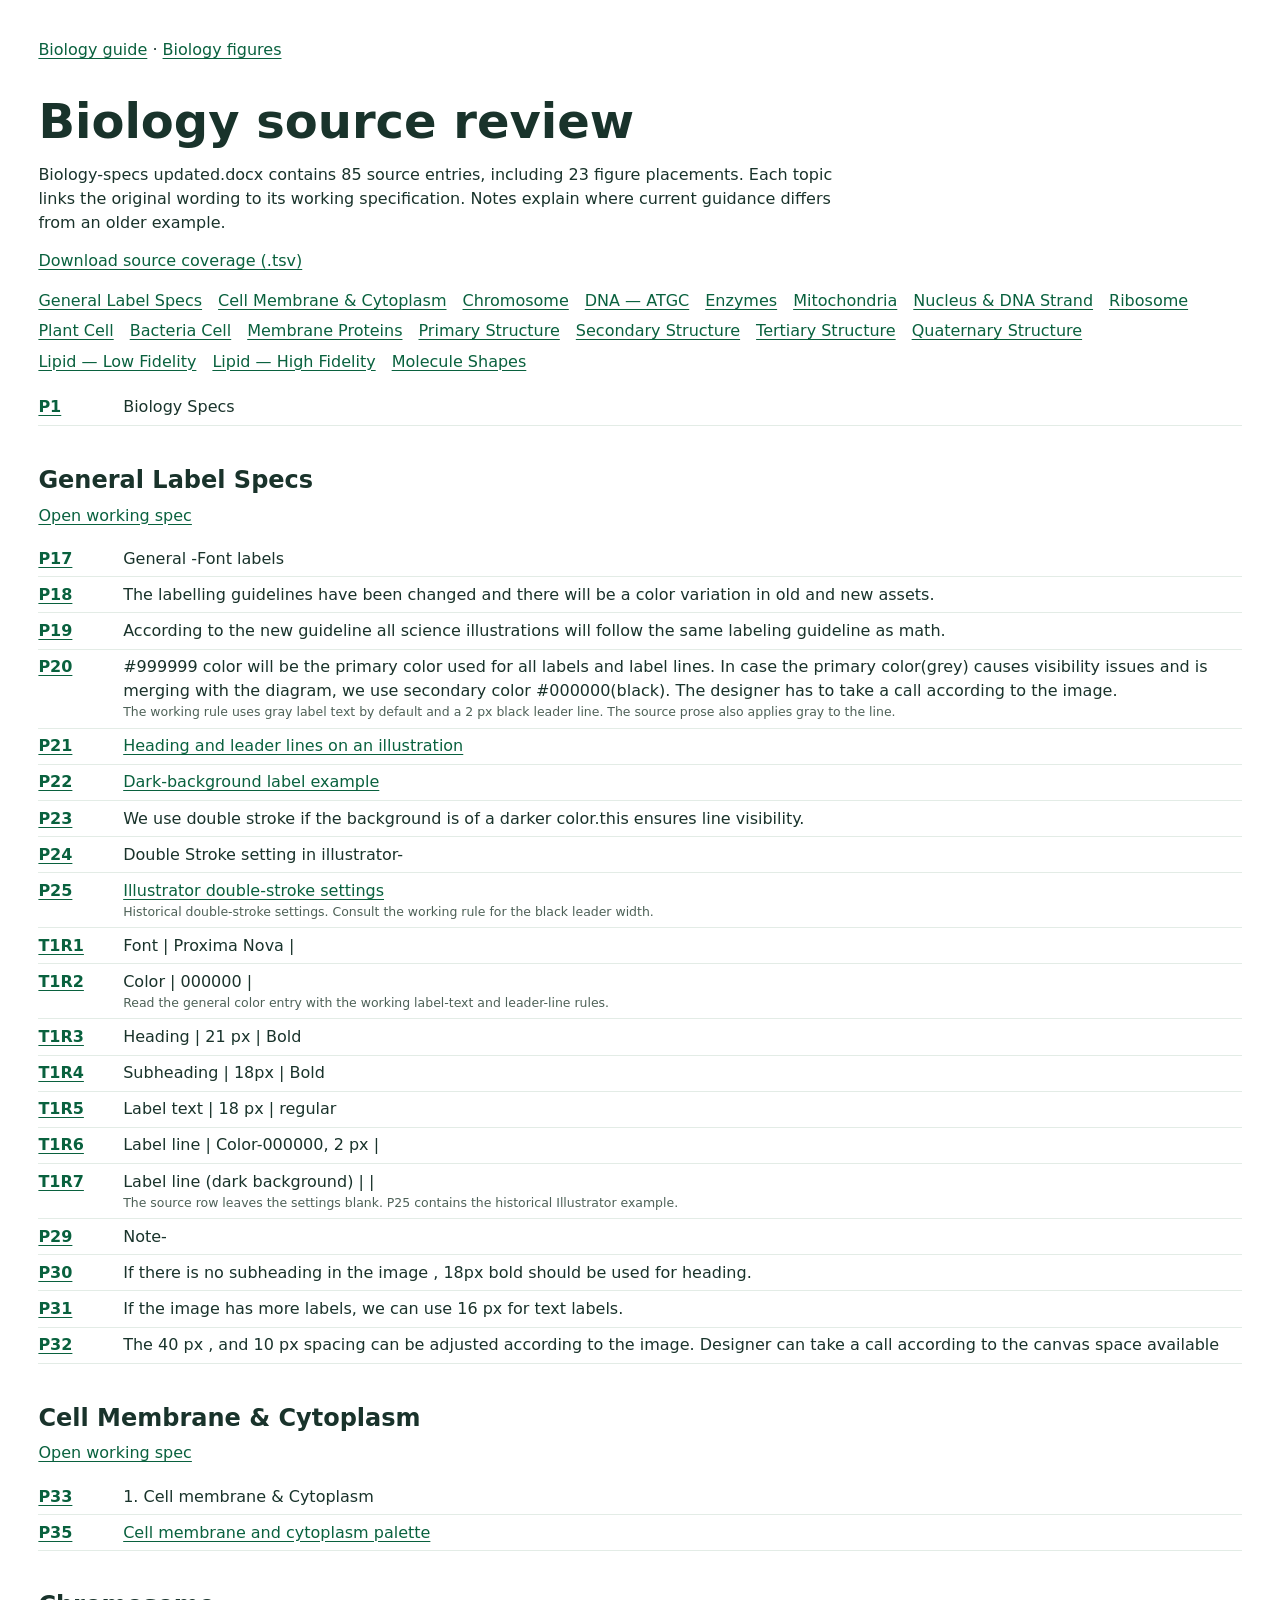
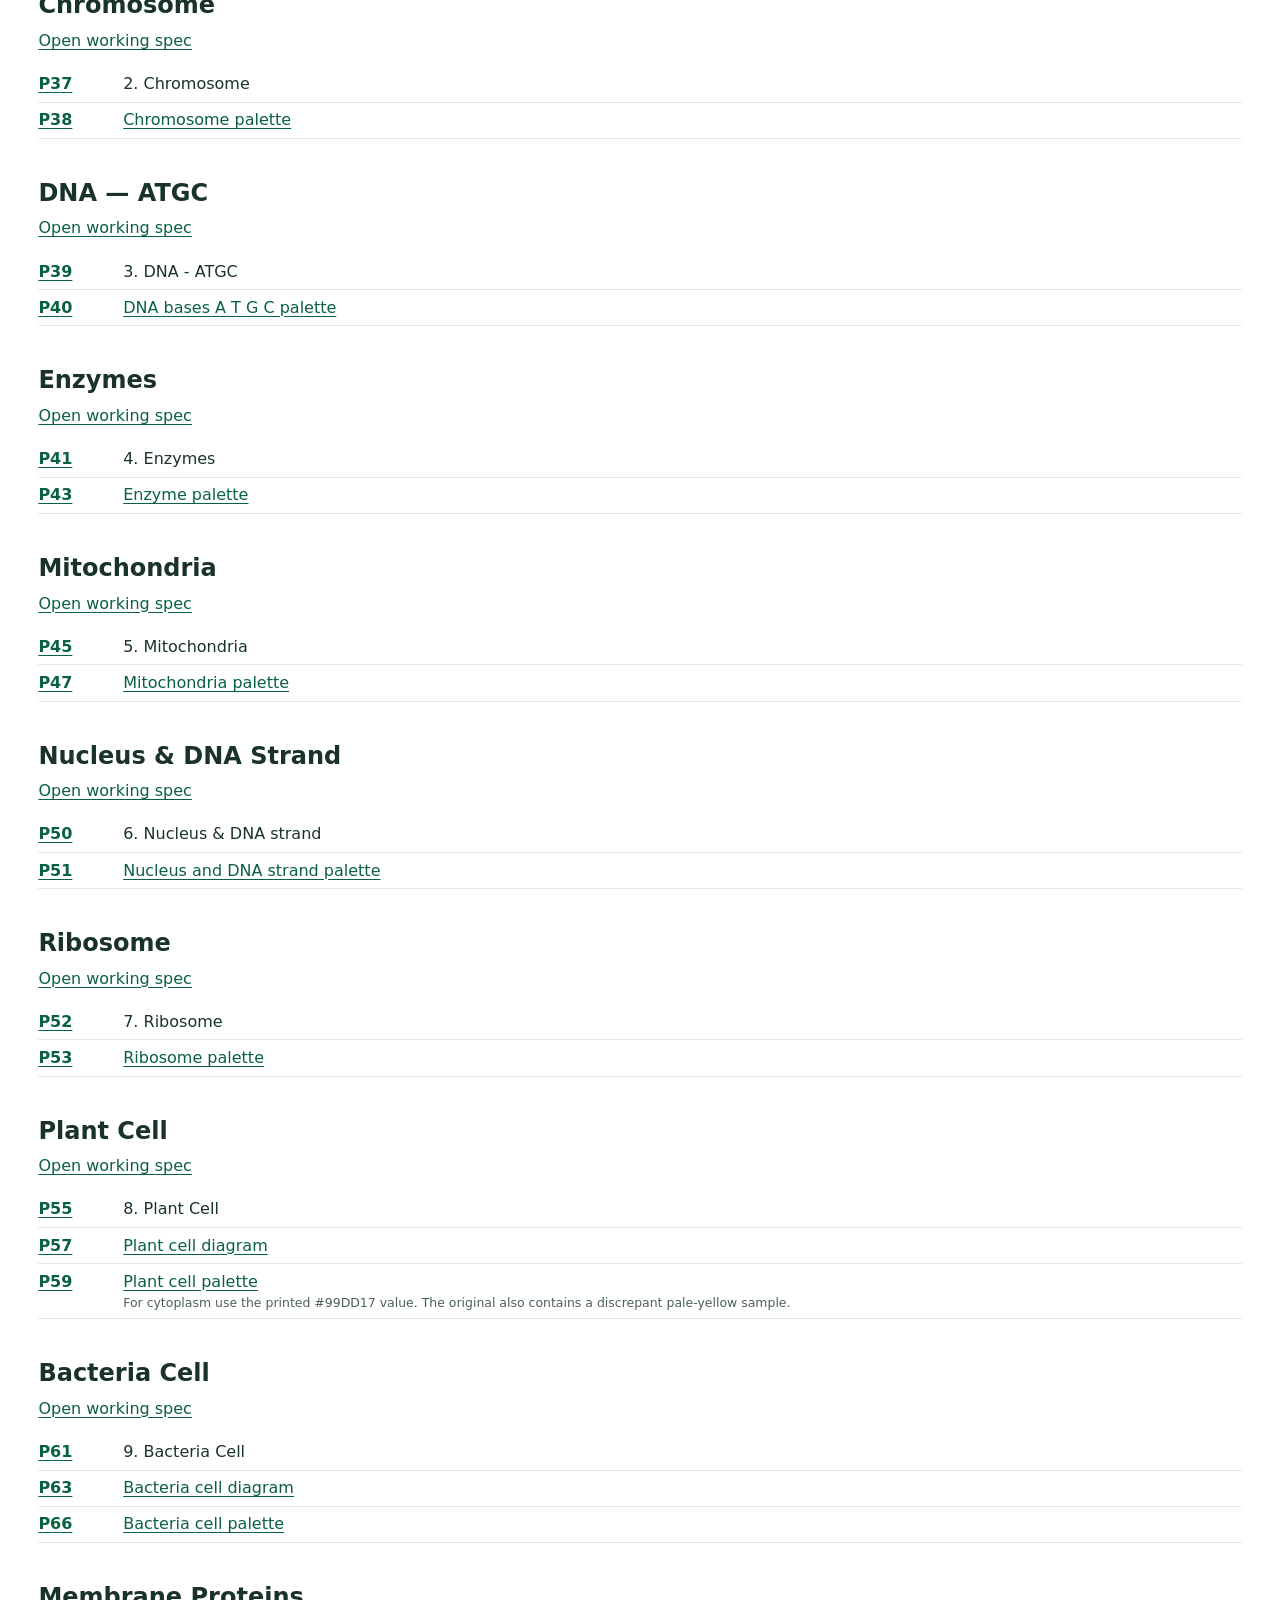
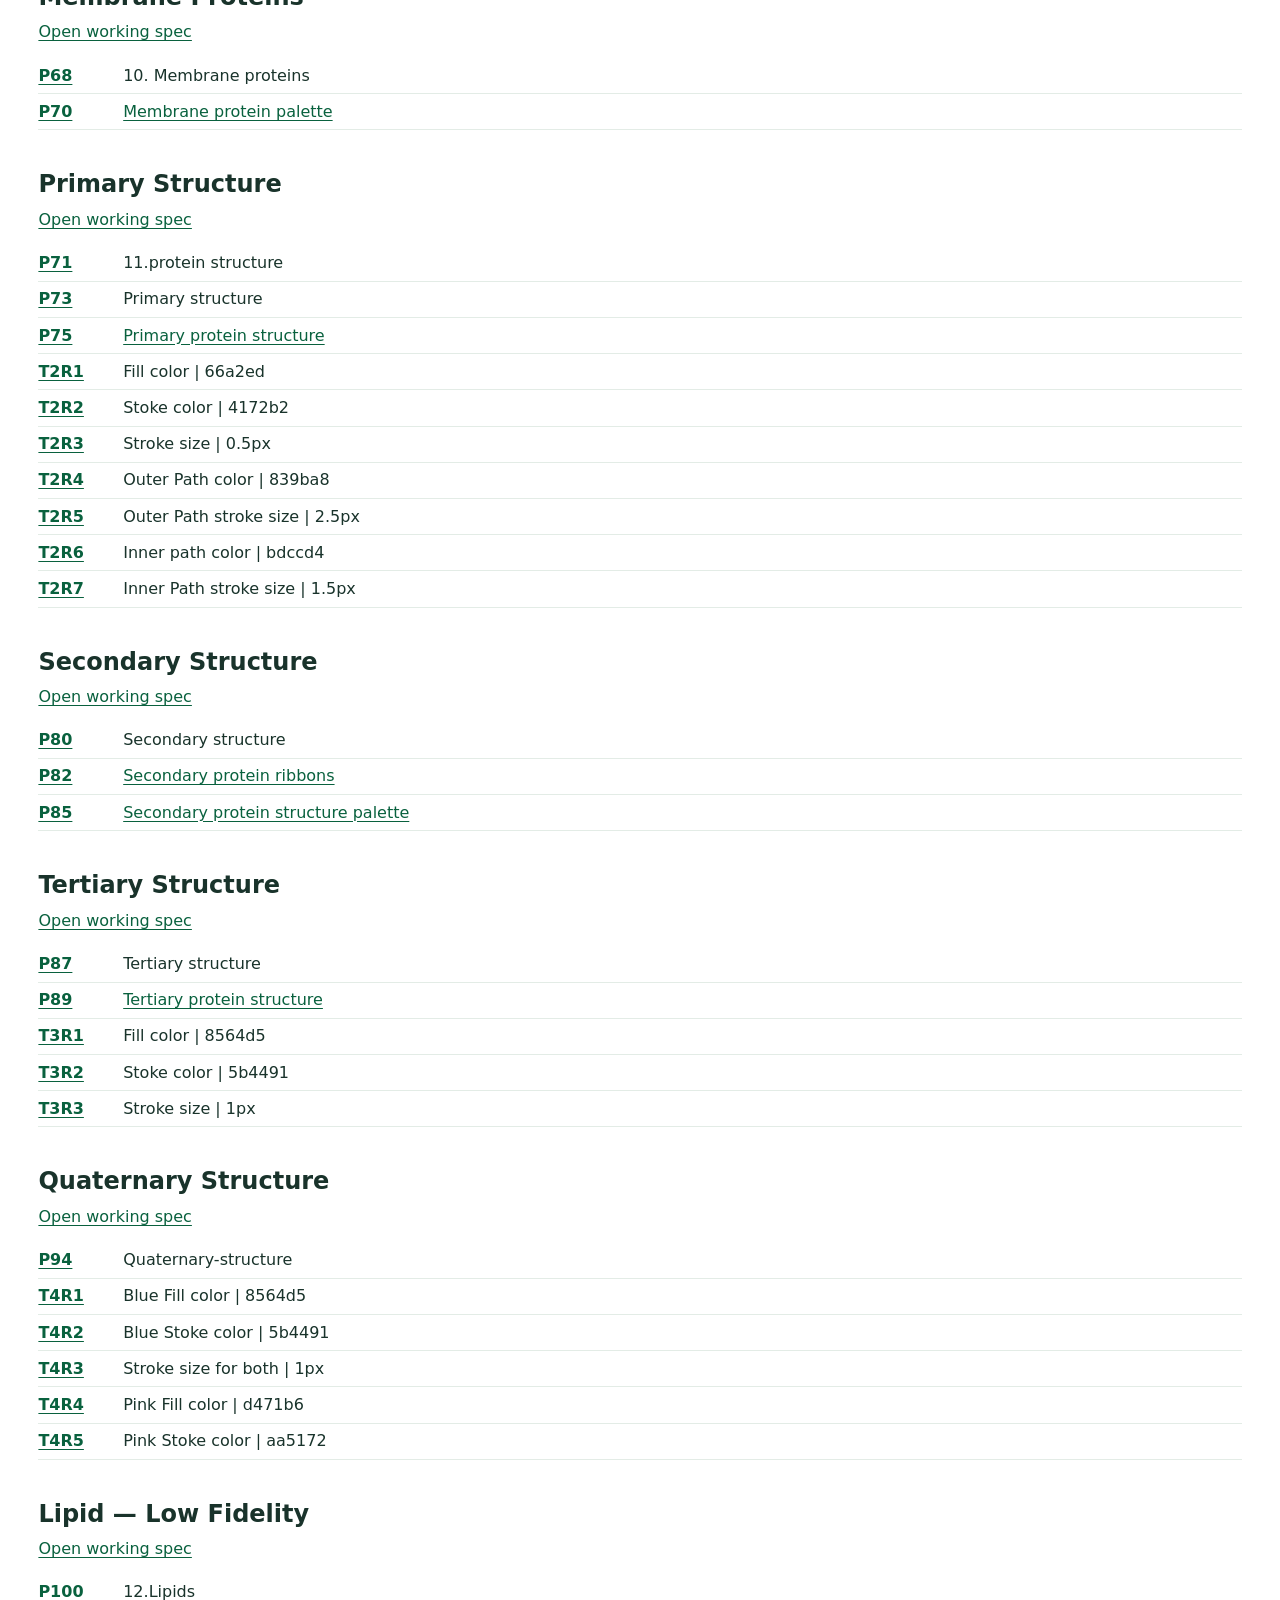
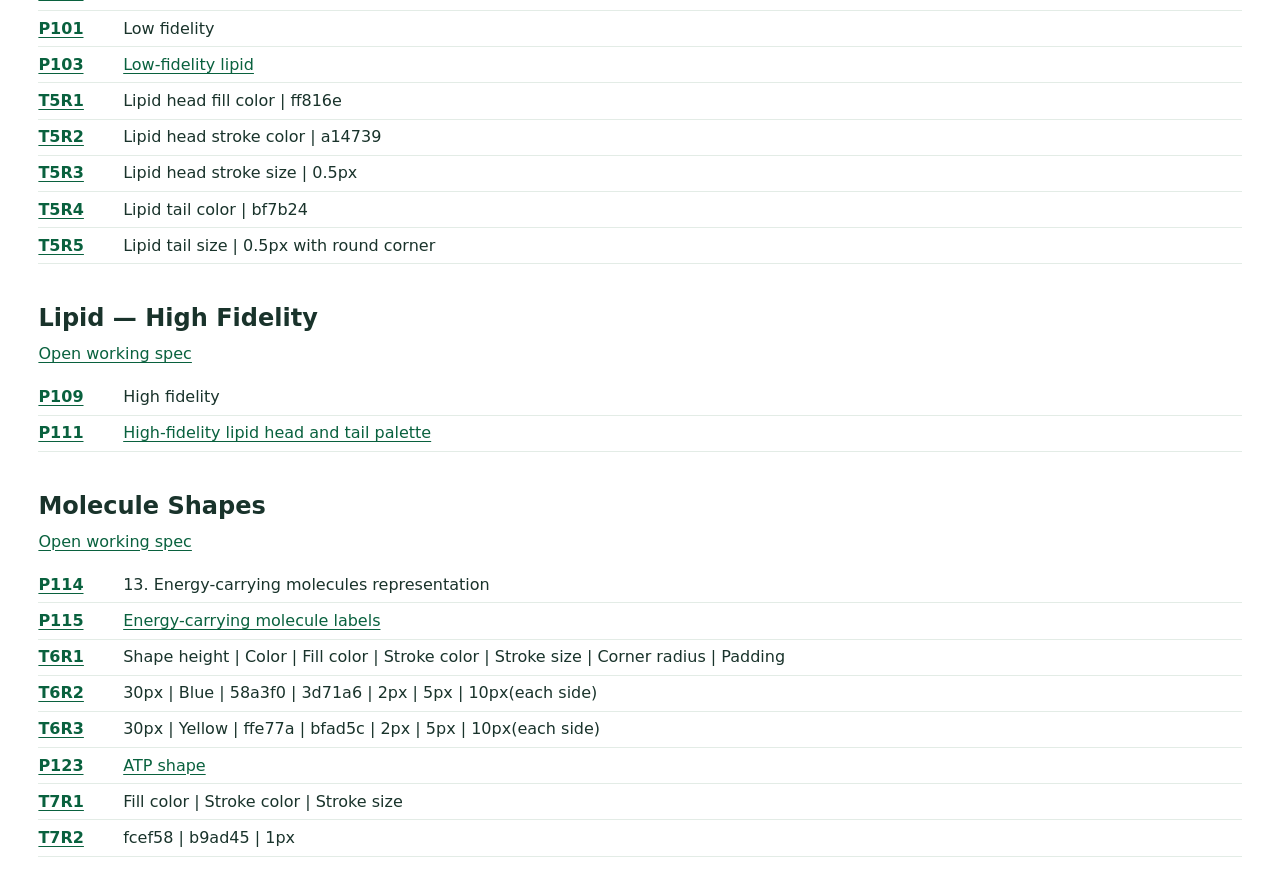
<file: biology-review/index.html>
<!doctype html>
<html lang="en"><head><meta charset="utf-8"><meta name="viewport" content="width=device-width, initial-scale=1"><title>Biology source review · CK-12</title><link rel="stylesheet" href="../math-review/review.css"></head><body><main>
<nav><a href="../?spec=bio-general-labels">Biology guide</a> · <a href="../source-images/?subject=Biology">Biology figures</a></nav>
<h1>Biology source review</h1>
<p>Biology-specs updated.docx contains 85 source entries, including 23 figure placements. Each topic links the original wording to its working specification. Notes explain where current guidance differs from an older example.</p>
<p><a href="source-coverage.tsv" download>Download source coverage (.tsv)</a></p>
<nav class="contents" aria-label="Biology topics"><a href="#topic-bio-general-labels">General Label Specs</a><a href="#topic-cell-membrane">Cell Membrane &amp; Cytoplasm</a><a href="#topic-chromosome">Chromosome</a><a href="#topic-dna-atgc">DNA — ATGC</a><a href="#topic-enzymes">Enzymes</a><a href="#topic-mitochondria">Mitochondria</a><a href="#topic-nucleus-dna">Nucleus &amp; DNA Strand</a><a href="#topic-ribosome">Ribosome</a><a href="#topic-plant-cell">Plant Cell</a><a href="#topic-bacteria-cell">Bacteria Cell</a><a href="#topic-membrane-proteins">Membrane Proteins</a><a href="#topic-protein-primary">Primary Structure</a><a href="#topic-protein-secondary">Secondary Structure</a><a href="#topic-protein-tertiary">Tertiary Structure</a><a href="#topic-protein-quaternary">Quaternary Structure</a><a href="#topic-lipid-low">Lipid — Low Fidelity</a><a href="#topic-lipid-high">Lipid — High Fidelity</a><a href="#topic-energy-molecule">Molecule Shapes</a></nav>
<div class="passage" id="source-P1"><b><a href="#source-P1">P1</a></b><div>Biology Specs</div></div>
<h2 id="topic-bio-general-labels">General Label Specs</h2><p><a href="../?spec=bio-general-labels">Open working spec</a></p>
<div class="passage" id="source-P17"><b><a href="#source-P17">P17</a></b><div>General -Font labels</div></div>
<div class="passage" id="source-P18"><b><a href="#source-P18">P18</a></b><div>The labelling guidelines have been changed and there will be a color variation in old and new assets.</div></div>
<div class="passage" id="source-P19"><b><a href="#source-P19">P19</a></b><div>According to the new guideline all science illustrations will follow the same labeling guideline as math.</div></div>
<div class="passage" id="source-P20"><b><a href="#source-P20">P20</a></b><div>#999999 color will be the primary color used for all labels and label lines. In case the primary color(grey) causes visibility issues and is merging with the diagram, we use secondary color #000000(black). The designer has to take a call according to the image.<small>The working rule uses gray label text by default and a 2 px black leader line. The source prose also applies gray to the line.</small></div></div>
<div class="passage" id="source-P21"><b><a href="#source-P21">P21</a></b><div><a href="../source-images/#biology-updated-p21">Heading and leader lines on an illustration</a></div></div>
<div class="passage" id="source-P22"><b><a href="#source-P22">P22</a></b><div><a href="../source-images/#biology-updated-p22">Dark-background label example</a></div></div>
<div class="passage" id="source-P23"><b><a href="#source-P23">P23</a></b><div>We use double stroke if the background is of a darker color.this ensures line visibility.</div></div>
<div class="passage" id="source-P24"><b><a href="#source-P24">P24</a></b><div>Double Stroke setting in illustrator-</div></div>
<div class="passage" id="source-P25"><b><a href="#source-P25">P25</a></b><div><a href="../source-images/#biology-updated-p25">Illustrator double-stroke settings</a><small>Historical double-stroke settings. Consult the working rule for the black leader width.</small></div></div>
<div class="passage" id="source-T1R1"><b><a href="#source-T1R1">T1R1</a></b><div>Font | Proxima Nova | </div></div>
<div class="passage" id="source-T1R2"><b><a href="#source-T1R2">T1R2</a></b><div>Color | 000000 | <small>Read the general color entry with the working label-text and leader-line rules.</small></div></div>
<div class="passage" id="source-T1R3"><b><a href="#source-T1R3">T1R3</a></b><div>Heading | 21 px | Bold</div></div>
<div class="passage" id="source-T1R4"><b><a href="#source-T1R4">T1R4</a></b><div>Subheading | 18px | Bold</div></div>
<div class="passage" id="source-T1R5"><b><a href="#source-T1R5">T1R5</a></b><div>Label text | 18 px | regular</div></div>
<div class="passage" id="source-T1R6"><b><a href="#source-T1R6">T1R6</a></b><div>Label line | Color-000000,  2 px | </div></div>
<div class="passage" id="source-T1R7"><b><a href="#source-T1R7">T1R7</a></b><div>Label line (dark background) |  | <small>The source row leaves the settings blank. P25 contains the historical Illustrator example.</small></div></div>
<div class="passage" id="source-P29"><b><a href="#source-P29">P29</a></b><div>Note-</div></div>
<div class="passage" id="source-P30"><b><a href="#source-P30">P30</a></b><div>If there is no subheading in the image , 18px bold should be used for heading.</div></div>
<div class="passage" id="source-P31"><b><a href="#source-P31">P31</a></b><div>If the image has more labels, we can use 16 px for text labels.</div></div>
<div class="passage" id="source-P32"><b><a href="#source-P32">P32</a></b><div>The 40 px , and 10 px spacing can be adjusted according to the image. Designer can take a call according to the canvas space available</div></div>
<h2 id="topic-cell-membrane">Cell Membrane &amp; Cytoplasm</h2><p><a href="../?spec=cell-membrane">Open working spec</a></p>
<div class="passage" id="source-P33"><b><a href="#source-P33">P33</a></b><div>1. Cell membrane &amp; Cytoplasm</div></div>
<div class="passage" id="source-P35"><b><a href="#source-P35">P35</a></b><div><a href="../source-images/#biology-updated-p35">Cell membrane and cytoplasm palette</a></div></div>
<h2 id="topic-chromosome">Chromosome</h2><p><a href="../?spec=chromosome">Open working spec</a></p>
<div class="passage" id="source-P37"><b><a href="#source-P37">P37</a></b><div>2. Chromosome</div></div>
<div class="passage" id="source-P38"><b><a href="#source-P38">P38</a></b><div><a href="../source-images/#biology-updated-p38">Chromosome palette</a></div></div>
<h2 id="topic-dna-atgc">DNA — ATGC</h2><p><a href="../?spec=dna-atgc">Open working spec</a></p>
<div class="passage" id="source-P39"><b><a href="#source-P39">P39</a></b><div>3. DNA - ATGC</div></div>
<div class="passage" id="source-P40"><b><a href="#source-P40">P40</a></b><div><a href="../source-images/#biology-updated-p40">DNA bases A T G C palette</a></div></div>
<h2 id="topic-enzymes">Enzymes</h2><p><a href="../?spec=enzymes">Open working spec</a></p>
<div class="passage" id="source-P41"><b><a href="#source-P41">P41</a></b><div>4. Enzymes</div></div>
<div class="passage" id="source-P43"><b><a href="#source-P43">P43</a></b><div><a href="../source-images/#biology-updated-p43">Enzyme palette</a></div></div>
<h2 id="topic-mitochondria">Mitochondria</h2><p><a href="../?spec=mitochondria">Open working spec</a></p>
<div class="passage" id="source-P45"><b><a href="#source-P45">P45</a></b><div>5. Mitochondria</div></div>
<div class="passage" id="source-P47"><b><a href="#source-P47">P47</a></b><div><a href="../source-images/#biology-updated-p47">Mitochondria palette</a></div></div>
<h2 id="topic-nucleus-dna">Nucleus &amp; DNA Strand</h2><p><a href="../?spec=nucleus-dna">Open working spec</a></p>
<div class="passage" id="source-P50"><b><a href="#source-P50">P50</a></b><div>6. Nucleus &amp; DNA strand</div></div>
<div class="passage" id="source-P51"><b><a href="#source-P51">P51</a></b><div><a href="../source-images/#biology-updated-p51">Nucleus and DNA strand palette</a></div></div>
<h2 id="topic-ribosome">Ribosome</h2><p><a href="../?spec=ribosome">Open working spec</a></p>
<div class="passage" id="source-P52"><b><a href="#source-P52">P52</a></b><div>7. Ribosome</div></div>
<div class="passage" id="source-P53"><b><a href="#source-P53">P53</a></b><div><a href="../source-images/#biology-updated-p53">Ribosome palette</a></div></div>
<h2 id="topic-plant-cell">Plant Cell</h2><p><a href="../?spec=plant-cell">Open working spec</a></p>
<div class="passage" id="source-P55"><b><a href="#source-P55">P55</a></b><div>8. Plant Cell</div></div>
<div class="passage" id="source-P57"><b><a href="#source-P57">P57</a></b><div><a href="../source-images/#biology-updated-p57">Plant cell diagram</a></div></div>
<div class="passage" id="source-P59"><b><a href="#source-P59">P59</a></b><div><a href="../source-images/#biology-updated-p59">Plant cell palette</a><small>For cytoplasm use the printed #99DD17 value. The original also contains a discrepant pale-yellow sample.</small></div></div>
<h2 id="topic-bacteria-cell">Bacteria Cell</h2><p><a href="../?spec=bacteria-cell">Open working spec</a></p>
<div class="passage" id="source-P61"><b><a href="#source-P61">P61</a></b><div>9. Bacteria Cell</div></div>
<div class="passage" id="source-P63"><b><a href="#source-P63">P63</a></b><div><a href="../source-images/#biology-updated-p63">Bacteria cell diagram</a></div></div>
<div class="passage" id="source-P66"><b><a href="#source-P66">P66</a></b><div><a href="../source-images/#biology-updated-p66">Bacteria cell palette</a></div></div>
<h2 id="topic-membrane-proteins">Membrane Proteins</h2><p><a href="../?spec=membrane-proteins">Open working spec</a></p>
<div class="passage" id="source-P68"><b><a href="#source-P68">P68</a></b><div>10. Membrane proteins</div></div>
<div class="passage" id="source-P70"><b><a href="#source-P70">P70</a></b><div><a href="../source-images/#biology-updated-p70">Membrane protein palette</a></div></div>
<h2 id="topic-protein-primary">Primary Structure</h2><p><a href="../?spec=protein-primary">Open working spec</a></p>
<div class="passage" id="source-P71"><b><a href="#source-P71">P71</a></b><div>11.protein structure</div></div>
<div class="passage" id="source-P73"><b><a href="#source-P73">P73</a></b><div>Primary structure</div></div>
<div class="passage" id="source-P75"><b><a href="#source-P75">P75</a></b><div><a href="../source-images/#biology-updated-p75">Primary protein structure</a></div></div>
<div class="passage" id="source-T2R1"><b><a href="#source-T2R1">T2R1</a></b><div>Fill color | 66a2ed</div></div>
<div class="passage" id="source-T2R2"><b><a href="#source-T2R2">T2R2</a></b><div>Stoke color | 4172b2</div></div>
<div class="passage" id="source-T2R3"><b><a href="#source-T2R3">T2R3</a></b><div>Stroke size | 0.5px</div></div>
<div class="passage" id="source-T2R4"><b><a href="#source-T2R4">T2R4</a></b><div>Outer Path color | 839ba8</div></div>
<div class="passage" id="source-T2R5"><b><a href="#source-T2R5">T2R5</a></b><div>Outer Path stroke size | 2.5px</div></div>
<div class="passage" id="source-T2R6"><b><a href="#source-T2R6">T2R6</a></b><div>Inner path color | bdccd4</div></div>
<div class="passage" id="source-T2R7"><b><a href="#source-T2R7">T2R7</a></b><div>Inner Path stroke size | 1.5px</div></div>
<h2 id="topic-protein-secondary">Secondary Structure</h2><p><a href="../?spec=protein-secondary">Open working spec</a></p>
<div class="passage" id="source-P80"><b><a href="#source-P80">P80</a></b><div>Secondary structure</div></div>
<div class="passage" id="source-P82"><b><a href="#source-P82">P82</a></b><div><a href="../source-images/#biology-updated-p82">Secondary protein ribbons</a></div></div>
<div class="passage" id="source-P85"><b><a href="#source-P85">P85</a></b><div><a href="../source-images/#biology-updated-p85">Secondary protein structure palette</a></div></div>
<h2 id="topic-protein-tertiary">Tertiary Structure</h2><p><a href="../?spec=protein-tertiary">Open working spec</a></p>
<div class="passage" id="source-P87"><b><a href="#source-P87">P87</a></b><div>Tertiary structure</div></div>
<div class="passage" id="source-P89"><b><a href="#source-P89">P89</a></b><div><a href="../source-images/#biology-updated-p89">Tertiary protein structure</a></div></div>
<div class="passage" id="source-T3R1"><b><a href="#source-T3R1">T3R1</a></b><div>Fill color | 8564d5</div></div>
<div class="passage" id="source-T3R2"><b><a href="#source-T3R2">T3R2</a></b><div>Stoke color | 5b4491</div></div>
<div class="passage" id="source-T3R3"><b><a href="#source-T3R3">T3R3</a></b><div>Stroke size | 1px</div></div>
<h2 id="topic-protein-quaternary">Quaternary Structure</h2><p><a href="../?spec=protein-quaternary">Open working spec</a></p>
<div class="passage" id="source-P94"><b><a href="#source-P94">P94</a></b><div>Quaternary-structure</div></div>
<div class="passage" id="source-T4R1"><b><a href="#source-T4R1">T4R1</a></b><div>Blue Fill color | 8564d5</div></div>
<div class="passage" id="source-T4R2"><b><a href="#source-T4R2">T4R2</a></b><div>Blue Stoke color | 5b4491</div></div>
<div class="passage" id="source-T4R3"><b><a href="#source-T4R3">T4R3</a></b><div>Stroke size for both | 1px</div></div>
<div class="passage" id="source-T4R4"><b><a href="#source-T4R4">T4R4</a></b><div>Pink Fill color | d471b6</div></div>
<div class="passage" id="source-T4R5"><b><a href="#source-T4R5">T4R5</a></b><div>Pink Stoke color | aa5172</div></div>
<h2 id="topic-lipid-low">Lipid — Low Fidelity</h2><p><a href="../?spec=lipid-low">Open working spec</a></p>
<div class="passage" id="source-P100"><b><a href="#source-P100">P100</a></b><div>12.Lipids</div></div>
<div class="passage" id="source-P101"><b><a href="#source-P101">P101</a></b><div>Low fidelity</div></div>
<div class="passage" id="source-P103"><b><a href="#source-P103">P103</a></b><div><a href="../source-images/#biology-updated-p103">Low-fidelity lipid</a></div></div>
<div class="passage" id="source-T5R1"><b><a href="#source-T5R1">T5R1</a></b><div>Lipid head fill color | ff816e</div></div>
<div class="passage" id="source-T5R2"><b><a href="#source-T5R2">T5R2</a></b><div>Lipid head stroke color | a14739</div></div>
<div class="passage" id="source-T5R3"><b><a href="#source-T5R3">T5R3</a></b><div>Lipid head stroke size | 0.5px</div></div>
<div class="passage" id="source-T5R4"><b><a href="#source-T5R4">T5R4</a></b><div>Lipid tail color | bf7b24</div></div>
<div class="passage" id="source-T5R5"><b><a href="#source-T5R5">T5R5</a></b><div>Lipid tail size | 0.5px with round corner</div></div>
<h2 id="topic-lipid-high">Lipid — High Fidelity</h2><p><a href="../?spec=lipid-high">Open working spec</a></p>
<div class="passage" id="source-P109"><b><a href="#source-P109">P109</a></b><div>High fidelity</div></div>
<div class="passage" id="source-P111"><b><a href="#source-P111">P111</a></b><div><a href="../source-images/#biology-updated-p111">High-fidelity lipid head and tail palette</a></div></div>
<h2 id="topic-energy-molecule">Molecule Shapes</h2><p><a href="../?spec=energy-molecule">Open working spec</a></p>
<div class="passage" id="source-P114"><b><a href="#source-P114">P114</a></b><div>13. Energy-carrying molecules representation</div></div>
<div class="passage" id="source-P115"><b><a href="#source-P115">P115</a></b><div><a href="../source-images/#biology-updated-p115">Energy-carrying molecule labels</a></div></div>
<div class="passage" id="source-T6R1"><b><a href="#source-T6R1">T6R1</a></b><div>Shape height | Color | Fill color | Stroke color | Stroke size | Corner radius | Padding</div></div>
<div class="passage" id="source-T6R2"><b><a href="#source-T6R2">T6R2</a></b><div>30px | Blue | 58a3f0 | 3d71a6 | 2px | 5px | 10px(each side)</div></div>
<div class="passage" id="source-T6R3"><b><a href="#source-T6R3">T6R3</a></b><div>30px | Yellow | ffe77a | bfad5c | 2px | 5px | 10px(each side)</div></div>
<div class="passage" id="source-P123"><b><a href="#source-P123">P123</a></b><div><a href="../source-images/#biology-updated-p123">ATP shape</a></div></div>
<div class="passage" id="source-T7R1"><b><a href="#source-T7R1">T7R1</a></b><div>Fill color | Stroke color | Stroke size</div></div>
<div class="passage" id="source-T7R2"><b><a href="#source-T7R2">T7R2</a></b><div>fcef58 | b9ad45 | 1px</div></div>
</main></body></html>
</file>
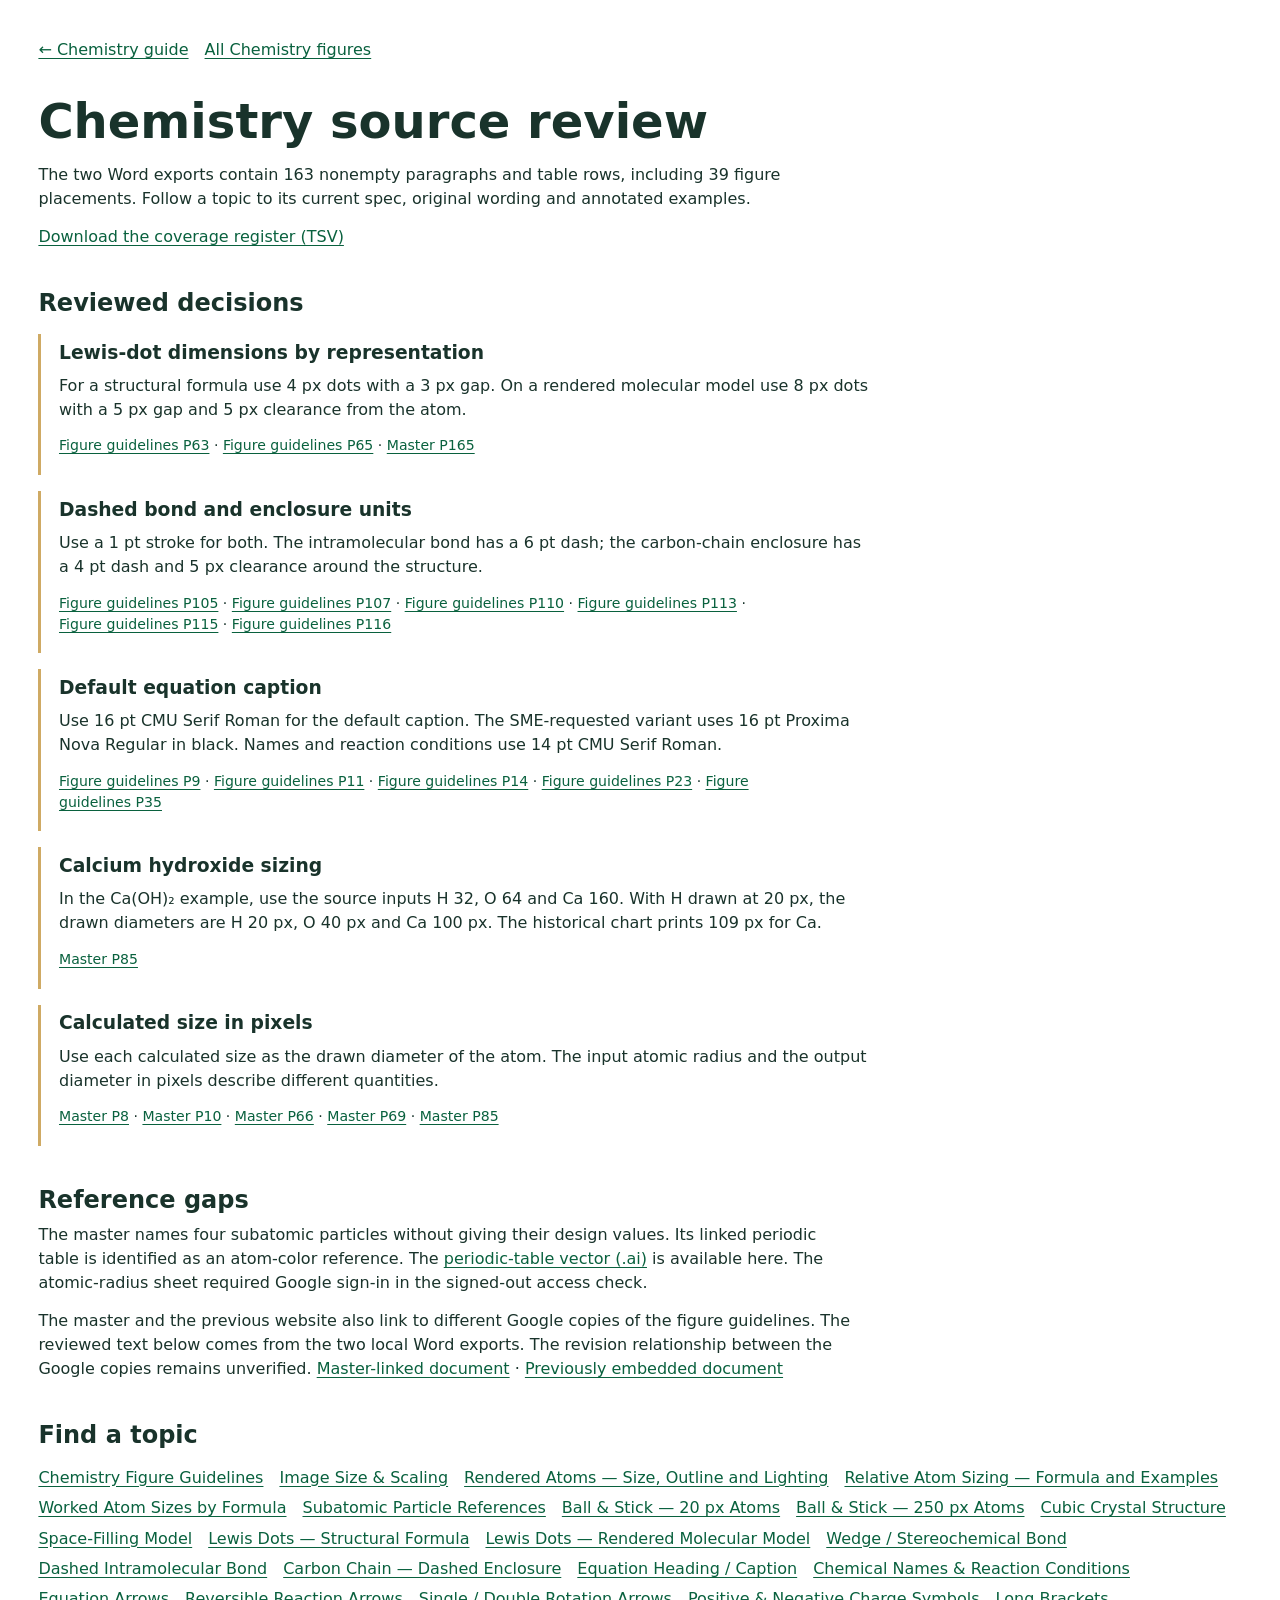
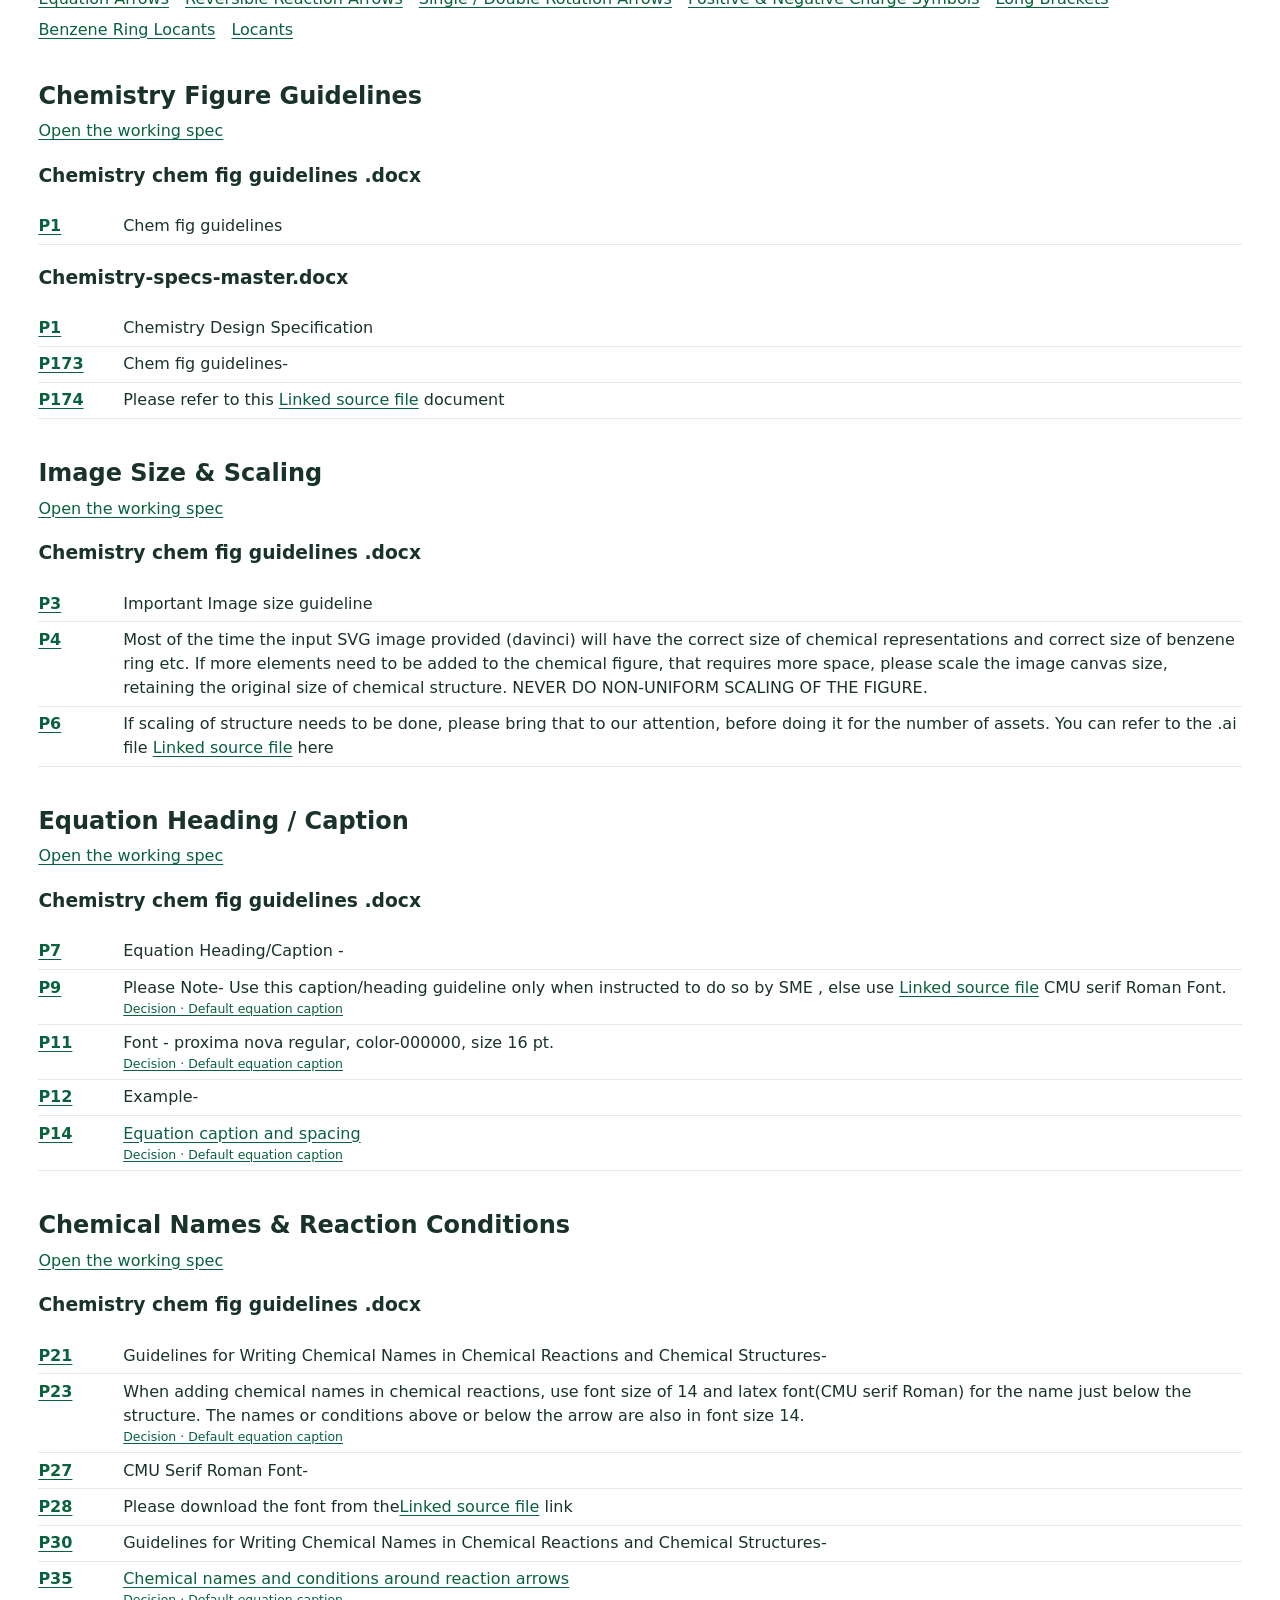
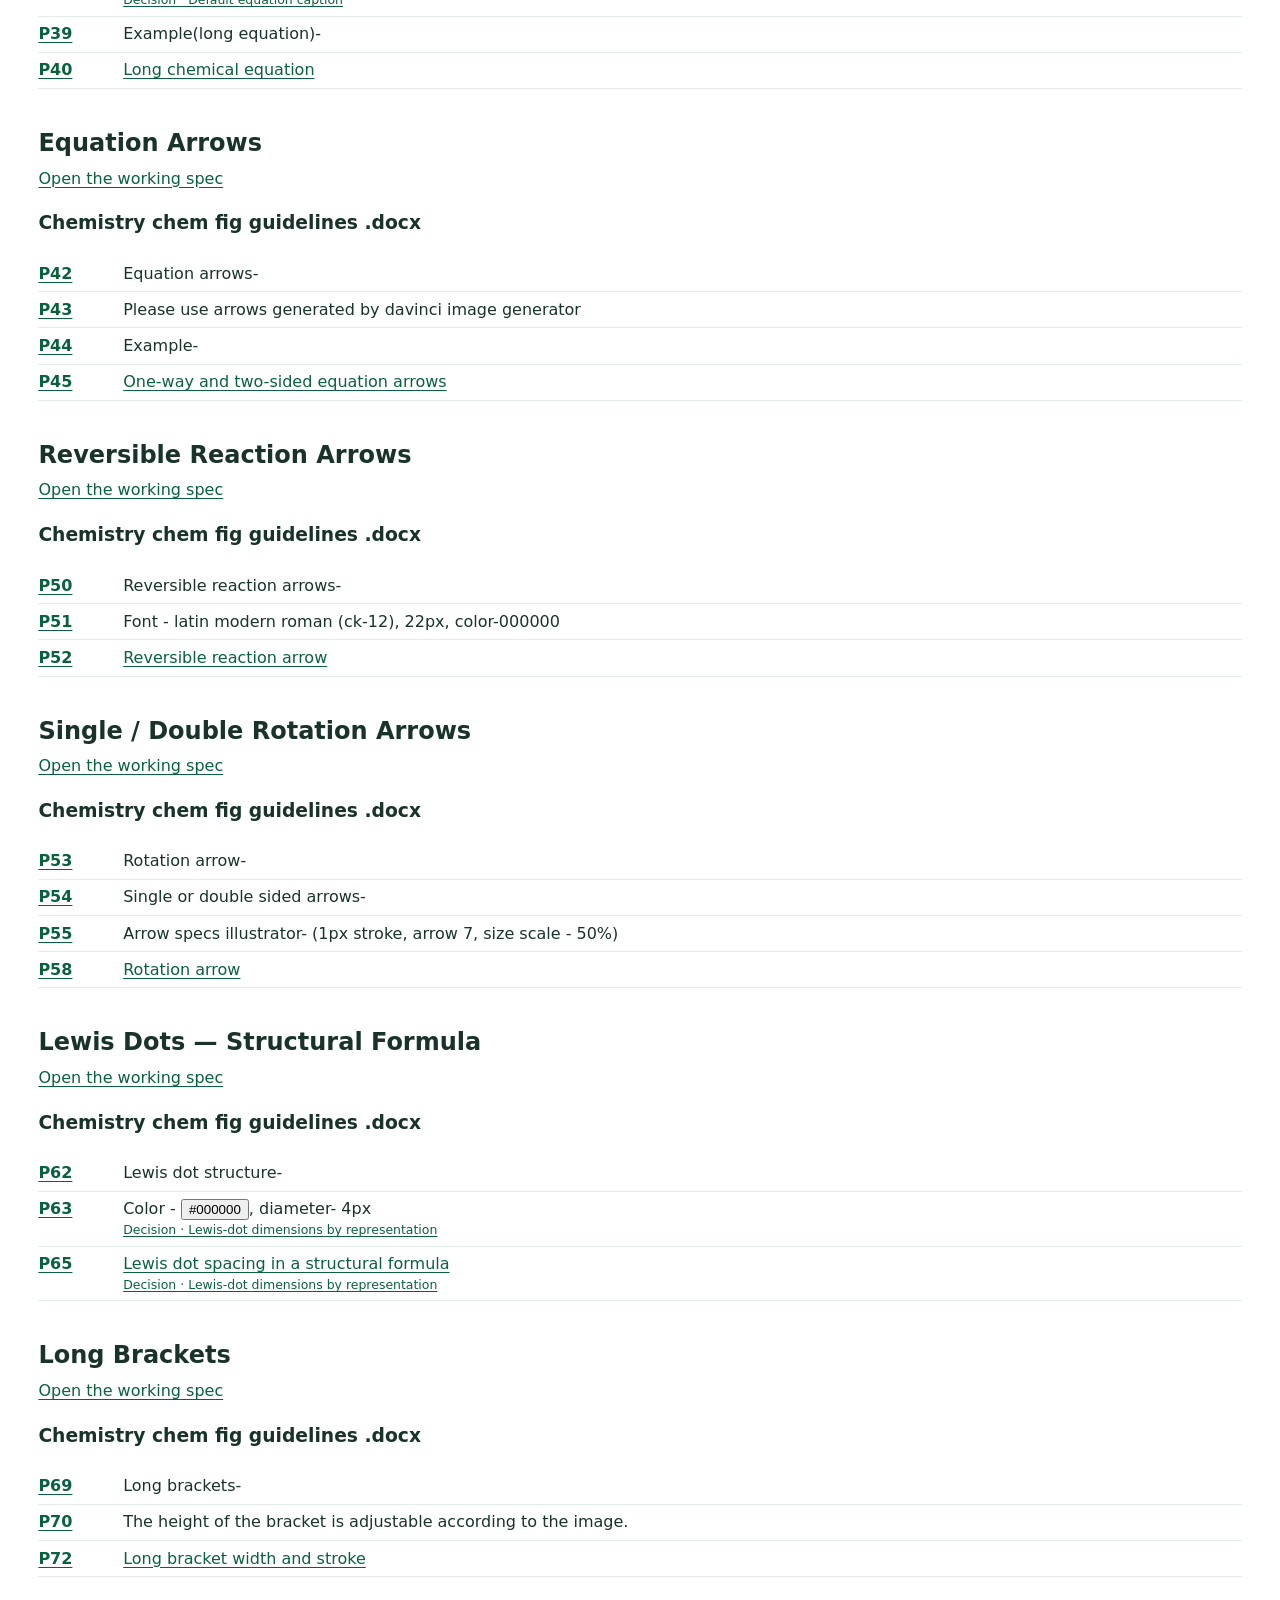
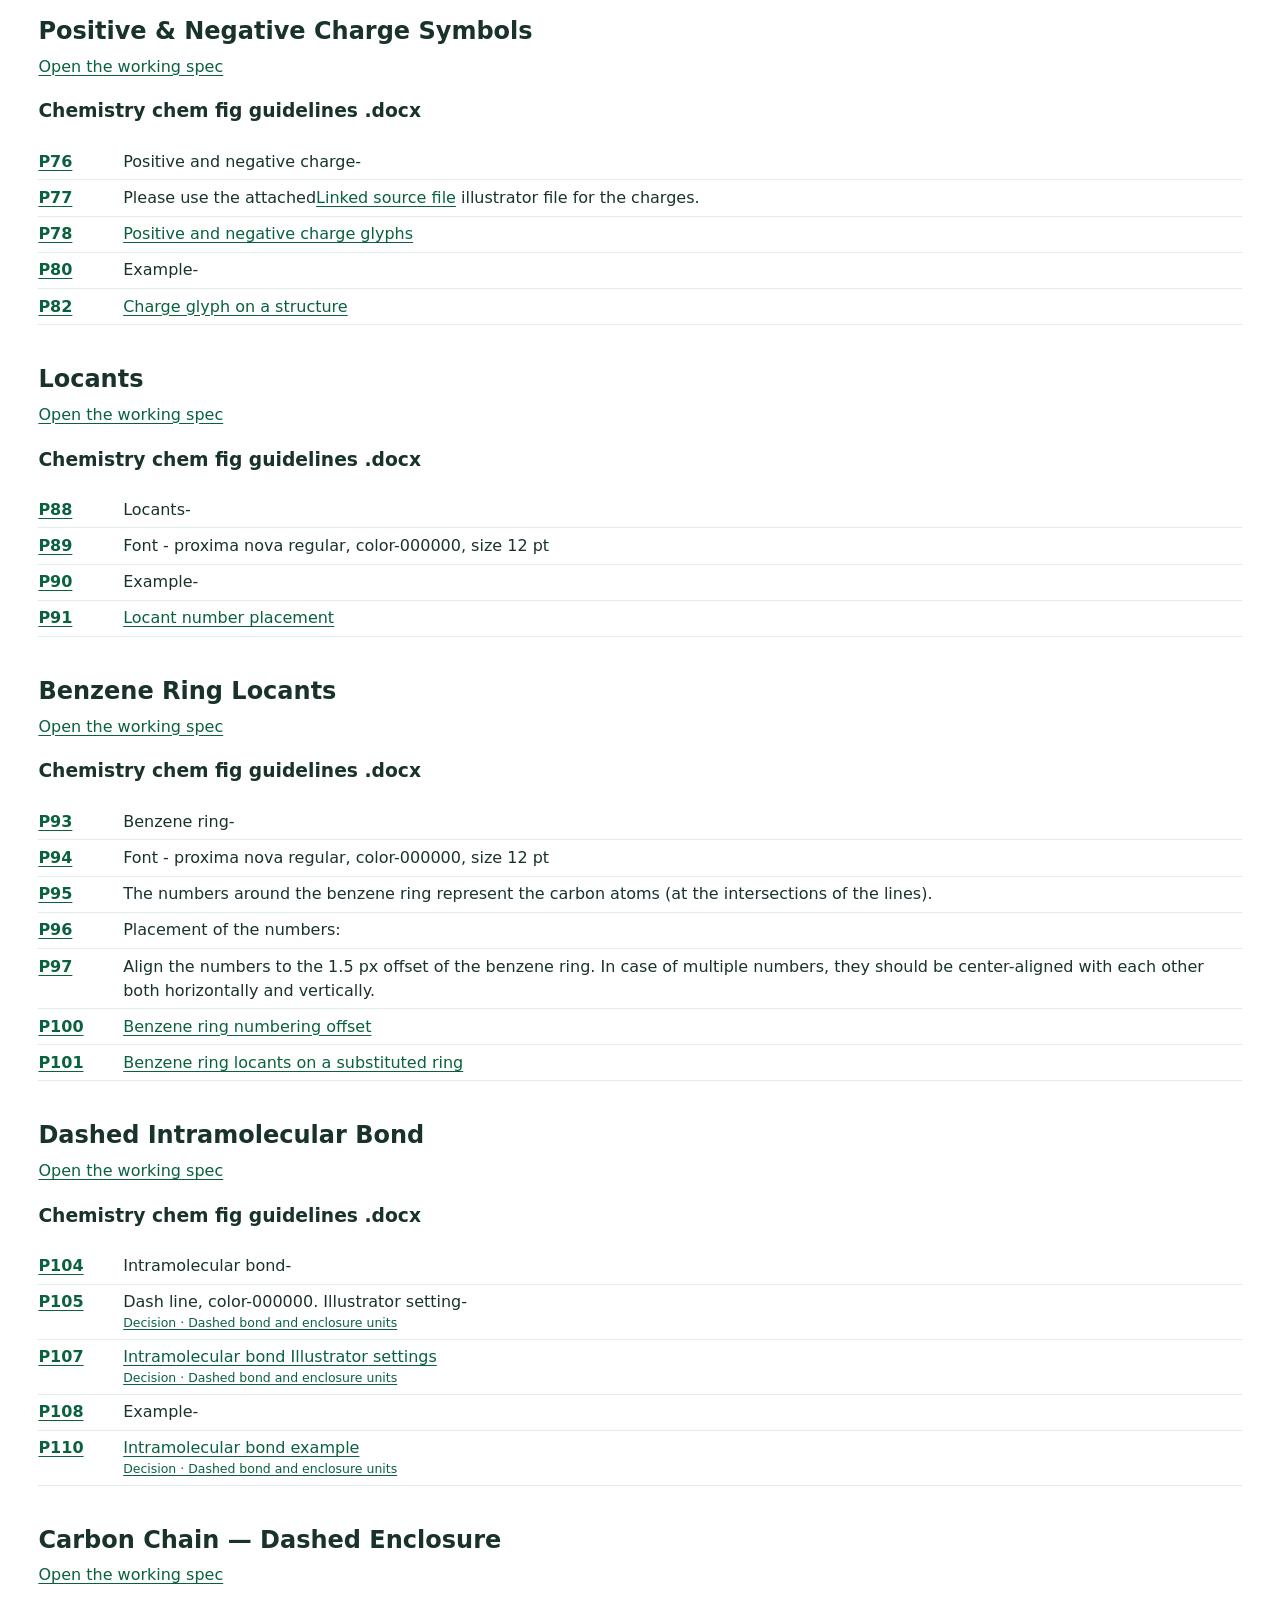
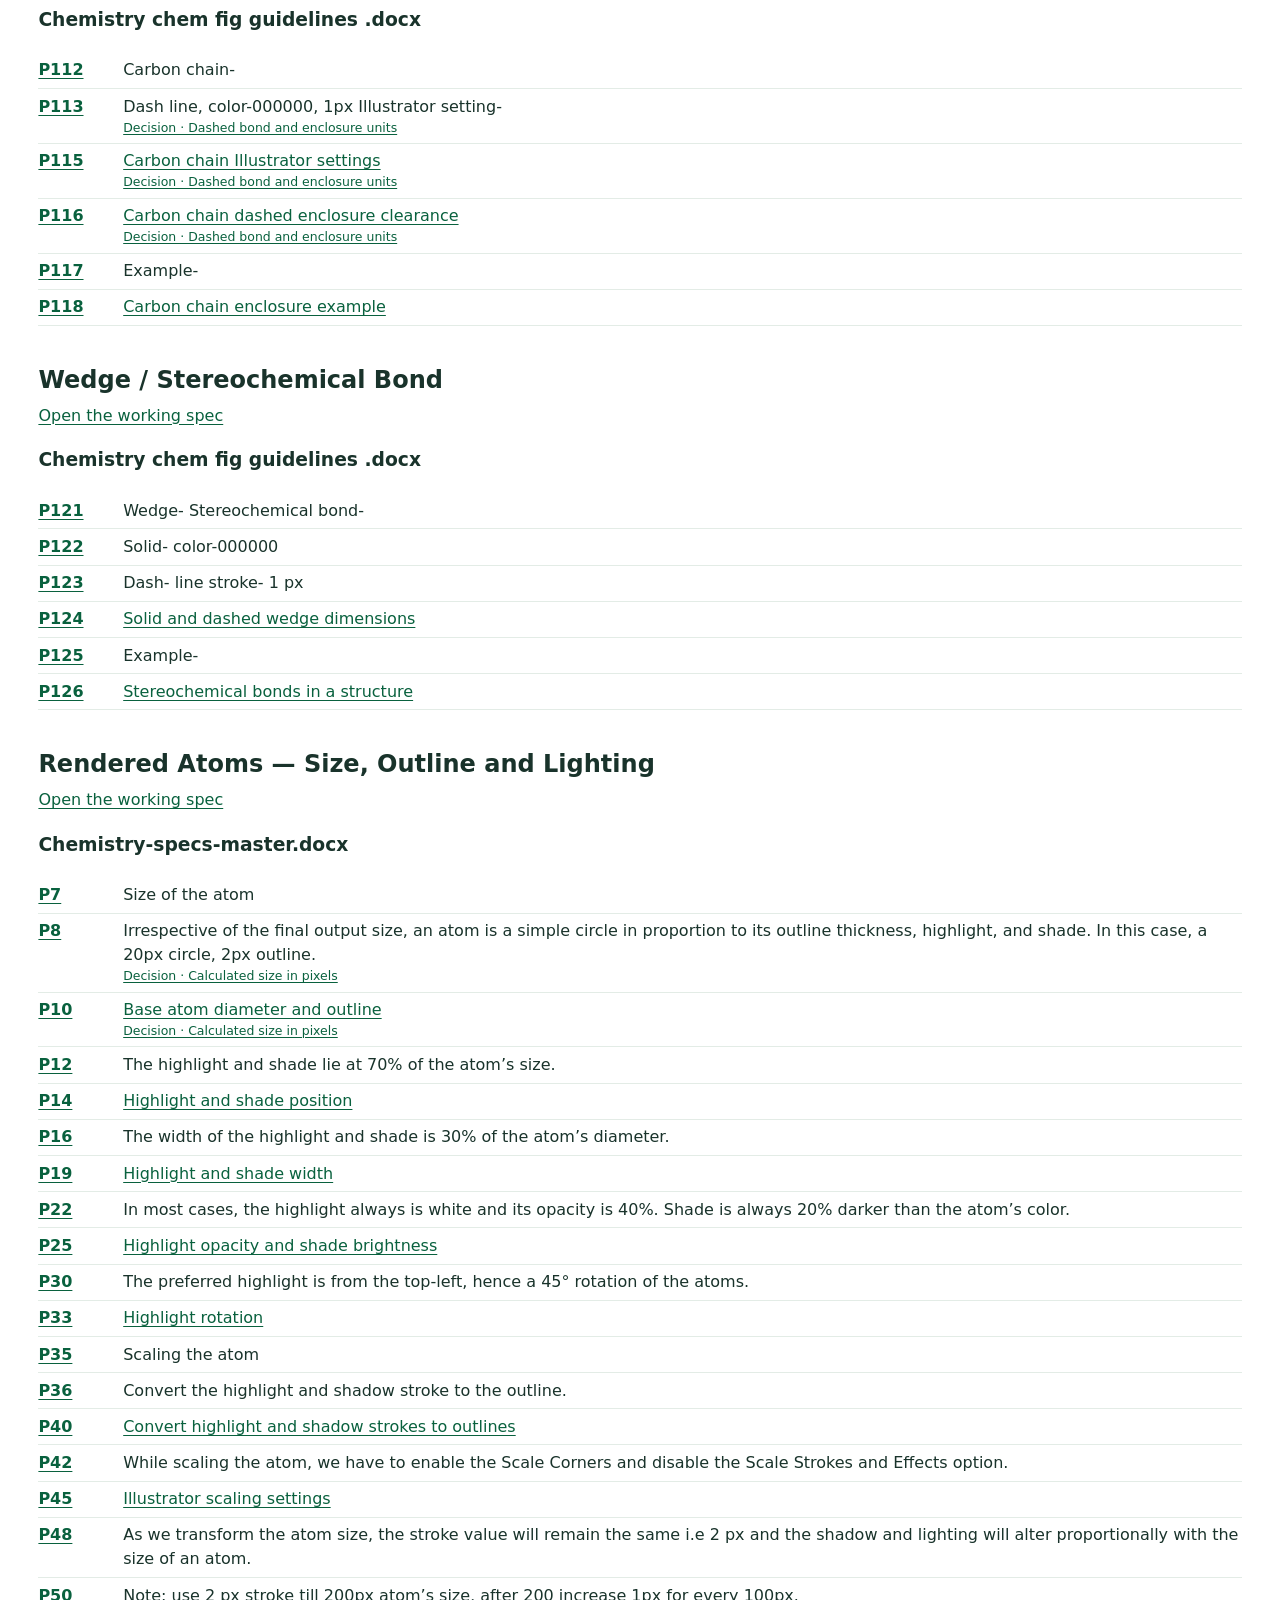
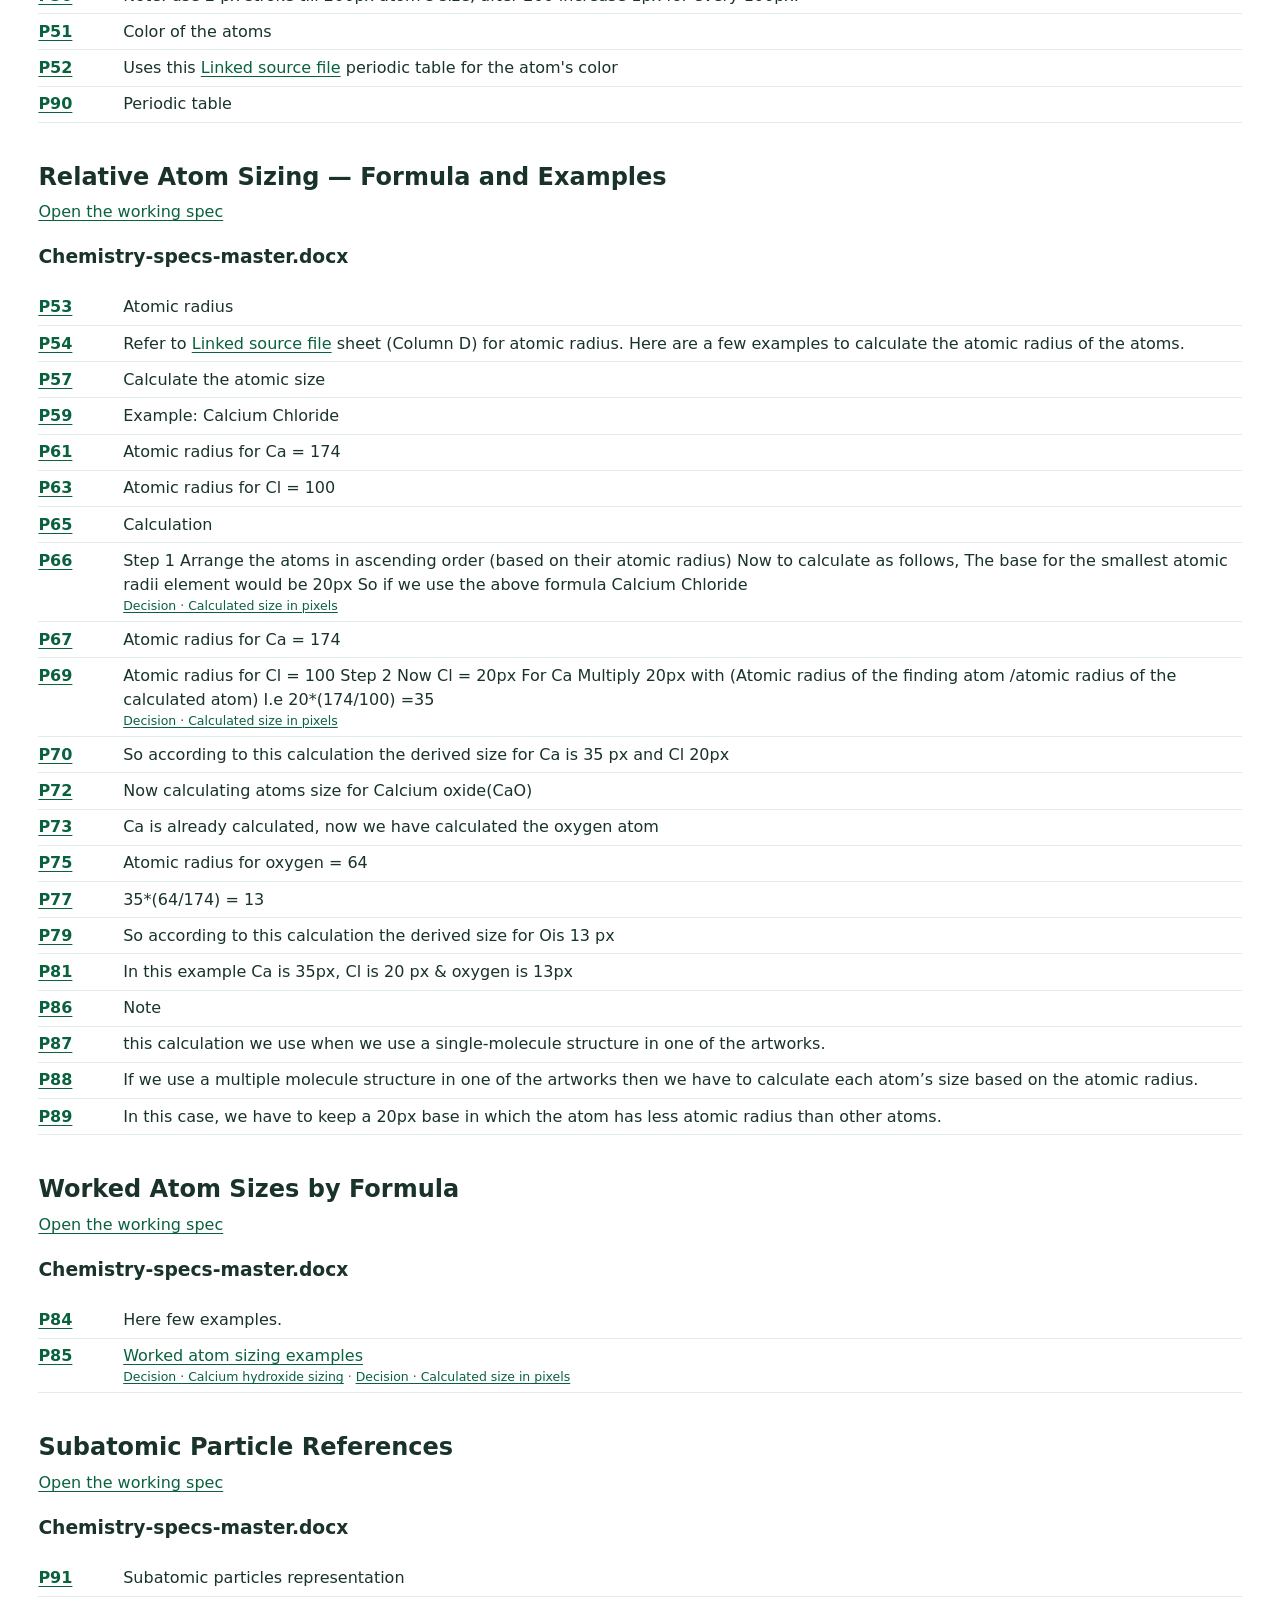
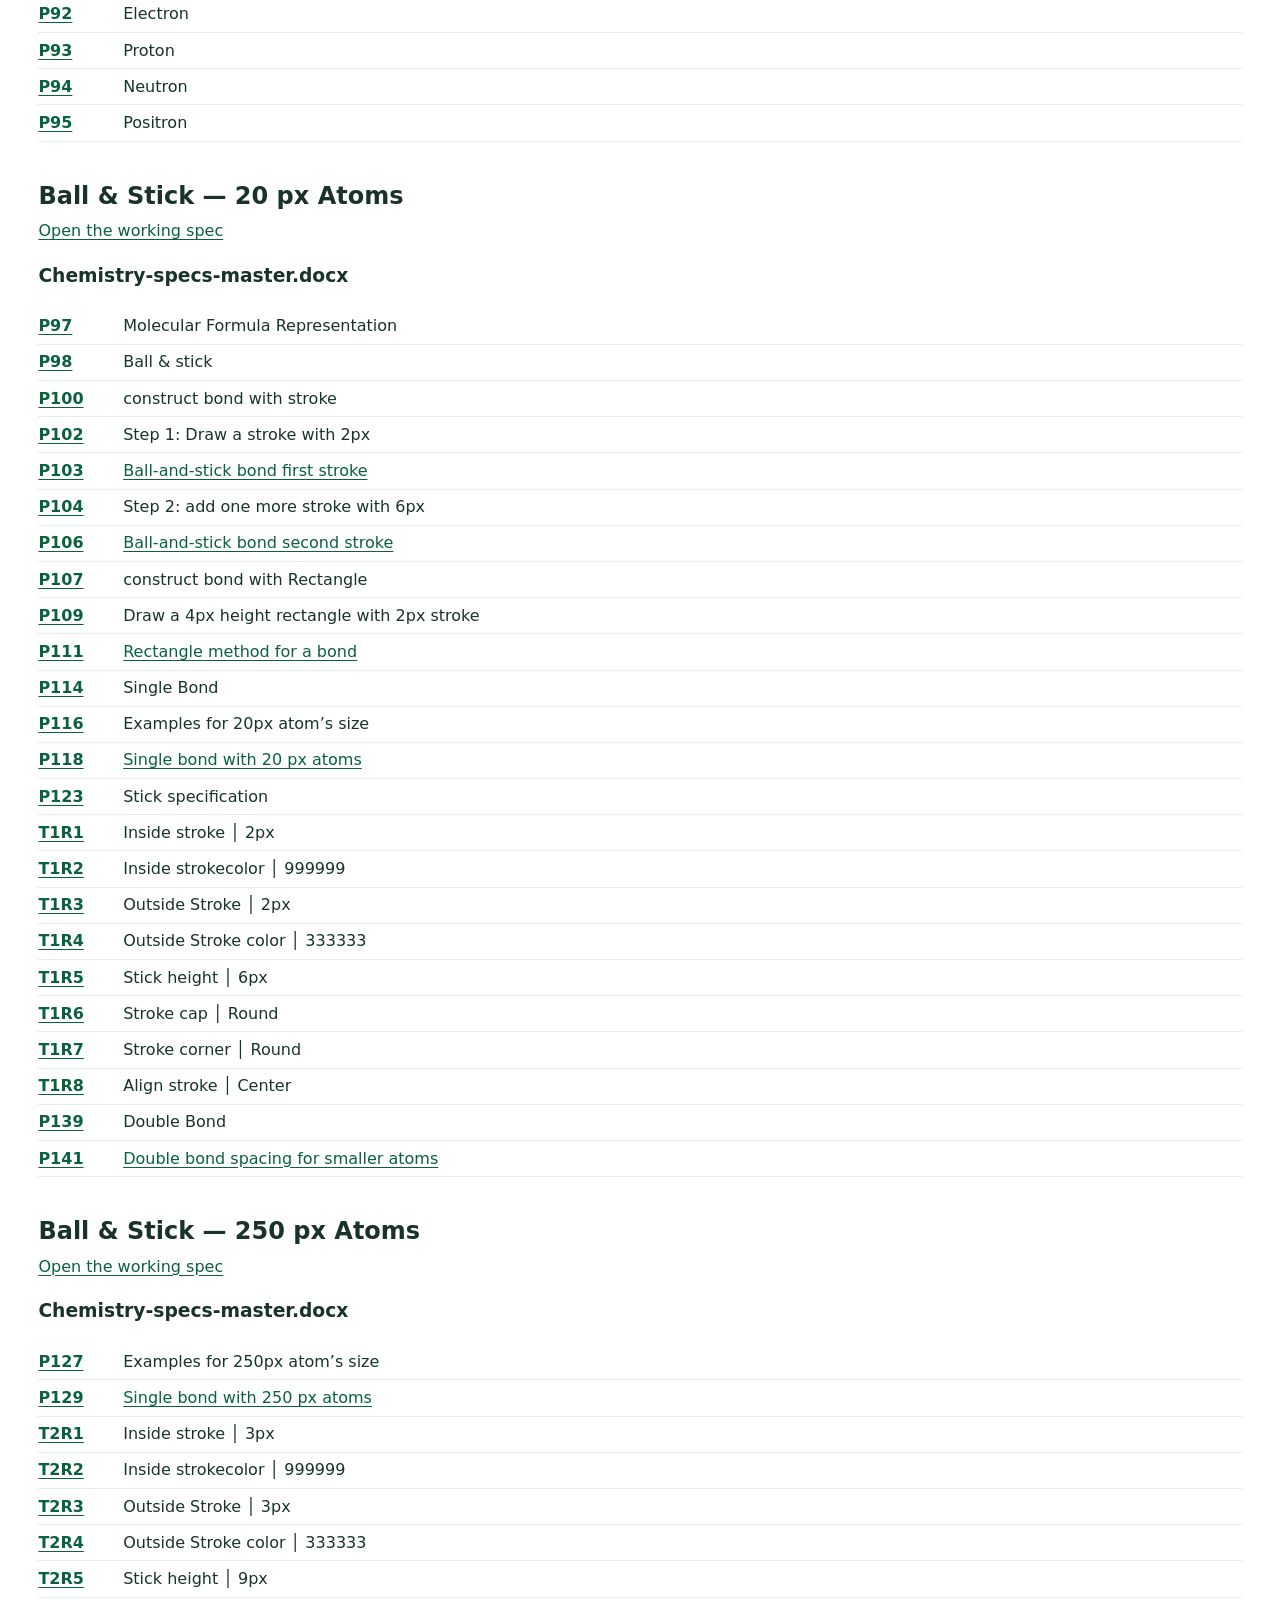
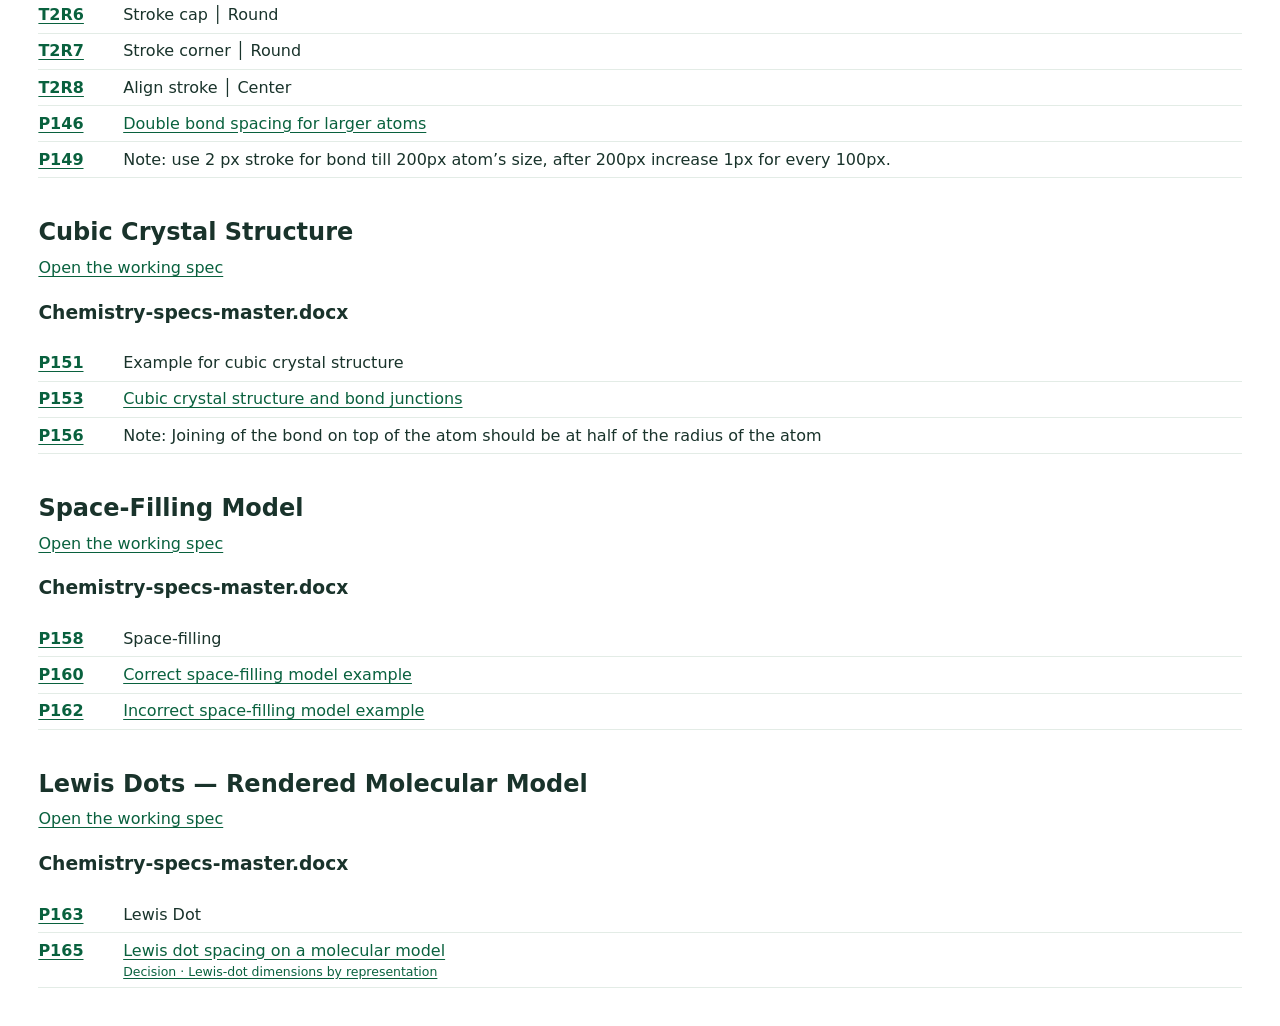
<file: chemistry-review/index.html>
<!doctype html><html lang="en"><meta charset="utf-8"><meta name="viewport" content="width=device-width,initial-scale=1"><title>Chemistry source review · CK-12</title><link rel="stylesheet" href="../math-review/review.css"><script defer src="../contribute/copy.js"></script><main>
<nav><a href="../?spec=chem-fig-doc">← Chemistry guide</a>　<a href="../source-images/?subject=Chemistry">All Chemistry figures</a></nav>
<h1>Chemistry source review</h1><p>The two Word exports contain 163 nonempty paragraphs and table rows, including 39 figure placements. Follow a topic to its current spec, original wording and annotated examples.</p>
<p><a href="source-coverage.tsv">Download the coverage register (TSV)</a></p>
<h2 id="decisions">Reviewed decisions</h2>
<article id="decision-lewis"><h3>Lewis-dot dimensions by representation</h3><p>For a structural formula use 4 px dots with a 3 px gap. On a rendered molecular model use 8 px dots with a 5 px gap and 5 px clearance from the atom.</p><p class="refs"><a href="#FP63">Figure guidelines P63</a> · <a href="#FP65">Figure guidelines P65</a> · <a href="#MP165">Master P165</a></p></article>
<article id="decision-strokes"><h3>Dashed bond and enclosure units</h3><p>Use a 1 pt stroke for both. The intramolecular bond has a 6 pt dash; the carbon-chain enclosure has a 4 pt dash and 5 px clearance around the structure.</p><p class="refs"><a href="#FP105">Figure guidelines P105</a> · <a href="#FP107">Figure guidelines P107</a> · <a href="#FP110">Figure guidelines P110</a> · <a href="#FP113">Figure guidelines P113</a> · <a href="#FP115">Figure guidelines P115</a> · <a href="#FP116">Figure guidelines P116</a></p></article>
<article id="decision-caption"><h3>Default equation caption</h3><p>Use 16 pt CMU Serif Roman for the default caption. The SME-requested variant uses 16 pt Proxima Nova Regular in black. Names and reaction conditions use 14 pt CMU Serif Roman.</p><p class="refs"><a href="#FP9">Figure guidelines P9</a> · <a href="#FP11">Figure guidelines P11</a> · <a href="#FP14">Figure guidelines P14</a> · <a href="#FP23">Figure guidelines P23</a> · <a href="#FP35">Figure guidelines P35</a></p></article>
<article id="decision-calcium"><h3>Calcium hydroxide sizing</h3><p>In the Ca(OH)₂ example, use the source inputs H 32, O 64 and Ca 160. With H drawn at 20 px, the drawn diameters are H 20 px, O 40 px and Ca 100 px. The historical chart prints 109 px for Ca.</p><p class="refs"><a href="#MP85">Master P85</a></p></article>
<article id="decision-diameter"><h3>Calculated size in pixels</h3><p>Use each calculated size as the drawn diameter of the atom. The input atomic radius and the output diameter in pixels describe different quantities.</p><p class="refs"><a href="#MP8">Master P8</a> · <a href="#MP10">Master P10</a> · <a href="#MP66">Master P66</a> · <a href="#MP69">Master P69</a> · <a href="#MP85">Master P85</a></p></article>
<h2>Reference gaps</h2><p>The master names four subatomic particles without giving their design values. Its linked periodic table is identified as an atom-color reference. The <a href="../assets/chemistry/periodic-table-simplified.ai" download>periodic-table vector (.ai)</a> is available here. The atomic-radius sheet required Google sign-in in the signed-out access check.</p><p>The master and the previous website also link to different Google copies of the figure guidelines. The reviewed text below comes from the two local Word exports. The revision relationship between the Google copies remains unverified. <a href="https://docs.google.com/document/d/1Hb41vVrLem7t7xaDJa_wzyF-lQygRajLfeIqIqdm0hU?usp=drive_fs">Master-linked document</a> · <a href="https://docs.google.com/document/d/14FD8QgNC7PnpQK_DXEW1kOVtYjal9ZN9/preview">Previously embedded document</a></p>
<h2>Find a topic</h2><nav class="contents"><a href="#topic-chem-fig-doc">Chemistry Figure Guidelines</a><a href="#topic-chem-image-size">Image Size &amp; Scaling</a><a href="#topic-atom-base">Rendered Atoms — Size, Outline and Lighting</a><a href="#topic-atom-scaling">Relative Atom Sizing — Formula and Examples</a><a href="#topic-atom-size-examples">Worked Atom Sizes by Formula</a><a href="#topic-subatomic">Subatomic Particle References</a><a href="#topic-ball-stick-small">Ball &amp; Stick — 20 px Atoms</a><a href="#topic-ball-stick-large">Ball &amp; Stick — 250 px Atoms</a><a href="#topic-cubic-crystal">Cubic Crystal Structure</a><a href="#topic-space-filling">Space-Filling Model</a><a href="#topic-lewis-dot-chem">Lewis Dots — Structural Formula</a><a href="#topic-lewis-dot-model">Lewis Dots — Rendered Molecular Model</a><a href="#topic-wedge-bond">Wedge / Stereochemical Bond</a><a href="#topic-intramolecular">Dashed Intramolecular Bond</a><a href="#topic-carbon-chain">Carbon Chain — Dashed Enclosure</a><a href="#topic-chem-equation-font">Equation Heading / Caption</a><a href="#topic-chem-names">Chemical Names &amp; Reaction Conditions</a><a href="#topic-equation-arrows">Equation Arrows</a><a href="#topic-reversible-reaction">Reversible Reaction Arrows</a><a href="#topic-rotation-arrows">Single / Double Rotation Arrows</a><a href="#topic-chem-charge">Positive &amp; Negative Charge Symbols</a><a href="#topic-long-brackets">Long Brackets</a><a href="#topic-benzene-ring">Benzene Ring Locants</a><a href="#topic-locants">Locants</a></nav>
<section id="topic-chem-fig-doc"><h2>Chemistry Figure Guidelines</h2><p><a href="../?spec=chem-fig-doc">Open the working spec</a></p>
<h3>Chemistry chem fig guidelines .docx</h3>
<div class="passage" id="FP1"><b><a href="#FP1">P1</a></b><div>Chem fig guidelines</div></div>
<h3>Chemistry-specs-master.docx</h3>
<div class="passage" id="MP1"><b><a href="#MP1">P1</a></b><div>Chemistry Design Specification</div></div>
<div class="passage" id="MP173"><b><a href="#MP173">P173</a></b><div>Chem fig guidelines-</div></div>
<div class="passage" id="MP174"><b><a href="#MP174">P174</a></b><div>Please refer to this <a href="https://docs.google.com/document/d/1Hb41vVrLem7t7xaDJa_wzyF-lQygRajLfeIqIqdm0hU?usp=drive_fs">Linked source file</a> document</div></div>
</section>
<section id="topic-chem-image-size"><h2>Image Size &amp; Scaling</h2><p><a href="../?spec=chem-image-size">Open the working spec</a></p>
<h3>Chemistry chem fig guidelines .docx</h3>
<div class="passage" id="FP3"><b><a href="#FP3">P3</a></b><div>Important Image size guideline</div></div>
<div class="passage" id="FP4"><b><a href="#FP4">P4</a></b><div>Most of the time the input SVG image provided (davinci) will have the correct size of chemical representations and correct size of benzene ring etc. If more elements need to be added to the chemical figure, that requires more space, please scale the image canvas size, retaining the original size of chemical structure.  NEVER DO NON-UNIFORM SCALING OF THE FIGURE.</div></div>
<div class="passage" id="FP6"><b><a href="#FP6">P6</a></b><div>If scaling of structure needs to be done, please bring that to our attention, before doing it for the number of assets.  You can refer to the .ai file <a href="https://drive.google.com/open?id=1TbVfYxc1cIMVSrS2a3U2ZzQ8_Q62gzma&amp;usp=drive_fs">Linked source file</a> here</div></div>
</section>
<section id="topic-chem-equation-font"><h2>Equation Heading / Caption</h2><p><a href="../?spec=chem-equation-font">Open the working spec</a></p>
<h3>Chemistry chem fig guidelines .docx</h3>
<div class="passage" id="FP7"><b><a href="#FP7">P7</a></b><div>Equation Heading/Caption -</div></div>
<div class="passage" id="FP9"><b><a href="#FP9">P9</a></b><div>Please Note- Use this caption/heading guideline only when instructed to do so by SME , else use <a href="https://drive.google.com/open?id=1wM5EEnnxLuiuwTp-aik9oHhLZNIDapLj&amp;usp=drive_fs">Linked source file</a> CMU serif Roman Font. <small><a href="#decision-caption">Decision · Default equation caption</a></small></div></div>
<div class="passage" id="FP11"><b><a href="#FP11">P11</a></b><div>Font - proxima nova regular, color-000000, size 16 pt. <small><a href="#decision-caption">Decision · Default equation caption</a></small></div></div>
<div class="passage" id="FP12"><b><a href="#FP12">P12</a></b><div>Example-</div></div>
<div class="passage" id="FP14"><b><a href="#FP14">P14</a></b><div><a href="../source-images/#chemistry-figures-p14">Equation caption and spacing</a> <small><a href="#decision-caption">Decision · Default equation caption</a></small></div></div>
</section>
<section id="topic-chem-names"><h2>Chemical Names &amp; Reaction Conditions</h2><p><a href="../?spec=chem-names">Open the working spec</a></p>
<h3>Chemistry chem fig guidelines .docx</h3>
<div class="passage" id="FP21"><b><a href="#FP21">P21</a></b><div>Guidelines for Writing Chemical Names in Chemical Reactions and Chemical Structures-</div></div>
<div class="passage" id="FP23"><b><a href="#FP23">P23</a></b><div>When adding chemical names in chemical reactions, use font size of 14 and latex font(CMU serif Roman) for the name just below the structure. The names or conditions above or below the arrow are also in font size 14. <small><a href="#decision-caption">Decision · Default equation caption</a></small></div></div>
<div class="passage" id="FP27"><b><a href="#FP27">P27</a></b><div>CMU Serif Roman Font-</div></div>
<div class="passage" id="FP28"><b><a href="#FP28">P28</a></b><div>Please download the font from the<a href="https://drive.google.com/open?id=1wM5EEnnxLuiuwTp-aik9oHhLZNIDapLj&amp;usp=drive_fs">Linked source file</a>  link</div></div>
<div class="passage" id="FP30"><b><a href="#FP30">P30</a></b><div>Guidelines for Writing Chemical Names in Chemical Reactions and Chemical Structures-</div></div>
<div class="passage" id="FP35"><b><a href="#FP35">P35</a></b><div><a href="../source-images/#chemistry-figures-p35">Chemical names and conditions around reaction arrows</a> <small><a href="#decision-caption">Decision · Default equation caption</a></small></div></div>
<div class="passage" id="FP39"><b><a href="#FP39">P39</a></b><div>Example(long equation)-</div></div>
<div class="passage" id="FP40"><b><a href="#FP40">P40</a></b><div><a href="../source-images/#chemistry-figures-p40">Long chemical equation</a></div></div>
</section>
<section id="topic-equation-arrows"><h2>Equation Arrows</h2><p><a href="../?spec=equation-arrows">Open the working spec</a></p>
<h3>Chemistry chem fig guidelines .docx</h3>
<div class="passage" id="FP42"><b><a href="#FP42">P42</a></b><div>Equation arrows-</div></div>
<div class="passage" id="FP43"><b><a href="#FP43">P43</a></b><div>Please use arrows generated by davinci image generator</div></div>
<div class="passage" id="FP44"><b><a href="#FP44">P44</a></b><div>Example-</div></div>
<div class="passage" id="FP45"><b><a href="#FP45">P45</a></b><div><a href="../source-images/#chemistry-figures-p45">One-way and two-sided equation arrows</a></div></div>
</section>
<section id="topic-reversible-reaction"><h2>Reversible Reaction Arrows</h2><p><a href="../?spec=reversible-reaction">Open the working spec</a></p>
<h3>Chemistry chem fig guidelines .docx</h3>
<div class="passage" id="FP50"><b><a href="#FP50">P50</a></b><div>Reversible reaction arrows-</div></div>
<div class="passage" id="FP51"><b><a href="#FP51">P51</a></b><div>Font - latin modern roman (ck-12), 22px, color-000000</div></div>
<div class="passage" id="FP52"><b><a href="#FP52">P52</a></b><div><a href="../source-images/#chemistry-figures-p52">Reversible reaction arrow</a></div></div>
</section>
<section id="topic-rotation-arrows"><h2>Single / Double Rotation Arrows</h2><p><a href="../?spec=rotation-arrows">Open the working spec</a></p>
<h3>Chemistry chem fig guidelines .docx</h3>
<div class="passage" id="FP53"><b><a href="#FP53">P53</a></b><div>Rotation arrow-</div></div>
<div class="passage" id="FP54"><b><a href="#FP54">P54</a></b><div>Single or double sided arrows-</div></div>
<div class="passage" id="FP55"><b><a href="#FP55">P55</a></b><div>Arrow specs illustrator-  (1px stroke, arrow 7, size scale - 50%)</div></div>
<div class="passage" id="FP58"><b><a href="#FP58">P58</a></b><div><a href="../source-images/#chemistry-figures-p58">Rotation arrow</a></div></div>
</section>
<section id="topic-lewis-dot-chem"><h2>Lewis Dots — Structural Formula</h2><p><a href="../?spec=lewis-dot-chem">Open the working spec</a></p>
<h3>Chemistry chem fig guidelines .docx</h3>
<div class="passage" id="FP62"><b><a href="#FP62">P62</a></b><div>Lewis dot structure-</div></div>
<div class="passage" id="FP63"><b><a href="#FP63">P63</a></b><div>Color - #000000, diameter- 4px <small><a href="#decision-lewis">Decision · Lewis-dot dimensions by representation</a></small></div></div>
<div class="passage" id="FP65"><b><a href="#FP65">P65</a></b><div><a href="../source-images/#chemistry-figures-p65">Lewis dot spacing in a structural formula</a> <small><a href="#decision-lewis">Decision · Lewis-dot dimensions by representation</a></small></div></div>
</section>
<section id="topic-long-brackets"><h2>Long Brackets</h2><p><a href="../?spec=long-brackets">Open the working spec</a></p>
<h3>Chemistry chem fig guidelines .docx</h3>
<div class="passage" id="FP69"><b><a href="#FP69">P69</a></b><div>Long brackets-</div></div>
<div class="passage" id="FP70"><b><a href="#FP70">P70</a></b><div>The height of the bracket is adjustable according to the image.</div></div>
<div class="passage" id="FP72"><b><a href="#FP72">P72</a></b><div><a href="../source-images/#chemistry-figures-p72">Long bracket width and stroke</a></div></div>
</section>
<section id="topic-chem-charge"><h2>Positive &amp; Negative Charge Symbols</h2><p><a href="../?spec=chem-charge">Open the working spec</a></p>
<h3>Chemistry chem fig guidelines .docx</h3>
<div class="passage" id="FP76"><b><a href="#FP76">P76</a></b><div>Positive and negative charge-</div></div>
<div class="passage" id="FP77"><b><a href="#FP77">P77</a></b><div>Please use the attached<a href="https://drive.google.com/open?id=1Tyeq4raCrkF3P73czzVtoRyAx2ngJpm0&amp;usp=drive_fs">Linked source file</a>  illustrator file for the charges.</div></div>
<div class="passage" id="FP78"><b><a href="#FP78">P78</a></b><div><a href="../source-images/#chemistry-figures-p78">Positive and negative charge glyphs</a></div></div>
<div class="passage" id="FP80"><b><a href="#FP80">P80</a></b><div>Example-</div></div>
<div class="passage" id="FP82"><b><a href="#FP82">P82</a></b><div><a href="../source-images/#chemistry-figures-p82">Charge glyph on a structure</a></div></div>
</section>
<section id="topic-locants"><h2>Locants</h2><p><a href="../?spec=locants">Open the working spec</a></p>
<h3>Chemistry chem fig guidelines .docx</h3>
<div class="passage" id="FP88"><b><a href="#FP88">P88</a></b><div>Locants-</div></div>
<div class="passage" id="FP89"><b><a href="#FP89">P89</a></b><div>Font - proxima nova regular, color-000000, size 12 pt</div></div>
<div class="passage" id="FP90"><b><a href="#FP90">P90</a></b><div>Example-</div></div>
<div class="passage" id="FP91"><b><a href="#FP91">P91</a></b><div><a href="../source-images/#chemistry-figures-p91">Locant number placement</a></div></div>
</section>
<section id="topic-benzene-ring"><h2>Benzene Ring Locants</h2><p><a href="../?spec=benzene-ring">Open the working spec</a></p>
<h3>Chemistry chem fig guidelines .docx</h3>
<div class="passage" id="FP93"><b><a href="#FP93">P93</a></b><div>Benzene ring-</div></div>
<div class="passage" id="FP94"><b><a href="#FP94">P94</a></b><div>Font - proxima nova regular, color-000000, size 12 pt</div></div>
<div class="passage" id="FP95"><b><a href="#FP95">P95</a></b><div>The numbers around the benzene ring represent the carbon atoms (at the intersections of the lines).</div></div>
<div class="passage" id="FP96"><b><a href="#FP96">P96</a></b><div>Placement of the numbers:</div></div>
<div class="passage" id="FP97"><b><a href="#FP97">P97</a></b><div>Align the numbers to the 1.5 px offset of the benzene ring. In case of multiple numbers, they should be center-aligned with each other both horizontally and vertically.</div></div>
<div class="passage" id="FP100"><b><a href="#FP100">P100</a></b><div><a href="../source-images/#chemistry-figures-p100">Benzene ring numbering offset</a></div></div>
<div class="passage" id="FP101"><b><a href="#FP101">P101</a></b><div><a href="../source-images/#chemistry-figures-p101">Benzene ring locants on a substituted ring</a></div></div>
</section>
<section id="topic-intramolecular"><h2>Dashed Intramolecular Bond</h2><p><a href="../?spec=intramolecular">Open the working spec</a></p>
<h3>Chemistry chem fig guidelines .docx</h3>
<div class="passage" id="FP104"><b><a href="#FP104">P104</a></b><div>Intramolecular bond-</div></div>
<div class="passage" id="FP105"><b><a href="#FP105">P105</a></b><div>Dash line, color-000000. Illustrator setting- <small><a href="#decision-strokes">Decision · Dashed bond and enclosure units</a></small></div></div>
<div class="passage" id="FP107"><b><a href="#FP107">P107</a></b><div><a href="../source-images/#chemistry-figures-p107">Intramolecular bond Illustrator settings</a> <small><a href="#decision-strokes">Decision · Dashed bond and enclosure units</a></small></div></div>
<div class="passage" id="FP108"><b><a href="#FP108">P108</a></b><div>Example-</div></div>
<div class="passage" id="FP110"><b><a href="#FP110">P110</a></b><div><a href="../source-images/#chemistry-figures-p110">Intramolecular bond example</a> <small><a href="#decision-strokes">Decision · Dashed bond and enclosure units</a></small></div></div>
</section>
<section id="topic-carbon-chain"><h2>Carbon Chain — Dashed Enclosure</h2><p><a href="../?spec=carbon-chain">Open the working spec</a></p>
<h3>Chemistry chem fig guidelines .docx</h3>
<div class="passage" id="FP112"><b><a href="#FP112">P112</a></b><div>Carbon chain-</div></div>
<div class="passage" id="FP113"><b><a href="#FP113">P113</a></b><div>Dash line, color-000000, 1px Illustrator setting- <small><a href="#decision-strokes">Decision · Dashed bond and enclosure units</a></small></div></div>
<div class="passage" id="FP115"><b><a href="#FP115">P115</a></b><div><a href="../source-images/#chemistry-figures-p115">Carbon chain Illustrator settings</a> <small><a href="#decision-strokes">Decision · Dashed bond and enclosure units</a></small></div></div>
<div class="passage" id="FP116"><b><a href="#FP116">P116</a></b><div><a href="../source-images/#chemistry-figures-p116">Carbon chain dashed enclosure clearance</a> <small><a href="#decision-strokes">Decision · Dashed bond and enclosure units</a></small></div></div>
<div class="passage" id="FP117"><b><a href="#FP117">P117</a></b><div>Example-</div></div>
<div class="passage" id="FP118"><b><a href="#FP118">P118</a></b><div><a href="../source-images/#chemistry-figures-p118">Carbon chain enclosure example</a></div></div>
</section>
<section id="topic-wedge-bond"><h2>Wedge / Stereochemical Bond</h2><p><a href="../?spec=wedge-bond">Open the working spec</a></p>
<h3>Chemistry chem fig guidelines .docx</h3>
<div class="passage" id="FP121"><b><a href="#FP121">P121</a></b><div>Wedge- Stereochemical bond-</div></div>
<div class="passage" id="FP122"><b><a href="#FP122">P122</a></b><div>Solid- color-000000</div></div>
<div class="passage" id="FP123"><b><a href="#FP123">P123</a></b><div>Dash- line stroke- 1 px</div></div>
<div class="passage" id="FP124"><b><a href="#FP124">P124</a></b><div><a href="../source-images/#chemistry-figures-p124">Solid and dashed wedge dimensions</a></div></div>
<div class="passage" id="FP125"><b><a href="#FP125">P125</a></b><div>Example-</div></div>
<div class="passage" id="FP126"><b><a href="#FP126">P126</a></b><div><a href="../source-images/#chemistry-figures-p126">Stereochemical bonds in a structure</a></div></div>
</section>
<section id="topic-atom-base"><h2>Rendered Atoms — Size, Outline and Lighting</h2><p><a href="../?spec=atom-base">Open the working spec</a></p>
<h3>Chemistry-specs-master.docx</h3>
<div class="passage" id="MP7"><b><a href="#MP7">P7</a></b><div>Size of the atom</div></div>
<div class="passage" id="MP8"><b><a href="#MP8">P8</a></b><div>Irrespective of the final output size, an atom is a simple circle in proportion to its outline thickness, highlight, and shade. In this case, a 20px circle, 2px outline. <small><a href="#decision-diameter">Decision · Calculated size in pixels</a></small></div></div>
<div class="passage" id="MP10"><b><a href="#MP10">P10</a></b><div><a href="../source-images/#chemistry-master-p10">Base atom diameter and outline</a> <small><a href="#decision-diameter">Decision · Calculated size in pixels</a></small></div></div>
<div class="passage" id="MP12"><b><a href="#MP12">P12</a></b><div>The highlight and shade lie at 70% of the atom’s size.</div></div>
<div class="passage" id="MP14"><b><a href="#MP14">P14</a></b><div><a href="../source-images/#chemistry-master-p14">Highlight and shade position</a></div></div>
<div class="passage" id="MP16"><b><a href="#MP16">P16</a></b><div>The width of the highlight and shade is 30% of the atom’s diameter.</div></div>
<div class="passage" id="MP19"><b><a href="#MP19">P19</a></b><div><a href="../source-images/#chemistry-master-p19">Highlight and shade width</a></div></div>
<div class="passage" id="MP22"><b><a href="#MP22">P22</a></b><div>In most cases, the highlight always is white and its opacity is 40%. Shade is always 20% darker than the atom’s color.</div></div>
<div class="passage" id="MP25"><b><a href="#MP25">P25</a></b><div><a href="../source-images/#chemistry-master-p25">Highlight opacity and shade brightness</a></div></div>
<div class="passage" id="MP30"><b><a href="#MP30">P30</a></b><div>The preferred highlight is from the top-left, hence a 45° rotation of the atoms.</div></div>
<div class="passage" id="MP33"><b><a href="#MP33">P33</a></b><div><a href="../source-images/#chemistry-master-p33">Highlight rotation</a></div></div>
<div class="passage" id="MP35"><b><a href="#MP35">P35</a></b><div>Scaling the atom</div></div>
<div class="passage" id="MP36"><b><a href="#MP36">P36</a></b><div>Convert the highlight and shadow stroke to the outline.</div></div>
<div class="passage" id="MP40"><b><a href="#MP40">P40</a></b><div><a href="../source-images/#chemistry-master-p40">Convert highlight and shadow strokes to outlines</a></div></div>
<div class="passage" id="MP42"><b><a href="#MP42">P42</a></b><div>While scaling the atom, we have to enable the Scale Corners and disable the Scale Strokes and Effects option.</div></div>
<div class="passage" id="MP45"><b><a href="#MP45">P45</a></b><div><a href="../source-images/#chemistry-master-p45">Illustrator scaling settings</a></div></div>
<div class="passage" id="MP48"><b><a href="#MP48">P48</a></b><div>As we transform the atom size, the stroke value will remain the same i.e 2 px and the shadow and lighting will alter proportionally with the size of an atom.</div></div>
<div class="passage" id="MP50"><b><a href="#MP50">P50</a></b><div>Note: use 2 px stroke till 200px atom’s size, after 200 increase 1px for every 100px.</div></div>
<div class="passage" id="MP51"><b><a href="#MP51">P51</a></b><div>Color of the atoms</div></div>
<div class="passage" id="MP52"><b><a href="#MP52">P52</a></b><div>Uses this <a href="https://drive.google.com/file/d/1ZoRgkow3tB25WzwhcrE6uHS11qoYgg-r/view?usp=drive_link">Linked source file</a> periodic table for the atom&#x27;s color</div></div>
<div class="passage" id="MP90"><b><a href="#MP90">P90</a></b><div>Periodic table</div></div>
</section>
<section id="topic-atom-scaling"><h2>Relative Atom Sizing — Formula and Examples</h2><p><a href="../?spec=atom-scaling">Open the working spec</a></p>
<h3>Chemistry-specs-master.docx</h3>
<div class="passage" id="MP53"><b><a href="#MP53">P53</a></b><div>Atomic radius</div></div>
<div class="passage" id="MP54"><b><a href="#MP54">P54</a></b><div>Refer to <a href="https://docs.google.com/spreadsheets/d/1vQTlV8xBBgzu4fv803PwACB1vCMWLclgEmOw7k0VeiY/edit#gid=0">Linked source file</a> sheet (Column D) for atomic radius. Here are a few examples to calculate the atomic radius of the atoms.</div></div>
<div class="passage" id="MP57"><b><a href="#MP57">P57</a></b><div>Calculate the atomic size</div></div>
<div class="passage" id="MP59"><b><a href="#MP59">P59</a></b><div>Example: Calcium Chloride</div></div>
<div class="passage" id="MP61"><b><a href="#MP61">P61</a></b><div>Atomic radius for Ca = 174</div></div>
<div class="passage" id="MP63"><b><a href="#MP63">P63</a></b><div>Atomic radius for Cl = 100</div></div>
<div class="passage" id="MP65"><b><a href="#MP65">P65</a></b><div>Calculation</div></div>
<div class="passage" id="MP66"><b><a href="#MP66">P66</a></b><div>Step 1 Arrange the atoms in ascending order (based on their atomic radius) Now to calculate as follows,   The base for the smallest atomic radii element would be 20px So if we use the above formula Calcium Chloride <small><a href="#decision-diameter">Decision · Calculated size in pixels</a></small></div></div>
<div class="passage" id="MP67"><b><a href="#MP67">P67</a></b><div>Atomic radius for Ca = 174</div></div>
<div class="passage" id="MP69"><b><a href="#MP69">P69</a></b><div>Atomic radius for Cl = 100  Step 2 Now Cl = 20px  For Ca  Multiply 20px with (Atomic radius of the finding atom /atomic radius of the calculated atom) I.e 20*(174/100) =35 <small><a href="#decision-diameter">Decision · Calculated size in pixels</a></small></div></div>
<div class="passage" id="MP70"><b><a href="#MP70">P70</a></b><div>So according to this calculation the derived size for Ca is 35 px and Cl 20px</div></div>
<div class="passage" id="MP72"><b><a href="#MP72">P72</a></b><div>Now calculating atoms size for Calcium oxide(CaO)</div></div>
<div class="passage" id="MP73"><b><a href="#MP73">P73</a></b><div>Ca is already calculated, now we have calculated the oxygen atom</div></div>
<div class="passage" id="MP75"><b><a href="#MP75">P75</a></b><div>Atomic radius for oxygen = 64</div></div>
<div class="passage" id="MP77"><b><a href="#MP77">P77</a></b><div>35*(64/174) = 13</div></div>
<div class="passage" id="MP79"><b><a href="#MP79">P79</a></b><div>So according to this calculation the derived size for Ois 13 px</div></div>
<div class="passage" id="MP81"><b><a href="#MP81">P81</a></b><div>In this example Ca is 35px, Cl is 20 px &amp; oxygen is 13px</div></div>
<div class="passage" id="MP86"><b><a href="#MP86">P86</a></b><div>Note</div></div>
<div class="passage" id="MP87"><b><a href="#MP87">P87</a></b><div>this calculation we use when we use a single-molecule structure in one of the artworks.</div></div>
<div class="passage" id="MP88"><b><a href="#MP88">P88</a></b><div>If we use a multiple molecule structure in one of the artworks then we have to calculate each atom’s size based on the atomic radius.</div></div>
<div class="passage" id="MP89"><b><a href="#MP89">P89</a></b><div>In this case, we have to keep a 20px base in which the atom has less atomic radius than other atoms.</div></div>
</section>
<section id="topic-atom-size-examples"><h2>Worked Atom Sizes by Formula</h2><p><a href="../?spec=atom-size-examples">Open the working spec</a></p>
<h3>Chemistry-specs-master.docx</h3>
<div class="passage" id="MP84"><b><a href="#MP84">P84</a></b><div>Here few examples.</div></div>
<div class="passage" id="MP85"><b><a href="#MP85">P85</a></b><div><a href="../source-images/#chemistry-master-p85">Worked atom sizing examples</a> <small><a href="#decision-calcium">Decision · Calcium hydroxide sizing</a> · <a href="#decision-diameter">Decision · Calculated size in pixels</a></small></div></div>
</section>
<section id="topic-subatomic"><h2>Subatomic Particle References</h2><p><a href="../?spec=subatomic">Open the working spec</a></p>
<h3>Chemistry-specs-master.docx</h3>
<div class="passage" id="MP91"><b><a href="#MP91">P91</a></b><div>Subatomic particles representation</div></div>
<div class="passage" id="MP92"><b><a href="#MP92">P92</a></b><div>Electron</div></div>
<div class="passage" id="MP93"><b><a href="#MP93">P93</a></b><div>Proton</div></div>
<div class="passage" id="MP94"><b><a href="#MP94">P94</a></b><div>Neutron</div></div>
<div class="passage" id="MP95"><b><a href="#MP95">P95</a></b><div>Positron</div></div>
</section>
<section id="topic-ball-stick-small"><h2>Ball &amp; Stick — 20 px Atoms</h2><p><a href="../?spec=ball-stick-small">Open the working spec</a></p>
<h3>Chemistry-specs-master.docx</h3>
<div class="passage" id="MP97"><b><a href="#MP97">P97</a></b><div>Molecular Formula Representation</div></div>
<div class="passage" id="MP98"><b><a href="#MP98">P98</a></b><div>Ball &amp; stick</div></div>
<div class="passage" id="MP100"><b><a href="#MP100">P100</a></b><div>construct bond with stroke</div></div>
<div class="passage" id="MP102"><b><a href="#MP102">P102</a></b><div>Step 1: Draw a stroke with 2px</div></div>
<div class="passage" id="MP103"><b><a href="#MP103">P103</a></b><div><a href="../source-images/#chemistry-master-p103">Ball-and-stick bond first stroke</a></div></div>
<div class="passage" id="MP104"><b><a href="#MP104">P104</a></b><div>Step 2: add one more stroke with 6px</div></div>
<div class="passage" id="MP106"><b><a href="#MP106">P106</a></b><div><a href="../source-images/#chemistry-master-p106">Ball-and-stick bond second stroke</a></div></div>
<div class="passage" id="MP107"><b><a href="#MP107">P107</a></b><div>construct bond with Rectangle</div></div>
<div class="passage" id="MP109"><b><a href="#MP109">P109</a></b><div>Draw a 4px height rectangle with 2px stroke</div></div>
<div class="passage" id="MP111"><b><a href="#MP111">P111</a></b><div><a href="../source-images/#chemistry-master-p111">Rectangle method for a bond</a></div></div>
<div class="passage" id="MP114"><b><a href="#MP114">P114</a></b><div>Single Bond</div></div>
<div class="passage" id="MP116"><b><a href="#MP116">P116</a></b><div>Examples for 20px atom’s size</div></div>
<div class="passage" id="MP118"><b><a href="#MP118">P118</a></b><div><a href="../source-images/#chemistry-master-p118">Single bond with 20 px atoms</a></div></div>
<div class="passage" id="MP123"><b><a href="#MP123">P123</a></b><div>Stick specification</div></div>
<div class="passage" id="MT1R1"><b><a href="#MT1R1">T1R1</a></b><div>Inside stroke │ 2px</div></div>
<div class="passage" id="MT1R2"><b><a href="#MT1R2">T1R2</a></b><div>Inside strokecolor │ 999999</div></div>
<div class="passage" id="MT1R3"><b><a href="#MT1R3">T1R3</a></b><div>Outside Stroke │ 2px</div></div>
<div class="passage" id="MT1R4"><b><a href="#MT1R4">T1R4</a></b><div>Outside Stroke color │ 333333</div></div>
<div class="passage" id="MT1R5"><b><a href="#MT1R5">T1R5</a></b><div>Stick height │ 6px</div></div>
<div class="passage" id="MT1R6"><b><a href="#MT1R6">T1R6</a></b><div>Stroke cap │ Round</div></div>
<div class="passage" id="MT1R7"><b><a href="#MT1R7">T1R7</a></b><div>Stroke corner │ Round</div></div>
<div class="passage" id="MT1R8"><b><a href="#MT1R8">T1R8</a></b><div>Align stroke │ Center</div></div>
<div class="passage" id="MP139"><b><a href="#MP139">P139</a></b><div>Double Bond</div></div>
<div class="passage" id="MP141"><b><a href="#MP141">P141</a></b><div><a href="../source-images/#chemistry-master-p141">Double bond spacing for smaller atoms</a></div></div>
</section>
<section id="topic-ball-stick-large"><h2>Ball &amp; Stick — 250 px Atoms</h2><p><a href="../?spec=ball-stick-large">Open the working spec</a></p>
<h3>Chemistry-specs-master.docx</h3>
<div class="passage" id="MP127"><b><a href="#MP127">P127</a></b><div>Examples for 250px atom’s size</div></div>
<div class="passage" id="MP129"><b><a href="#MP129">P129</a></b><div><a href="../source-images/#chemistry-master-p129">Single bond with 250 px atoms</a></div></div>
<div class="passage" id="MT2R1"><b><a href="#MT2R1">T2R1</a></b><div>Inside stroke │ 3px</div></div>
<div class="passage" id="MT2R2"><b><a href="#MT2R2">T2R2</a></b><div>Inside strokecolor │ 999999</div></div>
<div class="passage" id="MT2R3"><b><a href="#MT2R3">T2R3</a></b><div>Outside Stroke │ 3px</div></div>
<div class="passage" id="MT2R4"><b><a href="#MT2R4">T2R4</a></b><div>Outside Stroke color │ 333333</div></div>
<div class="passage" id="MT2R5"><b><a href="#MT2R5">T2R5</a></b><div>Stick height │ 9px</div></div>
<div class="passage" id="MT2R6"><b><a href="#MT2R6">T2R6</a></b><div>Stroke cap │ Round</div></div>
<div class="passage" id="MT2R7"><b><a href="#MT2R7">T2R7</a></b><div>Stroke corner │ Round</div></div>
<div class="passage" id="MT2R8"><b><a href="#MT2R8">T2R8</a></b><div>Align stroke │ Center</div></div>
<div class="passage" id="MP146"><b><a href="#MP146">P146</a></b><div><a href="../source-images/#chemistry-master-p146">Double bond spacing for larger atoms</a></div></div>
<div class="passage" id="MP149"><b><a href="#MP149">P149</a></b><div>Note: use 2 px stroke for bond till 200px atom’s size, after 200px increase 1px for every 100px.</div></div>
</section>
<section id="topic-cubic-crystal"><h2>Cubic Crystal Structure</h2><p><a href="../?spec=cubic-crystal">Open the working spec</a></p>
<h3>Chemistry-specs-master.docx</h3>
<div class="passage" id="MP151"><b><a href="#MP151">P151</a></b><div>Example for cubic crystal structure</div></div>
<div class="passage" id="MP153"><b><a href="#MP153">P153</a></b><div><a href="../source-images/#chemistry-master-p153">Cubic crystal structure and bond junctions</a></div></div>
<div class="passage" id="MP156"><b><a href="#MP156">P156</a></b><div>Note: Joining of the bond on top of the atom should be at  half of the radius of the atom</div></div>
</section>
<section id="topic-space-filling"><h2>Space-Filling Model</h2><p><a href="../?spec=space-filling">Open the working spec</a></p>
<h3>Chemistry-specs-master.docx</h3>
<div class="passage" id="MP158"><b><a href="#MP158">P158</a></b><div>Space-filling</div></div>
<div class="passage" id="MP160"><b><a href="#MP160">P160</a></b><div><a href="../source-images/#chemistry-master-p160">Correct space-filling model example</a></div></div>
<div class="passage" id="MP162"><b><a href="#MP162">P162</a></b><div><a href="../source-images/#chemistry-master-p162">Incorrect space-filling model example</a></div></div>
</section>
<section id="topic-lewis-dot-model"><h2>Lewis Dots — Rendered Molecular Model</h2><p><a href="../?spec=lewis-dot-model">Open the working spec</a></p>
<h3>Chemistry-specs-master.docx</h3>
<div class="passage" id="MP163"><b><a href="#MP163">P163</a></b><div>Lewis Dot</div></div>
<div class="passage" id="MP165"><b><a href="#MP165">P165</a></b><div><a href="../source-images/#chemistry-master-p165">Lewis dot spacing on a molecular model</a> <small><a href="#decision-lewis">Decision · Lewis-dot dimensions by representation</a></small></div></div>
</section>
</main></html>
</file>
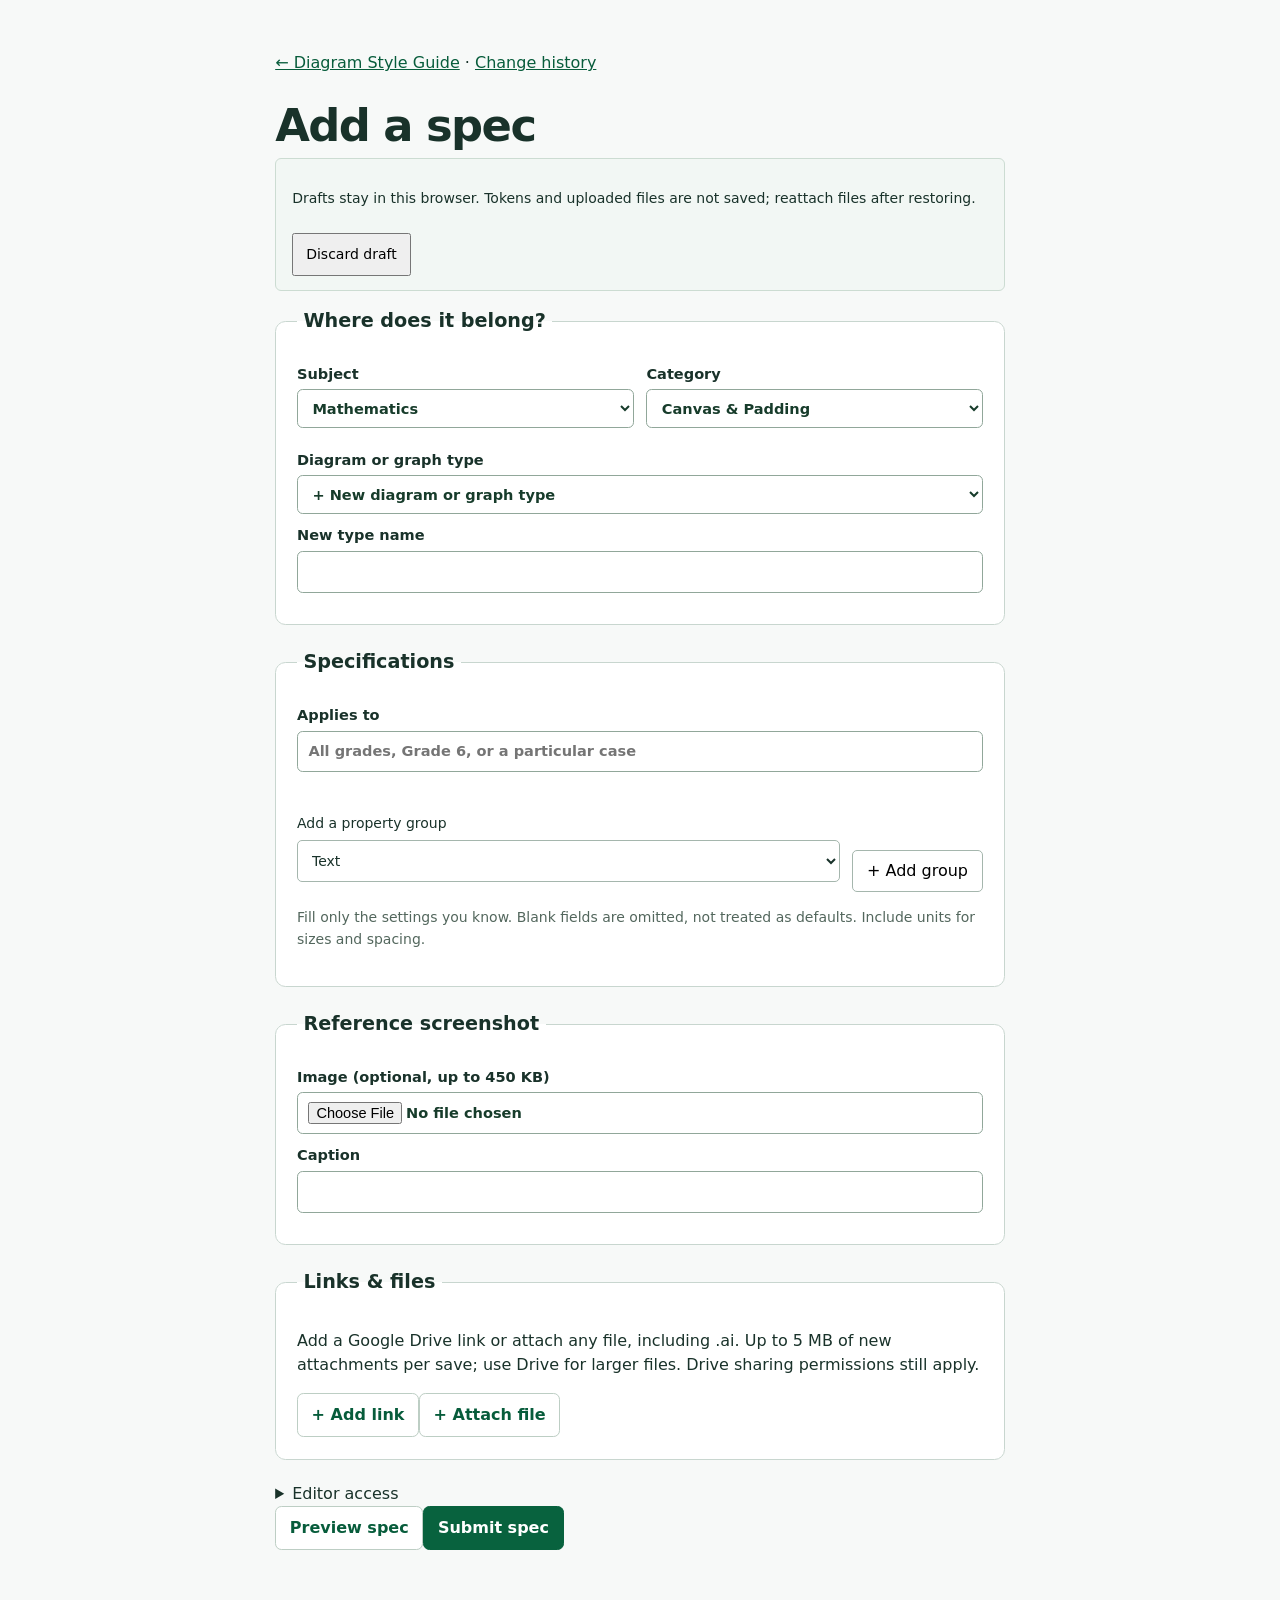
<file: contribute/index.html>
<!doctype html><html lang="en"><head><meta charset="utf-8"><meta name="viewport" content="width=device-width,initial-scale=1"><title>Add a spec · CK-12</title><link rel="stylesheet" href="form.css"><script defer src="../specs.js"></script><script defer src="model.js?v=groups1"></script><script defer src="published.js?v=f209a3fac474"></script><script defer src="save.js"></script><script defer src="resources.js"></script><script defer src="property-picker.js"></script><script defer src="property-groups.js?v=groups1"></script><script defer src="editor-session.js?v=drafts1"></script><script defer src="direct.js?v=drafts1"></script><script defer src="copy.js"></script><link rel="stylesheet" href="property-groups.css?v=drafts1"></head><body><main><nav><a href="../">← Diagram Style Guide</a> · <a href="https://github.com/zehralokhandwala-ck12/ck12-design-guide/commits/main/contribute/published.js">Change history</a></nav><h1>Add a spec</h1><form id="editor"><fieldset><legend>Where does it belong?</legend><div class="pair"><label>Subject<select id="subject"></select></label><label>Category<select id="category"></select></label></div><label id="newcat">New category name<input id="catname" maxlength="100"></label><label>Diagram or graph type<select id="entry"></select></label><label id="namebox">New type name<input id="name" maxlength="100"></label></fieldset><fieldset><legend>Specifications</legend><label>Applies to<input id="scope" placeholder="All grades, Grade 6, or a particular case" maxlength="180"></label><div id="rows"></div><button class="plain" type="button" id="add">+ Add property</button></fieldset><fieldset><legend>Reference screenshot</legend><label>Image (optional, up to 450 KB)<input id="image" type="file" accept="image/png,image/jpeg,image/webp"></label><label>Caption<input id="caption" maxlength="300"></label></fieldset><details><summary>Editor access</summary><p>Use your own GitHub access token with Contents write access to this repository. Your password manager can fill it next time. <a href="https://github.com/settings/personal-access-tokens/new?name=CK-12+guide+editor&amp;contents=write" target="_blank" rel="noopener">Set up editor access on GitHub</a> and select only the design guide repository.</p><label>Editor token<input id="key" type="password" autocomplete="off"></label></details><button class="primary" id="submit">Submit spec</button></form><p role="status" id="status"></p><a hidden id="result">Open the spec</a></main></body></html>
</file>
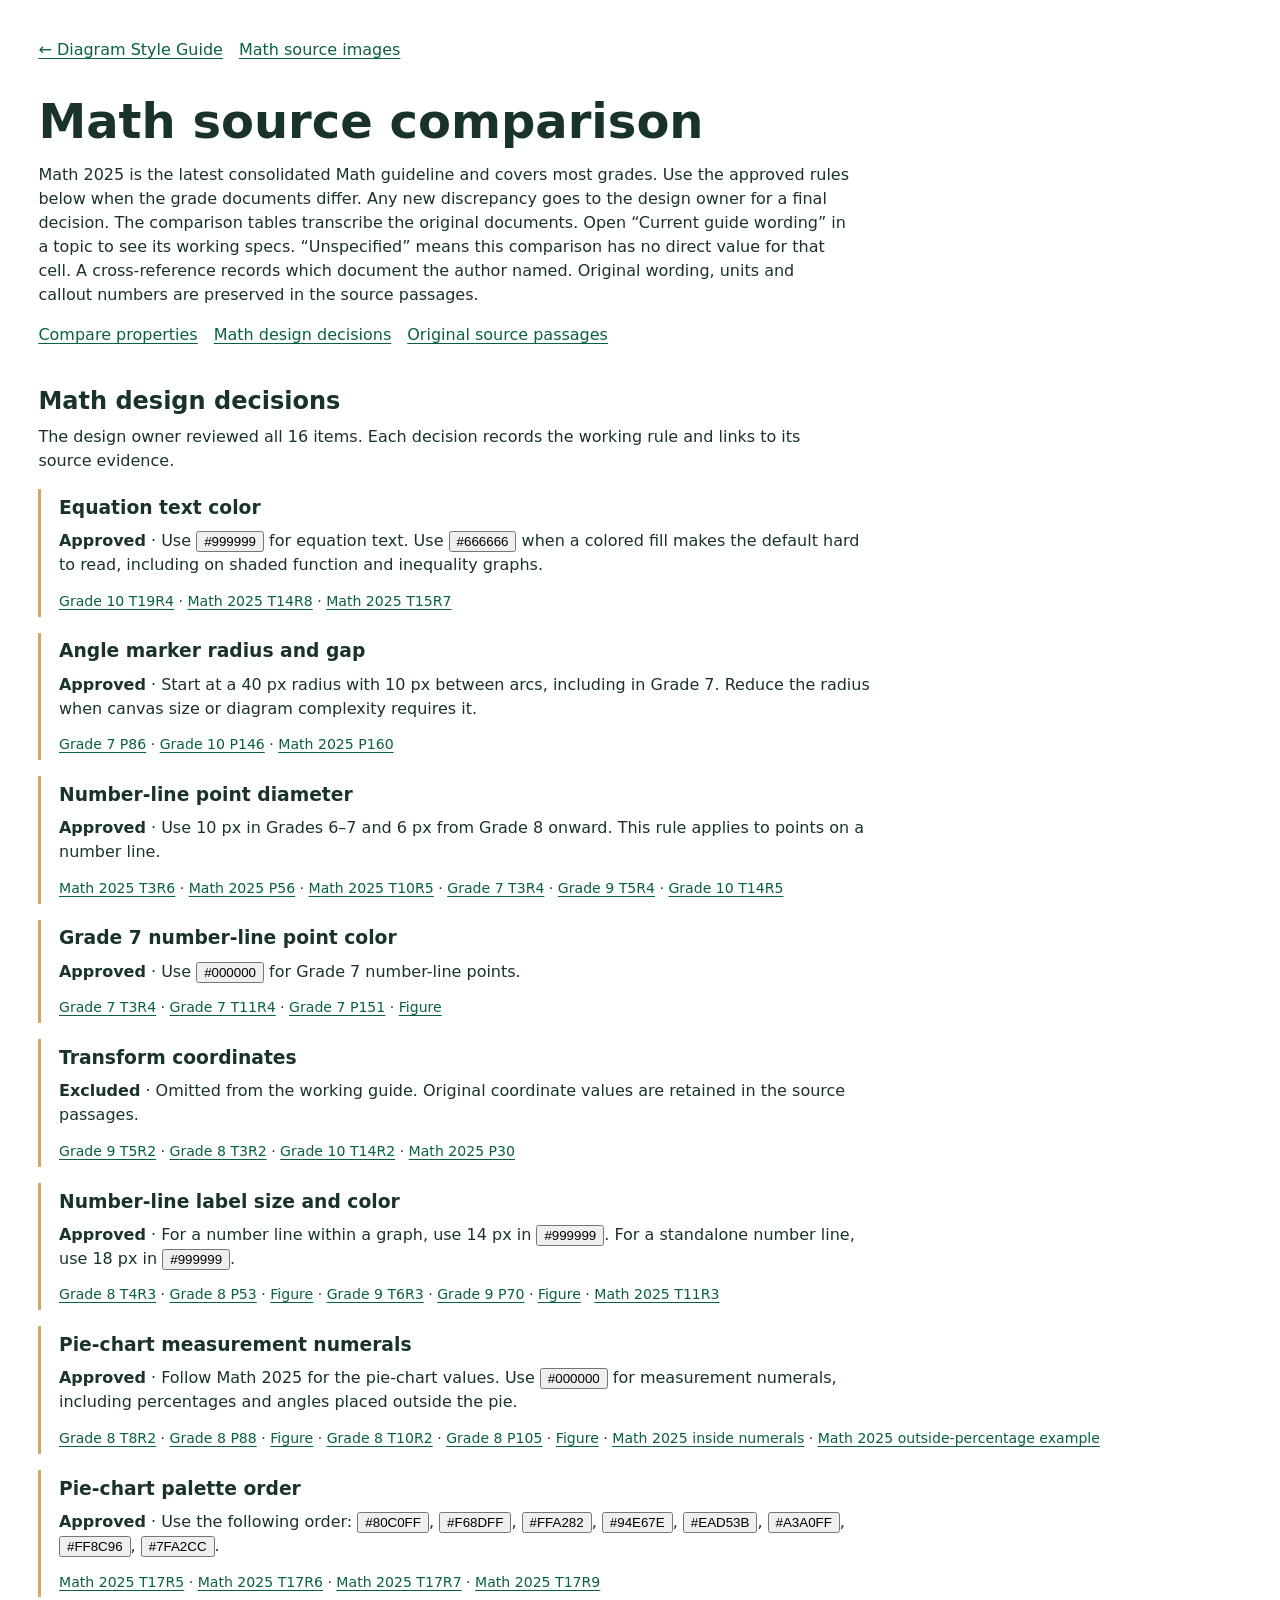
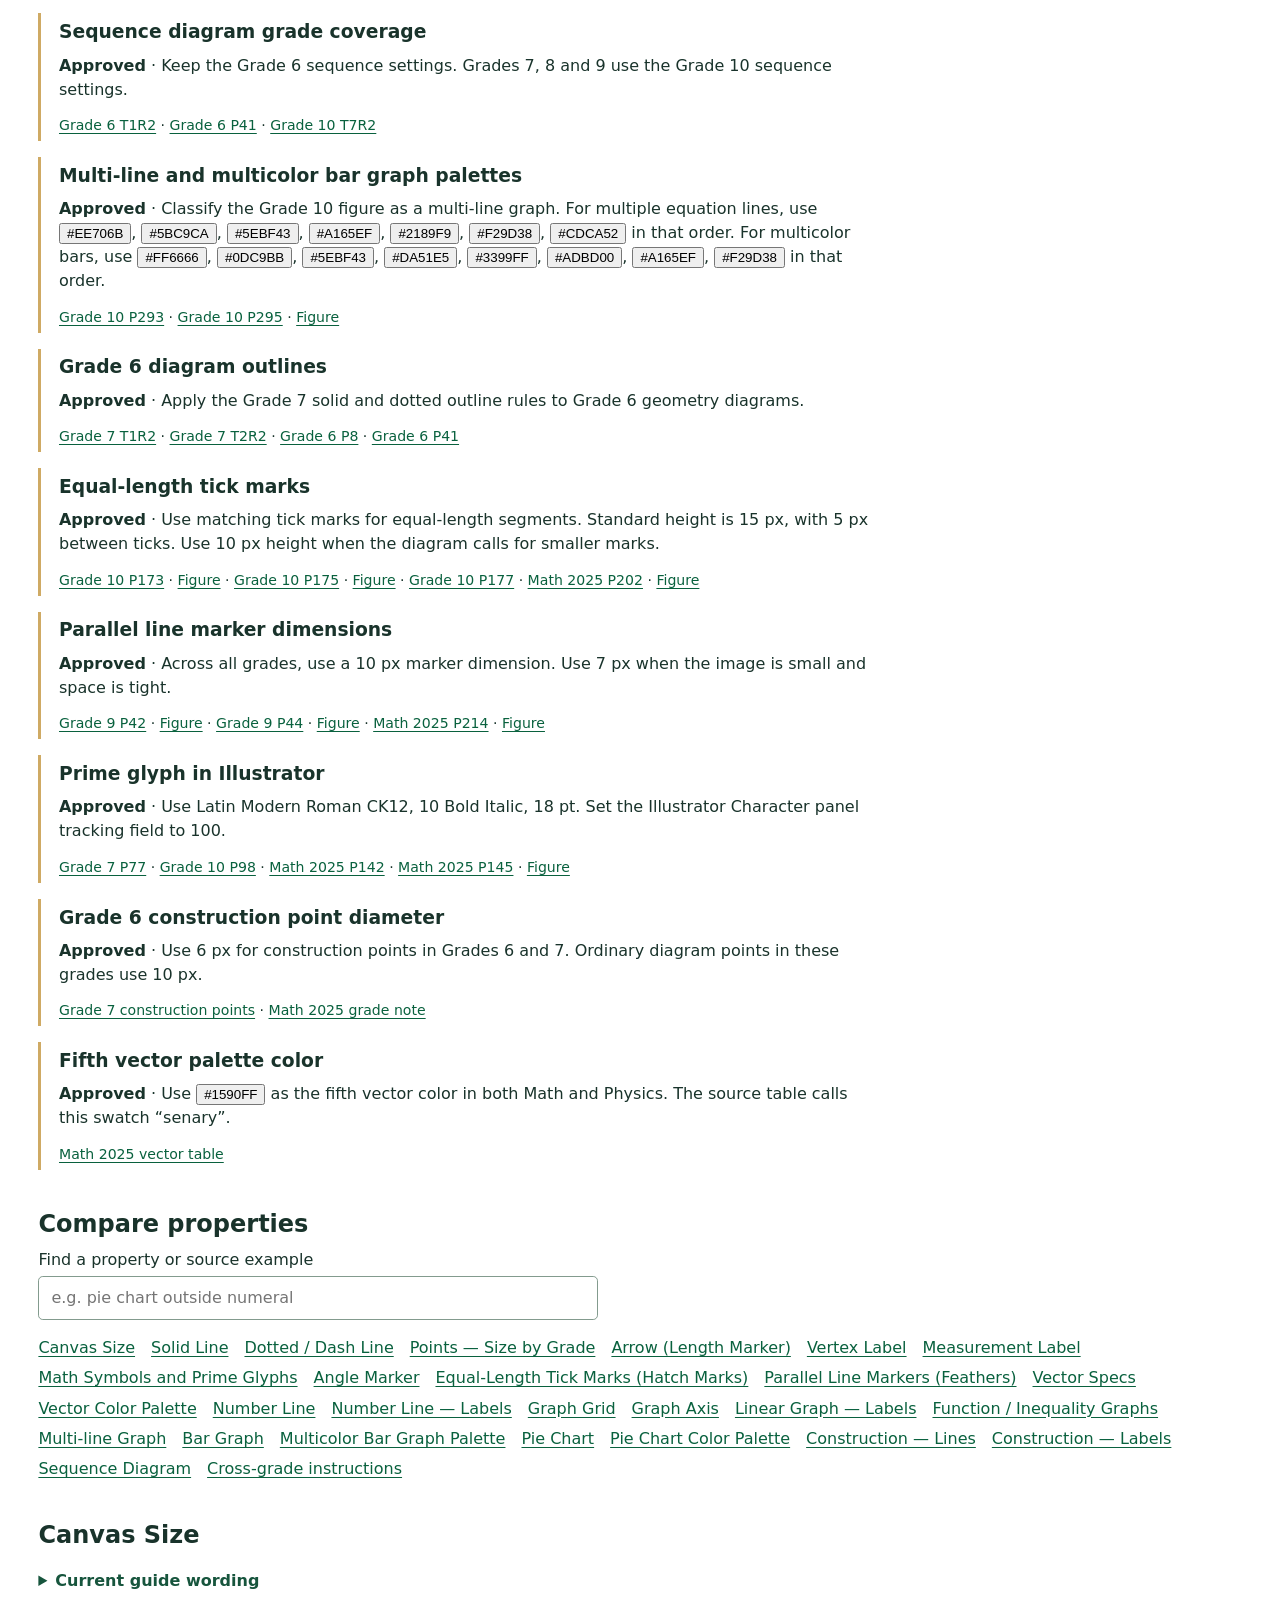
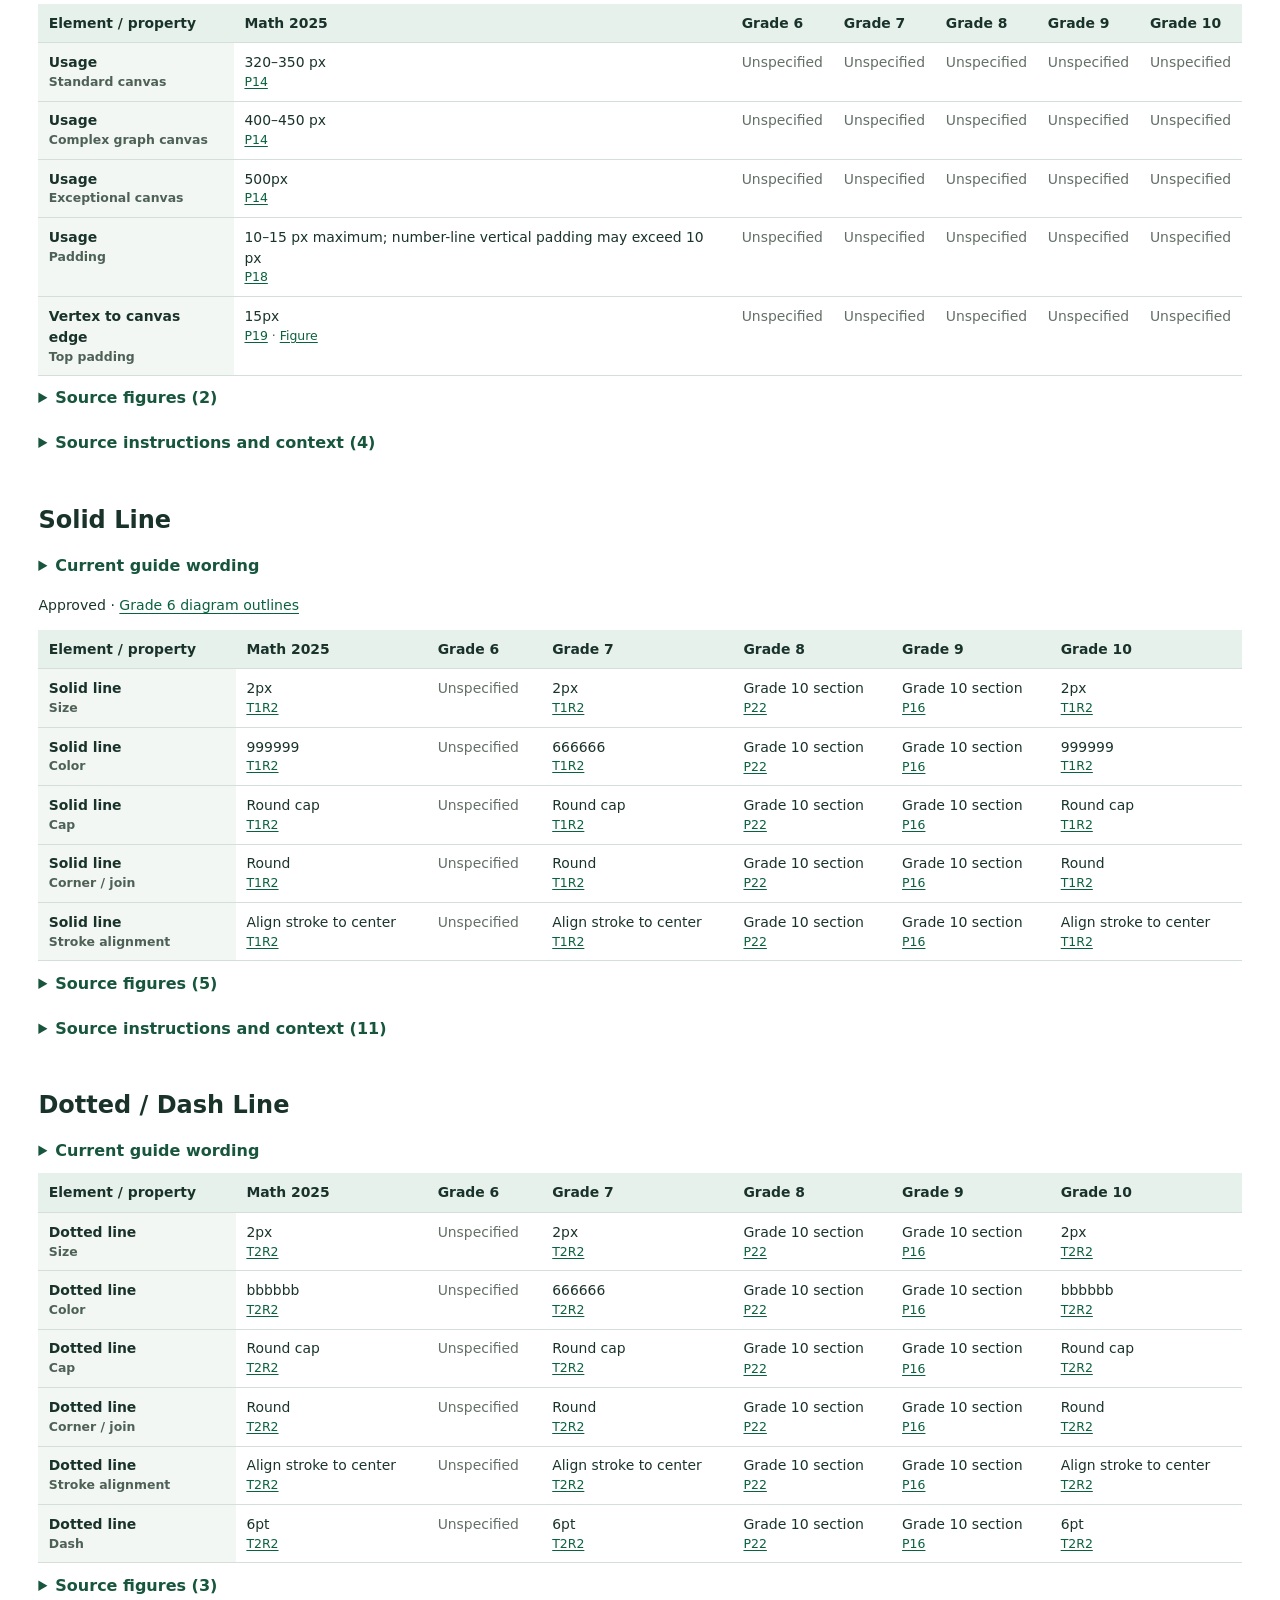
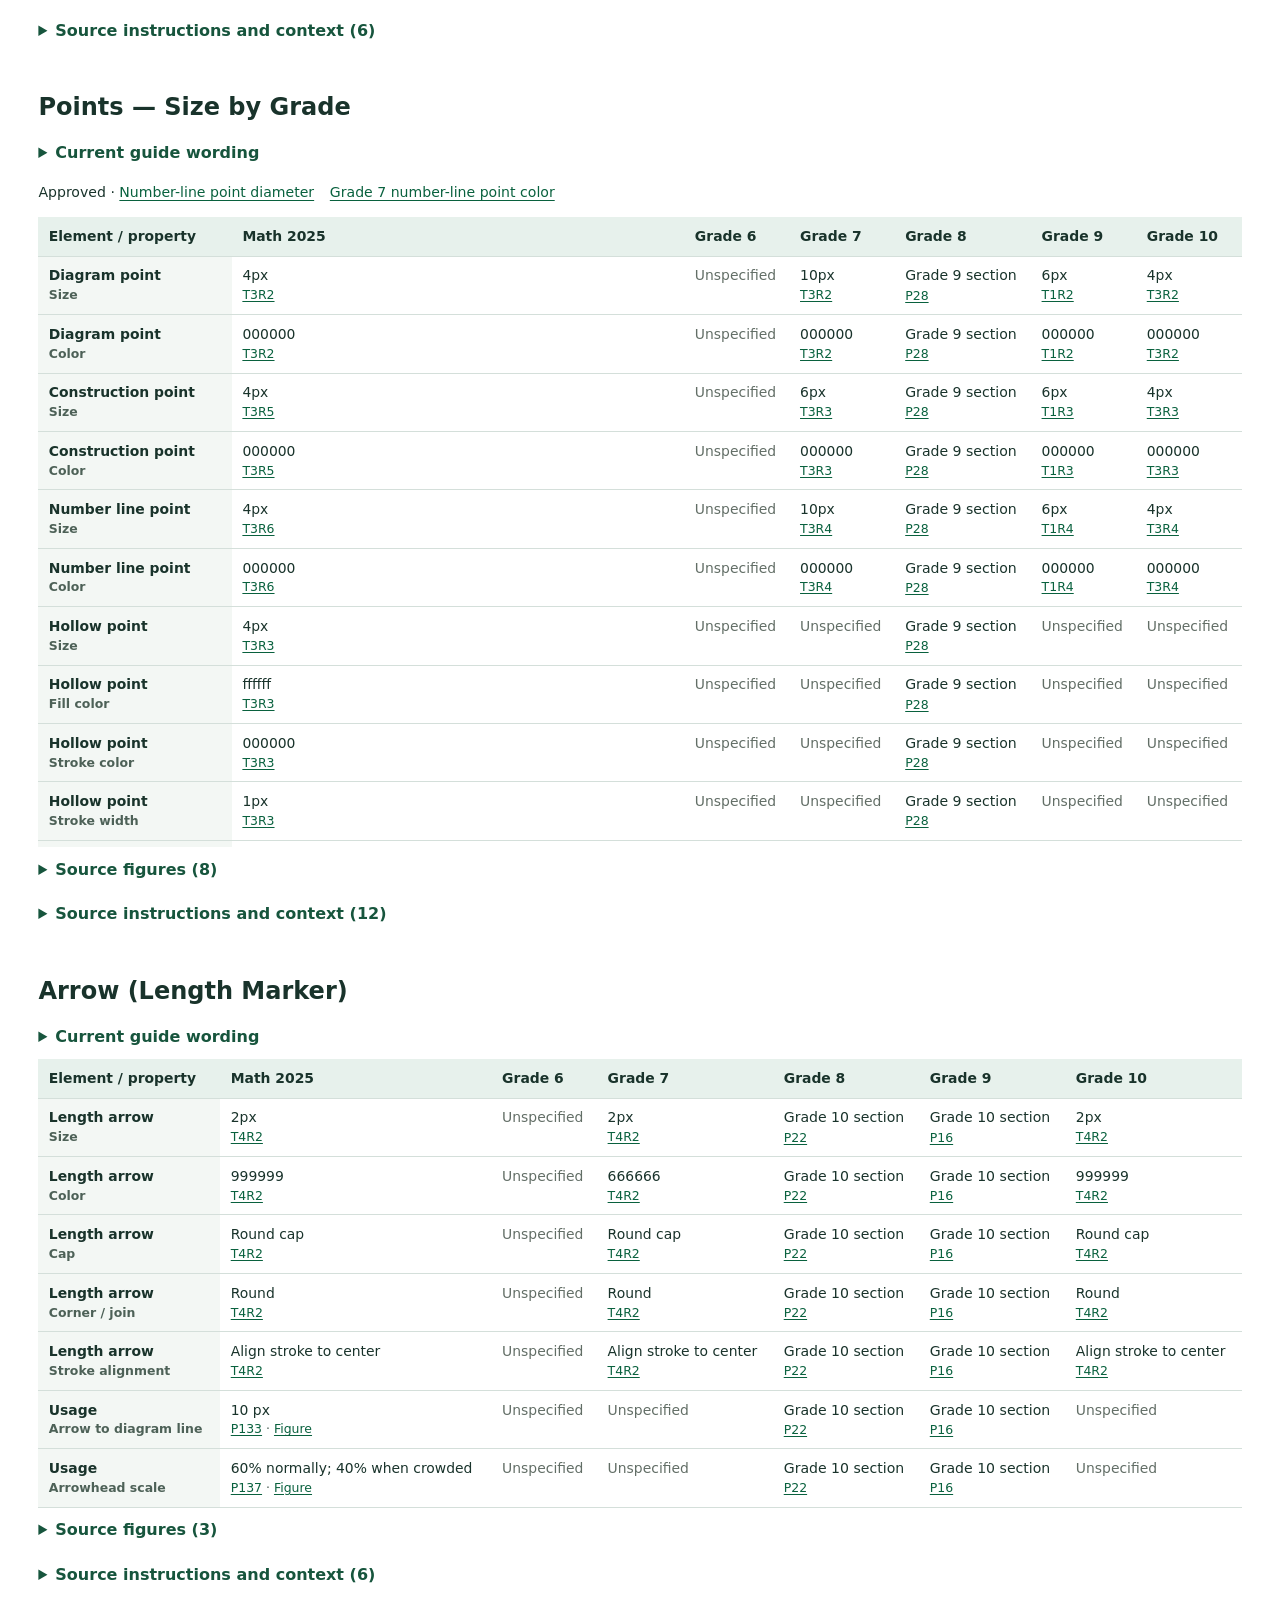
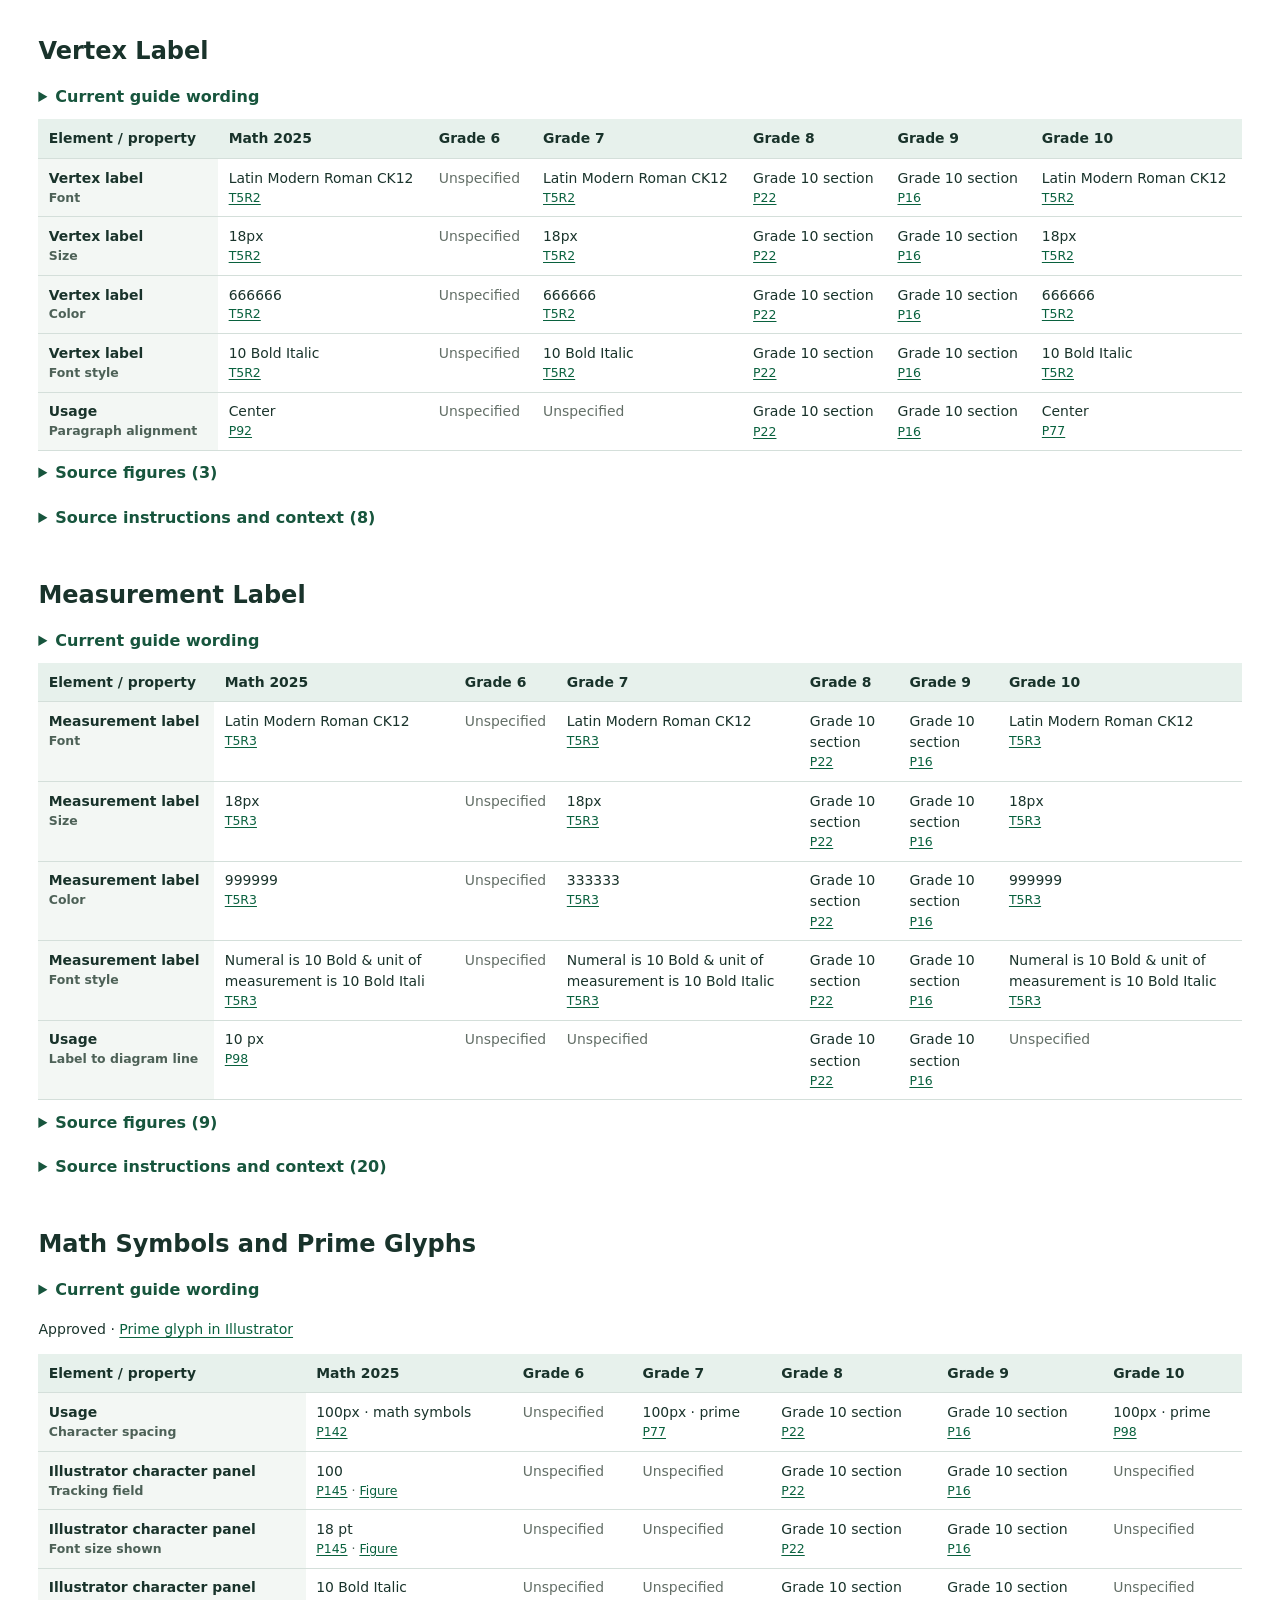
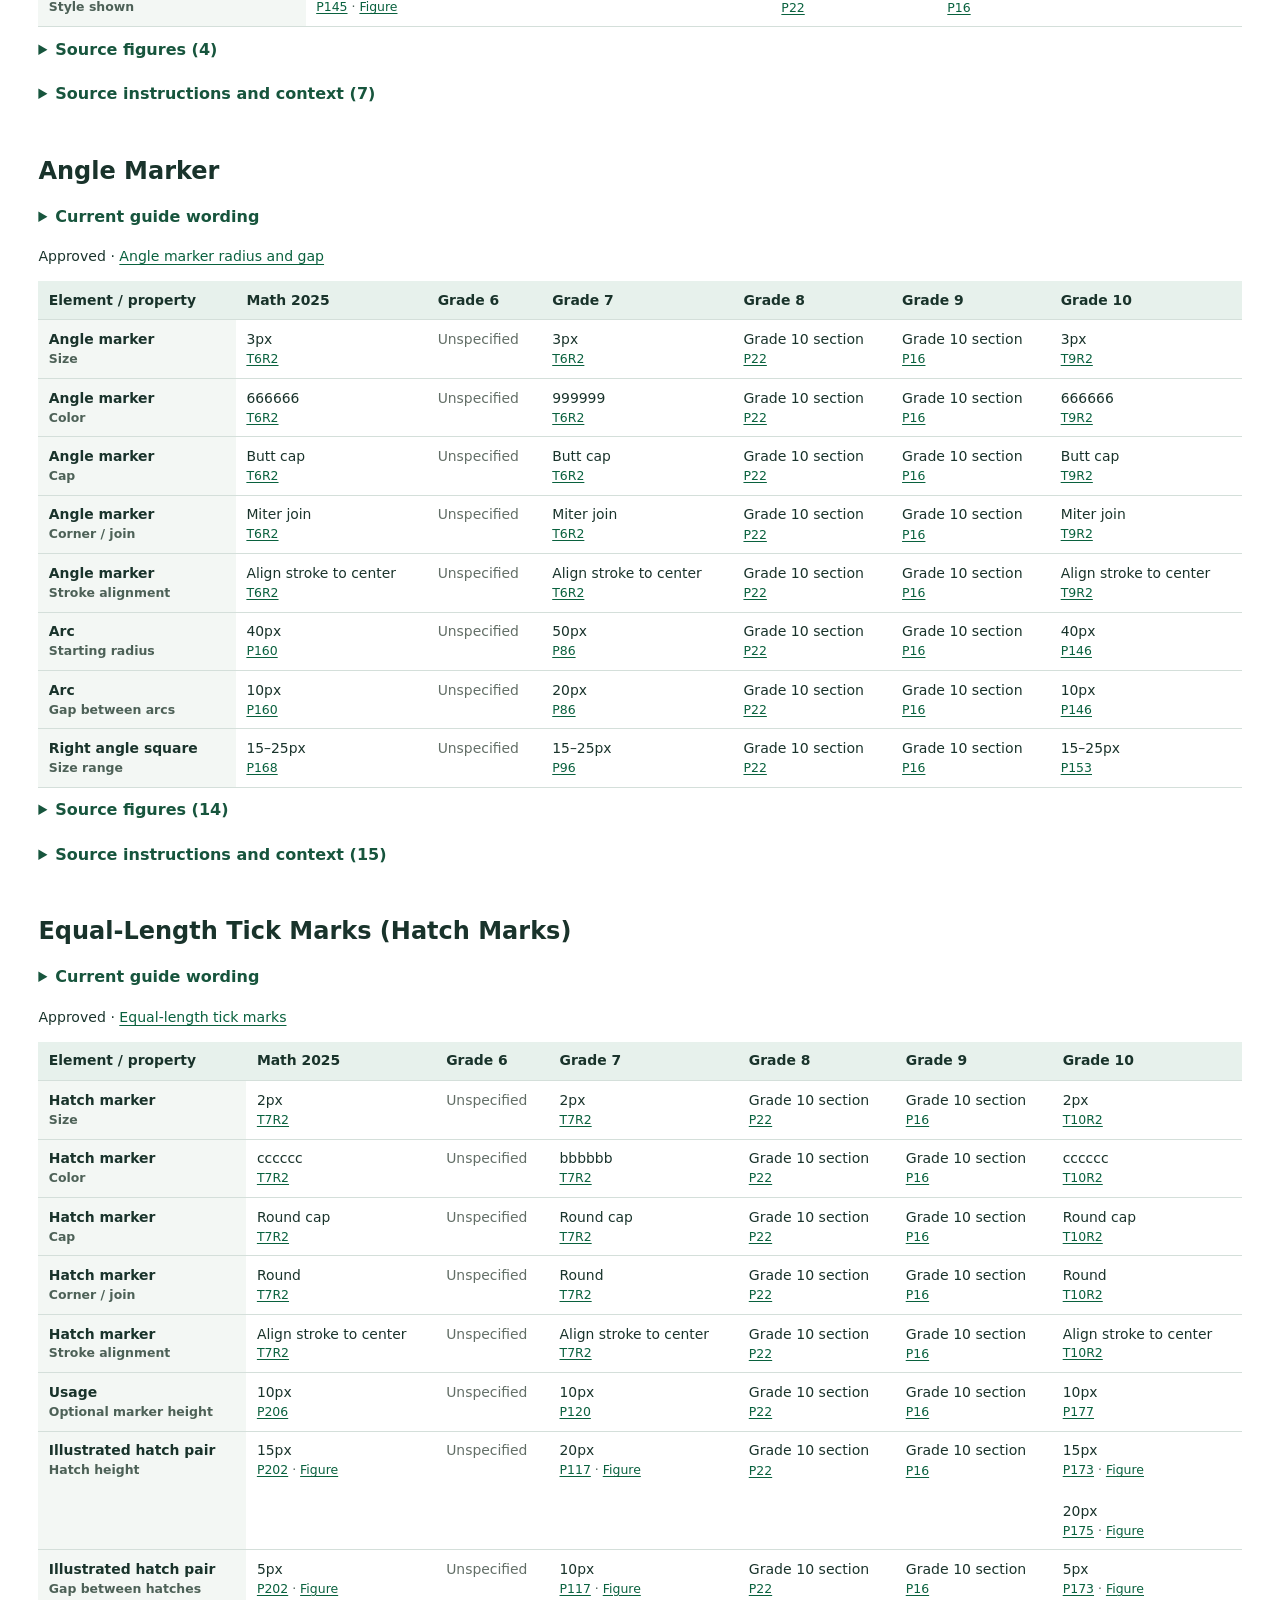
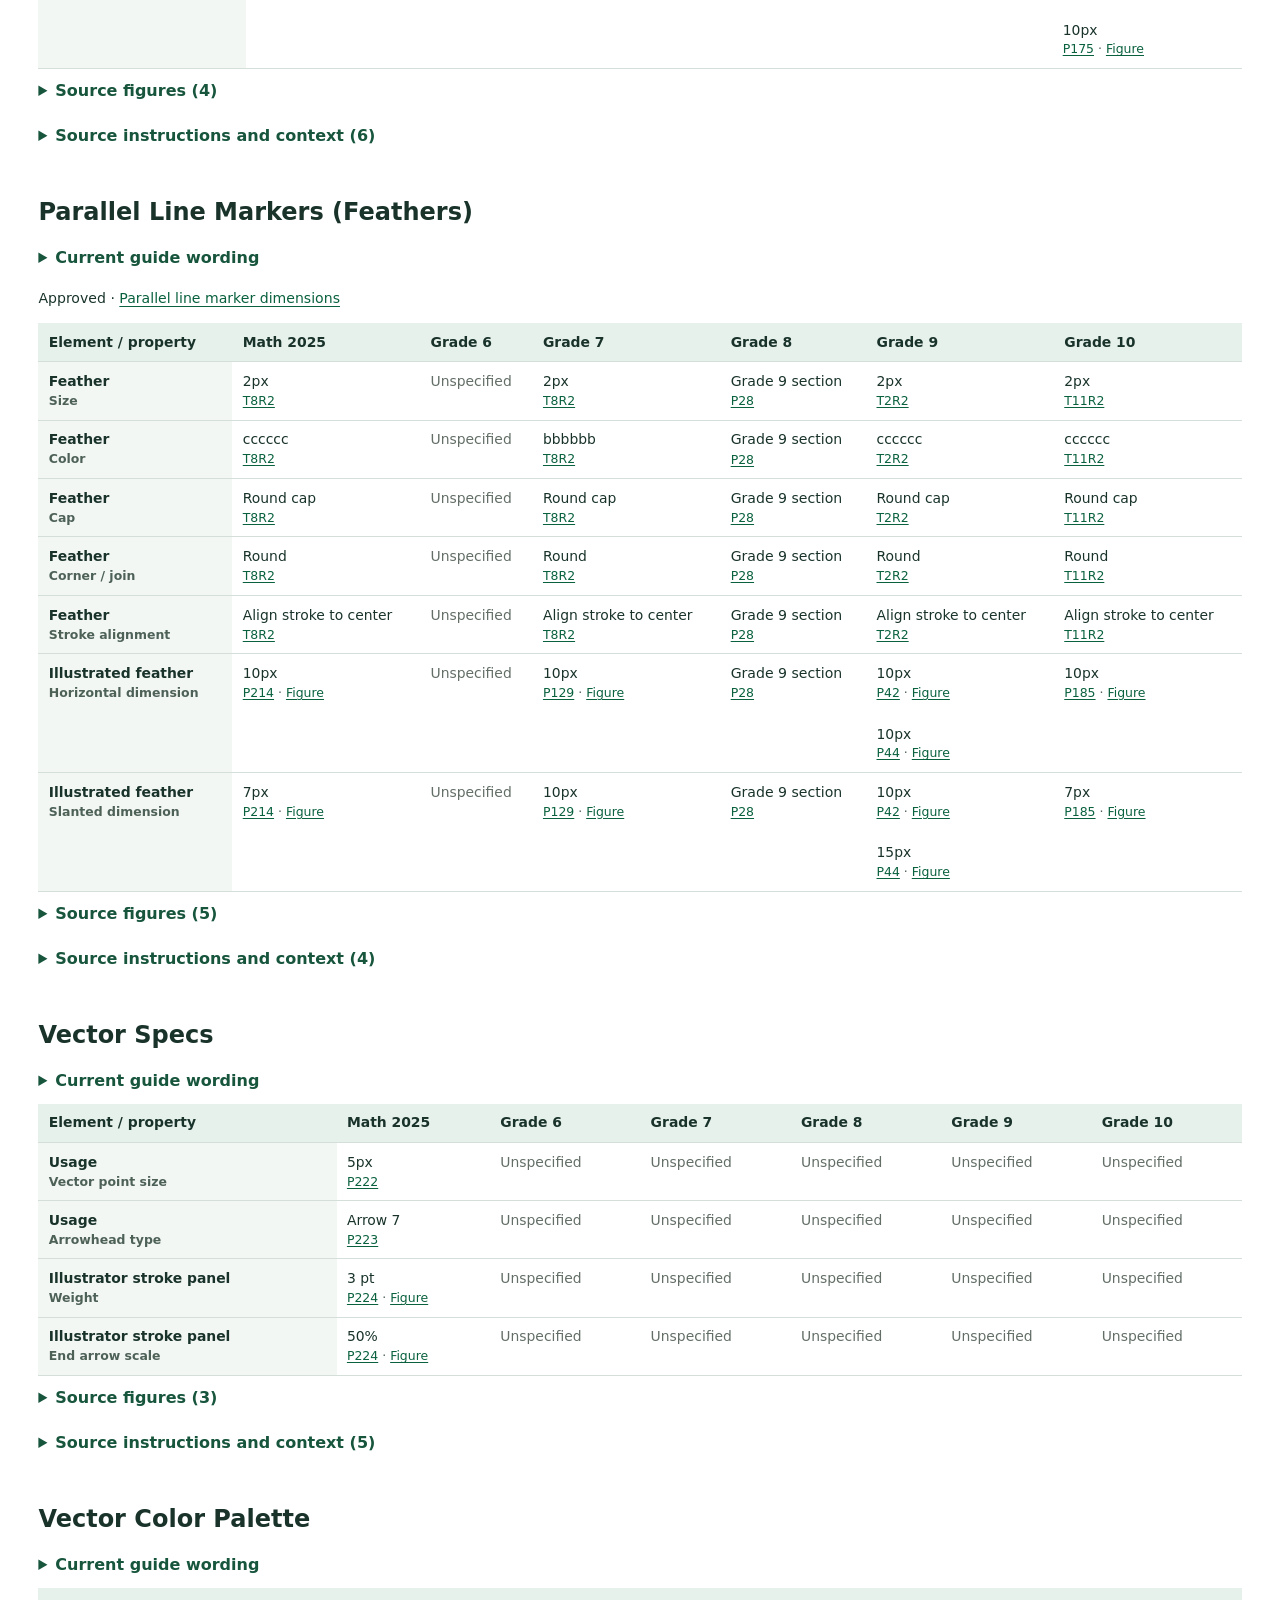
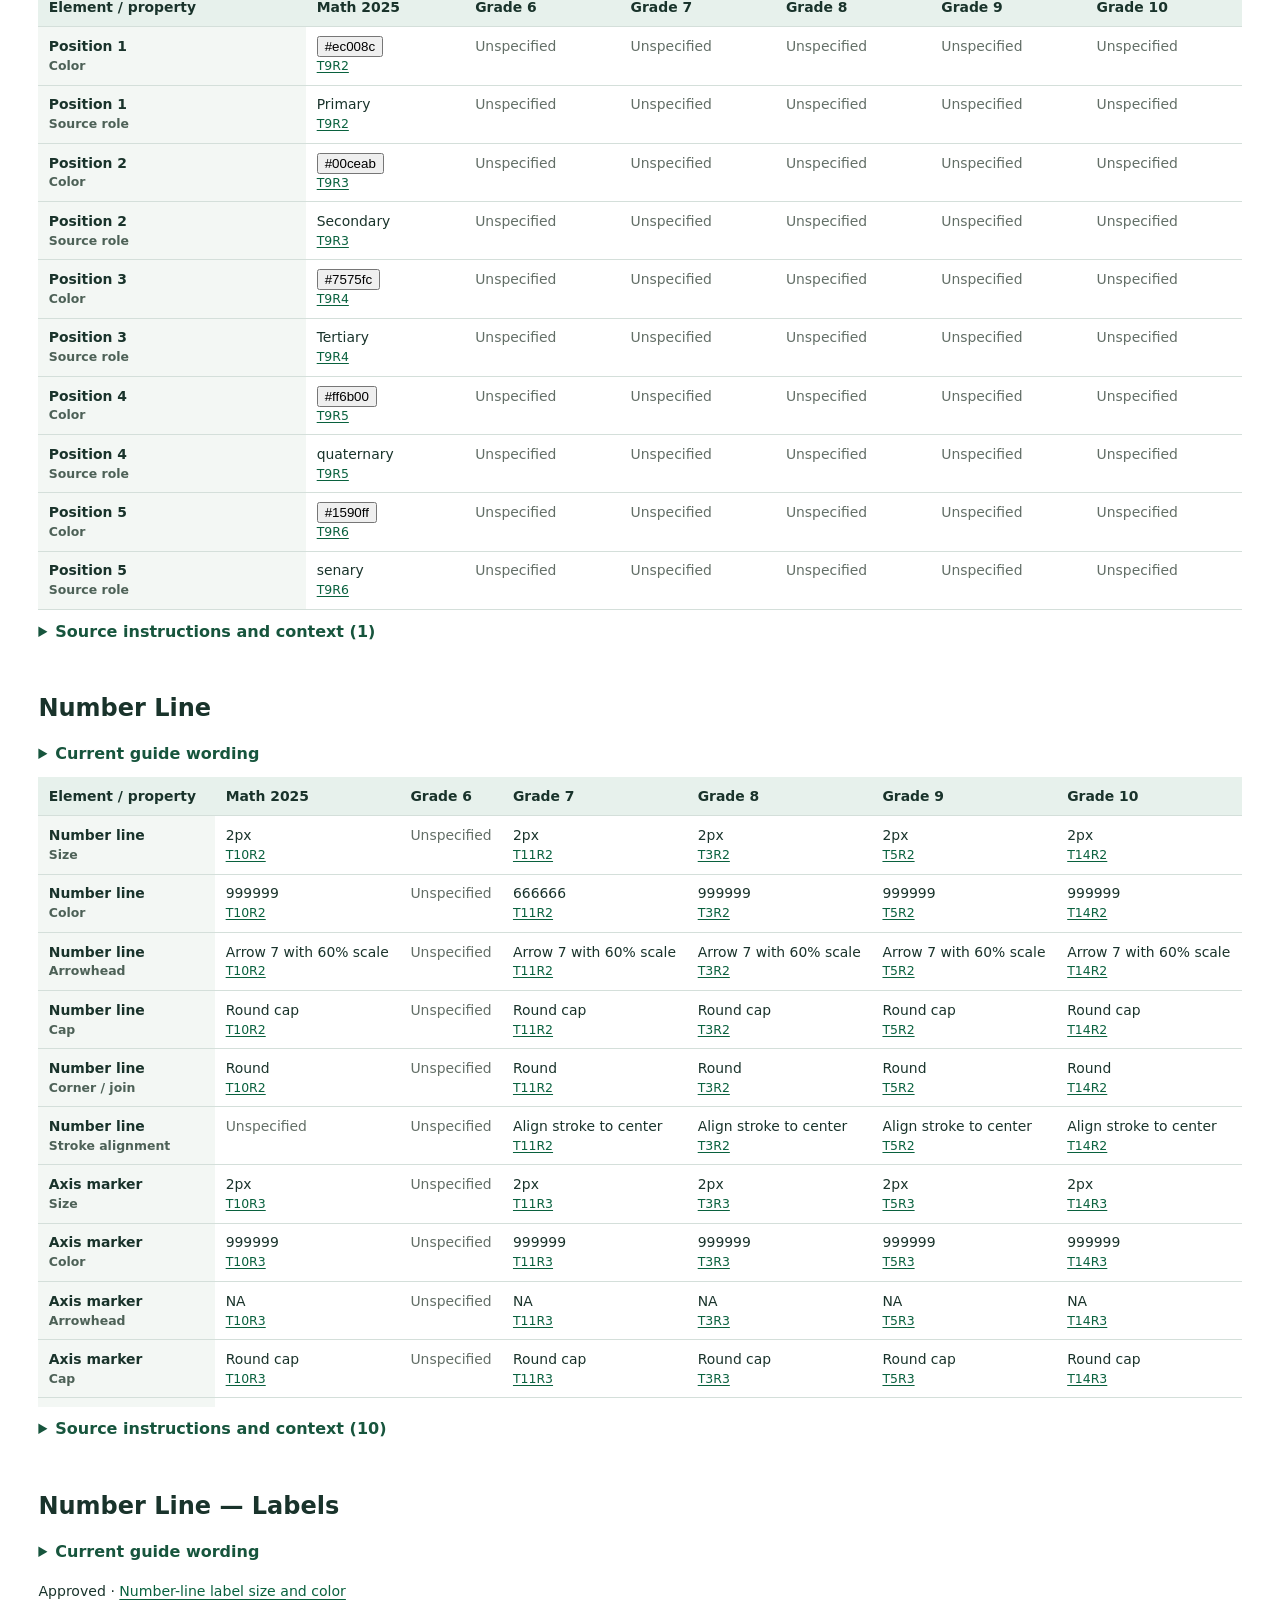
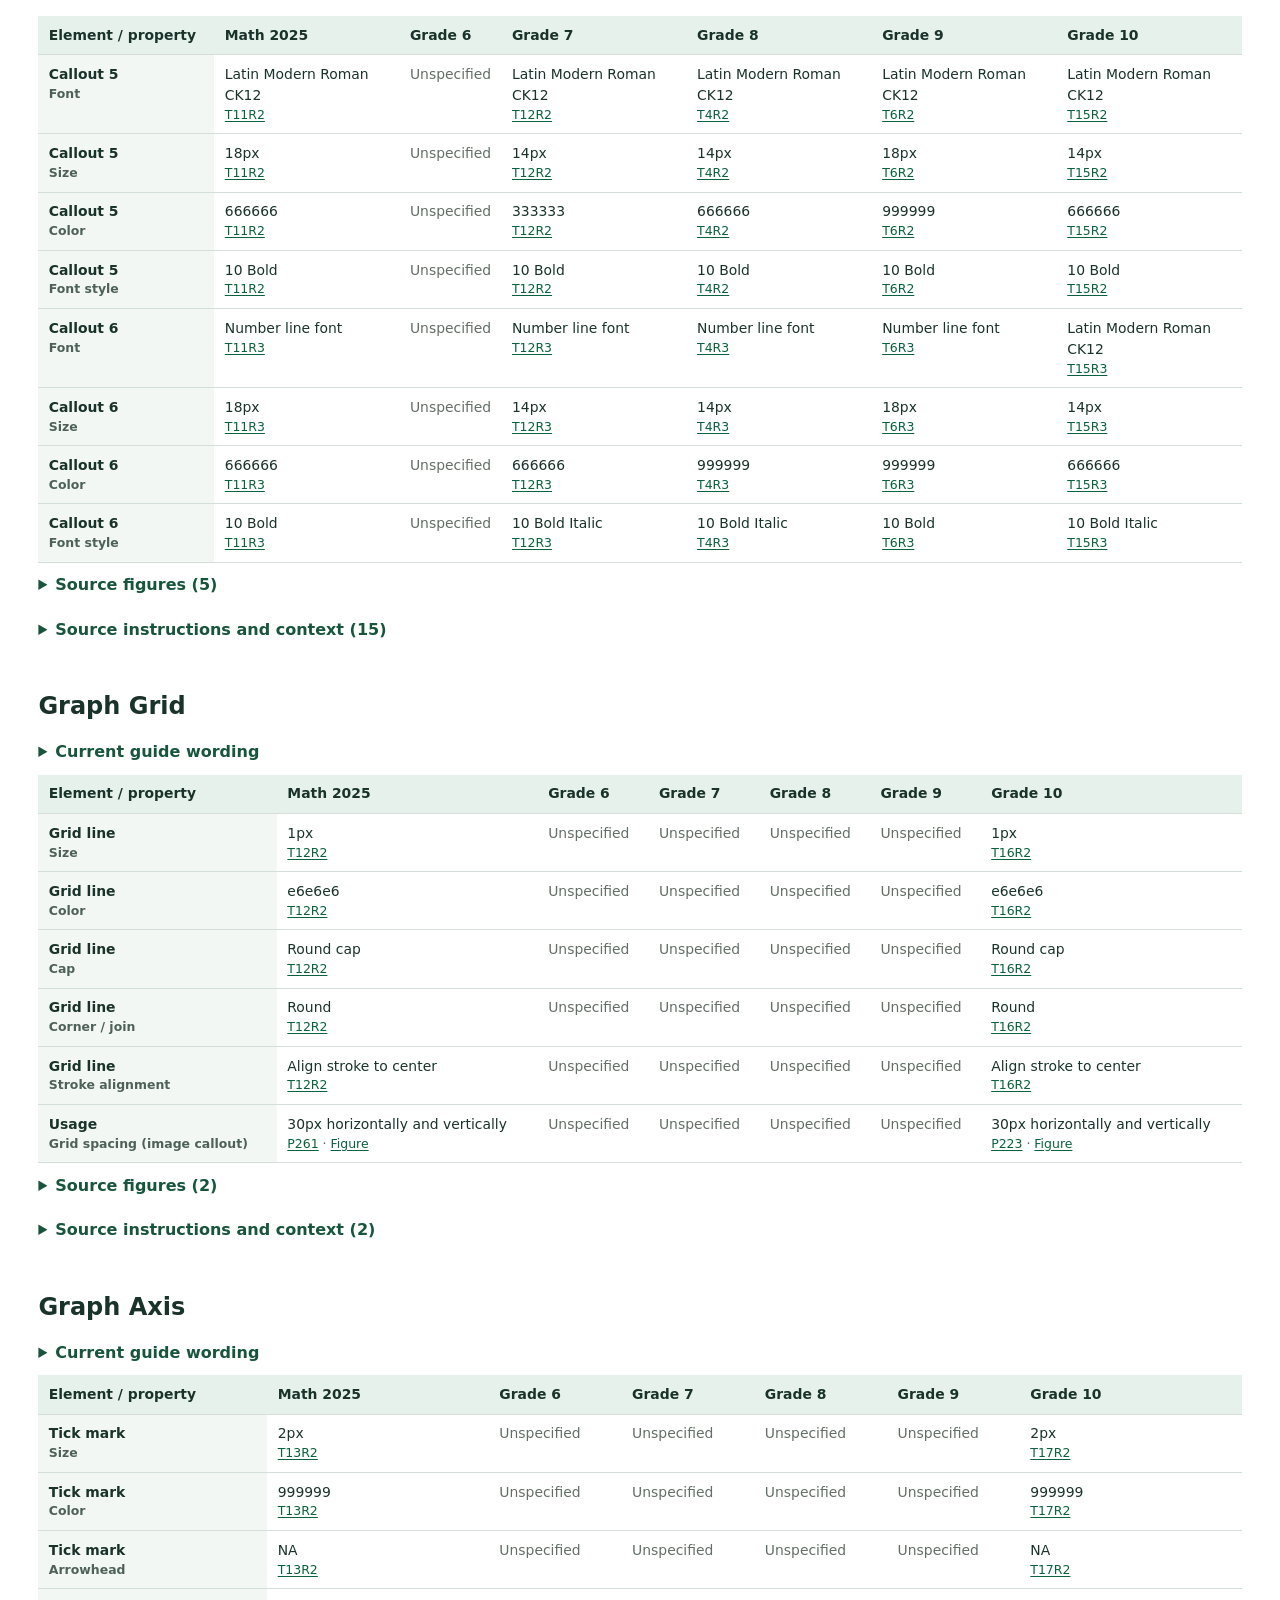
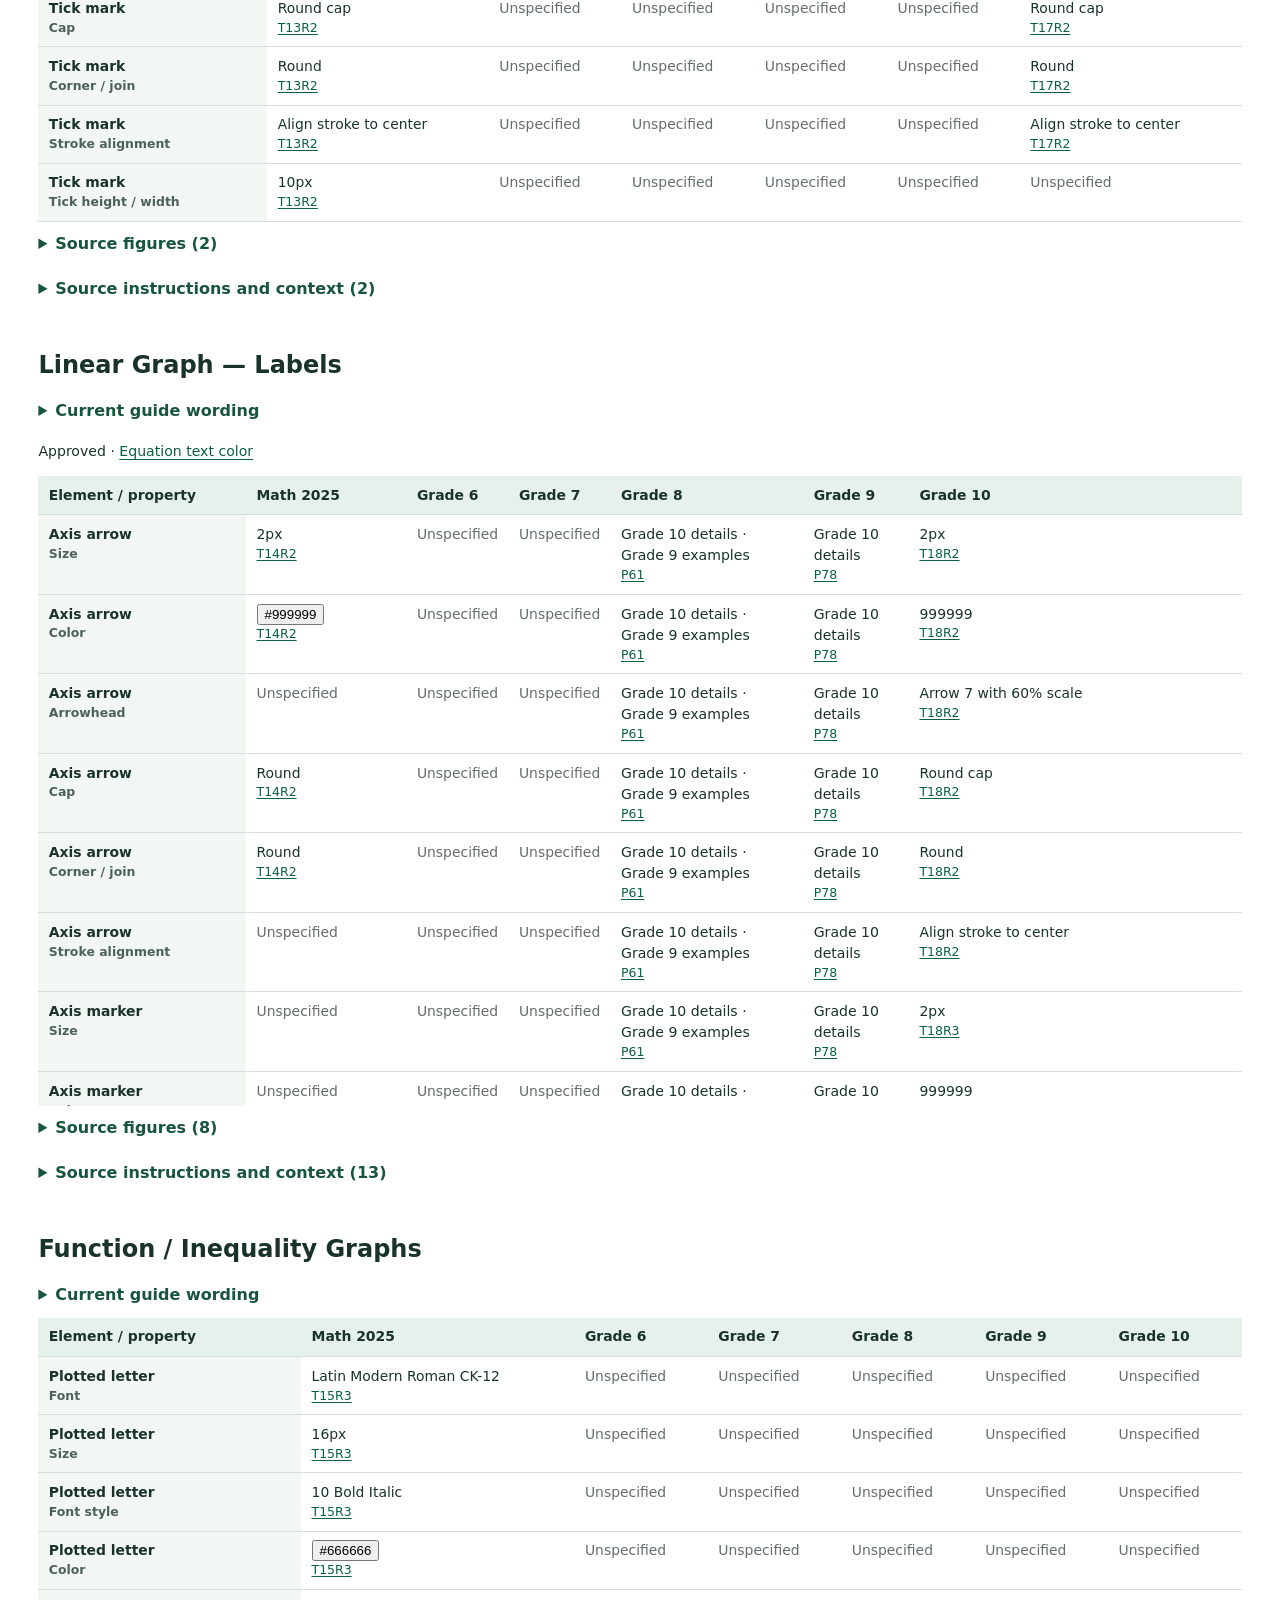
<file: math-review/index.html>
<!doctype html><html lang="en"><meta charset="utf-8"><meta name="viewport" content="width=device-width,initial-scale=1"><title>Math source comparison · CK-12</title><link rel="stylesheet" href="review.css"><script defer src="../specs.js?v=4d9f51c29f"></script>
<script defer src="../contribute/model.js"></script>
<script defer src="../contribute/published.js?v=f209a3fac474"></script><script defer src="review.js?v=266631b896"></script><script defer src="../contribute/copy.js"></script><main id="top"><nav><a href="../">← Diagram Style Guide</a>　<a href="../source-images/?subject=Math">Math source images</a></nav><h1>Math source comparison</h1><p>Math 2025 is the latest consolidated Math guideline and covers most grades. Use the approved rules below when the grade documents differ. Any new discrepancy goes to the design owner for a final decision. The comparison tables transcribe the original documents. Open “Current guide wording” in a topic to see its working specs. “Unspecified” means this comparison has no direct value for that cell. A cross-reference records which document the author named. Original wording, units and callout numbers are preserved in the source passages.</p>
<nav class="contents"><a href="#comparison">Compare properties</a> <a href="#decisions">Math design decisions</a> <a href="#passages">Original source passages</a></nav><h2 id="decisions">Math design decisions</h2><p>The design owner reviewed all 16 items. Each decision records the working rule and links to its source evidence.</p>
<article id="decision-equation"><h3>Equation text color</h3><p><strong>Approved</strong> · Use #999999 for equation text. Use #666666 when a colored fill makes the default hard to read, including on shaded function and inequality graphs.</p><div class="refs"><a href="#source-10-T19R4">Grade 10 T19R4</a> · <a href="#source-2025-T14R8">Math 2025 T14R8</a> · <a href="#source-2025-T15R7">Math 2025 T15R7</a></div></article>
<article id="decision-angles"><h3>Angle marker radius and gap</h3><p><strong>Approved</strong> · Start at a 40 px radius with 10 px between arcs, including in Grade 7. Reduce the radius when canvas size or diagram complexity requires it.</p><div class="refs"><a href="#source-7-P86">Grade 7 P86</a> · <a href="#source-10-P146">Grade 10 P146</a> · <a href="#source-2025-P160">Math 2025 P160</a></div></article>
<article id="decision-point"><h3>Number-line point diameter</h3><p><strong>Approved</strong> · Use 10 px in Grades 6–7 and 6 px from Grade 8 onward. This rule applies to points on a number line.</p><div class="refs"><a href="#source-2025-T3R6">Math 2025 T3R6</a> · <a href="#source-2025-P56">Math 2025 P56</a> · <a href="#source-2025-T10R5">Math 2025 T10R5</a> · <a href="#source-7-T3R4">Grade 7 T3R4</a> · <a href="#source-9-T5R4">Grade 9 T5R4</a> · <a href="#source-10-T14R5">Grade 10 T14R5</a></div></article>
<article id="decision-pointcolor"><h3>Grade 7 number-line point color</h3><p><strong>Approved</strong> · Use #000000 for Grade 7 number-line points.</p><div class="refs"><a href="#source-7-T3R4">Grade 7 T3R4</a> · <a href="#source-7-T11R4">Grade 7 T11R4</a> · <a href="#source-7-P151">Grade 7 P151</a> · <a href="../source-images/#math-grade-7-p151">Figure</a></div></article>
<article id="decision-coordinates"><h3>Transform coordinates</h3><p><strong>Excluded</strong> · Omitted from the working guide. Original coordinate values are retained in the source passages.</p><div class="refs"><a href="#source-9-T5R2">Grade 9 T5R2</a> · <a href="#source-8-T3R2">Grade 8 T3R2</a> · <a href="#source-10-T14R2">Grade 10 T14R2</a> · <a href="#source-2025-P30">Math 2025 P30</a></div></article>
<article id="decision-number-fonts"><h3>Number-line label size and color</h3><p><strong>Approved</strong> · For a number line within a graph, use 14 px in #999999. For a standalone number line, use 18 px in #999999.</p><div class="refs"><a href="#source-8-T4R3">Grade 8 T4R3</a> · <a href="#source-8-P53">Grade 8 P53</a> · <a href="../source-images/#math-grade-8-p53">Figure</a> · <a href="#source-9-T6R3">Grade 9 T6R3</a> · <a href="#source-9-P70">Grade 9 P70</a> · <a href="../source-images/#math-grade-9-p70">Figure</a> · <a href="#source-2025-T11R3">Math 2025 T11R3</a></div></article>
<article id="decision-pie-placement"><h3>Pie-chart measurement numerals</h3><p><strong>Approved</strong> · Follow Math 2025 for the pie-chart values. Use #000000 for measurement numerals, including percentages and angles placed outside the pie.</p><div class="refs"><a href="#source-8-T8R2">Grade 8 T8R2</a> · <a href="#source-8-P88">Grade 8 P88</a> · <a href="../source-images/#math-grade-8-p88">Figure</a> · <a href="#source-8-T10R2">Grade 8 T10R2</a> · <a href="#source-8-P105">Grade 8 P105</a> · <a href="../source-images/#math-grade-8-p105">Figure</a> · <a href="#source-2025-T18R2">Math 2025 inside numerals</a> · <a href="../source-images/#math-2025-p364">Math 2025 outside-percentage example</a></div></article>
<article id="decision-pie-order"><h3>Pie-chart palette order</h3><p><strong>Approved</strong> · Use the following order: #80C0FF, #F68DFF, #FFA282, #94E67E, #EAD53B, #A3A0FF, #FF8C96, #7FA2CC.</p><div class="refs"><a href="#source-2025-T17R5">Math 2025 T17R5</a> · <a href="#source-2025-T17R6">Math 2025 T17R6</a> · <a href="#source-2025-T17R7">Math 2025 T17R7</a> · <a href="#source-2025-T17R9">Math 2025 T17R9</a></div></article>
<article id="decision-sequence"><h3>Sequence diagram grade coverage</h3><p><strong>Approved</strong> · Keep the Grade 6 sequence settings. Grades 7, 8 and 9 use the Grade 10 sequence settings.</p><div class="refs"><a href="#source-6-T1R2">Grade 6 T1R2</a> · <a href="#source-6-P41">Grade 6 P41</a> · <a href="#source-10-T7R2">Grade 10 T7R2</a></div></article>
<article id="decision-linepalette"><h3>Multi-line and multicolor bar graph palettes</h3><p><strong>Approved</strong> · Classify the Grade 10 figure as a multi-line graph. For multiple equation lines, use #EE706B, #5BC9CA, #5EBF43, #A165EF, #2189F9, #F29D38, #CDCA52 in that order. For multicolor bars, use #FF6666, #0DC9BB, #5EBF43, #DA51E5, #3399FF, #ADBD00, #A165EF, #F29D38 in that order.</p><div class="refs"><a href="#source-10-P293">Grade 10 P293</a> · <a href="#source-10-P295">Grade 10 P295</a> · <a href="../source-images/#math-grade-10-p295">Figure</a></div></article>
<article id="decision-grade6lines"><h3>Grade 6 diagram outlines</h3><p><strong>Approved</strong> · Apply the Grade 7 solid and dotted outline rules to Grade 6 geometry diagrams.</p><div class="refs"><a href="#source-7-T1R2">Grade 7 T1R2</a> · <a href="#source-7-T2R2">Grade 7 T2R2</a> · <a href="#source-6-P8">Grade 6 P8</a> · <a href="#source-6-P41">Grade 6 P41</a></div></article>
<article id="decision-hatches"><h3>Equal-length tick marks</h3><p><strong>Approved</strong> · Use matching tick marks for equal-length segments. Standard height is 15 px, with 5 px between ticks. Use 10 px height when the diagram calls for smaller marks.</p><div class="refs"><a href="#source-10-P173">Grade 10 P173</a> · <a href="../source-images/#math-grade-10-p173">Figure</a> · <a href="#source-10-P175">Grade 10 P175</a> · <a href="../source-images/#math-grade-10-p175">Figure</a> · <a href="#source-10-P177">Grade 10 P177</a> · <a href="#source-2025-P202">Math 2025 P202</a> · <a href="../source-images/#math-2025-p202">Figure</a></div></article>
<article id="decision-feathers"><h3>Parallel line marker dimensions</h3><p><strong>Approved</strong> · Across all grades, use a 10 px marker dimension. Use 7 px when the image is small and space is tight.</p><div class="refs"><a href="#source-9-P42">Grade 9 P42</a> · <a href="../source-images/#math-grade-9-p42">Figure</a> · <a href="#source-9-P44">Grade 9 P44</a> · <a href="../source-images/#math-grade-9-p44">Figure</a> · <a href="#source-2025-P214">Math 2025 P214</a> · <a href="../source-images/#math-2025-p214">Figure</a></div></article>
<article id="decision-tracking"><h3>Prime glyph in Illustrator</h3><p><strong>Approved</strong> · Use Latin Modern Roman CK12, 10 Bold Italic, 18 pt. Set the Illustrator Character panel tracking field to 100.</p><div class="refs"><a href="#source-7-P77">Grade 7 P77</a> · <a href="#source-10-P98">Grade 10 P98</a> · <a href="#source-2025-P142">Math 2025 P142</a> · <a href="#source-2025-P145">Math 2025 P145</a> · <a href="../source-images/#math-2025-p145">Figure</a></div></article>
<article id="decision-grade6construction"><h3>Grade 6 construction point diameter</h3><p><strong>Approved</strong> · Use 6 px for construction points in Grades 6 and 7. Ordinary diagram points in these grades use 10 px.</p><div class="refs"><a href="#source-7-T3R3">Grade 7 construction points</a> · <a href="#source-2025-P56">Math 2025 grade note</a></div></article>
<article id="decision-vector-order"><h3>Fifth vector palette color</h3><p><strong>Approved</strong> · Use #1590FF as the fifth vector color in both Math and Physics. The source table calls this swatch “senary”.</p><div class="refs"><a href="#source-2025-T9R6">Math 2025 vector table</a></div></article>
<h2 id="comparison">Compare properties</h2><form id="filters"><label>Find a property or source example <input type="search" id="search" placeholder="e.g. pie chart outside numeral"></label></form><p id="matches" role="status"></p><nav class="contents"><a href="#canvas-size">Canvas Size</a><a href="#solid-line">Solid Line</a><a href="#dotted-line">Dotted / Dash Line</a><a href="#points-size">Points — Size by Grade</a><a href="#arrow-length-marker">Arrow (Length Marker)</a><a href="#vertex-label">Vertex Label</a><a href="#measurement-label">Measurement Label</a><a href="#math-symbol-label">Math Symbols and Prime Glyphs</a><a href="#angle-marker-spec">Angle Marker</a><a href="#hatch-marker">Equal-Length Tick Marks (Hatch Marks)</a><a href="#feathers">Parallel Line Markers (Feathers)</a><a href="#vector-spec">Vector Specs</a><a href="#vector-colors">Vector Color Palette</a><a href="#number-line-spec">Number Line</a><a href="#number-line-fonts">Number Line — Labels</a><a href="#graph-grid">Graph Grid</a><a href="#graph-axis">Graph Axis</a><a href="#linear-graph">Linear Graph — Labels</a><a href="#function-graph">Function / Inequality Graphs</a><a href="#multi-line-graph">Multi-line Graph</a><a href="#bar-graph">Bar Graph</a><a href="#bar-colors">Multicolor Bar Graph Palette</a><a href="#pie-chart">Pie Chart</a><a href="#pie-colors">Pie Chart Color Palette</a><a href="#construction-lines">Construction — Lines</a><a href="#construction-labels">Construction — Labels</a><a href="#sequence-spec">Sequence Diagram</a><a href="#scope">Cross-grade instructions</a></nav>
<section class="topic" id="canvas-size"><h2>Canvas Size</h2>
<div class="scroll"><table><thead><tr><th>Element / property</th><th>Math 2025</th><th>Grade 6</th><th>Grade 7</th><th>Grade 8</th><th>Grade 9</th><th>Grade 10</th></tr></thead><tbody>
<tr class="prop"><th scope="row">Usage<small>Standard canvas</small></th><td>320–350 px <small><a href="#source-2025-P14">P14</a></small></td><td><span class="muted">Unspecified</span></td><td><span class="muted">Unspecified</span></td><td><span class="muted">Unspecified</span></td><td><span class="muted">Unspecified</span></td><td><span class="muted">Unspecified</span></td></tr>
<tr class="prop"><th scope="row">Usage<small>Complex graph canvas</small></th><td>400–450 px <small><a href="#source-2025-P14">P14</a></small></td><td><span class="muted">Unspecified</span></td><td><span class="muted">Unspecified</span></td><td><span class="muted">Unspecified</span></td><td><span class="muted">Unspecified</span></td><td><span class="muted">Unspecified</span></td></tr>
<tr class="prop"><th scope="row">Usage<small>Exceptional canvas</small></th><td>500px <small><a href="#source-2025-P14">P14</a></small></td><td><span class="muted">Unspecified</span></td><td><span class="muted">Unspecified</span></td><td><span class="muted">Unspecified</span></td><td><span class="muted">Unspecified</span></td><td><span class="muted">Unspecified</span></td></tr>
<tr class="prop"><th scope="row">Usage<small>Padding</small></th><td>10–15 px maximum; number-line vertical padding may exceed 10 px <small><a href="#source-2025-P18">P18</a></small></td><td><span class="muted">Unspecified</span></td><td><span class="muted">Unspecified</span></td><td><span class="muted">Unspecified</span></td><td><span class="muted">Unspecified</span></td><td><span class="muted">Unspecified</span></td></tr>
<tr class="prop"><th scope="row">Vertex to canvas edge<small>Top padding</small></th><td>15px <small><a href="#source-2025-P19">P19</a> · <a href="../source-images/#math-2025-p19">Figure</a></small></td><td><span class="muted">Unspecified</span></td><td><span class="muted">Unspecified</span></td><td><span class="muted">Unspecified</span></td><td><span class="muted">Unspecified</span></td><td><span class="muted">Unspecified</span></td></tr>
</tbody></table></div>
<details class="examples" id="figures-canvas-size"><summary>Source figures (2)</summary><div class="figures"><figure><a href="../source-images/math/2025/image10.png" aria-label="Open original image: Canvas padding near a vertex"><img loading="lazy" width="850" height="613" src="../source-images/math/2025/image10.png" alt="Canvas padding near a vertex"></a><figcaption><a href="../source-images/#math-2025-p19">Canvas padding near a vertex</a><small>Math 2025 · P19</small></figcaption></figure><figure><a href="../source-images/math/2025/image12.png" aria-label="Open original image: Padding around a horizontal line"><img loading="lazy" width="689" height="283" src="../source-images/math/2025/image12.png" alt="Padding around a horizontal line"></a><figcaption><a href="../source-images/#math-2025-p21">Padding around a horizontal line</a><small>Math 2025 · P21</small></figcaption></figure></div></details>
<details class="notes"><summary>Source instructions and context (4)</summary><ul>
<li>Canvas Size- <small><a href="#source-2025-P13">Math 2025 P13</a></small></li>
<li>Canvas size varies from asset to asset. Standard canvas size is 320-350 px. In case of graphs with multiple plot points and details it can go upto 400-450 px and in some corner cases where more space is needed we use 500px. Anything beyond 500 px height is not advisable. <small><a href="#source-2025-P14">Math 2025 P14</a></small></li>
<li>Padding space- <small><a href="#source-2025-P16">Math 2025 P16</a></small></li>
<li>There should be no more than 10-15 px padding space in any image. With a few exceptions for example in case of number line we give more than 10 px padding vertically to balance the image. <small><a href="#source-2025-P18">Math 2025 P18</a></small></li>
</ul></details>
</section>
<section class="topic" id="solid-line"><h2>Solid Line</h2>
<p class="issues">Approved · <a href="#decision-grade6lines">Grade 6 diagram outlines</a></p>
<div class="scroll"><table><thead><tr><th>Element / property</th><th>Math 2025</th><th>Grade 6</th><th>Grade 7</th><th>Grade 8</th><th>Grade 9</th><th>Grade 10</th></tr></thead><tbody>
<tr class="prop"><th scope="row">Solid line<small>Size</small></th><td>2px <small><a href="#source-2025-T1R2">T1R2</a></small></td><td><span class="muted">Unspecified</span></td><td>2px <small><a href="#source-7-T1R2">T1R2</a></small></td><td><span class="ref">Grade 10 section</span> <small><a href="#source-8-P22">P22</a></small></td><td><span class="ref">Grade 10 section</span> <small><a href="#source-9-P16">P16</a></small></td><td>2px <small><a href="#source-10-T1R2">T1R2</a></small></td></tr>
<tr class="prop"><th scope="row">Solid line<small>Color</small></th><td>999999 <small><a href="#source-2025-T1R2">T1R2</a></small></td><td><span class="muted">Unspecified</span></td><td>666666 <small><a href="#source-7-T1R2">T1R2</a></small></td><td><span class="ref">Grade 10 section</span> <small><a href="#source-8-P22">P22</a></small></td><td><span class="ref">Grade 10 section</span> <small><a href="#source-9-P16">P16</a></small></td><td>999999 <small><a href="#source-10-T1R2">T1R2</a></small></td></tr>
<tr class="prop"><th scope="row">Solid line<small>Cap</small></th><td>Round cap <small><a href="#source-2025-T1R2">T1R2</a></small></td><td><span class="muted">Unspecified</span></td><td>Round cap <small><a href="#source-7-T1R2">T1R2</a></small></td><td><span class="ref">Grade 10 section</span> <small><a href="#source-8-P22">P22</a></small></td><td><span class="ref">Grade 10 section</span> <small><a href="#source-9-P16">P16</a></small></td><td>Round cap <small><a href="#source-10-T1R2">T1R2</a></small></td></tr>
<tr class="prop"><th scope="row">Solid line<small>Corner / join</small></th><td>Round <small><a href="#source-2025-T1R2">T1R2</a></small></td><td><span class="muted">Unspecified</span></td><td>Round <small><a href="#source-7-T1R2">T1R2</a></small></td><td><span class="ref">Grade 10 section</span> <small><a href="#source-8-P22">P22</a></small></td><td><span class="ref">Grade 10 section</span> <small><a href="#source-9-P16">P16</a></small></td><td>Round <small><a href="#source-10-T1R2">T1R2</a></small></td></tr>
<tr class="prop"><th scope="row">Solid line<small>Stroke alignment</small></th><td>Align stroke to center <small><a href="#source-2025-T1R2">T1R2</a></small></td><td><span class="muted">Unspecified</span></td><td>Align stroke to center <small><a href="#source-7-T1R2">T1R2</a></small></td><td><span class="ref">Grade 10 section</span> <small><a href="#source-8-P22">P22</a></small></td><td><span class="ref">Grade 10 section</span> <small><a href="#source-9-P16">P16</a></small></td><td>Align stroke to center <small><a href="#source-10-T1R2">T1R2</a></small></td></tr>
</tbody></table></div>
<details class="examples" id="figures-solid-line"><summary>Source figures (5)</summary><div class="figures"><figure><a href="../source-images/math/grade-10/image23.png" aria-label="Open original image: Solid line segment"><img loading="lazy" width="1163" height="126" src="../source-images/math/grade-10/image23.png" alt="Solid line segment"></a><figcaption><a href="../source-images/#math-grade-10-p20">Solid line segment</a><small>Grade 10 · P20</small></figcaption></figure><figure><a href="../source-images/math/grade-10/image29.png" aria-label="Open original image: Illustrator transform panel for a solid line"><img loading="lazy" width="488" height="579" src="../source-images/math/grade-10/image29.png" alt="Illustrator transform panel for a solid line"></a><figcaption><a href="../source-images/#math-grade-10-p24">Illustrator transform panel for a solid line</a><small>Grade 10 · P24</small></figcaption></figure><figure><a href="../source-images/math/grade-7/image8.png" aria-label="Open original image: Solid line segment"><img loading="lazy" width="1228" height="88" src="../source-images/math/grade-7/image8.png" alt="Solid line segment"></a><figcaption><a href="../source-images/#math-grade-7-p22">Solid line segment</a><small>Grade 7 · P22</small></figcaption></figure><figure><a href="../source-images/math/2025/image31.png" aria-label="Open original image: Solid line segment"><img loading="lazy" width="1163" height="126" src="../source-images/math/2025/image31.png" alt="Solid line segment"></a><figcaption><a href="../source-images/#math-2025-p28">Solid line segment</a><small>Math 2025 · P28</small></figcaption></figure><figure><a href="../source-images/math/2025/image33.png" aria-label="Open original image: Illustrator transform panel and half-pixel coordinates"><img loading="lazy" width="488" height="579" src="../source-images/math/2025/image33.png" alt="Illustrator transform panel and half-pixel coordinates"></a><figcaption><a href="../source-images/#math-2025-p33">Illustrator transform panel and half-pixel coordinates</a><small>Math 2025 · P33</small></figcaption></figure></div></details>
<details class="notes"><summary>Source instructions and context (11)</summary><ul>
<li>Diagram outline <small><a href="#source-2025-P23">Math 2025 P23</a></small></li>
<li>Solid line <small><a href="#source-2025-P24">Math 2025 P24</a></small></li>
<li>Example <small><a href="#source-2025-P26">Math 2025 P26</a></small></li>
<li>X &amp; Y value in the transform panel- by keeping xxx.5 in the x and y coordinate the quality of image turns out better and less blurry in png image format. While it is not possible for every diagram, this should be maintained wherever feasible. <small><a href="#source-2025-P30">Math 2025 P30</a></small></li>
<li>Diagram outline <small><a href="#source-7-P17">Grade 7 P17</a></small></li>
<li>Solid line <small><a href="#source-7-P18">Grade 7 P18</a></small></li>
<li>Example <small><a href="#source-7-P20">Grade 7 P20</a></small></li>
<li>Diagram outline <small><a href="#source-10-P15">Grade 10 P15</a></small></li>
<li>Solid line <small><a href="#source-10-P16">Grade 10 P16</a></small></li>
<li>Example <small><a href="#source-10-P18">Grade 10 P18</a></small></li>
<li>X &amp; Y value in the transform panel <small><a href="#source-10-P22">Grade 10 P22</a></small></li>
</ul></details>
</section>
<section class="topic" id="dotted-line"><h2>Dotted / Dash Line</h2>
<div class="scroll"><table><thead><tr><th>Element / property</th><th>Math 2025</th><th>Grade 6</th><th>Grade 7</th><th>Grade 8</th><th>Grade 9</th><th>Grade 10</th></tr></thead><tbody>
<tr class="prop"><th scope="row">Dotted line<small>Size</small></th><td>2px <small><a href="#source-2025-T2R2">T2R2</a></small></td><td><span class="muted">Unspecified</span></td><td>2px <small><a href="#source-7-T2R2">T2R2</a></small></td><td><span class="ref">Grade 10 section</span> <small><a href="#source-8-P22">P22</a></small></td><td><span class="ref">Grade 10 section</span> <small><a href="#source-9-P16">P16</a></small></td><td>2px <small><a href="#source-10-T2R2">T2R2</a></small></td></tr>
<tr class="prop"><th scope="row">Dotted line<small>Color</small></th><td>bbbbbb <small><a href="#source-2025-T2R2">T2R2</a></small></td><td><span class="muted">Unspecified</span></td><td>666666 <small><a href="#source-7-T2R2">T2R2</a></small></td><td><span class="ref">Grade 10 section</span> <small><a href="#source-8-P22">P22</a></small></td><td><span class="ref">Grade 10 section</span> <small><a href="#source-9-P16">P16</a></small></td><td>bbbbbb <small><a href="#source-10-T2R2">T2R2</a></small></td></tr>
<tr class="prop"><th scope="row">Dotted line<small>Cap</small></th><td>Round cap <small><a href="#source-2025-T2R2">T2R2</a></small></td><td><span class="muted">Unspecified</span></td><td>Round cap <small><a href="#source-7-T2R2">T2R2</a></small></td><td><span class="ref">Grade 10 section</span> <small><a href="#source-8-P22">P22</a></small></td><td><span class="ref">Grade 10 section</span> <small><a href="#source-9-P16">P16</a></small></td><td>Round cap <small><a href="#source-10-T2R2">T2R2</a></small></td></tr>
<tr class="prop"><th scope="row">Dotted line<small>Corner / join</small></th><td>Round <small><a href="#source-2025-T2R2">T2R2</a></small></td><td><span class="muted">Unspecified</span></td><td>Round <small><a href="#source-7-T2R2">T2R2</a></small></td><td><span class="ref">Grade 10 section</span> <small><a href="#source-8-P22">P22</a></small></td><td><span class="ref">Grade 10 section</span> <small><a href="#source-9-P16">P16</a></small></td><td>Round <small><a href="#source-10-T2R2">T2R2</a></small></td></tr>
<tr class="prop"><th scope="row">Dotted line<small>Stroke alignment</small></th><td>Align stroke to center <small><a href="#source-2025-T2R2">T2R2</a></small></td><td><span class="muted">Unspecified</span></td><td>Align stroke to center <small><a href="#source-7-T2R2">T2R2</a></small></td><td><span class="ref">Grade 10 section</span> <small><a href="#source-8-P22">P22</a></small></td><td><span class="ref">Grade 10 section</span> <small><a href="#source-9-P16">P16</a></small></td><td>Align stroke to center <small><a href="#source-10-T2R2">T2R2</a></small></td></tr>
<tr class="prop"><th scope="row">Dotted line<small>Dash</small></th><td>6pt <small><a href="#source-2025-T2R2">T2R2</a></small></td><td><span class="muted">Unspecified</span></td><td>6pt <small><a href="#source-7-T2R2">T2R2</a></small></td><td><span class="ref">Grade 10 section</span> <small><a href="#source-8-P22">P22</a></small></td><td><span class="ref">Grade 10 section</span> <small><a href="#source-9-P16">P16</a></small></td><td>6pt <small><a href="#source-10-T2R2">T2R2</a></small></td></tr>
</tbody></table></div>
<details class="examples" id="figures-dotted-line"><summary>Source figures (3)</summary><div class="figures"><figure><a href="../source-images/math/grade-10/image22.png" aria-label="Open original image: Dotted line segment"><img loading="lazy" width="1163" height="126" src="../source-images/math/grade-10/image22.png" alt="Dotted line segment"></a><figcaption><a href="../source-images/#math-grade-10-p36">Dotted line segment</a><small>Grade 10 · P36</small></figcaption></figure><figure><a href="../source-images/math/grade-7/image9.png" aria-label="Open original image: Dotted line segment"><img loading="lazy" width="1163" height="126" src="../source-images/math/grade-7/image9.png" alt="Dotted line segment"></a><figcaption><a href="../source-images/#math-grade-7-p34">Dotted line segment</a><small>Grade 7 · P34</small></figcaption></figure><figure><a href="../source-images/math/2025/image13.png" aria-label="Open original image: Dotted line segment"><img loading="lazy" width="1163" height="126" src="../source-images/math/2025/image13.png" alt="Dotted line segment"></a><figcaption><a href="../source-images/#math-2025-p45">Dotted line segment</a><small>Math 2025 · P45</small></figcaption></figure></div></details>
<details class="notes"><summary>Source instructions and context (6)</summary><ul>
<li>Dotted/Dash line <small><a href="#source-2025-P38">Math 2025 P38</a></small></li>
<li>Example: <small><a href="#source-2025-P43">Math 2025 P43</a></small></li>
<li>Dotted line <small><a href="#source-7-P27">Grade 7 P27</a></small></li>
<li>Example: <small><a href="#source-7-P32">Grade 7 P32</a></small></li>
<li>Dotted line <small><a href="#source-10-P29">Grade 10 P29</a></small></li>
<li>Example: <small><a href="#source-10-P34">Grade 10 P34</a></small></li>
</ul></details>
</section>
<section class="topic" id="points-size"><h2>Points — Size by Grade</h2>
<p class="issues">Approved · <a href="#decision-point">Number-line point diameter</a> <a href="#decision-pointcolor">Grade 7 number-line point color</a></p>
<div class="scroll"><table><thead><tr><th>Element / property</th><th>Math 2025</th><th>Grade 6</th><th>Grade 7</th><th>Grade 8</th><th>Grade 9</th><th>Grade 10</th></tr></thead><tbody>
<tr class="prop"><th scope="row">Diagram point<small>Size</small></th><td>4px <small><a href="#source-2025-T3R2">T3R2</a></small></td><td><span class="muted">Unspecified</span></td><td>10px <small><a href="#source-7-T3R2">T3R2</a></small></td><td><span class="ref">Grade 9 section</span> <small><a href="#source-8-P28">P28</a></small></td><td>6px <small><a href="#source-9-T1R2">T1R2</a></small></td><td>4px <small><a href="#source-10-T3R2">T3R2</a></small></td></tr>
<tr class="prop"><th scope="row">Diagram point<small>Color</small></th><td>000000 <small><a href="#source-2025-T3R2">T3R2</a></small></td><td><span class="muted">Unspecified</span></td><td>000000 <small><a href="#source-7-T3R2">T3R2</a></small></td><td><span class="ref">Grade 9 section</span> <small><a href="#source-8-P28">P28</a></small></td><td>000000 <small><a href="#source-9-T1R2">T1R2</a></small></td><td>000000 <small><a href="#source-10-T3R2">T3R2</a></small></td></tr>
<tr class="prop"><th scope="row">Construction point<small>Size</small></th><td>4px <small><a href="#source-2025-T3R5">T3R5</a></small></td><td><span class="muted">Unspecified</span></td><td>6px <small><a href="#source-7-T3R3">T3R3</a></small></td><td><span class="ref">Grade 9 section</span> <small><a href="#source-8-P28">P28</a></small></td><td>6px <small><a href="#source-9-T1R3">T1R3</a></small></td><td>4px <small><a href="#source-10-T3R3">T3R3</a></small></td></tr>
<tr class="prop"><th scope="row">Construction point<small>Color</small></th><td>000000 <small><a href="#source-2025-T3R5">T3R5</a></small></td><td><span class="muted">Unspecified</span></td><td>000000 <small><a href="#source-7-T3R3">T3R3</a></small></td><td><span class="ref">Grade 9 section</span> <small><a href="#source-8-P28">P28</a></small></td><td>000000 <small><a href="#source-9-T1R3">T1R3</a></small></td><td>000000 <small><a href="#source-10-T3R3">T3R3</a></small></td></tr>
<tr class="prop"><th scope="row">Number line point<small>Size</small></th><td>4px <small><a href="#source-2025-T3R6">T3R6</a></small></td><td><span class="muted">Unspecified</span></td><td>10px <small><a href="#source-7-T3R4">T3R4</a></small></td><td><span class="ref">Grade 9 section</span> <small><a href="#source-8-P28">P28</a></small></td><td>6px <small><a href="#source-9-T1R4">T1R4</a></small></td><td>4px <small><a href="#source-10-T3R4">T3R4</a></small></td></tr>
<tr class="prop"><th scope="row">Number line point<small>Color</small></th><td>000000 <small><a href="#source-2025-T3R6">T3R6</a></small></td><td><span class="muted">Unspecified</span></td><td>000000 <small><a href="#source-7-T3R4">T3R4</a></small></td><td><span class="ref">Grade 9 section</span> <small><a href="#source-8-P28">P28</a></small></td><td>000000 <small><a href="#source-9-T1R4">T1R4</a></small></td><td>000000 <small><a href="#source-10-T3R4">T3R4</a></small></td></tr>
<tr class="prop"><th scope="row">Hollow point<small>Size</small></th><td>4px <small><a href="#source-2025-T3R3">T3R3</a></small></td><td><span class="muted">Unspecified</span></td><td><span class="muted">Unspecified</span></td><td><span class="ref">Grade 9 section</span> <small><a href="#source-8-P28">P28</a></small></td><td><span class="muted">Unspecified</span></td><td><span class="muted">Unspecified</span></td></tr>
<tr class="prop"><th scope="row">Hollow point<small>Fill color</small></th><td>ffffff <small><a href="#source-2025-T3R3">T3R3</a></small></td><td><span class="muted">Unspecified</span></td><td><span class="muted">Unspecified</span></td><td><span class="ref">Grade 9 section</span> <small><a href="#source-8-P28">P28</a></small></td><td><span class="muted">Unspecified</span></td><td><span class="muted">Unspecified</span></td></tr>
<tr class="prop"><th scope="row">Hollow point<small>Stroke color</small></th><td>000000 <small><a href="#source-2025-T3R3">T3R3</a></small></td><td><span class="muted">Unspecified</span></td><td><span class="muted">Unspecified</span></td><td><span class="ref">Grade 9 section</span> <small><a href="#source-8-P28">P28</a></small></td><td><span class="muted">Unspecified</span></td><td><span class="muted">Unspecified</span></td></tr>
<tr class="prop"><th scope="row">Hollow point<small>Stroke width</small></th><td>1px <small><a href="#source-2025-T3R3">T3R3</a></small></td><td><span class="muted">Unspecified</span></td><td><span class="muted">Unspecified</span></td><td><span class="ref">Grade 9 section</span> <small><a href="#source-8-P28">P28</a></small></td><td><span class="muted">Unspecified</span></td><td><span class="muted">Unspecified</span></td></tr>
<tr class="prop"><th scope="row">Vector point<small>Size</small></th><td>5 px <small><a href="#source-2025-T3R4">T3R4</a></small></td><td><span class="muted">Unspecified</span></td><td><span class="muted">Unspecified</span></td><td><span class="ref">Grade 9 section</span> <small><a href="#source-8-P28">P28</a></small></td><td><span class="muted">Unspecified</span></td><td><span class="muted">Unspecified</span></td></tr>
<tr class="prop"><th scope="row">Vector point<small>Color</small></th><td>000000 <small><a href="#source-2025-T3R4">T3R4</a></small></td><td><span class="muted">Unspecified</span></td><td><span class="muted">Unspecified</span></td><td><span class="ref">Grade 9 section</span> <small><a href="#source-8-P28">P28</a></small></td><td><span class="muted">Unspecified</span></td><td><span class="muted">Unspecified</span></td></tr>
<tr class="prop"><th scope="row">Usage<small>Diagram point by grade</small></th><td>Grades 6–7: 10px · Grades 8–9: 6px · Grade 10 onward: 4px <small><a href="#source-2025-P56">P56</a></small></td><td><span class="muted">Unspecified</span></td><td><span class="muted">Unspecified</span></td><td><span class="ref">Grade 9 section</span> <small><a href="#source-8-P28">P28</a></small></td><td><span class="muted">Unspecified</span></td><td><span class="muted">Unspecified</span></td></tr>
</tbody></table></div>
<details class="examples" id="figures-points-size"><summary>Source figures (8)</summary><div class="figures"><figure><a href="../source-images/math/grade-10/image17.png" aria-label="Open original image: Diagram points on a triangle"><img loading="lazy" width="424" height="335" src="../source-images/math/grade-10/image17.png" alt="Diagram points on a triangle"></a><figcaption><a href="../source-images/#math-grade-10-p55">Diagram points on a triangle</a><small>Grade 10 · P55</small></figcaption></figure><figure><a href="../source-images/math/grade-10/image10.png" aria-label="Open original image: Construction points on a bisected triangle"><img loading="lazy" width="168" height="214" src="../source-images/math/grade-10/image10.png" alt="Construction points on a bisected triangle"></a><figcaption><a href="../source-images/#math-grade-10-p60">Construction points on a bisected triangle</a><small>Grade 10 · P60</small></figcaption></figure><figure><a href="../source-images/math/grade-7/image14.png" aria-label="Open original image: Diagram points on a quadrilateral"><img loading="lazy" width="388" height="413" src="../source-images/math/grade-7/image14.png" alt="Diagram points on a quadrilateral"></a><figcaption><a href="../source-images/#math-grade-7-p50">Diagram points on a quadrilateral</a><small>Grade 7 · P50</small></figcaption></figure><figure><a href="../source-images/math/grade-7/image2.png" aria-label="Open original image: Construction points on a bisected triangle"><img loading="lazy" width="333" height="341" src="../source-images/math/grade-7/image2.png" alt="Construction points on a bisected triangle"></a><figcaption><a href="../source-images/#math-grade-7-p55">Construction points on a bisected triangle</a><small>Grade 7 · P55</small></figcaption></figure><figure><a href="../source-images/math/grade-9/image5.png" aria-label="Open original image: Diagram points on a triangle"><img loading="lazy" width="424" height="335" src="../source-images/math/grade-9/image5.png" alt="Diagram points on a triangle"></a><figcaption><a href="../source-images/#math-grade-9-p30">Diagram points on a triangle</a><small>Grade 9 · P30</small></figcaption></figure><figure><a href="../source-images/math/grade-9/image7.png" aria-label="Open original image: Construction points on a bisected triangle"><img loading="lazy" width="168" height="214" src="../source-images/math/grade-9/image7.png" alt="Construction points on a bisected triangle"></a><figcaption><a href="../source-images/#math-grade-9-p35">Construction points on a bisected triangle</a><small>Grade 9 · P35</small></figcaption></figure><figure><a href="../source-images/math/2025/image15.png" aria-label="Open original image: Solid and hollow points"><img loading="lazy" width="613" height="301" src="../source-images/math/2025/image15.png" alt="Solid and hollow points"></a><figcaption><a href="../source-images/#math-2025-p55">Solid and hollow points</a><small>Math 2025 · P55</small></figcaption></figure><figure><a href="../source-images/math/2025/image25.png" aria-label="Open original image: Diagram points on a triangle"><img loading="lazy" width="424" height="335" src="../source-images/math/2025/image25.png" alt="Diagram points on a triangle"></a><figcaption><a href="../source-images/#math-2025-p65">Diagram points on a triangle</a><small>Math 2025 · P65</small></figcaption></figure></div></details>
<details class="notes"><summary>Source instructions and context (12)</summary><ul>
<li>Points- <small><a href="#source-2025-P51">Math 2025 P51</a></small></li>
<li>Note- point size is 10px for grades 6th -7th.  6 px for grades 8th -9th. 10th grade onwards we follow 4px point size. <small><a href="#source-2025-P56">Math 2025 P56</a></small></li>
<li>Example for Diagram <small><a href="#source-2025-P63">Math 2025 P63</a></small></li>
<li>Points <small><a href="#source-7-P40">Grade 7 P40</a></small></li>
<li>Example for Diagram <small><a href="#source-7-P48">Grade 7 P48</a></small></li>
<li>Example for construction <small><a href="#source-7-P53">Grade 7 P53</a></small></li>
<li>Points <small><a href="#source-9-P24">Grade 9 P24</a></small></li>
<li>Example for Diagram <small><a href="#source-9-P29">Grade 9 P29</a></small></li>
<li>Example for construction <small><a href="#source-9-P33">Grade 9 P33</a></small></li>
<li>Points <small><a href="#source-10-P42">Grade 10 P42</a></small></li>
<li>Example for Diagram <small><a href="#source-10-P53">Grade 10 P53</a></small></li>
<li>Example for construction <small><a href="#source-10-P58">Grade 10 P58</a></small></li>
</ul></details>
</section>
<section class="topic" id="arrow-length-marker"><h2>Arrow (Length Marker)</h2>
<div class="scroll"><table><thead><tr><th>Element / property</th><th>Math 2025</th><th>Grade 6</th><th>Grade 7</th><th>Grade 8</th><th>Grade 9</th><th>Grade 10</th></tr></thead><tbody>
<tr class="prop"><th scope="row">Length arrow<small>Size</small></th><td>2px <small><a href="#source-2025-T4R2">T4R2</a></small></td><td><span class="muted">Unspecified</span></td><td>2px <small><a href="#source-7-T4R2">T4R2</a></small></td><td><span class="ref">Grade 10 section</span> <small><a href="#source-8-P22">P22</a></small></td><td><span class="ref">Grade 10 section</span> <small><a href="#source-9-P16">P16</a></small></td><td>2px <small><a href="#source-10-T4R2">T4R2</a></small></td></tr>
<tr class="prop"><th scope="row">Length arrow<small>Color</small></th><td>999999 <small><a href="#source-2025-T4R2">T4R2</a></small></td><td><span class="muted">Unspecified</span></td><td>666666 <small><a href="#source-7-T4R2">T4R2</a></small></td><td><span class="ref">Grade 10 section</span> <small><a href="#source-8-P22">P22</a></small></td><td><span class="ref">Grade 10 section</span> <small><a href="#source-9-P16">P16</a></small></td><td>999999 <small><a href="#source-10-T4R2">T4R2</a></small></td></tr>
<tr class="prop"><th scope="row">Length arrow<small>Cap</small></th><td>Round cap <small><a href="#source-2025-T4R2">T4R2</a></small></td><td><span class="muted">Unspecified</span></td><td>Round cap <small><a href="#source-7-T4R2">T4R2</a></small></td><td><span class="ref">Grade 10 section</span> <small><a href="#source-8-P22">P22</a></small></td><td><span class="ref">Grade 10 section</span> <small><a href="#source-9-P16">P16</a></small></td><td>Round cap <small><a href="#source-10-T4R2">T4R2</a></small></td></tr>
<tr class="prop"><th scope="row">Length arrow<small>Corner / join</small></th><td>Round <small><a href="#source-2025-T4R2">T4R2</a></small></td><td><span class="muted">Unspecified</span></td><td>Round <small><a href="#source-7-T4R2">T4R2</a></small></td><td><span class="ref">Grade 10 section</span> <small><a href="#source-8-P22">P22</a></small></td><td><span class="ref">Grade 10 section</span> <small><a href="#source-9-P16">P16</a></small></td><td>Round <small><a href="#source-10-T4R2">T4R2</a></small></td></tr>
<tr class="prop"><th scope="row">Length arrow<small>Stroke alignment</small></th><td>Align stroke to center <small><a href="#source-2025-T4R2">T4R2</a></small></td><td><span class="muted">Unspecified</span></td><td>Align stroke to center <small><a href="#source-7-T4R2">T4R2</a></small></td><td><span class="ref">Grade 10 section</span> <small><a href="#source-8-P22">P22</a></small></td><td><span class="ref">Grade 10 section</span> <small><a href="#source-9-P16">P16</a></small></td><td>Align stroke to center <small><a href="#source-10-T4R2">T4R2</a></small></td></tr>
<tr class="prop"><th scope="row">Usage<small>Arrow to diagram line</small></th><td>10 px <small><a href="#source-2025-P133">P133</a> · <a href="../source-images/#math-2025-p133">Figure</a></small></td><td><span class="muted">Unspecified</span></td><td><span class="muted">Unspecified</span></td><td><span class="ref">Grade 10 section</span> <small><a href="#source-8-P22">P22</a></small></td><td><span class="ref">Grade 10 section</span> <small><a href="#source-9-P16">P16</a></small></td><td><span class="muted">Unspecified</span></td></tr>
<tr class="prop"><th scope="row">Usage<small>Arrowhead scale</small></th><td>60% normally; 40% when crowded <small><a href="#source-2025-P137">P137</a> · <a href="../source-images/#math-2025-p137">Figure</a></small></td><td><span class="muted">Unspecified</span></td><td><span class="muted">Unspecified</span></td><td><span class="ref">Grade 10 section</span> <small><a href="#source-8-P22">P22</a></small></td><td><span class="ref">Grade 10 section</span> <small><a href="#source-9-P16">P16</a></small></td><td><span class="muted">Unspecified</span></td></tr>
</tbody></table></div>
<details class="examples" id="figures-arrow-length-marker"><summary>Source figures (3)</summary><div class="figures"><figure><a href="../source-images/math/2025/image19.png" aria-label="Open original image: Length arrow and label spacing"><img loading="lazy" width="676" height="553" src="../source-images/math/2025/image19.png" alt="Length arrow and label spacing"></a><figcaption><a href="../source-images/#math-2025-p133">Length arrow and label spacing</a><small>Math 2025 · P133</small></figcaption></figure><figure><a href="../source-images/math/2025/image34.png" aria-label="Open original image: Length markers on a vector diagram"><img loading="lazy" width="572" height="537" src="../source-images/math/2025/image34.png" alt="Length markers on a vector diagram"></a><figcaption><a href="../source-images/#math-2025-p135">Length markers on a vector diagram</a><small>Math 2025 · P135</small></figcaption></figure><figure><a href="../source-images/math/2025/image36.png" aria-label="Open original image: Reduced arrowheads in a complex diagram"><img loading="lazy" width="410" height="300" src="../source-images/math/2025/image36.png" alt="Reduced arrowheads in a complex diagram"></a><figcaption><a href="../source-images/#math-2025-p137">Reduced arrowheads in a complex diagram</a><small>Math 2025 · P137</small></figcaption></figure></div></details>
<details class="notes"><summary>Source instructions and context (6)</summary><ul>
<li>Length Arrow marker- <small><a href="#source-2025-P132">Math 2025 P132</a></small></li>
<li>While adding length arrow markers, the arrow is always placed first and then the label. There is a spacing of 10 px between the arrow and the diagram line. <small><a href="#source-2025-P133">Math 2025 P133</a> · <a href="../source-images/#math-2025-p133">Figure</a></small></li>
<li>If there is not enough space to accommodate arrow length marker and label or there are multiple length markers , we can use this method to save space. <small><a href="#source-2025-P136">Math 2025 P136</a></small></li>
<li>Arrow size- In complex diagrams with many labels with more labels and details, normal (60%) arrowhead size is not feasible. In such cases we reduce the arrowhead size to 40%(illustrator) <small><a href="#source-2025-P137">Math 2025 P137</a> · <a href="../source-images/#math-2025-p137">Figure</a></small></li>
<li>Diagram <small><a href="#source-7-P59">Grade 7 P59</a></small></li>
<li>Diagram <small><a href="#source-10-P69">Grade 10 P69</a></small></li>
</ul></details>
</section>
<section class="topic" id="vertex-label"><h2>Vertex Label</h2>
<div class="scroll"><table><thead><tr><th>Element / property</th><th>Math 2025</th><th>Grade 6</th><th>Grade 7</th><th>Grade 8</th><th>Grade 9</th><th>Grade 10</th></tr></thead><tbody>
<tr class="prop"><th scope="row">Vertex label<small>Font</small></th><td>Latin Modern Roman CK12 <small><a href="#source-2025-T5R2">T5R2</a></small></td><td><span class="muted">Unspecified</span></td><td>Latin Modern Roman CK12 <small><a href="#source-7-T5R2">T5R2</a></small></td><td><span class="ref">Grade 10 section</span> <small><a href="#source-8-P22">P22</a></small></td><td><span class="ref">Grade 10 section</span> <small><a href="#source-9-P16">P16</a></small></td><td>Latin Modern Roman CK12 <small><a href="#source-10-T5R2">T5R2</a></small></td></tr>
<tr class="prop"><th scope="row">Vertex label<small>Size</small></th><td>18px <small><a href="#source-2025-T5R2">T5R2</a></small></td><td><span class="muted">Unspecified</span></td><td>18px <small><a href="#source-7-T5R2">T5R2</a></small></td><td><span class="ref">Grade 10 section</span> <small><a href="#source-8-P22">P22</a></small></td><td><span class="ref">Grade 10 section</span> <small><a href="#source-9-P16">P16</a></small></td><td>18px <small><a href="#source-10-T5R2">T5R2</a></small></td></tr>
<tr class="prop"><th scope="row">Vertex label<small>Color</small></th><td>666666 <small><a href="#source-2025-T5R2">T5R2</a></small></td><td><span class="muted">Unspecified</span></td><td>666666 <small><a href="#source-7-T5R2">T5R2</a></small></td><td><span class="ref">Grade 10 section</span> <small><a href="#source-8-P22">P22</a></small></td><td><span class="ref">Grade 10 section</span> <small><a href="#source-9-P16">P16</a></small></td><td>666666 <small><a href="#source-10-T5R2">T5R2</a></small></td></tr>
<tr class="prop"><th scope="row">Vertex label<small>Font style</small></th><td>10 Bold Italic <small><a href="#source-2025-T5R2">T5R2</a></small></td><td><span class="muted">Unspecified</span></td><td>10 Bold Italic <small><a href="#source-7-T5R2">T5R2</a></small></td><td><span class="ref">Grade 10 section</span> <small><a href="#source-8-P22">P22</a></small></td><td><span class="ref">Grade 10 section</span> <small><a href="#source-9-P16">P16</a></small></td><td>10 Bold Italic <small><a href="#source-10-T5R2">T5R2</a></small></td></tr>
<tr class="prop"><th scope="row">Usage<small>Paragraph alignment</small></th><td>Center <small><a href="#source-2025-P92">P92</a></small></td><td><span class="muted">Unspecified</span></td><td><span class="muted">Unspecified</span></td><td><span class="ref">Grade 10 section</span> <small><a href="#source-8-P22">P22</a></small></td><td><span class="ref">Grade 10 section</span> <small><a href="#source-9-P16">P16</a></small></td><td>Center <small><a href="#source-10-P77">P77</a></small></td></tr>
</tbody></table></div>
<details class="examples" id="figures-vertex-label"><summary>Source figures (3)</summary><div class="figures"><figure><a href="../source-images/math/grade-10/image15.png" aria-label="Open original image: Vertex and measurement label callouts"><img loading="lazy" width="448" height="424" src="../source-images/math/grade-10/image15.png" alt="Vertex and measurement label callouts"></a><figcaption><a href="../source-images/#math-grade-10-p75">Vertex and measurement label callouts</a><small>Grade 10 · P75</small></figcaption></figure><figure><a href="../source-images/math/2025/image14.png" aria-label="Open original image: Vertex and measurement label callouts"><img loading="lazy" width="448" height="424" src="../source-images/math/2025/image14.png" alt="Vertex and measurement label callouts"></a><figcaption><a href="../source-images/#math-2025-p76">Vertex and measurement label callouts</a><small>Math 2025 · P76</small></figcaption></figure><figure><a href="../source-images/math/2025/image41.png" aria-label="Open original image: Point label placement guide"><img loading="lazy" width="1496" height="648" src="../source-images/math/2025/image41.png" alt="Point label placement guide"></a><figcaption><a href="../source-images/#math-2025-p150">Point label placement guide</a><small>Math 2025 · P150</small></figcaption></figure></div></details>
<details class="notes"><summary>Source instructions and context (8)</summary><ul>
<li>Diagram labelling- <small><a href="#source-2025-P74">Math 2025 P74</a></small></li>
<li>Please refer to these <a href="https://drive.google.com/open?id=1CN_AgUXP4Dc2roR0qbYdsArv28AY8N0f&amp;usp=drive_fs">Linked resource</a> .ai files of different types of diagrams for reference. <small><a href="#source-2025-P75">Math 2025 P75</a></small></li>
<li>Label <small><a href="#source-2025-P88">Math 2025 P88</a></small></li>
<li>All vertex labels should be center aligned in the paragraph panel <small><a href="#source-2025-P92">Math 2025 P92</a></small></li>
<li>Guide to place point labels-. <small><a href="#source-2025-P147">Math 2025 P147</a></small></li>
<li><a href="https://drive.google.com/open?id=1CQwbXSi8yEYCIywe2ti5cx3ay95RhSn8&amp;usp=drive_fs">Linked resource</a> Click here for the ai file on how to place point labels. <small><a href="#source-2025-P150">Math 2025 P150</a> · <a href="../source-images/#math-2025-p150">Figure</a></small></li>
<li>Label <small><a href="#source-10-P73">Grade 10 P73</a></small></li>
<li>All vertex labels should be center aligned in the paragraph panel <small><a href="#source-10-P77">Grade 10 P77</a></small></li>
</ul></details>
</section>
<section class="topic" id="measurement-label"><h2>Measurement Label</h2>
<div class="scroll"><table><thead><tr><th>Element / property</th><th>Math 2025</th><th>Grade 6</th><th>Grade 7</th><th>Grade 8</th><th>Grade 9</th><th>Grade 10</th></tr></thead><tbody>
<tr class="prop"><th scope="row">Measurement label<small>Font</small></th><td>Latin Modern Roman CK12 <small><a href="#source-2025-T5R3">T5R3</a></small></td><td><span class="muted">Unspecified</span></td><td>Latin Modern Roman CK12 <small><a href="#source-7-T5R3">T5R3</a></small></td><td><span class="ref">Grade 10 section</span> <small><a href="#source-8-P22">P22</a></small></td><td><span class="ref">Grade 10 section</span> <small><a href="#source-9-P16">P16</a></small></td><td>Latin Modern Roman CK12 <small><a href="#source-10-T5R3">T5R3</a></small></td></tr>
<tr class="prop"><th scope="row">Measurement label<small>Size</small></th><td>18px <small><a href="#source-2025-T5R3">T5R3</a></small></td><td><span class="muted">Unspecified</span></td><td>18px <small><a href="#source-7-T5R3">T5R3</a></small></td><td><span class="ref">Grade 10 section</span> <small><a href="#source-8-P22">P22</a></small></td><td><span class="ref">Grade 10 section</span> <small><a href="#source-9-P16">P16</a></small></td><td>18px <small><a href="#source-10-T5R3">T5R3</a></small></td></tr>
<tr class="prop"><th scope="row">Measurement label<small>Color</small></th><td>999999 <small><a href="#source-2025-T5R3">T5R3</a></small></td><td><span class="muted">Unspecified</span></td><td>333333 <small><a href="#source-7-T5R3">T5R3</a></small></td><td><span class="ref">Grade 10 section</span> <small><a href="#source-8-P22">P22</a></small></td><td><span class="ref">Grade 10 section</span> <small><a href="#source-9-P16">P16</a></small></td><td>999999 <small><a href="#source-10-T5R3">T5R3</a></small></td></tr>
<tr class="prop"><th scope="row">Measurement label<small>Font style</small></th><td>Numeral  is 10 Bold &amp; unit of measurement is 10 Bold Itali <small><a href="#source-2025-T5R3">T5R3</a></small></td><td><span class="muted">Unspecified</span></td><td>Numeral is 10 Bold &amp; unit of measurement is 10 Bold Italic <small><a href="#source-7-T5R3">T5R3</a></small></td><td><span class="ref">Grade 10 section</span> <small><a href="#source-8-P22">P22</a></small></td><td><span class="ref">Grade 10 section</span> <small><a href="#source-9-P16">P16</a></small></td><td>Numeral  is 10 Bold &amp; unit of measurement is 10 Bold Italic <small><a href="#source-10-T5R3">T5R3</a></small></td></tr>
<tr class="prop"><th scope="row">Usage<small>Label to diagram line</small></th><td>10 px <small><a href="#source-2025-P98">P98</a></small></td><td><span class="muted">Unspecified</span></td><td><span class="muted">Unspecified</span></td><td><span class="ref">Grade 10 section</span> <small><a href="#source-8-P22">P22</a></small></td><td><span class="ref">Grade 10 section</span> <small><a href="#source-9-P16">P16</a></small></td><td><span class="muted">Unspecified</span></td></tr>
</tbody></table></div>
<details class="examples" id="figures-measurement-label"><summary>Source figures (9)</summary><div class="figures"><figure><a href="../source-images/math/grade-10/image24.png" aria-label="Open original image: Center-aligned measurement label"><img loading="lazy" width="1185" height="147" src="../source-images/math/grade-10/image24.png" alt="Center-aligned measurement label"></a><figcaption><a href="../source-images/#math-grade-10-p88">Center-aligned measurement label</a><small>Grade 10 · P88</small></figcaption></figure><figure><a href="../source-images/math/grade-10/image7.png" aria-label="Open original image: Left-aligned measurement label"><img loading="lazy" width="284" height="1000" src="../source-images/math/grade-10/image7.png" alt="Left-aligned measurement label"></a><figcaption><a href="../source-images/#math-grade-10-p91">Left-aligned measurement label</a><small>Grade 10 · P91</small></figcaption></figure><figure><a href="../source-images/math/grade-10/image18.png" aria-label="Open original image: Right-aligned measurement label"><img loading="lazy" width="298" height="1000" src="../source-images/math/grade-10/image18.png" alt="Right-aligned measurement label"></a><figcaption><a href="../source-images/#math-grade-10-p94">Right-aligned measurement label</a><small>Grade 10 · P94</small></figcaption></figure><figure><a href="../source-images/math/grade-7/image1.png" aria-label="Open original image: Vertex and measurement labels"><img loading="lazy" width="586" height="390" src="../source-images/math/grade-7/image1.png" alt="Vertex and measurement labels"></a><figcaption><a href="../source-images/#math-grade-7-p66">Vertex and measurement labels</a><small>Grade 7 · P66</small></figcaption></figure><figure><a href="../source-images/math/2025/image16.png" aria-label="Open original image: Center-aligned measurement label"><img loading="lazy" width="1138" height="238" src="../source-images/math/2025/image16.png" alt="Center-aligned measurement label"></a><figcaption><a href="../source-images/#math-2025-p105">Center-aligned measurement label</a><small>Math 2025 · P105</small></figcaption></figure><figure><a href="../source-images/math/2025/image40.png" aria-label="Open original image: Left-aligned measurement label"><img loading="lazy" width="284" height="1000" src="../source-images/math/2025/image40.png" alt="Left-aligned measurement label"></a><figcaption><a href="../source-images/#math-2025-p108">Left-aligned measurement label</a><small>Math 2025 · P108</small></figcaption></figure><figure><a href="../source-images/math/2025/image37.png" aria-label="Open original image: Right-aligned measurement label"><img loading="lazy" width="298" height="1000" src="../source-images/math/2025/image37.png" alt="Right-aligned measurement label"></a><figcaption><a href="../source-images/#math-2025-p111">Right-aligned measurement label</a><small>Math 2025 · P111</small></figcaption></figure><figure><a href="../source-images/math/2025/image35.png" aria-label="Open original image: Radius and diameter label placement"><img loading="lazy" width="581" height="569" src="../source-images/math/2025/image35.png" alt="Radius and diameter label placement"></a><figcaption><a href="../source-images/#math-2025-p124">Radius and diameter label placement</a><small>Math 2025 · P124</small></figcaption></figure><figure><a href="../source-images/math/2025/image18.png" aria-label="Open original image: Radius markers on concentric circles"><img loading="lazy" width="300" height="330" src="../source-images/math/2025/image18.png" alt="Radius markers on concentric circles"></a><figcaption><a href="../source-images/#math-2025-p128">Radius markers on concentric circles</a><small>Math 2025 · P128</small></figcaption></figure></div></details>
<details class="notes"><summary>Source instructions and context (20)</summary><ul>
<li>Measurement labels 6cm, 28cm should be left aligned in the paragraph panel <small><a href="#source-2025-P93">Math 2025 P93</a></small></li>
<li>Measurement labels 10cm, 36cm should be center aligned in the paragraph panel <small><a href="#source-2025-P95">Math 2025 P95</a></small></li>
<li>Note <small><a href="#source-2025-P97">Math 2025 P97</a></small></li>
<li>text alignment helps in maintaining the space between text and diagram/artwork, It has to be aligned based on its placement so that if the text is changed later it doesn&#x27;t overlap the diagram/artwork.  There should be spacing of 10 px between  the label and the diagram line. <small><a href="#source-2025-P98">Math 2025 P98</a></small></li>
<li>Example: <small><a href="#source-2025-P102">Math 2025 P102</a></small></li>
<li>Center Aligned <small><a href="#source-2025-P103">Math 2025 P103</a></small></li>
<li>Left Aligned <small><a href="#source-2025-P107">Math 2025 P107</a></small></li>
<li>Right Aligned <small><a href="#source-2025-P110">Math 2025 P110</a></small></li>
<li>Diagrams  If there&#x27;s limited space or multiple labels in the diagram, you can align the label along the direction of the line.This helps clarify which label corresponds to which line segment. Ensure that the angle of the line, the arrowhead marker, and the label are aligned to keep things clear and consistent. <small><a href="#source-2025-P123">Math 2025 P123</a></small></li>
<li>In this image- When showing the radius, there&#x27;s no need to use arrow markers since it&#x27;s already clear that r=6r = 6r=6 cm. But for the diameter, we’ve used arrows because point O is the midpoint, and we want to make it clear that we’re referring to the full diameter—not just up to point O. This helps avoid any confusion for the user. <small><a href="#source-2025-P124">Math 2025 P124</a> · <a href="../source-images/#math-2025-p124">Figure</a></small></li>
<li>In case of concentric circles we always show arrow markers to mark radius.Since there can be confusion about which radius we are referring to. <small><a href="#source-2025-P129">Math 2025 P129</a></small></li>
<li>Label <small><a href="#source-7-P63">Grade 7 P63</a></small></li>
<li>Measurement labels 6cm, 28cm should be left aligned in the paragraph panel <small><a href="#source-10-P78">Grade 10 P78</a></small></li>
<li>Measurement labels 10cm, 36cm should be center aligned in the paragraph panel <small><a href="#source-10-P80">Grade 10 P80</a></small></li>
<li>Note <small><a href="#source-10-P82">Grade 10 P82</a></small></li>
<li>text alignment helps in maintaining the space between text and diagram/artwork, It has to be aligned based on its placement so that if the text is changed later it doesn&#x27;t overlap the diagram/artwork <small><a href="#source-10-P83">Grade 10 P83</a></small></li>
<li>Example: <small><a href="#source-10-P85">Grade 10 P85</a></small></li>
<li>Center Aligned <small><a href="#source-10-P86">Grade 10 P86</a></small></li>
<li>Left Aligned <small><a href="#source-10-P90">Grade 10 P90</a></small></li>
<li>Right Aligned <small><a href="#source-10-P93">Grade 10 P93</a></small></li>
</ul></details>
</section>
<section class="topic" id="math-symbol-label"><h2>Math Symbols and Prime Glyphs</h2>
<p class="issues">Approved · <a href="#decision-tracking">Prime glyph in Illustrator</a></p>
<div class="scroll"><table><thead><tr><th>Element / property</th><th>Math 2025</th><th>Grade 6</th><th>Grade 7</th><th>Grade 8</th><th>Grade 9</th><th>Grade 10</th></tr></thead><tbody>
<tr class="prop"><th scope="row">Usage<small>Character spacing</small></th><td>100px · math symbols <small><a href="#source-2025-P142">P142</a></small></td><td><span class="muted">Unspecified</span></td><td>100px · prime <small><a href="#source-7-P77">P77</a></small></td><td><span class="ref">Grade 10 section</span> <small><a href="#source-8-P22">P22</a></small></td><td><span class="ref">Grade 10 section</span> <small><a href="#source-9-P16">P16</a></small></td><td>100px · prime <small><a href="#source-10-P98">P98</a></small></td></tr>
<tr class="prop"><th scope="row">Illustrator character panel<small>Tracking field</small></th><td>100 <small><a href="#source-2025-P145">P145</a> · <a href="../source-images/#math-2025-p145">Figure</a></small></td><td><span class="muted">Unspecified</span></td><td><span class="muted">Unspecified</span></td><td><span class="ref">Grade 10 section</span> <small><a href="#source-8-P22">P22</a></small></td><td><span class="ref">Grade 10 section</span> <small><a href="#source-9-P16">P16</a></small></td><td><span class="muted">Unspecified</span></td></tr>
<tr class="prop"><th scope="row">Illustrator character panel<small>Font size shown</small></th><td>18 pt <small><a href="#source-2025-P145">P145</a> · <a href="../source-images/#math-2025-p145">Figure</a></small></td><td><span class="muted">Unspecified</span></td><td><span class="muted">Unspecified</span></td><td><span class="ref">Grade 10 section</span> <small><a href="#source-8-P22">P22</a></small></td><td><span class="ref">Grade 10 section</span> <small><a href="#source-9-P16">P16</a></small></td><td><span class="muted">Unspecified</span></td></tr>
<tr class="prop"><th scope="row">Illustrator character panel<small>Style shown</small></th><td>10 Bold Italic <small><a href="#source-2025-P145">P145</a> · <a href="../source-images/#math-2025-p145">Figure</a></small></td><td><span class="muted">Unspecified</span></td><td><span class="muted">Unspecified</span></td><td><span class="ref">Grade 10 section</span> <small><a href="#source-8-P22">P22</a></small></td><td><span class="ref">Grade 10 section</span> <small><a href="#source-9-P16">P16</a></small></td><td><span class="muted">Unspecified</span></td></tr>
</tbody></table></div>
<details class="examples" id="figures-math-symbol-label"><summary>Source figures (4)</summary><div class="figures"><figure><a href="../source-images/math/grade-10/image4.png" aria-label="Open original image: Prime symbol and font settings"><img loading="lazy" width="1200" height="663" src="../source-images/math/grade-10/image4.png" alt="Prime symbol and font settings"></a><figcaption><a href="../source-images/#math-grade-10-p100">Prime symbol and font settings</a><small>Grade 10 · P100</small></figcaption></figure><figure><a href="../source-images/math/grade-10/image6.png" aria-label="Open original image: Point label placement guide"><img loading="lazy" width="1496" height="648" src="../source-images/math/grade-10/image6.png" alt="Point label placement guide"></a><figcaption><a href="../source-images/#math-grade-10-p103">Point label placement guide</a><small>Grade 10 · P103</small></figcaption></figure><figure><a href="../source-images/math/grade-7/image11.png" aria-label="Open original image: Prime symbol and font settings"><img loading="lazy" width="1200" height="663" src="../source-images/math/grade-7/image11.png" alt="Prime symbol and font settings"></a><figcaption><a href="../source-images/#math-grade-7-p79">Prime symbol and font settings</a><small>Grade 7 · P79</small></figcaption></figure><figure><a href="../source-images/math/2025/image38.png" aria-label="Open original image: Math symbol and character settings"><img loading="lazy" width="1200" height="663" src="../source-images/math/2025/image38.png" alt="Math symbol and character settings"></a><figcaption><a href="../source-images/#math-2025-p145">Math symbol and character settings</a><small>Math 2025 · P145</small></figcaption></figure></div></details>
<details class="notes"><summary>Source instructions and context (7)</summary><ul>
<li>Math symbol for Label <small><a href="#source-2025-P140">Math 2025 P140</a></small></li>
<li>Use Latin Modern Roman CK12 regular font for all math symbols &amp; give 100px space for the character as shown in the image.Please copy paste symbols from the given <a href="https://drive.google.com/open?id=1apHXJKmDtaWwHqaDuy9yuW0fNPYFtOfo&amp;usp=drive_fs">Linked resource</a> sheet. <small><a href="#source-2025-P142">Math 2025 P142</a></small></li>
<li>Prime Symbol for Label <small><a href="#source-7-P75">Grade 7 P75</a></small></li>
<li>Use Latin Modern Roman CK12 regular font prime symbol &amp; give 100px space for the character as shown in the image <small><a href="#source-7-P77">Grade 7 P77</a></small></li>
<li>Prime Symbol for Label <small><a href="#source-10-P96">Grade 10 P96</a></small></li>
<li>Use Latin Modern Roman CK12 regular font prime symbol &amp; give 100px space for the character as shown in the image <small><a href="#source-10-P98">Grade 10 P98</a></small></li>
<li><a href="https://drive.google.com/file/d/1aHU8yE5amOxZBTffCWvOftBQjr-PGioG/view?usp=sharing">Linked resource</a> Click here to see for how to label the diagram <small><a href="#source-10-P103">Grade 10 P103</a> · <a href="../source-images/#math-grade-10-p103">Figure</a></small></li>
</ul></details>
</section>
<section class="topic" id="angle-marker-spec"><h2>Angle Marker</h2>
<p class="issues">Approved · <a href="#decision-angles">Angle marker radius and gap</a></p>
<div class="scroll"><table><thead><tr><th>Element / property</th><th>Math 2025</th><th>Grade 6</th><th>Grade 7</th><th>Grade 8</th><th>Grade 9</th><th>Grade 10</th></tr></thead><tbody>
<tr class="prop"><th scope="row">Angle marker<small>Size</small></th><td>3px <small><a href="#source-2025-T6R2">T6R2</a></small></td><td><span class="muted">Unspecified</span></td><td>3px <small><a href="#source-7-T6R2">T6R2</a></small></td><td><span class="ref">Grade 10 section</span> <small><a href="#source-8-P22">P22</a></small></td><td><span class="ref">Grade 10 section</span> <small><a href="#source-9-P16">P16</a></small></td><td>3px <small><a href="#source-10-T9R2">T9R2</a></small></td></tr>
<tr class="prop"><th scope="row">Angle marker<small>Color</small></th><td>666666 <small><a href="#source-2025-T6R2">T6R2</a></small></td><td><span class="muted">Unspecified</span></td><td>999999 <small><a href="#source-7-T6R2">T6R2</a></small></td><td><span class="ref">Grade 10 section</span> <small><a href="#source-8-P22">P22</a></small></td><td><span class="ref">Grade 10 section</span> <small><a href="#source-9-P16">P16</a></small></td><td>666666 <small><a href="#source-10-T9R2">T9R2</a></small></td></tr>
<tr class="prop"><th scope="row">Angle marker<small>Cap</small></th><td>Butt cap <small><a href="#source-2025-T6R2">T6R2</a></small></td><td><span class="muted">Unspecified</span></td><td>Butt cap <small><a href="#source-7-T6R2">T6R2</a></small></td><td><span class="ref">Grade 10 section</span> <small><a href="#source-8-P22">P22</a></small></td><td><span class="ref">Grade 10 section</span> <small><a href="#source-9-P16">P16</a></small></td><td>Butt cap <small><a href="#source-10-T9R2">T9R2</a></small></td></tr>
<tr class="prop"><th scope="row">Angle marker<small>Corner / join</small></th><td>Miter join <small><a href="#source-2025-T6R2">T6R2</a></small></td><td><span class="muted">Unspecified</span></td><td>Miter join <small><a href="#source-7-T6R2">T6R2</a></small></td><td><span class="ref">Grade 10 section</span> <small><a href="#source-8-P22">P22</a></small></td><td><span class="ref">Grade 10 section</span> <small><a href="#source-9-P16">P16</a></small></td><td>Miter join <small><a href="#source-10-T9R2">T9R2</a></small></td></tr>
<tr class="prop"><th scope="row">Angle marker<small>Stroke alignment</small></th><td>Align stroke to center <small><a href="#source-2025-T6R2">T6R2</a></small></td><td><span class="muted">Unspecified</span></td><td>Align stroke to center <small><a href="#source-7-T6R2">T6R2</a></small></td><td><span class="ref">Grade 10 section</span> <small><a href="#source-8-P22">P22</a></small></td><td><span class="ref">Grade 10 section</span> <small><a href="#source-9-P16">P16</a></small></td><td>Align stroke to center <small><a href="#source-10-T9R2">T9R2</a></small></td></tr>
<tr class="prop"><th scope="row">Arc<small>Starting radius</small></th><td>40px <small><a href="#source-2025-P160">P160</a></small></td><td><span class="muted">Unspecified</span></td><td>50px <small><a href="#source-7-P86">P86</a></small></td><td><span class="ref">Grade 10 section</span> <small><a href="#source-8-P22">P22</a></small></td><td><span class="ref">Grade 10 section</span> <small><a href="#source-9-P16">P16</a></small></td><td>40px <small><a href="#source-10-P146">P146</a></small></td></tr>
<tr class="prop"><th scope="row">Arc<small>Gap between arcs</small></th><td>10px <small><a href="#source-2025-P160">P160</a></small></td><td><span class="muted">Unspecified</span></td><td>20px <small><a href="#source-7-P86">P86</a></small></td><td><span class="ref">Grade 10 section</span> <small><a href="#source-8-P22">P22</a></small></td><td><span class="ref">Grade 10 section</span> <small><a href="#source-9-P16">P16</a></small></td><td>10px <small><a href="#source-10-P146">P146</a></small></td></tr>
<tr class="prop"><th scope="row">Right angle square<small>Size range</small></th><td>15–25px <small><a href="#source-2025-P168">P168</a></small></td><td><span class="muted">Unspecified</span></td><td>15–25px <small><a href="#source-7-P96">P96</a></small></td><td><span class="ref">Grade 10 section</span> <small><a href="#source-8-P22">P22</a></small></td><td><span class="ref">Grade 10 section</span> <small><a href="#source-9-P16">P16</a></small></td><td>15–25px <small><a href="#source-10-P153">P153</a></small></td></tr>
</tbody></table></div>
<details class="examples" id="figures-angle-marker-spec"><summary>Source figures (14)</summary><div class="figures"><figure><a href="../source-images/math/grade-10/image5.png" aria-label="Open original image: Angle marker arc radii and spacing"><img loading="lazy" width="418" height="257" src="../source-images/math/grade-10/image5.png" alt="Angle marker arc radii and spacing"></a><figcaption><a href="../source-images/#math-grade-10-p150">Angle marker arc radii and spacing</a><small>Grade 10 · P150</small></figcaption></figure><figure><a href="../source-images/math/grade-10/image2.png" aria-label="Open original image: Right angle marker at 15 px"><img loading="lazy" width="346" height="156" src="../source-images/math/grade-10/image2.png" alt="Right angle marker at 15 px"></a><figcaption><a href="../source-images/#math-grade-10-p154">Right angle marker at 15 px</a><small>Grade 10 · P154</small></figcaption></figure><figure><a href="../source-images/math/grade-10/image8.png" aria-label="Open original image: Right angle marker at 20 px"><img loading="lazy" width="199" height="302" src="../source-images/math/grade-10/image8.png" alt="Right angle marker at 20 px"></a><figcaption><a href="../source-images/#math-grade-10-p156">Right angle marker at 20 px</a><small>Grade 10 · P156</small></figcaption></figure><figure><a href="../source-images/math/grade-10/image27.png" aria-label="Open original image: Right angle marker at 25 px"><img loading="lazy" width="373" height="263" src="../source-images/math/grade-10/image27.png" alt="Right angle marker at 25 px"></a><figcaption><a href="../source-images/#math-grade-10-p158">Right angle marker at 25 px</a><small>Grade 10 · P158</small></figcaption></figure><figure><a href="../source-images/math/grade-7/image7.png" aria-label="Open original image: Angle marker arc radii and spacing"><img loading="lazy" width="489" height="331" src="../source-images/math/grade-7/image7.png" alt="Angle marker arc radii and spacing"></a><figcaption><a href="../source-images/#math-grade-7-p90">Angle marker arc radii and spacing</a><small>Grade 7 · P90</small></figcaption></figure><figure><a href="../source-images/math/grade-7/image10.png" aria-label="Open original image: Right angle marker at 15 px"><img loading="lazy" width="224" height="424" src="../source-images/math/grade-7/image10.png" alt="Right angle marker at 15 px"></a><figcaption><a href="../source-images/#math-grade-7-p97">Right angle marker at 15 px</a><small>Grade 7 · P97</small></figcaption></figure><figure><a href="../source-images/math/grade-7/image12.png" aria-label="Open original image: Right angle marker at 20 px"><img loading="lazy" width="393" height="330" src="../source-images/math/grade-7/image12.png" alt="Right angle marker at 20 px"></a><figcaption><a href="../source-images/#math-grade-7-p99">Right angle marker at 20 px</a><small>Grade 7 · P99</small></figcaption></figure><figure><a href="../source-images/math/grade-7/image4.png" aria-label="Open original image: Right angle marker at 25 px"><img loading="lazy" width="393" height="330" src="../source-images/math/grade-7/image4.png" alt="Right angle marker at 25 px"></a><figcaption><a href="../source-images/#math-grade-7-p104">Right angle marker at 25 px</a><small>Grade 7 · P104</small></figcaption></figure><figure><a href="../source-images/math/2025/image39.png" aria-label="Open original image: Angle marker arc radii and spacing"><img loading="lazy" width="418" height="257" src="../source-images/math/2025/image39.png" alt="Angle marker arc radii and spacing"></a><figcaption><a href="../source-images/#math-2025-p164">Angle marker arc radii and spacing</a><small>Math 2025 · P164</small></figcaption></figure><figure><a href="../source-images/math/2025/image28.png" aria-label="Open original image: Arrowhead placement in a tight angle diagram"><img loading="lazy" width="826" height="576" src="../source-images/math/2025/image28.png" alt="Arrowhead placement in a tight angle diagram"></a><figcaption><a href="../source-images/#math-2025-p171">Arrowhead placement in a tight angle diagram</a><small>Math 2025 · P171</small></figcaption></figure><figure><a href="../source-images/math/2025/image8.png" aria-label="Open original image: Multiple angle markers on a triangle"><img loading="lazy" width="350" height="350" src="../source-images/math/2025/image8.png" alt="Multiple angle markers on a triangle"></a><figcaption><a href="../source-images/#math-2025-p182">Multiple angle markers on a triangle</a><small>Math 2025 · P182</small></figcaption></figure><figure><a href="../source-images/math/2025/image17.png" aria-label="Open original image: Right angle marker at 15 px"><img loading="lazy" width="346" height="156" src="../source-images/math/2025/image17.png" alt="Right angle marker at 15 px"></a><figcaption><a href="../source-images/#math-2025-p186">Right angle marker at 15 px</a><small>Math 2025 · P186</small></figcaption></figure><figure><a href="../source-images/math/2025/image20.png" aria-label="Open original image: Right angle marker at 20 px"><img loading="lazy" width="199" height="302" src="../source-images/math/2025/image20.png" alt="Right angle marker at 20 px"></a><figcaption><a href="../source-images/#math-2025-p188">Right angle marker at 20 px</a><small>Math 2025 · P188</small></figcaption></figure><figure><a href="../source-images/math/2025/image24.png" aria-label="Open original image: Right angle marker at 25 px"><img loading="lazy" width="373" height="263" src="../source-images/math/2025/image24.png" alt="Right angle marker at 25 px"></a><figcaption><a href="../source-images/#math-2025-p190">Right angle marker at 25 px</a><small>Math 2025 · P190</small></figcaption></figure></div></details>
<details class="notes"><summary>Source instructions and context (15)</summary><ul>
<li>Angle marker <small><a href="#source-2025-P155">Math 2025 P155</a></small></li>
<li>Arc radius should start from 40px &amp; gap between 2arcs should be 10px <small><a href="#source-2025-P160">Math 2025 P160</a></small></li>
<li>Note: Decide arc radius depends on diagram size. <small><a href="#source-2025-P162">Math 2025 P162</a></small></li>
<li>Note- <small><a href="#source-2025-P167">Math 2025 P167</a></small></li>
<li>90° angle Marker should start from 15px &amp; we can increase till 25px based on diagram size <small><a href="#source-2025-P168">Math 2025 P168</a></small></li>
<li>There is no need to write 90° while using a square angle marker. <small><a href="#source-2025-P169">Math 2025 P169</a></small></li>
<li>In case of a complicated image and no space to align labels, we use small arrowhead (40% scale in illustrator)  Refer to the image below- <small><a href="#source-2025-P170">Math 2025 P170</a></small></li>
<li>Angle marker <small><a href="#source-7-P83">Grade 7 P83</a></small></li>
<li>Arc radius should start from 50px &amp; gap between 2arcs should be 20px <small><a href="#source-7-P86">Grade 7 P86</a></small></li>
<li>Note: decide arc radius depends on diagram size. <small><a href="#source-7-P88">Grade 7 P88</a></small></li>
<li>90° angle Marker should start from 15px &amp; we can increase till 25px based on diagram size <small><a href="#source-7-P96">Grade 7 P96</a></small></li>
<li>Angle marker <small><a href="#source-10-P141">Grade 10 P141</a></small></li>
<li>Arc radius should start from 40px &amp; gap between 2arcs should be 10px <small><a href="#source-10-P146">Grade 10 P146</a></small></li>
<li>Note: decide arc radius depends on diagram size. <small><a href="#source-10-P148">Grade 10 P148</a></small></li>
<li>90° angle Marker should start from 15px &amp; we can increase till 25px based on diagram size <small><a href="#source-10-P153">Grade 10 P153</a></small></li>
</ul></details>
</section>
<section class="topic" id="hatch-marker"><h2>Equal-Length Tick Marks (Hatch Marks)</h2>
<p class="issues">Approved · <a href="#decision-hatches">Equal-length tick marks</a></p>
<div class="scroll"><table><thead><tr><th>Element / property</th><th>Math 2025</th><th>Grade 6</th><th>Grade 7</th><th>Grade 8</th><th>Grade 9</th><th>Grade 10</th></tr></thead><tbody>
<tr class="prop"><th scope="row">Hatch marker<small>Size</small></th><td>2px <small><a href="#source-2025-T7R2">T7R2</a></small></td><td><span class="muted">Unspecified</span></td><td>2px <small><a href="#source-7-T7R2">T7R2</a></small></td><td><span class="ref">Grade 10 section</span> <small><a href="#source-8-P22">P22</a></small></td><td><span class="ref">Grade 10 section</span> <small><a href="#source-9-P16">P16</a></small></td><td>2px <small><a href="#source-10-T10R2">T10R2</a></small></td></tr>
<tr class="prop"><th scope="row">Hatch marker<small>Color</small></th><td>cccccc <small><a href="#source-2025-T7R2">T7R2</a></small></td><td><span class="muted">Unspecified</span></td><td>bbbbbb <small><a href="#source-7-T7R2">T7R2</a></small></td><td><span class="ref">Grade 10 section</span> <small><a href="#source-8-P22">P22</a></small></td><td><span class="ref">Grade 10 section</span> <small><a href="#source-9-P16">P16</a></small></td><td>cccccc <small><a href="#source-10-T10R2">T10R2</a></small></td></tr>
<tr class="prop"><th scope="row">Hatch marker<small>Cap</small></th><td>Round cap <small><a href="#source-2025-T7R2">T7R2</a></small></td><td><span class="muted">Unspecified</span></td><td>Round cap <small><a href="#source-7-T7R2">T7R2</a></small></td><td><span class="ref">Grade 10 section</span> <small><a href="#source-8-P22">P22</a></small></td><td><span class="ref">Grade 10 section</span> <small><a href="#source-9-P16">P16</a></small></td><td>Round cap <small><a href="#source-10-T10R2">T10R2</a></small></td></tr>
<tr class="prop"><th scope="row">Hatch marker<small>Corner / join</small></th><td>Round <small><a href="#source-2025-T7R2">T7R2</a></small></td><td><span class="muted">Unspecified</span></td><td>Round <small><a href="#source-7-T7R2">T7R2</a></small></td><td><span class="ref">Grade 10 section</span> <small><a href="#source-8-P22">P22</a></small></td><td><span class="ref">Grade 10 section</span> <small><a href="#source-9-P16">P16</a></small></td><td>Round <small><a href="#source-10-T10R2">T10R2</a></small></td></tr>
<tr class="prop"><th scope="row">Hatch marker<small>Stroke alignment</small></th><td>Align stroke to center <small><a href="#source-2025-T7R2">T7R2</a></small></td><td><span class="muted">Unspecified</span></td><td>Align stroke to center <small><a href="#source-7-T7R2">T7R2</a></small></td><td><span class="ref">Grade 10 section</span> <small><a href="#source-8-P22">P22</a></small></td><td><span class="ref">Grade 10 section</span> <small><a href="#source-9-P16">P16</a></small></td><td>Align stroke to center <small><a href="#source-10-T10R2">T10R2</a></small></td></tr>
<tr class="prop"><th scope="row">Usage<small>Optional marker height</small></th><td>10px <small><a href="#source-2025-P206">P206</a></small></td><td><span class="muted">Unspecified</span></td><td>10px <small><a href="#source-7-P120">P120</a></small></td><td><span class="ref">Grade 10 section</span> <small><a href="#source-8-P22">P22</a></small></td><td><span class="ref">Grade 10 section</span> <small><a href="#source-9-P16">P16</a></small></td><td>10px <small><a href="#source-10-P177">P177</a></small></td></tr>
<tr class="prop"><th scope="row">Illustrated hatch pair<small>Hatch height</small></th><td>15px <small><a href="#source-2025-P202">P202</a> · <a href="../source-images/#math-2025-p202">Figure</a></small></td><td><span class="muted">Unspecified</span></td><td>20px <small><a href="#source-7-P117">P117</a> · <a href="../source-images/#math-grade-7-p117">Figure</a></small></td><td><span class="ref">Grade 10 section</span> <small><a href="#source-8-P22">P22</a></small></td><td><span class="ref">Grade 10 section</span> <small><a href="#source-9-P16">P16</a></small></td><td>15px <small><a href="#source-10-P173">P173</a> · <a href="../source-images/#math-grade-10-p173">Figure</a></small><br>20px <small><a href="#source-10-P175">P175</a> · <a href="../source-images/#math-grade-10-p175">Figure</a></small></td></tr>
<tr class="prop"><th scope="row">Illustrated hatch pair<small>Gap between hatches</small></th><td>5px <small><a href="#source-2025-P202">P202</a> · <a href="../source-images/#math-2025-p202">Figure</a></small></td><td><span class="muted">Unspecified</span></td><td>10px <small><a href="#source-7-P117">P117</a> · <a href="../source-images/#math-grade-7-p117">Figure</a></small></td><td><span class="ref">Grade 10 section</span> <small><a href="#source-8-P22">P22</a></small></td><td><span class="ref">Grade 10 section</span> <small><a href="#source-9-P16">P16</a></small></td><td>5px <small><a href="#source-10-P173">P173</a> · <a href="../source-images/#math-grade-10-p173">Figure</a></small><br>10px <small><a href="#source-10-P175">P175</a> · <a href="../source-images/#math-grade-10-p175">Figure</a></small></td></tr>
</tbody></table></div>
<details class="examples" id="figures-hatch-marker"><summary>Source figures (4)</summary><div class="figures"><figure><a href="../source-images/math/grade-10/image30.png" aria-label="Open original image: Length marker spacing"><img loading="lazy" width="285" height="257" src="../source-images/math/grade-10/image30.png" alt="Length marker spacing"></a><figcaption><a href="../source-images/#math-grade-10-p173">Length marker spacing</a><small>Grade 10 · P173</small></figcaption></figure><figure><a href="../source-images/math/grade-10/image13.png" aria-label="Open original image: Hatch marker examples on a triangle"><img loading="lazy" width="346" height="185" src="../source-images/math/grade-10/image13.png" alt="Hatch marker examples on a triangle"></a><figcaption><a href="../source-images/#math-grade-10-p175">Hatch marker examples on a triangle</a><small>Grade 10 · P175</small></figcaption></figure><figure><a href="../source-images/math/grade-7/image5.png" aria-label="Open original image: Length and hatch marker spacing"><img loading="lazy" width="414" height="283" src="../source-images/math/grade-7/image5.png" alt="Length and hatch marker spacing"></a><figcaption><a href="../source-images/#math-grade-7-p117">Length and hatch marker spacing</a><small>Grade 7 · P117</small></figcaption></figure><figure><a href="../source-images/math/2025/image29.png" aria-label="Open original image: Hatch marker dimensions"><img loading="lazy" width="285" height="257" src="../source-images/math/2025/image29.png" alt="Hatch marker dimensions"></a><figcaption><a href="../source-images/#math-2025-p202">Hatch marker dimensions</a><small>Math 2025 · P202</small></figcaption></figure></div></details>
<details class="notes"><summary>Source instructions and context (6)</summary><ul>
<li>Length markers <small><a href="#source-2025-P195">Math 2025 P195</a></small></li>
<li>Note: we can use a 10px height Hatch marker depending on diagram size <small><a href="#source-2025-P206">Math 2025 P206</a></small></li>
<li>Length markers <small><a href="#source-7-P110">Grade 7 P110</a></small></li>
<li>Note: we can use a 10px height length marker depending on diagram size <small><a href="#source-7-P120">Grade 7 P120</a></small></li>
<li>Length markers <small><a href="#source-10-P163">Grade 10 P163</a></small></li>
<li>Note: we can use a 10px height length marker depending on diagram size <small><a href="#source-10-P177">Grade 10 P177</a></small></li>
</ul></details>
</section>
<section class="topic" id="feathers"><h2>Parallel Line Markers (Feathers)</h2>
<p class="issues">Approved · <a href="#decision-feathers">Parallel line marker dimensions</a></p>
<div class="scroll"><table><thead><tr><th>Element / property</th><th>Math 2025</th><th>Grade 6</th><th>Grade 7</th><th>Grade 8</th><th>Grade 9</th><th>Grade 10</th></tr></thead><tbody>
<tr class="prop"><th scope="row">Feather<small>Size</small></th><td>2px <small><a href="#source-2025-T8R2">T8R2</a></small></td><td><span class="muted">Unspecified</span></td><td>2px <small><a href="#source-7-T8R2">T8R2</a></small></td><td><span class="ref">Grade 9 section</span> <small><a href="#source-8-P28">P28</a></small></td><td>2px <small><a href="#source-9-T2R2">T2R2</a></small></td><td>2px <small><a href="#source-10-T11R2">T11R2</a></small></td></tr>
<tr class="prop"><th scope="row">Feather<small>Color</small></th><td>cccccc <small><a href="#source-2025-T8R2">T8R2</a></small></td><td><span class="muted">Unspecified</span></td><td>bbbbbb <small><a href="#source-7-T8R2">T8R2</a></small></td><td><span class="ref">Grade 9 section</span> <small><a href="#source-8-P28">P28</a></small></td><td>cccccc <small><a href="#source-9-T2R2">T2R2</a></small></td><td>cccccc <small><a href="#source-10-T11R2">T11R2</a></small></td></tr>
<tr class="prop"><th scope="row">Feather<small>Cap</small></th><td>Round cap <small><a href="#source-2025-T8R2">T8R2</a></small></td><td><span class="muted">Unspecified</span></td><td>Round cap <small><a href="#source-7-T8R2">T8R2</a></small></td><td><span class="ref">Grade 9 section</span> <small><a href="#source-8-P28">P28</a></small></td><td>Round cap <small><a href="#source-9-T2R2">T2R2</a></small></td><td>Round cap <small><a href="#source-10-T11R2">T11R2</a></small></td></tr>
<tr class="prop"><th scope="row">Feather<small>Corner / join</small></th><td>Round <small><a href="#source-2025-T8R2">T8R2</a></small></td><td><span class="muted">Unspecified</span></td><td>Round <small><a href="#source-7-T8R2">T8R2</a></small></td><td><span class="ref">Grade 9 section</span> <small><a href="#source-8-P28">P28</a></small></td><td>Round <small><a href="#source-9-T2R2">T2R2</a></small></td><td>Round <small><a href="#source-10-T11R2">T11R2</a></small></td></tr>
<tr class="prop"><th scope="row">Feather<small>Stroke alignment</small></th><td>Align stroke to center <small><a href="#source-2025-T8R2">T8R2</a></small></td><td><span class="muted">Unspecified</span></td><td>Align stroke to center <small><a href="#source-7-T8R2">T8R2</a></small></td><td><span class="ref">Grade 9 section</span> <small><a href="#source-8-P28">P28</a></small></td><td>Align stroke to center <small><a href="#source-9-T2R2">T2R2</a></small></td><td>Align stroke to center <small><a href="#source-10-T11R2">T11R2</a></small></td></tr>
<tr class="prop"><th scope="row">Illustrated feather<small>Horizontal dimension</small></th><td>10px <small><a href="#source-2025-P214">P214</a> · <a href="../source-images/#math-2025-p214">Figure</a></small></td><td><span class="muted">Unspecified</span></td><td>10px <small><a href="#source-7-P129">P129</a> · <a href="../source-images/#math-grade-7-p129">Figure</a></small></td><td><span class="ref">Grade 9 section</span> <small><a href="#source-8-P28">P28</a></small></td><td>10px <small><a href="#source-9-P42">P42</a> · <a href="../source-images/#math-grade-9-p42">Figure</a></small><br>10px <small><a href="#source-9-P44">P44</a> · <a href="../source-images/#math-grade-9-p44">Figure</a></small></td><td>10px <small><a href="#source-10-P185">P185</a> · <a href="../source-images/#math-grade-10-p185">Figure</a></small></td></tr>
<tr class="prop"><th scope="row">Illustrated feather<small>Slanted dimension</small></th><td>7px <small><a href="#source-2025-P214">P214</a> · <a href="../source-images/#math-2025-p214">Figure</a></small></td><td><span class="muted">Unspecified</span></td><td>10px <small><a href="#source-7-P129">P129</a> · <a href="../source-images/#math-grade-7-p129">Figure</a></small></td><td><span class="ref">Grade 9 section</span> <small><a href="#source-8-P28">P28</a></small></td><td>10px <small><a href="#source-9-P42">P42</a> · <a href="../source-images/#math-grade-9-p42">Figure</a></small><br>15px <small><a href="#source-9-P44">P44</a> · <a href="../source-images/#math-grade-9-p44">Figure</a></small></td><td>7px <small><a href="#source-10-P185">P185</a> · <a href="../source-images/#math-grade-10-p185">Figure</a></small></td></tr>
</tbody></table></div>
<details class="examples" id="figures-feathers"><summary>Source figures (5)</summary><div class="figures"><figure><a href="../source-images/math/grade-10/image11.png" aria-label="Open original image: Parallel line feather markers"><img loading="lazy" width="323" height="300" src="../source-images/math/grade-10/image11.png" alt="Parallel line feather markers"></a><figcaption><a href="../source-images/#math-grade-10-p185">Parallel line feather markers</a><small>Grade 10 · P185</small></figcaption></figure><figure><a href="../source-images/math/grade-7/image13.png" aria-label="Open original image: Parallel line feather markers"><img loading="lazy" width="599" height="466" src="../source-images/math/grade-7/image13.png" alt="Parallel line feather markers"></a><figcaption><a href="../source-images/#math-grade-7-p129">Parallel line feather markers</a><small>Grade 7 · P129</small></figcaption></figure><figure><a href="../source-images/math/grade-9/image10.png" aria-label="Open original image: Parallel line feathers on a triangle"><img loading="lazy" width="323" height="300" src="../source-images/math/grade-9/image10.png" alt="Parallel line feathers on a triangle"></a><figcaption><a href="../source-images/#math-grade-9-p42">Parallel line feathers on a triangle</a><small>Grade 9 · P42</small></figcaption></figure><figure><a href="../source-images/math/grade-9/image1.png" aria-label="Open original image: Parallel line feathers on a quadrilateral"><img loading="lazy" width="493" height="347" src="../source-images/math/grade-9/image1.png" alt="Parallel line feathers on a quadrilateral"></a><figcaption><a href="../source-images/#math-grade-9-p44">Parallel line feathers on a quadrilateral</a><small>Grade 9 · P44</small></figcaption></figure><figure><a href="../source-images/math/2025/image3.png" aria-label="Open original image: Parallel line feather markers"><img loading="lazy" width="323" height="300" src="../source-images/math/2025/image3.png" alt="Parallel line feather markers"></a><figcaption><a href="../source-images/#math-2025-p214">Parallel line feather markers</a><small>Math 2025 · P214</small></figcaption></figure></div></details>
<details class="notes"><summary>Source instructions and context (4)</summary><ul>
<li>Parallel line markers <small><a href="#source-2025-P211">Math 2025 P211</a></small></li>
<li>Parallel line markers <small><a href="#source-7-P125">Grade 7 P125</a></small></li>
<li>Parallel line markers <small><a href="#source-9-P39">Grade 9 P39</a></small></li>
<li>Parallel line markers <small><a href="#source-10-P182">Grade 10 P182</a></small></li>
</ul></details>
</section>
<section class="topic" id="vector-spec"><h2>Vector Specs</h2>
<div class="scroll"><table><thead><tr><th>Element / property</th><th>Math 2025</th><th>Grade 6</th><th>Grade 7</th><th>Grade 8</th><th>Grade 9</th><th>Grade 10</th></tr></thead><tbody>
<tr class="prop"><th scope="row">Usage<small>Vector point size</small></th><td>5px <small><a href="#source-2025-P222">P222</a></small></td><td><span class="muted">Unspecified</span></td><td><span class="muted">Unspecified</span></td><td><span class="muted">Unspecified</span></td><td><span class="muted">Unspecified</span></td><td><span class="muted">Unspecified</span></td></tr>
<tr class="prop"><th scope="row">Usage<small>Arrowhead type</small></th><td>Arrow 7 <small><a href="#source-2025-P223">P223</a></small></td><td><span class="muted">Unspecified</span></td><td><span class="muted">Unspecified</span></td><td><span class="muted">Unspecified</span></td><td><span class="muted">Unspecified</span></td><td><span class="muted">Unspecified</span></td></tr>
<tr class="prop"><th scope="row">Illustrator stroke panel<small>Weight</small></th><td>3 pt <small><a href="#source-2025-P224">P224</a> · <a href="../source-images/#math-2025-p224">Figure</a></small></td><td><span class="muted">Unspecified</span></td><td><span class="muted">Unspecified</span></td><td><span class="muted">Unspecified</span></td><td><span class="muted">Unspecified</span></td><td><span class="muted">Unspecified</span></td></tr>
<tr class="prop"><th scope="row">Illustrator stroke panel<small>End arrow scale</small></th><td>50% <small><a href="#source-2025-P224">P224</a> · <a href="../source-images/#math-2025-p224">Figure</a></small></td><td><span class="muted">Unspecified</span></td><td><span class="muted">Unspecified</span></td><td><span class="muted">Unspecified</span></td><td><span class="muted">Unspecified</span></td><td><span class="muted">Unspecified</span></td></tr>
</tbody></table></div>
<details class="examples" id="figures-vector-spec"><summary>Source figures (3)</summary><div class="figures"><figure><a href="../source-images/math/2025/image30.png" aria-label="Open original image: Illustrator vector arrow settings"><img loading="lazy" width="287" height="398" src="../source-images/math/2025/image30.png" alt="Illustrator vector arrow settings"></a><figcaption><a href="../source-images/#math-2025-p224">Illustrator vector arrow settings</a><small>Math 2025 · P224</small></figcaption></figure><figure><a href="../source-images/math/2025/image2.png" aria-label="Open original image: Vectors with common origin"><img loading="lazy" width="553" height="518" src="../source-images/math/2025/image2.png" alt="Vectors with common origin"></a><figcaption><a href="../source-images/#math-2025-p229">Vectors with common origin</a><small>Math 2025 · P229</small></figcaption></figure><figure><a href="../source-images/math/2025/image34.png" aria-label="Open original image: Vector components and projection"><img loading="lazy" width="572" height="537" src="../source-images/math/2025/image34.png" alt="Vector components and projection"></a><figcaption><a href="../source-images/#math-2025-p230">Vector components and projection</a><small>Math 2025 · P230</small></figcaption></figure></div></details>
<details class="notes"><summary>Source instructions and context (5)</summary><ul>
<li>Vectors <small><a href="#source-2025-P218">Math 2025 P218</a></small></li>
<li>Note- we have changed vector guidelines and old assets might have different styles of vector arrowheads. <small><a href="#source-2025-P219">Math 2025 P219</a></small></li>
<li>Point size-  Please note we use 5px point size in vectors. <small><a href="#source-2025-P222">Math 2025 P222</a></small></li>
<li>Vector specs in illustrator-  Select arrow 7 in illustrator <small><a href="#source-2025-P223">Math 2025 P223</a></small></li>
<li>Examples- <small><a href="#source-2025-P228">Math 2025 P228</a></small></li>
</ul></details>
</section>
<section class="topic" id="vector-colors"><h2>Vector Color Palette</h2>
<div class="scroll"><table><thead><tr><th>Element / property</th><th>Math 2025</th><th>Grade 6</th><th>Grade 7</th><th>Grade 8</th><th>Grade 9</th><th>Grade 10</th></tr></thead><tbody>
<tr class="prop"><th scope="row">Position 1<small>Color</small></th><td>#ec008c <small><a href="#source-2025-T9R2">T9R2</a></small></td><td><span class="muted">Unspecified</span></td><td><span class="muted">Unspecified</span></td><td><span class="muted">Unspecified</span></td><td><span class="muted">Unspecified</span></td><td><span class="muted">Unspecified</span></td></tr>
<tr class="prop"><th scope="row">Position 1<small>Source role</small></th><td>Primary <small><a href="#source-2025-T9R2">T9R2</a></small></td><td><span class="muted">Unspecified</span></td><td><span class="muted">Unspecified</span></td><td><span class="muted">Unspecified</span></td><td><span class="muted">Unspecified</span></td><td><span class="muted">Unspecified</span></td></tr>
<tr class="prop"><th scope="row">Position 2<small>Color</small></th><td>#00ceab <small><a href="#source-2025-T9R3">T9R3</a></small></td><td><span class="muted">Unspecified</span></td><td><span class="muted">Unspecified</span></td><td><span class="muted">Unspecified</span></td><td><span class="muted">Unspecified</span></td><td><span class="muted">Unspecified</span></td></tr>
<tr class="prop"><th scope="row">Position 2<small>Source role</small></th><td>Secondary <small><a href="#source-2025-T9R3">T9R3</a></small></td><td><span class="muted">Unspecified</span></td><td><span class="muted">Unspecified</span></td><td><span class="muted">Unspecified</span></td><td><span class="muted">Unspecified</span></td><td><span class="muted">Unspecified</span></td></tr>
<tr class="prop"><th scope="row">Position 3<small>Color</small></th><td>#7575fc <small><a href="#source-2025-T9R4">T9R4</a></small></td><td><span class="muted">Unspecified</span></td><td><span class="muted">Unspecified</span></td><td><span class="muted">Unspecified</span></td><td><span class="muted">Unspecified</span></td><td><span class="muted">Unspecified</span></td></tr>
<tr class="prop"><th scope="row">Position 3<small>Source role</small></th><td>Tertiary <small><a href="#source-2025-T9R4">T9R4</a></small></td><td><span class="muted">Unspecified</span></td><td><span class="muted">Unspecified</span></td><td><span class="muted">Unspecified</span></td><td><span class="muted">Unspecified</span></td><td><span class="muted">Unspecified</span></td></tr>
<tr class="prop"><th scope="row">Position 4<small>Color</small></th><td>#ff6b00 <small><a href="#source-2025-T9R5">T9R5</a></small></td><td><span class="muted">Unspecified</span></td><td><span class="muted">Unspecified</span></td><td><span class="muted">Unspecified</span></td><td><span class="muted">Unspecified</span></td><td><span class="muted">Unspecified</span></td></tr>
<tr class="prop"><th scope="row">Position 4<small>Source role</small></th><td>quaternary <small><a href="#source-2025-T9R5">T9R5</a></small></td><td><span class="muted">Unspecified</span></td><td><span class="muted">Unspecified</span></td><td><span class="muted">Unspecified</span></td><td><span class="muted">Unspecified</span></td><td><span class="muted">Unspecified</span></td></tr>
<tr class="prop"><th scope="row">Position 5<small>Color</small></th><td>#1590ff <small><a href="#source-2025-T9R6">T9R6</a></small></td><td><span class="muted">Unspecified</span></td><td><span class="muted">Unspecified</span></td><td><span class="muted">Unspecified</span></td><td><span class="muted">Unspecified</span></td><td><span class="muted">Unspecified</span></td></tr>
<tr class="prop"><th scope="row">Position 5<small>Source role</small></th><td>senary <small><a href="#source-2025-T9R6">T9R6</a></small></td><td><span class="muted">Unspecified</span></td><td><span class="muted">Unspecified</span></td><td><span class="muted">Unspecified</span></td><td><span class="muted">Unspecified</span></td><td><span class="muted">Unspecified</span></td></tr>
</tbody></table></div>
<details class="notes"><summary>Source instructions and context (1)</summary><ul>
<li>Vector Colors- <small><a href="#source-2025-P226">Math 2025 P226</a></small></li>
</ul></details>
</section>
<section class="topic" id="number-line-spec"><h2>Number Line</h2>
<div class="scroll"><table><thead><tr><th>Element / property</th><th>Math 2025</th><th>Grade 6</th><th>Grade 7</th><th>Grade 8</th><th>Grade 9</th><th>Grade 10</th></tr></thead><tbody>
<tr class="prop"><th scope="row">Number line<small>Size</small></th><td>2px <small><a href="#source-2025-T10R2">T10R2</a></small></td><td><span class="muted">Unspecified</span></td><td>2px <small><a href="#source-7-T11R2">T11R2</a></small></td><td>2px <small><a href="#source-8-T3R2">T3R2</a></small></td><td>2px <small><a href="#source-9-T5R2">T5R2</a></small></td><td>2px <small><a href="#source-10-T14R2">T14R2</a></small></td></tr>
<tr class="prop"><th scope="row">Number line<small>Color</small></th><td>999999 <small><a href="#source-2025-T10R2">T10R2</a></small></td><td><span class="muted">Unspecified</span></td><td>666666 <small><a href="#source-7-T11R2">T11R2</a></small></td><td>999999 <small><a href="#source-8-T3R2">T3R2</a></small></td><td>999999 <small><a href="#source-9-T5R2">T5R2</a></small></td><td>999999 <small><a href="#source-10-T14R2">T14R2</a></small></td></tr>
<tr class="prop"><th scope="row">Number line<small>Arrowhead</small></th><td>Arrow 7 with 60% scale <small><a href="#source-2025-T10R2">T10R2</a></small></td><td><span class="muted">Unspecified</span></td><td>Arrow 7 with 60% scale <small><a href="#source-7-T11R2">T11R2</a></small></td><td>Arrow 7 with 60% scale <small><a href="#source-8-T3R2">T3R2</a></small></td><td>Arrow 7 with 60% scale <small><a href="#source-9-T5R2">T5R2</a></small></td><td>Arrow 7 with 60% scale <small><a href="#source-10-T14R2">T14R2</a></small></td></tr>
<tr class="prop"><th scope="row">Number line<small>Cap</small></th><td>Round cap <small><a href="#source-2025-T10R2">T10R2</a></small></td><td><span class="muted">Unspecified</span></td><td>Round cap <small><a href="#source-7-T11R2">T11R2</a></small></td><td>Round cap <small><a href="#source-8-T3R2">T3R2</a></small></td><td>Round cap <small><a href="#source-9-T5R2">T5R2</a></small></td><td>Round cap <small><a href="#source-10-T14R2">T14R2</a></small></td></tr>
<tr class="prop"><th scope="row">Number line<small>Corner / join</small></th><td>Round <small><a href="#source-2025-T10R2">T10R2</a></small></td><td><span class="muted">Unspecified</span></td><td>Round <small><a href="#source-7-T11R2">T11R2</a></small></td><td>Round <small><a href="#source-8-T3R2">T3R2</a></small></td><td>Round <small><a href="#source-9-T5R2">T5R2</a></small></td><td>Round <small><a href="#source-10-T14R2">T14R2</a></small></td></tr>
<tr class="prop"><th scope="row">Number line<small>Stroke alignment</small></th><td><span class="muted">Unspecified</span></td><td><span class="muted">Unspecified</span></td><td>Align stroke to center <small><a href="#source-7-T11R2">T11R2</a></small></td><td>Align stroke to center <small><a href="#source-8-T3R2">T3R2</a></small></td><td>Align stroke to center <small><a href="#source-9-T5R2">T5R2</a></small></td><td>Align stroke to center <small><a href="#source-10-T14R2">T14R2</a></small></td></tr>
<tr class="prop"><th scope="row">Axis marker<small>Size</small></th><td>2px <small><a href="#source-2025-T10R3">T10R3</a></small></td><td><span class="muted">Unspecified</span></td><td>2px <small><a href="#source-7-T11R3">T11R3</a></small></td><td>2px <small><a href="#source-8-T3R3">T3R3</a></small></td><td>2px <small><a href="#source-9-T5R3">T5R3</a></small></td><td>2px <small><a href="#source-10-T14R3">T14R3</a></small></td></tr>
<tr class="prop"><th scope="row">Axis marker<small>Color</small></th><td>999999 <small><a href="#source-2025-T10R3">T10R3</a></small></td><td><span class="muted">Unspecified</span></td><td>999999 <small><a href="#source-7-T11R3">T11R3</a></small></td><td>999999 <small><a href="#source-8-T3R3">T3R3</a></small></td><td>999999 <small><a href="#source-9-T5R3">T5R3</a></small></td><td>999999 <small><a href="#source-10-T14R3">T14R3</a></small></td></tr>
<tr class="prop"><th scope="row">Axis marker<small>Arrowhead</small></th><td>NA <small><a href="#source-2025-T10R3">T10R3</a></small></td><td><span class="muted">Unspecified</span></td><td>NA <small><a href="#source-7-T11R3">T11R3</a></small></td><td>NA <small><a href="#source-8-T3R3">T3R3</a></small></td><td>NA <small><a href="#source-9-T5R3">T5R3</a></small></td><td>NA <small><a href="#source-10-T14R3">T14R3</a></small></td></tr>
<tr class="prop"><th scope="row">Axis marker<small>Cap</small></th><td>Round cap <small><a href="#source-2025-T10R3">T10R3</a></small></td><td><span class="muted">Unspecified</span></td><td>Round cap <small><a href="#source-7-T11R3">T11R3</a></small></td><td>Round cap <small><a href="#source-8-T3R3">T3R3</a></small></td><td>Round cap <small><a href="#source-9-T5R3">T5R3</a></small></td><td>Round cap <small><a href="#source-10-T14R3">T14R3</a></small></td></tr>
<tr class="prop"><th scope="row">Axis marker<small>Corner / join</small></th><td>Round <small><a href="#source-2025-T10R3">T10R3</a></small></td><td><span class="muted">Unspecified</span></td><td>Round <small><a href="#source-7-T11R3">T11R3</a></small></td><td>Round <small><a href="#source-8-T3R3">T3R3</a></small></td><td>Round <small><a href="#source-9-T5R3">T5R3</a></small></td><td>Round <small><a href="#source-10-T14R3">T14R3</a></small></td></tr>
<tr class="prop"><th scope="row">Axis marker<small>Stroke alignment</small></th><td><span class="muted">Unspecified</span></td><td><span class="muted">Unspecified</span></td><td>Align stroke to center <small><a href="#source-7-T11R3">T11R3</a></small></td><td>Align stroke to center <small><a href="#source-8-T3R3">T3R3</a></small></td><td>Align stroke to center <small><a href="#source-9-T5R3">T5R3</a></small></td><td>Align stroke to center <small><a href="#source-10-T14R3">T14R3</a></small></td></tr>
<tr class="prop"><th scope="row">Axis numeral<small>Size</small></th><td>18 px <small><a href="#source-2025-T10R4">T10R4</a></small></td><td><span class="muted">Unspecified</span></td><td><span class="muted">Unspecified</span></td><td><span class="muted">Unspecified</span></td><td><span class="muted">Unspecified</span></td><td>14px <small><a href="#source-10-T14R4">T14R4</a></small></td></tr>
<tr class="prop"><th scope="row">Axis numeral<small>Color</small></th><td>999999 <small><a href="#source-2025-T10R4">T10R4</a></small></td><td><span class="muted">Unspecified</span></td><td><span class="muted">Unspecified</span></td><td><span class="muted">Unspecified</span></td><td><span class="muted">Unspecified</span></td><td>999999 <small><a href="#source-10-T14R4">T14R4</a></small></td></tr>
<tr class="prop"><th scope="row">Axis numeral<small>Arrowhead</small></th><td>NA <small><a href="#source-2025-T10R4">T10R4</a></small></td><td><span class="muted">Unspecified</span></td><td><span class="muted">Unspecified</span></td><td><span class="muted">Unspecified</span></td><td><span class="muted">Unspecified</span></td><td>NA <small><a href="#source-10-T14R4">T14R4</a></small></td></tr>
<tr class="prop"><th scope="row">Axis numeral<small>Cap</small></th><td><span class="muted">Unspecified</span></td><td><span class="muted">Unspecified</span></td><td><span class="muted">Unspecified</span></td><td><span class="muted">Unspecified</span></td><td><span class="muted">Unspecified</span></td><td>NA <small><a href="#source-10-T14R4">T14R4</a></small></td></tr>
<tr class="prop"><th scope="row">Axis numeral<small>Corner / join</small></th><td><span class="muted">Unspecified</span></td><td><span class="muted">Unspecified</span></td><td><span class="muted">Unspecified</span></td><td><span class="muted">Unspecified</span></td><td><span class="muted">Unspecified</span></td><td>NA <small><a href="#source-10-T14R4">T14R4</a></small></td></tr>
<tr class="prop"><th scope="row">Axis numeral<small>Stroke alignment</small></th><td><span class="muted">Unspecified</span></td><td><span class="muted">Unspecified</span></td><td><span class="muted">Unspecified</span></td><td><span class="muted">Unspecified</span></td><td><span class="muted">Unspecified</span></td><td>NA <small><a href="#source-10-T14R4">T14R4</a></small></td></tr>
<tr class="prop"><th scope="row">Point<small>Size</small></th><td>6px <small><a href="#source-2025-T10R5">T10R5</a></small></td><td><span class="muted">Unspecified</span></td><td>10px <small><a href="#source-7-T11R4">T11R4</a></small></td><td>6px <small><a href="#source-8-T3R4">T3R4</a></small></td><td>6px <small><a href="#source-9-T5R4">T5R4</a></small></td><td>4px <small><a href="#source-10-T14R5">T14R5</a></small></td></tr>
<tr class="prop"><th scope="row">Point<small>Color</small></th><td>000000 <small><a href="#source-2025-T10R5">T10R5</a></small></td><td><span class="muted">Unspecified</span></td><td>Color pallet <small><a href="#source-7-T11R4">T11R4</a></small></td><td>000000 <small><a href="#source-8-T3R4">T3R4</a></small></td><td>000000 <small><a href="#source-9-T5R4">T5R4</a></small></td><td>000000 <small><a href="#source-10-T14R5">T14R5</a></small></td></tr>
<tr class="prop"><th scope="row">Point<small>Arrowhead</small></th><td>NA <small><a href="#source-2025-T10R5">T10R5</a></small></td><td><span class="muted">Unspecified</span></td><td>NA <small><a href="#source-7-T11R4">T11R4</a></small></td><td>NA <small><a href="#source-8-T3R4">T3R4</a></small></td><td>NA <small><a href="#source-9-T5R4">T5R4</a></small></td><td>NA <small><a href="#source-10-T14R5">T14R5</a></small></td></tr>
<tr class="prop"><th scope="row">Point<small>Cap</small></th><td>NA <small><a href="#source-2025-T10R5">T10R5</a></small></td><td><span class="muted">Unspecified</span></td><td>NA <small><a href="#source-7-T11R4">T11R4</a></small></td><td>NA <small><a href="#source-8-T3R4">T3R4</a></small></td><td>NA <small><a href="#source-9-T5R4">T5R4</a></small></td><td>NA <small><a href="#source-10-T14R5">T14R5</a></small></td></tr>
<tr class="prop"><th scope="row">Point<small>Corner / join</small></th><td>NA <small><a href="#source-2025-T10R5">T10R5</a></small></td><td><span class="muted">Unspecified</span></td><td>NA <small><a href="#source-7-T11R4">T11R4</a></small></td><td>NA <small><a href="#source-8-T3R4">T3R4</a></small></td><td>NA <small><a href="#source-9-T5R4">T5R4</a></small></td><td>NA <small><a href="#source-10-T14R5">T14R5</a></small></td></tr>
<tr class="prop"><th scope="row">Point<small>Stroke alignment</small></th><td><span class="muted">Unspecified</span></td><td><span class="muted">Unspecified</span></td><td>NA <small><a href="#source-7-T11R4">T11R4</a></small></td><td>NA <small><a href="#source-8-T3R4">T3R4</a></small></td><td>NA <small><a href="#source-9-T5R4">T5R4</a></small></td><td>NA <small><a href="#source-10-T14R5">T14R5</a></small></td></tr>
<tr class="prop"><th scope="row">Denominator<small>Size</small></th><td><span class="muted">Unspecified</span></td><td><span class="muted">Unspecified</span></td><td>2px <small><a href="#source-7-T11R5">T11R5</a></small></td><td>2px <small><a href="#source-8-T3R5">T3R5</a></small></td><td>2px <small><a href="#source-9-T5R5">T5R5</a></small></td><td>2px <small><a href="#source-10-T14R6">T14R6</a></small></td></tr>
<tr class="prop"><th scope="row">Denominator<small>Color</small></th><td><span class="muted">Unspecified</span></td><td><span class="muted">Unspecified</span></td><td>333333 <small><a href="#source-7-T11R5">T11R5</a></small></td><td>999999 <small><a href="#source-8-T3R5">T3R5</a></small></td><td>999999 <small><a href="#source-9-T5R5">T5R5</a></small></td><td>666666 <small><a href="#source-10-T14R6">T14R6</a></small></td></tr>
<tr class="prop"><th scope="row">Denominator<small>Arrowhead</small></th><td><span class="muted">Unspecified</span></td><td><span class="muted">Unspecified</span></td><td>NA <small><a href="#source-7-T11R5">T11R5</a></small></td><td>NA <small><a href="#source-8-T3R5">T3R5</a></small></td><td>NA <small><a href="#source-9-T5R5">T5R5</a></small></td><td>NA <small><a href="#source-10-T14R6">T14R6</a></small></td></tr>
<tr class="prop"><th scope="row">Denominator<small>Cap</small></th><td><span class="muted">Unspecified</span></td><td><span class="muted">Unspecified</span></td><td>Round cap <small><a href="#source-7-T11R5">T11R5</a></small></td><td>Round cap <small><a href="#source-8-T3R5">T3R5</a></small></td><td>Round cap <small><a href="#source-9-T5R5">T5R5</a></small></td><td>Round cap <small><a href="#source-10-T14R6">T14R6</a></small></td></tr>
<tr class="prop"><th scope="row">Denominator<small>Corner / join</small></th><td><span class="muted">Unspecified</span></td><td><span class="muted">Unspecified</span></td><td>Round <small><a href="#source-7-T11R5">T11R5</a></small></td><td>Round <small><a href="#source-8-T3R5">T3R5</a></small></td><td>Round <small><a href="#source-9-T5R5">T5R5</a></small></td><td>Round <small><a href="#source-10-T14R6">T14R6</a></small></td></tr>
<tr class="prop"><th scope="row">Denominator<small>Stroke alignment</small></th><td><span class="muted">Unspecified</span></td><td><span class="muted">Unspecified</span></td><td>Align stroke to center <small><a href="#source-7-T11R5">T11R5</a></small></td><td>Align stroke to center <small><a href="#source-8-T3R5">T3R5</a></small></td><td>Align stroke to center <small><a href="#source-9-T5R5">T5R5</a></small></td><td>Align stroke to center <small><a href="#source-10-T14R6">T14R6</a></small></td></tr>
</tbody></table></div>
<details class="notes"><summary>Source instructions and context (10)</summary><ul>
<li>Number line <small><a href="#source-2025-P235">Math 2025 P235</a></small></li>
<li>Specs- <small><a href="#source-2025-P236">Math 2025 P236</a></small></li>
<li>Graphs <small><a href="#source-7-P142">Grade 7 P142</a></small></li>
<li>Number line <small><a href="#source-7-P143">Grade 7 P143</a></small></li>
<li>Graphs <small><a href="#source-8-P44">Grade 8 P44</a></small></li>
<li>Number line <small><a href="#source-8-P45">Grade 8 P45</a></small></li>
<li>Graphs <small><a href="#source-9-P60">Grade 9 P60</a></small></li>
<li>Number line <small><a href="#source-9-P61">Grade 9 P61</a></small></li>
<li>Graphs <small><a href="#source-10-P204">Grade 10 P204</a></small></li>
<li>Number line <small><a href="#source-10-P205">Grade 10 P205</a></small></li>
</ul></details>
</section>
<section class="topic" id="number-line-fonts"><h2>Number Line — Labels</h2>
<p class="issues">Approved · <a href="#decision-number-fonts">Number-line label size and color</a></p>
<div class="scroll"><table><thead><tr><th>Element / property</th><th>Math 2025</th><th>Grade 6</th><th>Grade 7</th><th>Grade 8</th><th>Grade 9</th><th>Grade 10</th></tr></thead><tbody>
<tr class="prop"><th scope="row">Callout 5<small>Font</small></th><td>Latin Modern Roman CK12 <small><a href="#source-2025-T11R2">T11R2</a></small></td><td><span class="muted">Unspecified</span></td><td>Latin Modern Roman CK12 <small><a href="#source-7-T12R2">T12R2</a></small></td><td>Latin Modern Roman CK12 <small><a href="#source-8-T4R2">T4R2</a></small></td><td>Latin Modern Roman CK12 <small><a href="#source-9-T6R2">T6R2</a></small></td><td>Latin Modern Roman CK12 <small><a href="#source-10-T15R2">T15R2</a></small></td></tr>
<tr class="prop"><th scope="row">Callout 5<small>Size</small></th><td>18px <small><a href="#source-2025-T11R2">T11R2</a></small></td><td><span class="muted">Unspecified</span></td><td>14px <small><a href="#source-7-T12R2">T12R2</a></small></td><td>14px <small><a href="#source-8-T4R2">T4R2</a></small></td><td>18px <small><a href="#source-9-T6R2">T6R2</a></small></td><td>14px <small><a href="#source-10-T15R2">T15R2</a></small></td></tr>
<tr class="prop"><th scope="row">Callout 5<small>Color</small></th><td>666666 <small><a href="#source-2025-T11R2">T11R2</a></small></td><td><span class="muted">Unspecified</span></td><td>333333 <small><a href="#source-7-T12R2">T12R2</a></small></td><td>666666 <small><a href="#source-8-T4R2">T4R2</a></small></td><td>999999 <small><a href="#source-9-T6R2">T6R2</a></small></td><td>666666 <small><a href="#source-10-T15R2">T15R2</a></small></td></tr>
<tr class="prop"><th scope="row">Callout 5<small>Font style</small></th><td>10 Bold <small><a href="#source-2025-T11R2">T11R2</a></small></td><td><span class="muted">Unspecified</span></td><td>10 Bold <small><a href="#source-7-T12R2">T12R2</a></small></td><td>10 Bold <small><a href="#source-8-T4R2">T4R2</a></small></td><td>10 Bold <small><a href="#source-9-T6R2">T6R2</a></small></td><td>10 Bold <small><a href="#source-10-T15R2">T15R2</a></small></td></tr>
<tr class="prop"><th scope="row">Callout 6<small>Font</small></th><td>Number line font <small><a href="#source-2025-T11R3">T11R3</a></small></td><td><span class="muted">Unspecified</span></td><td>Number line font <small><a href="#source-7-T12R3">T12R3</a></small></td><td>Number line font <small><a href="#source-8-T4R3">T4R3</a></small></td><td>Number line font <small><a href="#source-9-T6R3">T6R3</a></small></td><td>Latin Modern Roman CK12 <small><a href="#source-10-T15R3">T15R3</a></small></td></tr>
<tr class="prop"><th scope="row">Callout 6<small>Size</small></th><td>18px <small><a href="#source-2025-T11R3">T11R3</a></small></td><td><span class="muted">Unspecified</span></td><td>14px <small><a href="#source-7-T12R3">T12R3</a></small></td><td>14px <small><a href="#source-8-T4R3">T4R3</a></small></td><td>18px <small><a href="#source-9-T6R3">T6R3</a></small></td><td>14px <small><a href="#source-10-T15R3">T15R3</a></small></td></tr>
<tr class="prop"><th scope="row">Callout 6<small>Color</small></th><td>666666 <small><a href="#source-2025-T11R3">T11R3</a></small></td><td><span class="muted">Unspecified</span></td><td>666666 <small><a href="#source-7-T12R3">T12R3</a></small></td><td>999999 <small><a href="#source-8-T4R3">T4R3</a></small></td><td>999999 <small><a href="#source-9-T6R3">T6R3</a></small></td><td>666666 <small><a href="#source-10-T15R3">T15R3</a></small></td></tr>
<tr class="prop"><th scope="row">Callout 6<small>Font style</small></th><td>10 Bold <small><a href="#source-2025-T11R3">T11R3</a></small></td><td><span class="muted">Unspecified</span></td><td>10 Bold Italic <small><a href="#source-7-T12R3">T12R3</a></small></td><td>10 Bold Italic <small><a href="#source-8-T4R3">T4R3</a></small></td><td>10 Bold <small><a href="#source-9-T6R3">T6R3</a></small></td><td>10  Bold Italic <small><a href="#source-10-T15R3">T15R3</a></small></td></tr>
</tbody></table></div>
<details class="examples" id="figures-number-line-fonts"><summary>Source figures (5)</summary><div class="figures"><figure><a href="../source-images/math/grade-10/image26.png" aria-label="Open original image: Number line points and labels"><img loading="lazy" width="1434" height="454" src="../source-images/math/grade-10/image26.png" alt="Number line points and labels"></a><figcaption><a href="../source-images/#math-grade-10-p214">Number line points and labels</a><small>Grade 10 · P214</small></figcaption></figure><figure><a href="../source-images/math/grade-7/image6.png" aria-label="Open original image: Number line points and labels"><img loading="lazy" width="627" height="202" src="../source-images/math/grade-7/image6.png" alt="Number line points and labels"></a><figcaption><a href="../source-images/#math-grade-7-p151">Number line points and labels</a><small>Grade 7 · P151</small></figcaption></figure><figure><a href="../source-images/math/grade-8/image2.png" aria-label="Open original image: Number line points and labels"><img loading="lazy" width="627" height="202" src="../source-images/math/grade-8/image2.png" alt="Number line points and labels"></a><figcaption><a href="../source-images/#math-grade-8-p53">Number line points and labels</a><small>Grade 8 · P53</small></figcaption></figure><figure><a href="../source-images/math/grade-9/image9.png" aria-label="Open original image: Number line points and labels"><img loading="lazy" width="640" height="202" src="../source-images/math/grade-9/image9.png" alt="Number line points and labels"></a><figcaption><a href="../source-images/#math-grade-9-p70">Number line points and labels</a><small>Grade 9 · P70</small></figcaption></figure><figure><a href="../source-images/math/2025/image26.png" aria-label="Open original image: Number line points and labels"><img loading="lazy" width="1434" height="454" src="../source-images/math/2025/image26.png" alt="Number line points and labels"></a><figcaption><a href="../source-images/#math-2025-p245">Number line points and labels</a><small>Math 2025 · P245</small></figcaption></figure></div></details>
<details class="notes"><summary>Source instructions and context (15)</summary><ul>
<li>Font Family <small><a href="#source-2025-P239">Math 2025 P239</a></small></li>
<li>Reference Image: <small><a href="#source-2025-P243">Math 2025 P243</a></small></li>
<li>Note: minus(-) symbol should be hyphen on number line <small><a href="#source-2025-P247">Math 2025 P247</a></small></li>
<li>Font Family <small><a href="#source-7-P145">Grade 7 P145</a></small></li>
<li>Reference Image: <small><a href="#source-7-P149">Grade 7 P149</a></small></li>
<li>Note: minus(-) symbol should be a hyphen on number line <small><a href="#source-7-P153">Grade 7 P153</a></small></li>
<li>Font Family <small><a href="#source-8-P47">Grade 8 P47</a></small></li>
<li>Reference Image: <small><a href="#source-8-P51">Grade 8 P51</a></small></li>
<li>Note: minus(-) symbol should be a hyphen on number line <small><a href="#source-8-P55">Grade 8 P55</a></small></li>
<li>Font Family <small><a href="#source-9-P64">Grade 9 P64</a></small></li>
<li>Reference Image: <small><a href="#source-9-P68">Grade 9 P68</a></small></li>
<li>Note: minus(-) symbol should be a hyphen on number line <small><a href="#source-9-P72">Grade 9 P72</a></small></li>
<li>Font Family <small><a href="#source-10-P208">Grade 10 P208</a></small></li>
<li>Reference Image: <small><a href="#source-10-P212">Grade 10 P212</a></small></li>
<li>Note: minus(-) symbol should be hyphen on number line <small><a href="#source-10-P216">Grade 10 P216</a></small></li>
</ul></details>
</section>
<section class="topic" id="graph-grid"><h2>Graph Grid</h2>
<div class="scroll"><table><thead><tr><th>Element / property</th><th>Math 2025</th><th>Grade 6</th><th>Grade 7</th><th>Grade 8</th><th>Grade 9</th><th>Grade 10</th></tr></thead><tbody>
<tr class="prop"><th scope="row">Grid line<small>Size</small></th><td>1px <small><a href="#source-2025-T12R2">T12R2</a></small></td><td><span class="muted">Unspecified</span></td><td><span class="muted">Unspecified</span></td><td><span class="muted">Unspecified</span></td><td><span class="muted">Unspecified</span></td><td>1px <small><a href="#source-10-T16R2">T16R2</a></small></td></tr>
<tr class="prop"><th scope="row">Grid line<small>Color</small></th><td>e6e6e6 <small><a href="#source-2025-T12R2">T12R2</a></small></td><td><span class="muted">Unspecified</span></td><td><span class="muted">Unspecified</span></td><td><span class="muted">Unspecified</span></td><td><span class="muted">Unspecified</span></td><td>e6e6e6 <small><a href="#source-10-T16R2">T16R2</a></small></td></tr>
<tr class="prop"><th scope="row">Grid line<small>Cap</small></th><td>Round cap <small><a href="#source-2025-T12R2">T12R2</a></small></td><td><span class="muted">Unspecified</span></td><td><span class="muted">Unspecified</span></td><td><span class="muted">Unspecified</span></td><td><span class="muted">Unspecified</span></td><td>Round cap <small><a href="#source-10-T16R2">T16R2</a></small></td></tr>
<tr class="prop"><th scope="row">Grid line<small>Corner / join</small></th><td>Round <small><a href="#source-2025-T12R2">T12R2</a></small></td><td><span class="muted">Unspecified</span></td><td><span class="muted">Unspecified</span></td><td><span class="muted">Unspecified</span></td><td><span class="muted">Unspecified</span></td><td>Round <small><a href="#source-10-T16R2">T16R2</a></small></td></tr>
<tr class="prop"><th scope="row">Grid line<small>Stroke alignment</small></th><td>Align stroke to center <small><a href="#source-2025-T12R2">T12R2</a></small></td><td><span class="muted">Unspecified</span></td><td><span class="muted">Unspecified</span></td><td><span class="muted">Unspecified</span></td><td><span class="muted">Unspecified</span></td><td>Align stroke to center <small><a href="#source-10-T16R2">T16R2</a></small></td></tr>
<tr class="prop"><th scope="row">Usage<small>Grid spacing (image callout)</small></th><td>30px horizontally and vertically <small><a href="#source-2025-P261">P261</a> · <a href="../source-images/#math-2025-p261">Figure</a></small></td><td><span class="muted">Unspecified</span></td><td><span class="muted">Unspecified</span></td><td><span class="muted">Unspecified</span></td><td><span class="muted">Unspecified</span></td><td>30px horizontally and vertically <small><a href="#source-10-P223">P223</a> · <a href="../source-images/#math-grade-10-p223">Figure</a></small></td></tr>
</tbody></table></div>
<details class="examples" id="figures-graph-grid"><summary>Source figures (2)</summary><div class="figures"><figure><a href="../source-images/math/grade-10/image28.png" aria-label="Open original image: Graph grid spacing"><img loading="lazy" width="289" height="282" src="../source-images/math/grade-10/image28.png" alt="Graph grid spacing"></a><figcaption><a href="../source-images/#math-grade-10-p223">Graph grid spacing</a><small>Grade 10 · P223</small></figcaption></figure><figure><a href="../source-images/math/2025/image1.png" aria-label="Open original image: Graph grid spacing"><img loading="lazy" width="289" height="282" src="../source-images/math/2025/image1.png" alt="Graph grid spacing"></a><figcaption><a href="../source-images/#math-2025-p261">Graph grid spacing</a><small>Math 2025 · P261</small></figcaption></figure></div></details>
<details class="notes"><summary>Source instructions and context (2)</summary><ul>
<li>Graph grid <small><a href="#source-2025-P255">Math 2025 P255</a></small></li>
<li>Graph grid <small><a href="#source-10-P221">Grade 10 P221</a></small></li>
</ul></details>
</section>
<section class="topic" id="graph-axis"><h2>Graph Axis</h2>
<div class="scroll"><table><thead><tr><th>Element / property</th><th>Math 2025</th><th>Grade 6</th><th>Grade 7</th><th>Grade 8</th><th>Grade 9</th><th>Grade 10</th></tr></thead><tbody>
<tr class="prop"><th scope="row">Tick mark<small>Size</small></th><td>2px <small><a href="#source-2025-T13R2">T13R2</a></small></td><td><span class="muted">Unspecified</span></td><td><span class="muted">Unspecified</span></td><td><span class="muted">Unspecified</span></td><td><span class="muted">Unspecified</span></td><td>2px <small><a href="#source-10-T17R2">T17R2</a></small></td></tr>
<tr class="prop"><th scope="row">Tick mark<small>Color</small></th><td>999999 <small><a href="#source-2025-T13R2">T13R2</a></small></td><td><span class="muted">Unspecified</span></td><td><span class="muted">Unspecified</span></td><td><span class="muted">Unspecified</span></td><td><span class="muted">Unspecified</span></td><td>999999 <small><a href="#source-10-T17R2">T17R2</a></small></td></tr>
<tr class="prop"><th scope="row">Tick mark<small>Arrowhead</small></th><td>NA <small><a href="#source-2025-T13R2">T13R2</a></small></td><td><span class="muted">Unspecified</span></td><td><span class="muted">Unspecified</span></td><td><span class="muted">Unspecified</span></td><td><span class="muted">Unspecified</span></td><td>NA <small><a href="#source-10-T17R2">T17R2</a></small></td></tr>
<tr class="prop"><th scope="row">Tick mark<small>Cap</small></th><td>Round cap <small><a href="#source-2025-T13R2">T13R2</a></small></td><td><span class="muted">Unspecified</span></td><td><span class="muted">Unspecified</span></td><td><span class="muted">Unspecified</span></td><td><span class="muted">Unspecified</span></td><td>Round cap <small><a href="#source-10-T17R2">T17R2</a></small></td></tr>
<tr class="prop"><th scope="row">Tick mark<small>Corner / join</small></th><td>Round <small><a href="#source-2025-T13R2">T13R2</a></small></td><td><span class="muted">Unspecified</span></td><td><span class="muted">Unspecified</span></td><td><span class="muted">Unspecified</span></td><td><span class="muted">Unspecified</span></td><td>Round <small><a href="#source-10-T17R2">T17R2</a></small></td></tr>
<tr class="prop"><th scope="row">Tick mark<small>Stroke alignment</small></th><td>Align stroke to center <small><a href="#source-2025-T13R2">T13R2</a></small></td><td><span class="muted">Unspecified</span></td><td><span class="muted">Unspecified</span></td><td><span class="muted">Unspecified</span></td><td><span class="muted">Unspecified</span></td><td>Align stroke to center <small><a href="#source-10-T17R2">T17R2</a></small></td></tr>
<tr class="prop"><th scope="row">Tick mark<small>Tick height / width</small></th><td>10px <small><a href="#source-2025-T13R2">T13R2</a></small></td><td><span class="muted">Unspecified</span></td><td><span class="muted">Unspecified</span></td><td><span class="muted">Unspecified</span></td><td><span class="muted">Unspecified</span></td><td><span class="muted">Unspecified</span></td></tr>
</tbody></table></div>
<details class="examples" id="figures-graph-axis"><summary>Source figures (2)</summary><div class="figures"><figure><a href="../source-images/math/grade-10/image12.png" aria-label="Open original image: Graph axis tick marks"><img loading="lazy" width="322" height="242" src="../source-images/math/grade-10/image12.png" alt="Graph axis tick marks"></a><figcaption><a href="../source-images/#math-grade-10-p229">Graph axis tick marks</a><small>Grade 10 · P229</small></figcaption></figure><figure><a href="../source-images/math/2025/image27.png" aria-label="Open original image: Graph axis tick marks"><img loading="lazy" width="322" height="242" src="../source-images/math/2025/image27.png" alt="Graph axis tick marks"></a><figcaption><a href="../source-images/#math-2025-p266">Graph axis tick marks</a><small>Math 2025 · P266</small></figcaption></figure></div></details>
<details class="notes"><summary>Source instructions and context (2)</summary><ul>
<li>Graph axis marker <small><a href="#source-2025-P263">Math 2025 P263</a></small></li>
<li>Graph axis marker <small><a href="#source-10-P226">Grade 10 P226</a></small></li>
</ul></details>
</section>
<section class="topic" id="linear-graph"><h2>Linear Graph — Labels</h2>
<p class="issues">Approved · <a href="#decision-equation">Equation text color</a></p>
<div class="scroll"><table><thead><tr><th>Element / property</th><th>Math 2025</th><th>Grade 6</th><th>Grade 7</th><th>Grade 8</th><th>Grade 9</th><th>Grade 10</th></tr></thead><tbody>
<tr class="prop"><th scope="row">Axis arrow<small>Size</small></th><td>2px <small><a href="#source-2025-T14R2">T14R2</a></small></td><td><span class="muted">Unspecified</span></td><td><span class="muted">Unspecified</span></td><td><span class="ref">Grade 10 details · Grade 9 examples</span> <small><a href="#source-8-P61">P61</a></small></td><td><span class="ref">Grade 10 details</span> <small><a href="#source-9-P78">P78</a></small></td><td>2px <small><a href="#source-10-T18R2">T18R2</a></small></td></tr>
<tr class="prop"><th scope="row">Axis arrow<small>Color</small></th><td>#999999 <small><a href="#source-2025-T14R2">T14R2</a></small></td><td><span class="muted">Unspecified</span></td><td><span class="muted">Unspecified</span></td><td><span class="ref">Grade 10 details · Grade 9 examples</span> <small><a href="#source-8-P61">P61</a></small></td><td><span class="ref">Grade 10 details</span> <small><a href="#source-9-P78">P78</a></small></td><td>999999 <small><a href="#source-10-T18R2">T18R2</a></small></td></tr>
<tr class="prop"><th scope="row">Axis arrow<small>Arrowhead</small></th><td><span class="muted">Unspecified</span></td><td><span class="muted">Unspecified</span></td><td><span class="muted">Unspecified</span></td><td><span class="ref">Grade 10 details · Grade 9 examples</span> <small><a href="#source-8-P61">P61</a></small></td><td><span class="ref">Grade 10 details</span> <small><a href="#source-9-P78">P78</a></small></td><td>Arrow 7 with 60% scale <small><a href="#source-10-T18R2">T18R2</a></small></td></tr>
<tr class="prop"><th scope="row">Axis arrow<small>Cap</small></th><td>Round <small><a href="#source-2025-T14R2">T14R2</a></small></td><td><span class="muted">Unspecified</span></td><td><span class="muted">Unspecified</span></td><td><span class="ref">Grade 10 details · Grade 9 examples</span> <small><a href="#source-8-P61">P61</a></small></td><td><span class="ref">Grade 10 details</span> <small><a href="#source-9-P78">P78</a></small></td><td>Round cap <small><a href="#source-10-T18R2">T18R2</a></small></td></tr>
<tr class="prop"><th scope="row">Axis arrow<small>Corner / join</small></th><td>Round <small><a href="#source-2025-T14R2">T14R2</a></small></td><td><span class="muted">Unspecified</span></td><td><span class="muted">Unspecified</span></td><td><span class="ref">Grade 10 details · Grade 9 examples</span> <small><a href="#source-8-P61">P61</a></small></td><td><span class="ref">Grade 10 details</span> <small><a href="#source-9-P78">P78</a></small></td><td>Round <small><a href="#source-10-T18R2">T18R2</a></small></td></tr>
<tr class="prop"><th scope="row">Axis arrow<small>Stroke alignment</small></th><td><span class="muted">Unspecified</span></td><td><span class="muted">Unspecified</span></td><td><span class="muted">Unspecified</span></td><td><span class="ref">Grade 10 details · Grade 9 examples</span> <small><a href="#source-8-P61">P61</a></small></td><td><span class="ref">Grade 10 details</span> <small><a href="#source-9-P78">P78</a></small></td><td>Align stroke to center <small><a href="#source-10-T18R2">T18R2</a></small></td></tr>
<tr class="prop"><th scope="row">Axis marker<small>Size</small></th><td><span class="muted">Unspecified</span></td><td><span class="muted">Unspecified</span></td><td><span class="muted">Unspecified</span></td><td><span class="ref">Grade 10 details · Grade 9 examples</span> <small><a href="#source-8-P61">P61</a></small></td><td><span class="ref">Grade 10 details</span> <small><a href="#source-9-P78">P78</a></small></td><td>2px <small><a href="#source-10-T18R3">T18R3</a></small></td></tr>
<tr class="prop"><th scope="row">Axis marker<small>Color</small></th><td><span class="muted">Unspecified</span></td><td><span class="muted">Unspecified</span></td><td><span class="muted">Unspecified</span></td><td><span class="ref">Grade 10 details · Grade 9 examples</span> <small><a href="#source-8-P61">P61</a></small></td><td><span class="ref">Grade 10 details</span> <small><a href="#source-9-P78">P78</a></small></td><td>999999 <small><a href="#source-10-T18R3">T18R3</a></small></td></tr>
<tr class="prop"><th scope="row">Axis marker<small>Arrowhead</small></th><td><span class="muted">Unspecified</span></td><td><span class="muted">Unspecified</span></td><td><span class="muted">Unspecified</span></td><td><span class="ref">Grade 10 details · Grade 9 examples</span> <small><a href="#source-8-P61">P61</a></small></td><td><span class="ref">Grade 10 details</span> <small><a href="#source-9-P78">P78</a></small></td><td>NA <small><a href="#source-10-T18R3">T18R3</a></small></td></tr>
<tr class="prop"><th scope="row">Axis marker<small>Cap</small></th><td><span class="muted">Unspecified</span></td><td><span class="muted">Unspecified</span></td><td><span class="muted">Unspecified</span></td><td><span class="ref">Grade 10 details · Grade 9 examples</span> <small><a href="#source-8-P61">P61</a></small></td><td><span class="ref">Grade 10 details</span> <small><a href="#source-9-P78">P78</a></small></td><td>Round cap <small><a href="#source-10-T18R3">T18R3</a></small></td></tr>
<tr class="prop"><th scope="row">Axis marker<small>Corner / join</small></th><td><span class="muted">Unspecified</span></td><td><span class="muted">Unspecified</span></td><td><span class="muted">Unspecified</span></td><td><span class="ref">Grade 10 details · Grade 9 examples</span> <small><a href="#source-8-P61">P61</a></small></td><td><span class="ref">Grade 10 details</span> <small><a href="#source-9-P78">P78</a></small></td><td>Round <small><a href="#source-10-T18R3">T18R3</a></small></td></tr>
<tr class="prop"><th scope="row">Axis marker<small>Stroke alignment</small></th><td><span class="muted">Unspecified</span></td><td><span class="muted">Unspecified</span></td><td><span class="muted">Unspecified</span></td><td><span class="ref">Grade 10 details · Grade 9 examples</span> <small><a href="#source-8-P61">P61</a></small></td><td><span class="ref">Grade 10 details</span> <small><a href="#source-9-P78">P78</a></small></td><td>Align stroke to center <small><a href="#source-10-T18R3">T18R3</a></small></td></tr>
<tr class="prop"><th scope="row">Axis numeral<small>Size</small></th><td>14 px <small><a href="#source-2025-T14R5">T14R5</a></small></td><td><span class="muted">Unspecified</span></td><td><span class="muted">Unspecified</span></td><td><span class="ref">Grade 10 details · Grade 9 examples</span> <small><a href="#source-8-P61">P61</a></small></td><td><span class="ref">Grade 10 details</span> <small><a href="#source-9-P78">P78</a></small></td><td>14px <small><a href="#source-10-T18R4">T18R4</a></small><br>14px <small><a href="#source-10-T19R2">T19R2</a></small></td></tr>
<tr class="prop"><th scope="row">Axis numeral<small>Color</small></th><td>#999999 <small><a href="#source-2025-T14R5">T14R5</a></small></td><td><span class="muted">Unspecified</span></td><td><span class="muted">Unspecified</span></td><td><span class="ref">Grade 10 details · Grade 9 examples</span> <small><a href="#source-8-P61">P61</a></small></td><td><span class="ref">Grade 10 details</span> <small><a href="#source-9-P78">P78</a></small></td><td>999999 <small><a href="#source-10-T18R4">T18R4</a></small><br>999999 <small><a href="#source-10-T19R2">T19R2</a></small></td></tr>
<tr class="prop"><th scope="row">Axis numeral<small>Arrowhead</small></th><td><span class="muted">Unspecified</span></td><td><span class="muted">Unspecified</span></td><td><span class="muted">Unspecified</span></td><td><span class="ref">Grade 10 details · Grade 9 examples</span> <small><a href="#source-8-P61">P61</a></small></td><td><span class="ref">Grade 10 details</span> <small><a href="#source-9-P78">P78</a></small></td><td>NA <small><a href="#source-10-T18R4">T18R4</a></small></td></tr>
<tr class="prop"><th scope="row">Axis numeral<small>Cap</small></th><td><span class="muted">Unspecified</span></td><td><span class="muted">Unspecified</span></td><td><span class="muted">Unspecified</span></td><td><span class="ref">Grade 10 details · Grade 9 examples</span> <small><a href="#source-8-P61">P61</a></small></td><td><span class="ref">Grade 10 details</span> <small><a href="#source-9-P78">P78</a></small></td><td>NA <small><a href="#source-10-T18R4">T18R4</a></small></td></tr>
<tr class="prop"><th scope="row">Axis numeral<small>Corner / join</small></th><td><span class="muted">Unspecified</span></td><td><span class="muted">Unspecified</span></td><td><span class="muted">Unspecified</span></td><td><span class="ref">Grade 10 details · Grade 9 examples</span> <small><a href="#source-8-P61">P61</a></small></td><td><span class="ref">Grade 10 details</span> <small><a href="#source-9-P78">P78</a></small></td><td>NA <small><a href="#source-10-T18R4">T18R4</a></small></td></tr>
<tr class="prop"><th scope="row">Axis numeral<small>Stroke alignment</small></th><td><span class="muted">Unspecified</span></td><td><span class="muted">Unspecified</span></td><td><span class="muted">Unspecified</span></td><td><span class="ref">Grade 10 details · Grade 9 examples</span> <small><a href="#source-8-P61">P61</a></small></td><td><span class="ref">Grade 10 details</span> <small><a href="#source-9-P78">P78</a></small></td><td>NA <small><a href="#source-10-T18R4">T18R4</a></small></td></tr>
<tr class="prop"><th scope="row">Axis numeral<small>Font</small></th><td>Latin Modern Roman CK-12 <small><a href="#source-2025-T14R5">T14R5</a></small></td><td><span class="muted">Unspecified</span></td><td><span class="muted">Unspecified</span></td><td><span class="ref">Grade 10 details · Grade 9 examples</span> <small><a href="#source-8-P61">P61</a></small></td><td><span class="ref">Grade 10 details</span> <small><a href="#source-9-P78">P78</a></small></td><td>Latin Modern Roman CK12 <small><a href="#source-10-T19R2">T19R2</a></small></td></tr>
<tr class="prop"><th scope="row">Axis numeral<small>Font style</small></th><td>10 Bold <small><a href="#source-2025-T14R5">T14R5</a></small></td><td><span class="muted">Unspecified</span></td><td><span class="muted">Unspecified</span></td><td><span class="ref">Grade 10 details · Grade 9 examples</span> <small><a href="#source-8-P61">P61</a></small></td><td><span class="ref">Grade 10 details</span> <small><a href="#source-9-P78">P78</a></small></td><td>10 Bold <small><a href="#source-10-T19R2">T19R2</a></small></td></tr>
<tr class="prop"><th scope="row">Axis label (x, y)<small>Font</small></th><td>Latin Modern Roman CK-12 <small><a href="#source-2025-T14R6">T14R6</a></small></td><td><span class="muted">Unspecified</span></td><td><span class="muted">Unspecified</span></td><td><span class="ref">Grade 10 details · Grade 9 examples</span> <small><a href="#source-8-P61">P61</a></small></td><td><span class="ref">Grade 10 details</span> <small><a href="#source-9-P78">P78</a></small></td><td>Latin Modern Roman CK12 <small><a href="#source-10-T19R3">T19R3</a></small></td></tr>
<tr class="prop"><th scope="row">Axis label (x, y)<small>Size</small></th><td>14 px <small><a href="#source-2025-T14R6">T14R6</a></small></td><td><span class="muted">Unspecified</span></td><td><span class="muted">Unspecified</span></td><td><span class="ref">Grade 10 details · Grade 9 examples</span> <small><a href="#source-8-P61">P61</a></small></td><td><span class="ref">Grade 10 details</span> <small><a href="#source-9-P78">P78</a></small></td><td>14px <small><a href="#source-10-T19R3">T19R3</a></small></td></tr>
<tr class="prop"><th scope="row">Axis label (x, y)<small>Color</small></th><td>#999999 <small><a href="#source-2025-T14R6">T14R6</a></small></td><td><span class="muted">Unspecified</span></td><td><span class="muted">Unspecified</span></td><td><span class="ref">Grade 10 details · Grade 9 examples</span> <small><a href="#source-8-P61">P61</a></small></td><td><span class="ref">Grade 10 details</span> <small><a href="#source-9-P78">P78</a></small></td><td>999999 <small><a href="#source-10-T19R3">T19R3</a></small></td></tr>
<tr class="prop"><th scope="row">Axis label (x, y)<small>Font style</small></th><td>10 Bold italics <small><a href="#source-2025-T14R6">T14R6</a></small></td><td><span class="muted">Unspecified</span></td><td><span class="muted">Unspecified</span></td><td><span class="ref">Grade 10 details · Grade 9 examples</span> <small><a href="#source-8-P61">P61</a></small></td><td><span class="ref">Grade 10 details</span> <small><a href="#source-9-P78">P78</a></small></td><td>10 Bold Italic <small><a href="#source-10-T19R3">T19R3</a></small></td></tr>
<tr class="prop"><th scope="row">Equation on graph<small>Font</small></th><td>Latin Modern Roman CK-12 <small><a href="#source-2025-T14R8">T14R8</a></small></td><td><span class="muted">Unspecified</span></td><td><span class="muted">Unspecified</span></td><td><span class="ref">Grade 10 details · Grade 9 examples</span> <small><a href="#source-8-P61">P61</a></small></td><td><span class="ref">Grade 10 details</span> <small><a href="#source-9-P78">P78</a></small></td><td>Latin Modern Roman CK12 <small><a href="#source-10-T19R4">T19R4</a></small></td></tr>
<tr class="prop"><th scope="row">Equation on graph<small>Size</small></th><td>16px <small><a href="#source-2025-T14R8">T14R8</a></small></td><td><span class="muted">Unspecified</span></td><td><span class="muted">Unspecified</span></td><td><span class="ref">Grade 10 details · Grade 9 examples</span> <small><a href="#source-8-P61">P61</a></small></td><td><span class="ref">Grade 10 details</span> <small><a href="#source-9-P78">P78</a></small></td><td>16px <small><a href="#source-10-T19R4">T19R4</a></small></td></tr>
<tr class="prop"><th scope="row">Equation on graph<small>Color</small></th><td>#666666 <small><a href="#source-2025-T14R8">T14R8</a></small></td><td><span class="muted">Unspecified</span></td><td><span class="muted">Unspecified</span></td><td><span class="ref">Grade 10 details · Grade 9 examples</span> <small><a href="#source-8-P61">P61</a></small></td><td><span class="ref">Grade 10 details</span> <small><a href="#source-9-P78">P78</a></small></td><td>999999 <small><a href="#source-10-T19R4">T19R4</a></small></td></tr>
<tr class="prop"><th scope="row">Equation on graph<small>Font style</small></th><td><span class="muted">Unspecified</span></td><td><span class="muted">Unspecified</span></td><td><span class="muted">Unspecified</span></td><td><span class="ref">Grade 10 details · Grade 9 examples</span> <small><a href="#source-8-P61">P61</a></small></td><td><span class="ref">Grade 10 details</span> <small><a href="#source-9-P78">P78</a></small></td><td>10 Bold &amp; 10 Bold Italic <small><a href="#source-10-T19R4">T19R4</a></small></td></tr>
<tr class="prop"><th scope="row">Descriptive label<small>Font</small></th><td><span class="muted">Unspecified</span></td><td><span class="muted">Unspecified</span></td><td><span class="muted">Unspecified</span></td><td><span class="ref">Grade 10 details · Grade 9 examples</span> <small><a href="#source-8-P61">P61</a></small></td><td><span class="ref">Grade 10 details</span> <small><a href="#source-9-P78">P78</a></small></td><td>Proxima Nova <small><a href="#source-10-T19R5">T19R5</a></small></td></tr>
<tr class="prop"><th scope="row">Descriptive label<small>Size</small></th><td><span class="muted">Unspecified</span></td><td><span class="muted">Unspecified</span></td><td><span class="muted">Unspecified</span></td><td><span class="ref">Grade 10 details · Grade 9 examples</span> <small><a href="#source-8-P61">P61</a></small></td><td><span class="ref">Grade 10 details</span> <small><a href="#source-9-P78">P78</a></small></td><td>18px <small><a href="#source-10-T19R5">T19R5</a></small></td></tr>
<tr class="prop"><th scope="row">Descriptive label<small>Color</small></th><td><span class="muted">Unspecified</span></td><td><span class="muted">Unspecified</span></td><td><span class="muted">Unspecified</span></td><td><span class="ref">Grade 10 details · Grade 9 examples</span> <small><a href="#source-8-P61">P61</a></small></td><td><span class="ref">Grade 10 details</span> <small><a href="#source-9-P78">P78</a></small></td><td>999999 <small><a href="#source-10-T19R5">T19R5</a></small></td></tr>
<tr class="prop"><th scope="row">Descriptive label<small>Font style</small></th><td><span class="muted">Unspecified</span></td><td><span class="muted">Unspecified</span></td><td><span class="muted">Unspecified</span></td><td><span class="ref">Grade 10 details · Grade 9 examples</span> <small><a href="#source-8-P61">P61</a></small></td><td><span class="ref">Grade 10 details</span> <small><a href="#source-9-P78">P78</a></small></td><td>Regular <small><a href="#source-10-T19R5">T19R5</a></small></td></tr>
<tr class="prop"><th scope="row">Heading<small>Font</small></th><td><span class="muted">Unspecified</span></td><td><span class="muted">Unspecified</span></td><td><span class="muted">Unspecified</span></td><td><span class="ref">Grade 10 details · Grade 9 examples</span> <small><a href="#source-8-P61">P61</a></small></td><td><span class="ref">Grade 10 details</span> <small><a href="#source-9-P78">P78</a></small></td><td>Latin Modern Roman CK12* <small><a href="#source-10-T19R6">T19R6</a></small></td></tr>
<tr class="prop"><th scope="row">Heading<small>Size</small></th><td><span class="muted">Unspecified</span></td><td><span class="muted">Unspecified</span></td><td><span class="muted">Unspecified</span></td><td><span class="ref">Grade 10 details · Grade 9 examples</span> <small><a href="#source-8-P61">P61</a></small></td><td><span class="ref">Grade 10 details</span> <small><a href="#source-9-P78">P78</a></small></td><td>18px <small><a href="#source-10-T19R6">T19R6</a></small></td></tr>
<tr class="prop"><th scope="row">Heading<small>Color</small></th><td><span class="muted">Unspecified</span></td><td><span class="muted">Unspecified</span></td><td><span class="muted">Unspecified</span></td><td><span class="ref">Grade 10 details · Grade 9 examples</span> <small><a href="#source-8-P61">P61</a></small></td><td><span class="ref">Grade 10 details</span> <small><a href="#source-9-P78">P78</a></small></td><td>999999 <small><a href="#source-10-T19R6">T19R6</a></small></td></tr>
<tr class="prop"><th scope="row">Heading<small>Font style</small></th><td><span class="muted">Unspecified</span></td><td><span class="muted">Unspecified</span></td><td><span class="muted">Unspecified</span></td><td><span class="ref">Grade 10 details · Grade 9 examples</span> <small><a href="#source-8-P61">P61</a></small></td><td><span class="ref">Grade 10 details</span> <small><a href="#source-9-P78">P78</a></small></td><td>10 Bold &amp; 10 Bold Italic(math symbol will be bold &amp; text  / will bold italic) <small><a href="#source-10-T19R6">T19R6</a></small></td></tr>
<tr class="prop"><th scope="row">Axis arrow<small>Arrow type</small></th><td>7 <small><a href="#source-2025-T14R2">T14R2</a></small></td><td><span class="muted">Unspecified</span></td><td><span class="muted">Unspecified</span></td><td><span class="ref">Grade 10 details · Grade 9 examples</span> <small><a href="#source-8-P61">P61</a></small></td><td><span class="ref">Grade 10 details</span> <small><a href="#source-9-P78">P78</a></small></td><td><span class="muted">Unspecified</span></td></tr>
<tr class="prop"><th scope="row">Axis arrow<small>Arrow size</small></th><td>60% <small><a href="#source-2025-T14R2">T14R2</a></small></td><td><span class="muted">Unspecified</span></td><td><span class="muted">Unspecified</span></td><td><span class="ref">Grade 10 details · Grade 9 examples</span> <small><a href="#source-8-P61">P61</a></small></td><td><span class="ref">Grade 10 details</span> <small><a href="#source-9-P78">P78</a></small></td><td><span class="muted">Unspecified</span></td></tr>
<tr class="prop"><th scope="row">Plotted point<small>Diameter</small></th><td>4px <small><a href="#source-2025-T14R3">T14R3</a></small></td><td><span class="muted">Unspecified</span></td><td><span class="muted">Unspecified</span></td><td><span class="ref">Grade 10 details · Grade 9 examples</span> <small><a href="#source-8-P61">P61</a></small></td><td><span class="ref">Grade 10 details</span> <small><a href="#source-9-P78">P78</a></small></td><td><span class="muted">Unspecified</span></td></tr>
<tr class="prop"><th scope="row">Plotted point<small>Color</small></th><td>#000000 <small><a href="#source-2025-T14R3">T14R3</a></small></td><td><span class="muted">Unspecified</span></td><td><span class="muted">Unspecified</span></td><td><span class="ref">Grade 10 details · Grade 9 examples</span> <small><a href="#source-8-P61">P61</a></small></td><td><span class="ref">Grade 10 details</span> <small><a href="#source-9-P78">P78</a></small></td><td><span class="muted">Unspecified</span></td></tr>
<tr class="prop"><th scope="row">Plotted letter<small>Font</small></th><td>Latin Modern Roman CK-12 <small><a href="#source-2025-T14R4">T14R4</a></small></td><td><span class="muted">Unspecified</span></td><td><span class="muted">Unspecified</span></td><td><span class="ref">Grade 10 details · Grade 9 examples</span> <small><a href="#source-8-P61">P61</a></small></td><td><span class="ref">Grade 10 details</span> <small><a href="#source-9-P78">P78</a></small></td><td><span class="muted">Unspecified</span></td></tr>
<tr class="prop"><th scope="row">Plotted letter<small>Size</small></th><td>16px <small><a href="#source-2025-T14R4">T14R4</a></small></td><td><span class="muted">Unspecified</span></td><td><span class="muted">Unspecified</span></td><td><span class="ref">Grade 10 details · Grade 9 examples</span> <small><a href="#source-8-P61">P61</a></small></td><td><span class="ref">Grade 10 details</span> <small><a href="#source-9-P78">P78</a></small></td><td><span class="muted">Unspecified</span></td></tr>
<tr class="prop"><th scope="row">Plotted letter<small>Font style</small></th><td>10 Bold Italic <small><a href="#source-2025-T14R4">T14R4</a></small></td><td><span class="muted">Unspecified</span></td><td><span class="muted">Unspecified</span></td><td><span class="ref">Grade 10 details · Grade 9 examples</span> <small><a href="#source-8-P61">P61</a></small></td><td><span class="ref">Grade 10 details</span> <small><a href="#source-9-P78">P78</a></small></td><td><span class="muted">Unspecified</span></td></tr>
<tr class="prop"><th scope="row">Plotted letter<small>Color</small></th><td>#666666 <small><a href="#source-2025-T14R4">T14R4</a></small></td><td><span class="muted">Unspecified</span></td><td><span class="muted">Unspecified</span></td><td><span class="ref">Grade 10 details · Grade 9 examples</span> <small><a href="#source-8-P61">P61</a></small></td><td><span class="ref">Grade 10 details</span> <small><a href="#source-9-P78">P78</a></small></td><td><span class="muted">Unspecified</span></td></tr>
<tr class="prop"><th scope="row">Axis label (X, X′, Y, Y′)<small>Font</small></th><td>Latin Modern Roman CK-12 <small><a href="#source-2025-T14R7">T14R7</a></small></td><td><span class="muted">Unspecified</span></td><td><span class="muted">Unspecified</span></td><td><span class="ref">Grade 10 details · Grade 9 examples</span> <small><a href="#source-8-P61">P61</a></small></td><td><span class="ref">Grade 10 details</span> <small><a href="#source-9-P78">P78</a></small></td><td><span class="muted">Unspecified</span></td></tr>
<tr class="prop"><th scope="row">Axis label (X, X′, Y, Y′)<small>Size</small></th><td>16 px <small><a href="#source-2025-T14R7">T14R7</a></small></td><td><span class="muted">Unspecified</span></td><td><span class="muted">Unspecified</span></td><td><span class="ref">Grade 10 details · Grade 9 examples</span> <small><a href="#source-8-P61">P61</a></small></td><td><span class="ref">Grade 10 details</span> <small><a href="#source-9-P78">P78</a></small></td><td><span class="muted">Unspecified</span></td></tr>
<tr class="prop"><th scope="row">Axis label (X, X′, Y, Y′)<small>Color</small></th><td>#999999 <small><a href="#source-2025-T14R7">T14R7</a></small></td><td><span class="muted">Unspecified</span></td><td><span class="muted">Unspecified</span></td><td><span class="ref">Grade 10 details · Grade 9 examples</span> <small><a href="#source-8-P61">P61</a></small></td><td><span class="ref">Grade 10 details</span> <small><a href="#source-9-P78">P78</a></small></td><td><span class="muted">Unspecified</span></td></tr>
<tr class="prop"><th scope="row">Axis label (X, X′, Y, Y′)<small>Font style</small></th><td>10 Bold italics <small><a href="#source-2025-T14R7">T14R7</a></small></td><td><span class="muted">Unspecified</span></td><td><span class="muted">Unspecified</span></td><td><span class="ref">Grade 10 details · Grade 9 examples</span> <small><a href="#source-8-P61">P61</a></small></td><td><span class="ref">Grade 10 details</span> <small><a href="#source-9-P78">P78</a></small></td><td><span class="muted">Unspecified</span></td></tr>
<tr class="prop"><th scope="row">Equation on graph<small>For alphabet (fonttype)</small></th><td>10 Bold Italic <small><a href="#source-2025-T14R8">T14R8</a></small></td><td><span class="muted">Unspecified</span></td><td><span class="muted">Unspecified</span></td><td><span class="ref">Grade 10 details · Grade 9 examples</span> <small><a href="#source-8-P61">P61</a></small></td><td><span class="ref">Grade 10 details</span> <small><a href="#source-9-P78">P78</a></small></td><td><span class="muted">Unspecified</span></td></tr>
<tr class="prop"><th scope="row">Equation on graph<small>For numericals (fonttype)</small></th><td>10 Bold <small><a href="#source-2025-T14R8">T14R8</a></small></td><td><span class="muted">Unspecified</span></td><td><span class="muted">Unspecified</span></td><td><span class="ref">Grade 10 details · Grade 9 examples</span> <small><a href="#source-8-P61">P61</a></small></td><td><span class="ref">Grade 10 details</span> <small><a href="#source-9-P78">P78</a></small></td><td><span class="muted">Unspecified</span></td></tr>
<tr class="prop"><th scope="row">Usage<small>Y-axis label offset</small></th><td>10px <small><a href="#source-2025-P272">P272</a></small></td><td><span class="muted">Unspecified</span></td><td><span class="muted">Unspecified</span></td><td><span class="ref">Grade 10 details · Grade 9 examples</span> <small><a href="#source-8-P61">P61</a></small></td><td><span class="ref">Grade 10 details</span> <small><a href="#source-9-P78">P78</a></small></td><td><span class="muted">Unspecified</span></td></tr>
<tr class="prop"><th scope="row">Usage<small>Superscript and subscript size</small></th><td><span class="muted">Unspecified</span></td><td><span class="muted">Unspecified</span></td><td><span class="muted">Unspecified</span></td><td><span class="ref">Grade 10 details · Grade 9 examples</span> <small><a href="#source-8-P61">P61</a></small></td><td><span class="ref">Grade 10 details</span> <small><a href="#source-9-P78">P78</a></small></td><td>21 px <small><a href="#source-10-P271">P271</a></small></td></tr>
</tbody></table></div>
<details class="examples" id="figures-linear-graph"><summary>Source figures (8)</summary><div class="figures"><figure><a href="../source-images/math/grade-10/image1.png" aria-label="Open original image: Linear graph label callouts"><img loading="lazy" width="539" height="445" src="../source-images/math/grade-10/image1.png" alt="Linear graph label callouts"></a><figcaption><a href="../source-images/#math-grade-10-p248">Linear graph label callouts</a><small>Grade 10 · P248</small></figcaption></figure><figure><a href="../source-images/math/grade-10/image32.png" aria-label="Open original image: Graph title and descriptive labels"><img loading="lazy" width="1774" height="1165" src="../source-images/math/grade-10/image32.png" alt="Graph title and descriptive labels"></a><figcaption><a href="../source-images/#math-grade-10-p250">Graph title and descriptive labels</a><small>Grade 10 · P250</small></figcaption></figure><figure><a href="../source-images/math/grade-10/image3.png" aria-label="Open original image: Title case on a graph"><img loading="lazy" width="447" height="625" src="../source-images/math/grade-10/image3.png" alt="Title case on a graph"></a><figcaption><a href="../source-images/#math-grade-10-p256">Title case on a graph</a><small>Grade 10 · P256</small></figcaption></figure><figure><a href="../source-images/math/grade-10/image33.png" aria-label="Open original image: Minus and equation symbols on graph"><img loading="lazy" width="1480" height="1150" src="../source-images/math/grade-10/image33.png" alt="Minus and equation symbols on graph"></a><figcaption><a href="../source-images/#math-grade-10-p261">Minus and equation symbols on graph</a><small>Grade 10 · P261</small></figcaption></figure><figure><a href="../source-images/math/grade-10/image25.png" aria-label="Open original image: Equation on a plotted curve"><img loading="lazy" width="275" height="482" src="../source-images/math/grade-10/image25.png" alt="Equation on a plotted curve"></a><figcaption><a href="../source-images/#math-grade-10-p263">Equation on a plotted curve</a><small>Grade 10 · P263</small></figcaption></figure><figure><a href="../source-images/math/grade-10/image14.png" aria-label="Open original image: Equation labels inside graph"><img loading="lazy" width="316" height="422" src="../source-images/math/grade-10/image14.png" alt="Equation labels inside graph"></a><figcaption><a href="../source-images/#math-grade-10-p265">Equation labels inside graph</a><small>Grade 10 · P265</small></figcaption></figure><figure><a href="../source-images/math/grade-10/image34.png" aria-label="Open original image: Equation below graph"><img loading="lazy" width="1191" height="1933" src="../source-images/math/grade-10/image34.png" alt="Equation below graph"></a><figcaption><a href="../source-images/#math-grade-10-p269">Equation below graph</a><small>Grade 10 · P269</small></figcaption></figure><figure><a href="../source-images/math/2025/image5.png" aria-label="Open original image: Axis labels on a plotted graph"><img loading="lazy" width="316" height="422" src="../source-images/math/2025/image5.png" alt="Axis labels on a plotted graph"></a><figcaption><a href="../source-images/#math-2025-p274">Axis labels on a plotted graph</a><small>Math 2025 · P274</small></figcaption></figure></div></details>
<details class="notes"><summary>Source instructions and context (13)</summary><ul>
<li>Linear graph <small><a href="#source-2025-P271">Math 2025 P271</a></small></li>
<li>Note- The y axis label should be on the right side of the axis for bar graphs and on the left side of the axis for function graphs.There should be a distance of 10px between axis line and axis label <small><a href="#source-2025-P272">Math 2025 P272</a></small></li>
<li>Specifications- <small><a href="#source-2025-P285">Math 2025 P285</a></small></li>
<li>Linear Graph <small><a href="#source-10-P232">Grade 10 P232</a></small></li>
<li>Font Family <small><a href="#source-10-P244">Grade 10 P244</a></small></li>
<li>Note: <small><a href="#source-10-P252">Grade 10 P252</a></small></li>
<li>Use title case for the sentence(like heading, object name, graph description text ………) <small><a href="#source-10-P253">Grade 10 P253</a></small></li>
<li>Example: <small><a href="#source-10-P255">Grade 10 P255</a></small></li>
<li>The equation on Graph: Minus should be a hyphen. Don&#x27;t use math symbols. <small><a href="#source-10-P258">Grade 10 P258</a></small></li>
<li>Example: <small><a href="#source-10-P260">Grade 10 P260</a></small></li>
<li>Equation below the graph: math symbol should be used <small><a href="#source-10-P267">Grade 10 P267</a></small></li>
<li>Superscript &amp; subscript: use 21 px font size <small><a href="#source-10-P271">Grade 10 P271</a></small></li>
<li>Refer for math symbol: <a href="https://docs.google.com/spreadsheets/d/101T-lZ89mYYlnQoXvCnAASwiTuZFT6dGJ2ODhtDAkyw/edit#gid=0">Linked resource</a> https://docs.google.com/spreadsheets/d/101T-lZ89mYYlnQoXvCnAASwiTuZFT6dGJ2ODhtDAkyw/edit#gid=0 <small><a href="#source-10-P272">Grade 10 P272</a></small></li>
</ul></details>
</section>
<section class="topic" id="function-graph"><h2>Function / Inequality Graphs</h2>
<div class="scroll"><table><thead><tr><th>Element / property</th><th>Math 2025</th><th>Grade 6</th><th>Grade 7</th><th>Grade 8</th><th>Grade 9</th><th>Grade 10</th></tr></thead><tbody>
<tr class="prop"><th scope="row">Plotted letter<small>Font</small></th><td>Latin Modern Roman CK-12 <small><a href="#source-2025-T15R3">T15R3</a></small></td><td><span class="muted">Unspecified</span></td><td><span class="muted">Unspecified</span></td><td><span class="muted">Unspecified</span></td><td><span class="muted">Unspecified</span></td><td><span class="muted">Unspecified</span></td></tr>
<tr class="prop"><th scope="row">Plotted letter<small>Size</small></th><td>16px <small><a href="#source-2025-T15R3">T15R3</a></small></td><td><span class="muted">Unspecified</span></td><td><span class="muted">Unspecified</span></td><td><span class="muted">Unspecified</span></td><td><span class="muted">Unspecified</span></td><td><span class="muted">Unspecified</span></td></tr>
<tr class="prop"><th scope="row">Plotted letter<small>Font style</small></th><td>10 Bold Italic <small><a href="#source-2025-T15R3">T15R3</a></small></td><td><span class="muted">Unspecified</span></td><td><span class="muted">Unspecified</span></td><td><span class="muted">Unspecified</span></td><td><span class="muted">Unspecified</span></td><td><span class="muted">Unspecified</span></td></tr>
<tr class="prop"><th scope="row">Plotted letter<small>Color</small></th><td>#666666 <small><a href="#source-2025-T15R3">T15R3</a></small></td><td><span class="muted">Unspecified</span></td><td><span class="muted">Unspecified</span></td><td><span class="muted">Unspecified</span></td><td><span class="muted">Unspecified</span></td><td><span class="muted">Unspecified</span></td></tr>
<tr class="prop"><th scope="row">Axis numeral<small>Font</small></th><td>Latin Modern Roman CK-12 <small><a href="#source-2025-T15R4">T15R4</a></small></td><td><span class="muted">Unspecified</span></td><td><span class="muted">Unspecified</span></td><td><span class="muted">Unspecified</span></td><td><span class="muted">Unspecified</span></td><td><span class="muted">Unspecified</span></td></tr>
<tr class="prop"><th scope="row">Axis numeral<small>Size</small></th><td>14 px <small><a href="#source-2025-T15R4">T15R4</a></small></td><td><span class="muted">Unspecified</span></td><td><span class="muted">Unspecified</span></td><td><span class="muted">Unspecified</span></td><td><span class="muted">Unspecified</span></td><td><span class="muted">Unspecified</span></td></tr>
<tr class="prop"><th scope="row">Axis numeral<small>Color</small></th><td>#000000 <small><a href="#source-2025-T15R4">T15R4</a></small></td><td><span class="muted">Unspecified</span></td><td><span class="muted">Unspecified</span></td><td><span class="muted">Unspecified</span></td><td><span class="muted">Unspecified</span></td><td><span class="muted">Unspecified</span></td></tr>
<tr class="prop"><th scope="row">Axis numeral<small>Opacity</small></th><td>40% <small><a href="#source-2025-T15R4">T15R4</a></small></td><td><span class="muted">Unspecified</span></td><td><span class="muted">Unspecified</span></td><td><span class="muted">Unspecified</span></td><td><span class="muted">Unspecified</span></td><td><span class="muted">Unspecified</span></td></tr>
<tr class="prop"><th scope="row">Axis numeral<small>Font style</small></th><td>10 Bold <small><a href="#source-2025-T15R4">T15R4</a></small></td><td><span class="muted">Unspecified</span></td><td><span class="muted">Unspecified</span></td><td><span class="muted">Unspecified</span></td><td><span class="muted">Unspecified</span></td><td><span class="muted">Unspecified</span></td></tr>
<tr class="prop"><th scope="row">Axis label (x, y)<small>Font</small></th><td>Latin Modern Roman CK-12 <small><a href="#source-2025-T15R5">T15R5</a></small></td><td><span class="muted">Unspecified</span></td><td><span class="muted">Unspecified</span></td><td><span class="muted">Unspecified</span></td><td><span class="muted">Unspecified</span></td><td><span class="muted">Unspecified</span></td></tr>
<tr class="prop"><th scope="row">Axis label (x, y)<small>Size</small></th><td>14 px <small><a href="#source-2025-T15R5">T15R5</a></small></td><td><span class="muted">Unspecified</span></td><td><span class="muted">Unspecified</span></td><td><span class="muted">Unspecified</span></td><td><span class="muted">Unspecified</span></td><td><span class="muted">Unspecified</span></td></tr>
<tr class="prop"><th scope="row">Axis label (x, y)<small>Color</small></th><td>#666666 <small><a href="#source-2025-T15R5">T15R5</a></small></td><td><span class="muted">Unspecified</span></td><td><span class="muted">Unspecified</span></td><td><span class="muted">Unspecified</span></td><td><span class="muted">Unspecified</span></td><td><span class="muted">Unspecified</span></td></tr>
<tr class="prop"><th scope="row">Axis label (x, y)<small>Font style</small></th><td>10 Bold italics <small><a href="#source-2025-T15R5">T15R5</a></small></td><td><span class="muted">Unspecified</span></td><td><span class="muted">Unspecified</span></td><td><span class="muted">Unspecified</span></td><td><span class="muted">Unspecified</span></td><td><span class="muted">Unspecified</span></td></tr>
<tr class="prop"><th scope="row">Axis label (X, X′, Y, Y′)<small>Font</small></th><td>Latin Modern Roman CK-12 <small><a href="#source-2025-T15R6">T15R6</a></small></td><td><span class="muted">Unspecified</span></td><td><span class="muted">Unspecified</span></td><td><span class="muted">Unspecified</span></td><td><span class="muted">Unspecified</span></td><td><span class="muted">Unspecified</span></td></tr>
<tr class="prop"><th scope="row">Axis label (X, X′, Y, Y′)<small>Size</small></th><td>16 px <small><a href="#source-2025-T15R6">T15R6</a></small></td><td><span class="muted">Unspecified</span></td><td><span class="muted">Unspecified</span></td><td><span class="muted">Unspecified</span></td><td><span class="muted">Unspecified</span></td><td><span class="muted">Unspecified</span></td></tr>
<tr class="prop"><th scope="row">Axis label (X, X′, Y, Y′)<small>Color</small></th><td>#666666 <small><a href="#source-2025-T15R6">T15R6</a></small></td><td><span class="muted">Unspecified</span></td><td><span class="muted">Unspecified</span></td><td><span class="muted">Unspecified</span></td><td><span class="muted">Unspecified</span></td><td><span class="muted">Unspecified</span></td></tr>
<tr class="prop"><th scope="row">Axis label (X, X′, Y, Y′)<small>Font style</small></th><td>10 Bold italics <small><a href="#source-2025-T15R6">T15R6</a></small></td><td><span class="muted">Unspecified</span></td><td><span class="muted">Unspecified</span></td><td><span class="muted">Unspecified</span></td><td><span class="muted">Unspecified</span></td><td><span class="muted">Unspecified</span></td></tr>
<tr class="prop"><th scope="row">Equation on graph<small>Font</small></th><td>Latin Modern Roman CK-12 <small><a href="#source-2025-T15R7">T15R7</a></small></td><td><span class="muted">Unspecified</span></td><td><span class="muted">Unspecified</span></td><td><span class="muted">Unspecified</span></td><td><span class="muted">Unspecified</span></td><td><span class="muted">Unspecified</span></td></tr>
<tr class="prop"><th scope="row">Equation on graph<small>Size</small></th><td>16px <small><a href="#source-2025-T15R7">T15R7</a></small></td><td><span class="muted">Unspecified</span></td><td><span class="muted">Unspecified</span></td><td><span class="muted">Unspecified</span></td><td><span class="muted">Unspecified</span></td><td><span class="muted">Unspecified</span></td></tr>
<tr class="prop"><th scope="row">Equation on graph<small>For alphabet (fonttype)</small></th><td>10 Bold Italic <small><a href="#source-2025-T15R7">T15R7</a></small></td><td><span class="muted">Unspecified</span></td><td><span class="muted">Unspecified</span></td><td><span class="muted">Unspecified</span></td><td><span class="muted">Unspecified</span></td><td><span class="muted">Unspecified</span></td></tr>
<tr class="prop"><th scope="row">Equation on graph<small>For numericals (fonttype)</small></th><td>10 Bold <small><a href="#source-2025-T15R7">T15R7</a></small></td><td><span class="muted">Unspecified</span></td><td><span class="muted">Unspecified</span></td><td><span class="muted">Unspecified</span></td><td><span class="muted">Unspecified</span></td><td><span class="muted">Unspecified</span></td></tr>
<tr class="prop"><th scope="row">Equation on graph<small>Color</small></th><td>#4a4a4a <small><a href="#source-2025-T15R7">T15R7</a></small></td><td><span class="muted">Unspecified</span></td><td><span class="muted">Unspecified</span></td><td><span class="muted">Unspecified</span></td><td><span class="muted">Unspecified</span></td><td><span class="muted">Unspecified</span></td></tr>
<tr class="prop"><th scope="row">Grid<small>Color</small></th><td>#000000 <small><a href="#source-2025-T15R8">T15R8</a></small></td><td><span class="muted">Unspecified</span></td><td><span class="muted">Unspecified</span></td><td><span class="muted">Unspecified</span></td><td><span class="muted">Unspecified</span></td><td><span class="muted">Unspecified</span></td></tr>
<tr class="prop"><th scope="row">Grid<small>Opacity</small></th><td>10% <small><a href="#source-2025-T15R8">T15R8</a></small></td><td><span class="muted">Unspecified</span></td><td><span class="muted">Unspecified</span></td><td><span class="muted">Unspecified</span></td><td><span class="muted">Unspecified</span></td><td><span class="muted">Unspecified</span></td></tr>
<tr class="prop"><th scope="row">Grid<small>Stroke</small></th><td>1 px <small><a href="#source-2025-T15R8">T15R8</a></small></td><td><span class="muted">Unspecified</span></td><td><span class="muted">Unspecified</span></td><td><span class="muted">Unspecified</span></td><td><span class="muted">Unspecified</span></td><td><span class="muted">Unspecified</span></td></tr>
<tr class="prop"><th scope="row">Usage<small>Solution region</small></th><td>#4D80F5 at 40% <small><a href="#source-2025-P298">P298</a></small></td><td><span class="muted">Unspecified</span></td><td><span class="muted">Unspecified</span></td><td><span class="muted">Unspecified</span></td><td><span class="muted">Unspecified</span></td><td><span class="muted">Unspecified</span></td></tr>
<tr class="prop"><th scope="row">#EE706B<small>Shade opacity</small></th><td>20% <small><a href="#source-2025-P302">P302</a></small></td><td><span class="muted">Unspecified</span></td><td><span class="muted">Unspecified</span></td><td><span class="muted">Unspecified</span></td><td><span class="muted">Unspecified</span></td><td><span class="muted">Unspecified</span></td></tr>
<tr class="prop"><th scope="row">#5BC9CA<small>Shade opacity</small></th><td>20% <small><a href="#source-2025-P303">P303</a></small></td><td><span class="muted">Unspecified</span></td><td><span class="muted">Unspecified</span></td><td><span class="muted">Unspecified</span></td><td><span class="muted">Unspecified</span></td><td><span class="muted">Unspecified</span></td></tr>
<tr class="prop"><th scope="row">#5EBF43<small>Shade opacity</small></th><td>15% <small><a href="#source-2025-P304">P304</a></small></td><td><span class="muted">Unspecified</span></td><td><span class="muted">Unspecified</span></td><td><span class="muted">Unspecified</span></td><td><span class="muted">Unspecified</span></td><td><span class="muted">Unspecified</span></td></tr>
<tr class="prop"><th scope="row">#A165EF<small>Shade opacity</small></th><td>10% <small><a href="#source-2025-P305">P305</a></small></td><td><span class="muted">Unspecified</span></td><td><span class="muted">Unspecified</span></td><td><span class="muted">Unspecified</span></td><td><span class="muted">Unspecified</span></td><td><span class="muted">Unspecified</span></td></tr>
<tr class="prop"><th scope="row">#2189F9<small>Shade opacity</small></th><td>15% <small><a href="#source-2025-P306">P306</a></small></td><td><span class="muted">Unspecified</span></td><td><span class="muted">Unspecified</span></td><td><span class="muted">Unspecified</span></td><td><span class="muted">Unspecified</span></td><td><span class="muted">Unspecified</span></td></tr>
<tr class="prop"><th scope="row">#F29D38<small>Shade opacity</small></th><td>25% <small><a href="#source-2025-P307">P307</a></small></td><td><span class="muted">Unspecified</span></td><td><span class="muted">Unspecified</span></td><td><span class="muted">Unspecified</span></td><td><span class="muted">Unspecified</span></td><td><span class="muted">Unspecified</span></td></tr>
<tr class="prop"><th scope="row">#CDCA52<small>Shade opacity</small></th><td>30% <small><a href="#source-2025-P308">P308</a></small></td><td><span class="muted">Unspecified</span></td><td><span class="muted">Unspecified</span></td><td><span class="muted">Unspecified</span></td><td><span class="muted">Unspecified</span></td><td><span class="muted">Unspecified</span></td></tr>
</tbody></table></div>
<details class="examples" id="figures-function-graph"><summary>Source figures (1)</summary><div class="figures"><figure><a href="../source-images/math/2025/image9.png" aria-label="Open original image: Inequality graph with shaded regions"><img loading="lazy" width="680" height="675" src="../source-images/math/2025/image9.png" alt="Inequality graph with shaded regions"></a><figcaption><a href="../source-images/#math-2025-p291">Inequality graph with shaded regions</a><small>Math 2025 · P291</small></figcaption></figure></div></details>
<details class="notes"><summary>Source instructions and context (14)</summary><ul>
<li>Function Graphs (inequality) <small><a href="#source-2025-P290">Math 2025 P290</a></small></li>
<li>Note- These specs are specific to only these graphs. <small><a href="#source-2025-P292">Math 2025 P292</a></small></li>
<li>Graph shades- <small><a href="#source-2025-P294">Math 2025 P294</a></small></li>
<li>All graph shades are of same color as the arrow but with opacity- The opacity has to be decided according to the hue of the arrows. (Purple hue at 20% is way more than orange hue at same 20%) designer has to take a call according to the number of shades or arrows shown in the graph <small><a href="#source-2025-P296">Math 2025 P296</a></small></li>
<li>To show solution region in the graph use color #4D80F5, opacity - 40%. This will be constant in all graphs <small><a href="#source-2025-P298">Math 2025 P298</a></small></li>
<li>Graph shades opacity guide- <small><a href="#source-2025-P300">Math 2025 P300</a></small></li>
<li>#EE706B - 20% opacity <small><a href="#source-2025-P302">Math 2025 P302</a></small></li>
<li>#5BC9CA - 20% opacity <small><a href="#source-2025-P303">Math 2025 P303</a></small></li>
<li>#5EBF43 - 15% opacity <small><a href="#source-2025-P304">Math 2025 P304</a></small></li>
<li>#A165EF - 10% opacity <small><a href="#source-2025-P305">Math 2025 P305</a></small></li>
<li>#2189F9 -  15% opacity <small><a href="#source-2025-P306">Math 2025 P306</a></small></li>
<li>#F29D38 - 25% opacity <small><a href="#source-2025-P307">Math 2025 P307</a></small></li>
<li>#CDCA52-30% opacity <small><a href="#source-2025-P308">Math 2025 P308</a></small></li>
<li>Specifications <small><a href="#source-2025-P309">Math 2025 P309</a></small></li>
</ul></details>
</section>
<section class="topic" id="multi-line-graph"><h2>Multi-line Graph — Equation Line Colors</h2><p class="issues">Approved · <a href="#decision-linepalette">Multi-line and multicolor bar graph palettes</a></p><details class="examples" id="figures-multi-line-graph"><summary>Source figure (1)</summary><div class="figures"><figure><a href="../source-images/math/grade-10/image20.png" aria-label="Open original image: Multi-line graph with multiple equation lines"><img loading="lazy" width="565" height="430" src="../source-images/math/grade-10/image20.png" alt="Multi-line graph with multiple equation lines"></a><figcaption><a href="../source-images/#math-grade-10-p295">Multi-line graph with multiple equation lines</a><small>Grade 10 · P295</small></figcaption></figure></div></details><details class="notes"><summary>Original source instruction</summary><ul><li>We need to create a color palette for the below image <small><a href="#source-10-P293">Grade 10 P293</a></small></li></ul></details></section>
<section class="topic" id="bar-graph"><h2>Bar Graph</h2>
<p class="issues">Approved · <a href="#decision-linepalette">Multi-line and multicolor bar graph palettes</a></p>
<div class="scroll"><table><thead><tr><th>Element / property</th><th>Math 2025</th><th>Grade 6</th><th>Grade 7</th><th>Grade 8</th><th>Grade 9</th><th>Grade 10</th></tr></thead><tbody>
<tr class="prop"><th scope="row">Axis arrow<small>Size</small></th><td><span class="muted">Unspecified</span></td><td><span class="ref">Grade 10 details · Grade 9 examples</span> <small><a href="#source-6-P12">P12</a></small></td><td><span class="ref">Grade 10 details · Grade 9 examples</span> <small><a href="#source-7-P161">P161</a></small></td><td><span class="ref">Grade 10 details · Grade 9 examples</span> <small><a href="#source-8-P61">P61</a></small></td><td><span class="ref">Grade 10 details</span> <small><a href="#source-9-P78">P78</a></small></td><td>2px <small><a href="#source-10-T20R2">T20R2</a></small></td></tr>
<tr class="prop"><th scope="row">Axis arrow<small>Color</small></th><td><span class="muted">Unspecified</span></td><td><span class="ref">Grade 10 details · Grade 9 examples</span> <small><a href="#source-6-P12">P12</a></small></td><td><span class="ref">Grade 10 details · Grade 9 examples</span> <small><a href="#source-7-P161">P161</a></small></td><td><span class="ref">Grade 10 details · Grade 9 examples</span> <small><a href="#source-8-P61">P61</a></small></td><td><span class="ref">Grade 10 details</span> <small><a href="#source-9-P78">P78</a></small></td><td>999999 <small><a href="#source-10-T20R2">T20R2</a></small></td></tr>
<tr class="prop"><th scope="row">Axis arrow<small>Arrowhead</small></th><td><span class="muted">Unspecified</span></td><td><span class="ref">Grade 10 details · Grade 9 examples</span> <small><a href="#source-6-P12">P12</a></small></td><td><span class="ref">Grade 10 details · Grade 9 examples</span> <small><a href="#source-7-P161">P161</a></small></td><td><span class="ref">Grade 10 details · Grade 9 examples</span> <small><a href="#source-8-P61">P61</a></small></td><td><span class="ref">Grade 10 details</span> <small><a href="#source-9-P78">P78</a></small></td><td>Arrow 7 with 60% scale <small><a href="#source-10-T20R2">T20R2</a></small></td></tr>
<tr class="prop"><th scope="row">Axis arrow<small>Cap</small></th><td><span class="muted">Unspecified</span></td><td><span class="ref">Grade 10 details · Grade 9 examples</span> <small><a href="#source-6-P12">P12</a></small></td><td><span class="ref">Grade 10 details · Grade 9 examples</span> <small><a href="#source-7-P161">P161</a></small></td><td><span class="ref">Grade 10 details · Grade 9 examples</span> <small><a href="#source-8-P61">P61</a></small></td><td><span class="ref">Grade 10 details</span> <small><a href="#source-9-P78">P78</a></small></td><td>Round cap <small><a href="#source-10-T20R2">T20R2</a></small></td></tr>
<tr class="prop"><th scope="row">Axis arrow<small>Corner / join</small></th><td><span class="muted">Unspecified</span></td><td><span class="ref">Grade 10 details · Grade 9 examples</span> <small><a href="#source-6-P12">P12</a></small></td><td><span class="ref">Grade 10 details · Grade 9 examples</span> <small><a href="#source-7-P161">P161</a></small></td><td><span class="ref">Grade 10 details · Grade 9 examples</span> <small><a href="#source-8-P61">P61</a></small></td><td><span class="ref">Grade 10 details</span> <small><a href="#source-9-P78">P78</a></small></td><td>Round <small><a href="#source-10-T20R2">T20R2</a></small></td></tr>
<tr class="prop"><th scope="row">Axis arrow<small>Stroke alignment</small></th><td><span class="muted">Unspecified</span></td><td><span class="ref">Grade 10 details · Grade 9 examples</span> <small><a href="#source-6-P12">P12</a></small></td><td><span class="ref">Grade 10 details · Grade 9 examples</span> <small><a href="#source-7-P161">P161</a></small></td><td><span class="ref">Grade 10 details · Grade 9 examples</span> <small><a href="#source-8-P61">P61</a></small></td><td><span class="ref">Grade 10 details</span> <small><a href="#source-9-P78">P78</a></small></td><td>Align stroke to center <small><a href="#source-10-T20R2">T20R2</a></small></td></tr>
<tr class="prop"><th scope="row">Descriptive label (callout 2)<small>Font</small></th><td><span class="muted">Unspecified</span></td><td><span class="ref">Grade 10 details · Grade 9 examples</span> <small><a href="#source-6-P12">P12</a></small></td><td><span class="ref">Grade 10 details · Grade 9 examples</span> <small><a href="#source-7-P161">P161</a></small></td><td><span class="ref">Grade 10 details · Grade 9 examples</span> <small><a href="#source-8-P61">P61</a></small></td><td><span class="ref">Grade 10 details</span> <small><a href="#source-9-P78">P78</a></small></td><td>Proxima Nova <small><a href="#source-10-T21R2">T21R2</a></small></td></tr>
<tr class="prop"><th scope="row">Descriptive label (callout 2)<small>Size</small></th><td><span class="muted">Unspecified</span></td><td><span class="ref">Grade 10 details · Grade 9 examples</span> <small><a href="#source-6-P12">P12</a></small></td><td><span class="ref">Grade 10 details · Grade 9 examples</span> <small><a href="#source-7-P161">P161</a></small></td><td><span class="ref">Grade 10 details · Grade 9 examples</span> <small><a href="#source-8-P61">P61</a></small></td><td><span class="ref">Grade 10 details</span> <small><a href="#source-9-P78">P78</a></small></td><td>18px <small><a href="#source-10-T21R2">T21R2</a></small></td></tr>
<tr class="prop"><th scope="row">Descriptive label (callout 2)<small>Color</small></th><td><span class="muted">Unspecified</span></td><td><span class="ref">Grade 10 details · Grade 9 examples</span> <small><a href="#source-6-P12">P12</a></small></td><td><span class="ref">Grade 10 details · Grade 9 examples</span> <small><a href="#source-7-P161">P161</a></small></td><td><span class="ref">Grade 10 details · Grade 9 examples</span> <small><a href="#source-8-P61">P61</a></small></td><td><span class="ref">Grade 10 details</span> <small><a href="#source-9-P78">P78</a></small></td><td>999999 <small><a href="#source-10-T21R2">T21R2</a></small></td></tr>
<tr class="prop"><th scope="row">Descriptive label (callout 2)<small>Font style</small></th><td><span class="muted">Unspecified</span></td><td><span class="ref">Grade 10 details · Grade 9 examples</span> <small><a href="#source-6-P12">P12</a></small></td><td><span class="ref">Grade 10 details · Grade 9 examples</span> <small><a href="#source-7-P161">P161</a></small></td><td><span class="ref">Grade 10 details · Grade 9 examples</span> <small><a href="#source-8-P61">P61</a></small></td><td><span class="ref">Grade 10 details</span> <small><a href="#source-9-P78">P78</a></small></td><td>Regular <small><a href="#source-10-T21R2">T21R2</a></small></td></tr>
<tr class="prop"><th scope="row">Descriptive label (callout 3)<small>Font</small></th><td><span class="muted">Unspecified</span></td><td><span class="ref">Grade 10 details · Grade 9 examples</span> <small><a href="#source-6-P12">P12</a></small></td><td><span class="ref">Grade 10 details · Grade 9 examples</span> <small><a href="#source-7-P161">P161</a></small></td><td><span class="ref">Grade 10 details · Grade 9 examples</span> <small><a href="#source-8-P61">P61</a></small></td><td><span class="ref">Grade 10 details</span> <small><a href="#source-9-P78">P78</a></small></td><td>Latin Modern Roman CK12 <small><a href="#source-10-T21R3">T21R3</a></small></td></tr>
<tr class="prop"><th scope="row">Descriptive label (callout 3)<small>Size</small></th><td><span class="muted">Unspecified</span></td><td><span class="ref">Grade 10 details · Grade 9 examples</span> <small><a href="#source-6-P12">P12</a></small></td><td><span class="ref">Grade 10 details · Grade 9 examples</span> <small><a href="#source-7-P161">P161</a></small></td><td><span class="ref">Grade 10 details · Grade 9 examples</span> <small><a href="#source-8-P61">P61</a></small></td><td><span class="ref">Grade 10 details</span> <small><a href="#source-9-P78">P78</a></small></td><td>14px <small><a href="#source-10-T21R3">T21R3</a></small></td></tr>
<tr class="prop"><th scope="row">Descriptive label (callout 3)<small>Color</small></th><td><span class="muted">Unspecified</span></td><td><span class="ref">Grade 10 details · Grade 9 examples</span> <small><a href="#source-6-P12">P12</a></small></td><td><span class="ref">Grade 10 details · Grade 9 examples</span> <small><a href="#source-7-P161">P161</a></small></td><td><span class="ref">Grade 10 details · Grade 9 examples</span> <small><a href="#source-8-P61">P61</a></small></td><td><span class="ref">Grade 10 details</span> <small><a href="#source-9-P78">P78</a></small></td><td>999999 <small><a href="#source-10-T21R3">T21R3</a></small></td></tr>
<tr class="prop"><th scope="row">Descriptive label (callout 3)<small>Font style</small></th><td><span class="muted">Unspecified</span></td><td><span class="ref">Grade 10 details · Grade 9 examples</span> <small><a href="#source-6-P12">P12</a></small></td><td><span class="ref">Grade 10 details · Grade 9 examples</span> <small><a href="#source-7-P161">P161</a></small></td><td><span class="ref">Grade 10 details · Grade 9 examples</span> <small><a href="#source-8-P61">P61</a></small></td><td><span class="ref">Grade 10 details</span> <small><a href="#source-9-P78">P78</a></small></td><td>10 Bold &amp; 10 Bold Italic <small><a href="#source-10-T21R3">T21R3</a></small></td></tr>
<tr class="prop"><th scope="row">Grid line<small>Size</small></th><td>1px <small><a href="#source-2025-T16R3">T16R3</a></small></td><td><span class="ref">Grade 10 details · Grade 9 examples</span> <small><a href="#source-6-P12">P12</a></small></td><td><span class="ref">Grade 10 details · Grade 9 examples</span> <small><a href="#source-7-P161">P161</a></small></td><td><span class="ref">Grade 10 details · Grade 9 examples</span> <small><a href="#source-8-P61">P61</a></small></td><td><span class="ref">Grade 10 details</span> <small><a href="#source-9-P78">P78</a></small></td><td><span class="muted">Unspecified</span></td></tr>
<tr class="prop"><th scope="row">Grid line<small>Color</small></th><td>e6e6e6 <small><a href="#source-2025-T16R3">T16R3</a></small></td><td><span class="ref">Grade 10 details · Grade 9 examples</span> <small><a href="#source-6-P12">P12</a></small></td><td><span class="ref">Grade 10 details · Grade 9 examples</span> <small><a href="#source-7-P161">P161</a></small></td><td><span class="ref">Grade 10 details · Grade 9 examples</span> <small><a href="#source-8-P61">P61</a></small></td><td><span class="ref">Grade 10 details</span> <small><a href="#source-9-P78">P78</a></small></td><td><span class="muted">Unspecified</span></td></tr>
<tr class="prop"><th scope="row">Grid line<small>Cap</small></th><td>Round <small><a href="#source-2025-T16R3">T16R3</a></small></td><td><span class="ref">Grade 10 details · Grade 9 examples</span> <small><a href="#source-6-P12">P12</a></small></td><td><span class="ref">Grade 10 details · Grade 9 examples</span> <small><a href="#source-7-P161">P161</a></small></td><td><span class="ref">Grade 10 details · Grade 9 examples</span> <small><a href="#source-8-P61">P61</a></small></td><td><span class="ref">Grade 10 details</span> <small><a href="#source-9-P78">P78</a></small></td><td><span class="muted">Unspecified</span></td></tr>
<tr class="prop"><th scope="row">Grid line<small>Corner / join</small></th><td>Round <small><a href="#source-2025-T16R3">T16R3</a></small></td><td><span class="ref">Grade 10 details · Grade 9 examples</span> <small><a href="#source-6-P12">P12</a></small></td><td><span class="ref">Grade 10 details · Grade 9 examples</span> <small><a href="#source-7-P161">P161</a></small></td><td><span class="ref">Grade 10 details · Grade 9 examples</span> <small><a href="#source-8-P61">P61</a></small></td><td><span class="ref">Grade 10 details</span> <small><a href="#source-9-P78">P78</a></small></td><td><span class="muted">Unspecified</span></td></tr>
<tr class="prop"><th scope="row">Category label<small>Font</small></th><td>Latin Modern Roman CK-12 <small><a href="#source-2025-T16R4">T16R4</a></small></td><td><span class="ref">Grade 10 details · Grade 9 examples</span> <small><a href="#source-6-P12">P12</a></small></td><td><span class="ref">Grade 10 details · Grade 9 examples</span> <small><a href="#source-7-P161">P161</a></small></td><td><span class="ref">Grade 10 details · Grade 9 examples</span> <small><a href="#source-8-P61">P61</a></small></td><td><span class="ref">Grade 10 details</span> <small><a href="#source-9-P78">P78</a></small></td><td><span class="muted">Unspecified</span></td></tr>
<tr class="prop"><th scope="row">Category label<small>Size</small></th><td>14px <small><a href="#source-2025-T16R4">T16R4</a></small></td><td><span class="ref">Grade 10 details · Grade 9 examples</span> <small><a href="#source-6-P12">P12</a></small></td><td><span class="ref">Grade 10 details · Grade 9 examples</span> <small><a href="#source-7-P161">P161</a></small></td><td><span class="ref">Grade 10 details · Grade 9 examples</span> <small><a href="#source-8-P61">P61</a></small></td><td><span class="ref">Grade 10 details</span> <small><a href="#source-9-P78">P78</a></small></td><td><span class="muted">Unspecified</span></td></tr>
<tr class="prop"><th scope="row">Category label<small>Font style</small></th><td>10 Bold <small><a href="#source-2025-T16R4">T16R4</a></small></td><td><span class="ref">Grade 10 details · Grade 9 examples</span> <small><a href="#source-6-P12">P12</a></small></td><td><span class="ref">Grade 10 details · Grade 9 examples</span> <small><a href="#source-7-P161">P161</a></small></td><td><span class="ref">Grade 10 details · Grade 9 examples</span> <small><a href="#source-8-P61">P61</a></small></td><td><span class="ref">Grade 10 details</span> <small><a href="#source-9-P78">P78</a></small></td><td><span class="muted">Unspecified</span></td></tr>
<tr class="prop"><th scope="row">Category label<small>Color</small></th><td>#999999 <small><a href="#source-2025-T16R4">T16R4</a></small></td><td><span class="ref">Grade 10 details · Grade 9 examples</span> <small><a href="#source-6-P12">P12</a></small></td><td><span class="ref">Grade 10 details · Grade 9 examples</span> <small><a href="#source-7-P161">P161</a></small></td><td><span class="ref">Grade 10 details · Grade 9 examples</span> <small><a href="#source-8-P61">P61</a></small></td><td><span class="ref">Grade 10 details</span> <small><a href="#source-9-P78">P78</a></small></td><td><span class="muted">Unspecified</span></td></tr>
<tr class="prop"><th scope="row">Axis title<small>Font</small></th><td>Proxima nova <small><a href="#source-2025-T16R5">T16R5</a></small></td><td><span class="ref">Grade 10 details · Grade 9 examples</span> <small><a href="#source-6-P12">P12</a></small></td><td><span class="ref">Grade 10 details · Grade 9 examples</span> <small><a href="#source-7-P161">P161</a></small></td><td><span class="ref">Grade 10 details · Grade 9 examples</span> <small><a href="#source-8-P61">P61</a></small></td><td><span class="ref">Grade 10 details</span> <small><a href="#source-9-P78">P78</a></small></td><td><span class="muted">Unspecified</span></td></tr>
<tr class="prop"><th scope="row">Axis title<small>Size</small></th><td>18px <small><a href="#source-2025-T16R5">T16R5</a></small></td><td><span class="ref">Grade 10 details · Grade 9 examples</span> <small><a href="#source-6-P12">P12</a></small></td><td><span class="ref">Grade 10 details · Grade 9 examples</span> <small><a href="#source-7-P161">P161</a></small></td><td><span class="ref">Grade 10 details · Grade 9 examples</span> <small><a href="#source-8-P61">P61</a></small></td><td><span class="ref">Grade 10 details</span> <small><a href="#source-9-P78">P78</a></small></td><td><span class="muted">Unspecified</span></td></tr>
<tr class="prop"><th scope="row">Axis title<small>Font style</small></th><td>Regular <small><a href="#source-2025-T16R5">T16R5</a></small></td><td><span class="ref">Grade 10 details · Grade 9 examples</span> <small><a href="#source-6-P12">P12</a></small></td><td><span class="ref">Grade 10 details · Grade 9 examples</span> <small><a href="#source-7-P161">P161</a></small></td><td><span class="ref">Grade 10 details · Grade 9 examples</span> <small><a href="#source-8-P61">P61</a></small></td><td><span class="ref">Grade 10 details</span> <small><a href="#source-9-P78">P78</a></small></td><td><span class="muted">Unspecified</span></td></tr>
<tr class="prop"><th scope="row">Axis title<small>Color</small></th><td>#999999 <small><a href="#source-2025-T16R5">T16R5</a></small></td><td><span class="ref">Grade 10 details · Grade 9 examples</span> <small><a href="#source-6-P12">P12</a></small></td><td><span class="ref">Grade 10 details · Grade 9 examples</span> <small><a href="#source-7-P161">P161</a></small></td><td><span class="ref">Grade 10 details · Grade 9 examples</span> <small><a href="#source-8-P61">P61</a></small></td><td><span class="ref">Grade 10 details</span> <small><a href="#source-9-P78">P78</a></small></td><td><span class="muted">Unspecified</span></td></tr>
<tr class="prop"><th scope="row">Legend<small>Font</small></th><td>Latin Modern Roman CK-12 <small><a href="#source-2025-T16R6">T16R6</a></small></td><td><span class="ref">Grade 10 details · Grade 9 examples</span> <small><a href="#source-6-P12">P12</a></small></td><td><span class="ref">Grade 10 details · Grade 9 examples</span> <small><a href="#source-7-P161">P161</a></small></td><td><span class="ref">Grade 10 details · Grade 9 examples</span> <small><a href="#source-8-P61">P61</a></small></td><td><span class="ref">Grade 10 details</span> <small><a href="#source-9-P78">P78</a></small></td><td><span class="muted">Unspecified</span></td></tr>
<tr class="prop"><th scope="row">Legend<small>Size</small></th><td>14px <small><a href="#source-2025-T16R6">T16R6</a></small></td><td><span class="ref">Grade 10 details · Grade 9 examples</span> <small><a href="#source-6-P12">P12</a></small></td><td><span class="ref">Grade 10 details · Grade 9 examples</span> <small><a href="#source-7-P161">P161</a></small></td><td><span class="ref">Grade 10 details · Grade 9 examples</span> <small><a href="#source-8-P61">P61</a></small></td><td><span class="ref">Grade 10 details</span> <small><a href="#source-9-P78">P78</a></small></td><td><span class="muted">Unspecified</span></td></tr>
<tr class="prop"><th scope="row">Legend<small>Font style</small></th><td>10 Bold <small><a href="#source-2025-T16R6">T16R6</a></small></td><td><span class="ref">Grade 10 details · Grade 9 examples</span> <small><a href="#source-6-P12">P12</a></small></td><td><span class="ref">Grade 10 details · Grade 9 examples</span> <small><a href="#source-7-P161">P161</a></small></td><td><span class="ref">Grade 10 details · Grade 9 examples</span> <small><a href="#source-8-P61">P61</a></small></td><td><span class="ref">Grade 10 details</span> <small><a href="#source-9-P78">P78</a></small></td><td><span class="muted">Unspecified</span></td></tr>
<tr class="prop"><th scope="row">Legend<small>Color</small></th><td>#999999 <small><a href="#source-2025-T16R6">T16R6</a></small></td><td><span class="ref">Grade 10 details · Grade 9 examples</span> <small><a href="#source-6-P12">P12</a></small></td><td><span class="ref">Grade 10 details · Grade 9 examples</span> <small><a href="#source-7-P161">P161</a></small></td><td><span class="ref">Grade 10 details · Grade 9 examples</span> <small><a href="#source-8-P61">P61</a></small></td><td><span class="ref">Grade 10 details</span> <small><a href="#source-9-P78">P78</a></small></td><td><span class="muted">Unspecified</span></td></tr>
<tr class="prop"><th scope="row">Chart or axis title<small>Font</small></th><td>Proxima Nova <small><a href="#source-2025-T16R7">T16R7</a></small></td><td><span class="ref">Grade 10 details · Grade 9 examples</span> <small><a href="#source-6-P12">P12</a></small></td><td><span class="ref">Grade 10 details · Grade 9 examples</span> <small><a href="#source-7-P161">P161</a></small></td><td><span class="ref">Grade 10 details · Grade 9 examples</span> <small><a href="#source-8-P61">P61</a></small></td><td><span class="ref">Grade 10 details</span> <small><a href="#source-9-P78">P78</a></small></td><td><span class="muted">Unspecified</span></td></tr>
<tr class="prop"><th scope="row">Chart or axis title<small>Size</small></th><td>18px <small><a href="#source-2025-T16R7">T16R7</a></small></td><td><span class="ref">Grade 10 details · Grade 9 examples</span> <small><a href="#source-6-P12">P12</a></small></td><td><span class="ref">Grade 10 details · Grade 9 examples</span> <small><a href="#source-7-P161">P161</a></small></td><td><span class="ref">Grade 10 details · Grade 9 examples</span> <small><a href="#source-8-P61">P61</a></small></td><td><span class="ref">Grade 10 details</span> <small><a href="#source-9-P78">P78</a></small></td><td><span class="muted">Unspecified</span></td></tr>
<tr class="prop"><th scope="row">Chart or axis title<small>Font style</small></th><td>Normal <small><a href="#source-2025-T16R7">T16R7</a></small></td><td><span class="ref">Grade 10 details · Grade 9 examples</span> <small><a href="#source-6-P12">P12</a></small></td><td><span class="ref">Grade 10 details · Grade 9 examples</span> <small><a href="#source-7-P161">P161</a></small></td><td><span class="ref">Grade 10 details · Grade 9 examples</span> <small><a href="#source-8-P61">P61</a></small></td><td><span class="ref">Grade 10 details</span> <small><a href="#source-9-P78">P78</a></small></td><td><span class="muted">Unspecified</span></td></tr>
<tr class="prop"><th scope="row">Chart or axis title<small>Color</small></th><td>#999999 <small><a href="#source-2025-T16R7">T16R7</a></small></td><td><span class="ref">Grade 10 details · Grade 9 examples</span> <small><a href="#source-6-P12">P12</a></small></td><td><span class="ref">Grade 10 details · Grade 9 examples</span> <small><a href="#source-7-P161">P161</a></small></td><td><span class="ref">Grade 10 details · Grade 9 examples</span> <small><a href="#source-8-P61">P61</a></small></td><td><span class="ref">Grade 10 details</span> <small><a href="#source-9-P78">P78</a></small></td><td><span class="muted">Unspecified</span></td></tr>
<tr class="prop"><th scope="row">Data label<small>Font</small></th><td>Latin Modern Roman CK-12 <small><a href="#source-2025-T16R8">T16R8</a></small></td><td><span class="ref">Grade 10 details · Grade 9 examples</span> <small><a href="#source-6-P12">P12</a></small></td><td><span class="ref">Grade 10 details · Grade 9 examples</span> <small><a href="#source-7-P161">P161</a></small></td><td><span class="ref">Grade 10 details · Grade 9 examples</span> <small><a href="#source-8-P61">P61</a></small></td><td><span class="ref">Grade 10 details</span> <small><a href="#source-9-P78">P78</a></small></td><td><span class="muted">Unspecified</span></td></tr>
<tr class="prop"><th scope="row">Data label<small>Size</small></th><td>14px <small><a href="#source-2025-T16R8">T16R8</a></small></td><td><span class="ref">Grade 10 details · Grade 9 examples</span> <small><a href="#source-6-P12">P12</a></small></td><td><span class="ref">Grade 10 details · Grade 9 examples</span> <small><a href="#source-7-P161">P161</a></small></td><td><span class="ref">Grade 10 details · Grade 9 examples</span> <small><a href="#source-8-P61">P61</a></small></td><td><span class="ref">Grade 10 details</span> <small><a href="#source-9-P78">P78</a></small></td><td><span class="muted">Unspecified</span></td></tr>
<tr class="prop"><th scope="row">Data label<small>Font style</small></th><td>10 Bold <small><a href="#source-2025-T16R8">T16R8</a></small></td><td><span class="ref">Grade 10 details · Grade 9 examples</span> <small><a href="#source-6-P12">P12</a></small></td><td><span class="ref">Grade 10 details · Grade 9 examples</span> <small><a href="#source-7-P161">P161</a></small></td><td><span class="ref">Grade 10 details · Grade 9 examples</span> <small><a href="#source-8-P61">P61</a></small></td><td><span class="ref">Grade 10 details</span> <small><a href="#source-9-P78">P78</a></small></td><td><span class="muted">Unspecified</span></td></tr>
<tr class="prop"><th scope="row">Data label<small>Color</small></th><td>#999999 <small><a href="#source-2025-T16R8">T16R8</a></small></td><td><span class="ref">Grade 10 details · Grade 9 examples</span> <small><a href="#source-6-P12">P12</a></small></td><td><span class="ref">Grade 10 details · Grade 9 examples</span> <small><a href="#source-7-P161">P161</a></small></td><td><span class="ref">Grade 10 details · Grade 9 examples</span> <small><a href="#source-8-P61">P61</a></small></td><td><span class="ref">Grade 10 details</span> <small><a href="#source-9-P78">P78</a></small></td><td><span class="muted">Unspecified</span></td></tr>
<tr class="prop"><th scope="row">Usage<small>Label to axis heading</small></th><td>10 px <small><a href="#source-2025-P322">P322</a></small></td><td><span class="ref">Grade 10 details · Grade 9 examples</span> <small><a href="#source-6-P12">P12</a></small></td><td><span class="ref">Grade 10 details · Grade 9 examples</span> <small><a href="#source-7-P161">P161</a></small></td><td><span class="ref">Grade 10 details · Grade 9 examples</span> <small><a href="#source-8-P61">P61</a></small></td><td><span class="ref">Grade 10 details</span> <small><a href="#source-9-P78">P78</a></small></td><td><span class="muted">Unspecified</span></td></tr>
<tr class="prop"><th scope="row">Usage<small>Bar gap</small></th><td>1.5 × bar width <small><a href="#source-2025-P338">P338</a></small></td><td><span class="ref">Grade 10 details · Grade 9 examples</span> <small><a href="#source-6-P12">P12</a></small></td><td><span class="ref">Grade 10 details · Grade 9 examples</span> <small><a href="#source-7-P161">P161</a></small></td><td><span class="ref">Grade 10 details · Grade 9 examples</span> <small><a href="#source-8-P61">P61</a></small></td><td><span class="ref">Grade 10 details</span> <small><a href="#source-9-P78">P78</a></small></td><td><span class="muted">Unspecified</span></td></tr>
<tr class="prop"><th scope="row">Usage<small>Double bar within-category gap</small></th><td>4 px <small><a href="#source-2025-P339">P339</a></small></td><td><span class="ref">Grade 10 details · Grade 9 examples</span> <small><a href="#source-6-P12">P12</a></small></td><td><span class="ref">Grade 10 details · Grade 9 examples</span> <small><a href="#source-7-P161">P161</a></small></td><td><span class="ref">Grade 10 details · Grade 9 examples</span> <small><a href="#source-8-P61">P61</a></small></td><td><span class="ref">Grade 10 details</span> <small><a href="#source-9-P78">P78</a></small></td><td><span class="muted">Unspecified</span></td></tr>
</tbody></table></div>
<details class="examples" id="figures-bar-graph"><summary>Source figures (10)</summary><div class="figures"><figure><a href="../source-images/math/grade-10/image31.png" aria-label="Open original image: Bar graph label callouts"><img loading="lazy" width="1730" height="1224" src="../source-images/math/grade-10/image31.png" alt="Bar graph label callouts"></a><figcaption><a href="../source-images/#math-grade-10-p281">Bar graph label callouts</a><small>Grade 10 · P281</small></figcaption></figure><figure><a href="../source-images/math/grade-10/image21.png" aria-label="Open original image: Histogram axis and bars"><img loading="lazy" width="943" height="868" src="../source-images/math/grade-10/image21.png" alt="Histogram axis and bars"></a><figcaption><a href="../source-images/#math-grade-10-p284">Histogram axis and bars</a><small>Grade 10 · P284</small></figcaption></figure><figure><a href="../source-images/math/grade-9/image8.png" aria-label="Open original image: Vertical bar graph"><img loading="lazy" width="463" height="665" src="../source-images/math/grade-9/image8.png" alt="Vertical bar graph"></a><figcaption><a href="../source-images/#math-grade-9-p81">Vertical bar graph</a><small>Grade 9 · P81</small></figcaption></figure><figure><a href="../source-images/math/grade-9/image3.png" aria-label="Open original image: Double bar graph"><img loading="lazy" width="510" height="500" src="../source-images/math/grade-9/image3.png" alt="Double bar graph"></a><figcaption><a href="../source-images/#math-grade-9-p84">Double bar graph</a><small>Grade 9 · P84</small></figcaption></figure><figure><a href="../source-images/math/grade-9/image4.png" aria-label="Open original image: Horizontal bar graph"><img loading="lazy" width="400" height="350" src="../source-images/math/grade-9/image4.png" alt="Horizontal bar graph"></a><figcaption><a href="../source-images/#math-grade-9-p86">Horizontal bar graph</a><small>Grade 9 · P86</small></figcaption></figure><figure><a href="../source-images/math/grade-9/image6.png" aria-label="Open original image: Grouped bar graph"><img loading="lazy" width="520" height="370" src="../source-images/math/grade-9/image6.png" alt="Grouped bar graph"></a><figcaption><a href="../source-images/#math-grade-9-p90">Grouped bar graph</a><small>Grade 9 · P90</small></figcaption></figure><figure><a href="../source-images/math/grade-9/image2.png" aria-label="Open original image: Income distribution histogram"><img loading="lazy" width="446" height="325" src="../source-images/math/grade-9/image2.png" alt="Income distribution histogram"></a><figcaption><a href="../source-images/#math-grade-9-p94">Income distribution histogram</a><small>Grade 9 · P94</small></figcaption></figure><figure><a href="../source-images/math/2025/image23.png" aria-label="Open original image: Bar graph with horizontal labels"><img loading="lazy" width="607" height="479" src="../source-images/math/2025/image23.png" alt="Bar graph with horizontal labels"></a><figcaption><a href="../source-images/#math-2025-p313">Bar graph with horizontal labels</a><small>Math 2025 · P313</small></figcaption></figure><figure><a href="../source-images/math/2025/image32.png" aria-label="Open original image: Bar graph with vertically arranged categories"><img loading="lazy" width="953" height="743" src="../source-images/math/2025/image32.png" alt="Bar graph with vertically arranged categories"></a><figcaption><a href="../source-images/#math-2025-p325">Bar graph with vertically arranged categories</a><small>Math 2025 · P325</small></figcaption></figure><figure><a href="../source-images/math/2025/image22.png" aria-label="Open original image: Double bar graph"><img loading="lazy" width="520" height="499" src="../source-images/math/2025/image22.png" alt="Double bar graph"></a><figcaption><a href="../source-images/#math-2025-p326">Double bar graph</a><small>Math 2025 · P326</small></figcaption></figure></div></details>
<details class="notes"><summary>Source instructions and context (18)</summary><ul>
<li>Bar Graphs <small><a href="#source-2025-P311">Math 2025 P311</a></small></li>
<li>Horizontal alignment -  If there is enough space such that the labels are at least 10px distance  from each other we keep the labels horizontal . Note- the axis line layer (x-axis/y-axis ) should always be above the bar graph layer. <small><a href="#source-2025-P313">Math 2025 P313</a> · <a href="../source-images/#math-2025-p313">Figure</a></small></li>
<li>Vertical alignment  -  If bar graph labels are such that there isn&#x27;t enough space to maintain space, we align vertically.  Please note: there should be 10 px of spacing between bar graph labels (sunday,monday etc) and the graph axis heading (days of the week) <small><a href="#source-2025-P322">Math 2025 P322</a></small></li>
<li>Double bar graph <small><a href="#source-2025-P326">Math 2025 P326</a> · <a href="../source-images/#math-2025-p326">Figure</a></small></li>
<li>Specifications <small><a href="#source-2025-P330">Math 2025 P330</a></small></li>
<li>Please follow graph specs for common elements like graph axis arrows, graph axis labels, markers etc. <small><a href="#source-2025-P331">Math 2025 P331</a></small></li>
<li>Usage <small><a href="#source-2025-P337">Math 2025 P337</a></small></li>
<li>In the bar graph, the gap between the bars is 1.5 times the width of the bar. <small><a href="#source-2025-P338">Math 2025 P338</a></small></li>
<li>In a double bar graph, the distance between two consecutive bars of the same category is 4 pixels. <small><a href="#source-2025-P339">Math 2025 P339</a></small></li>
<li>Bar Graph <small><a href="#source-6-P10">Grade 6 P10</a></small></li>
<li>Refer <a href="https://docs.google.com/document/d/1Ar3yjyGwlhzydZ968RAGhRKCwYzL3SwZ4FWMlKMtdTo/edit#heading=h.722n2ncu9wcn">Linked resource</a> 10th document for other details &amp; refer <a href="https://docs.google.com/document/d/1BDxYz17keSW4oG4RFORm_0M2EcEOmRQhpStuqle4Uag/edit#heading=h.l0l21qccqg8z">Linked resource</a> 9th document for the examples <small><a href="#source-6-P12">Grade 6 P12</a></small></li>
<li>Bar Graph <small><a href="#source-7-P159">Grade 7 P159</a></small></li>
<li>Refer <a href="https://docs.google.com/document/d/1Ar3yjyGwlhzydZ968RAGhRKCwYzL3SwZ4FWMlKMtdTo/edit#heading=h.722n2ncu9wcn">Linked resource</a> 10th document for other details &amp; refer <a href="https://docs.google.com/document/d/1BDxYz17keSW4oG4RFORm_0M2EcEOmRQhpStuqle4Uag/edit#heading=h.l0l21qccqg8z">Linked resource</a> 9th document for the examples <small><a href="#source-7-P161">Grade 7 P161</a></small></li>
<li>Linear &amp; Bar Graph <small><a href="#source-9-P76">Grade 9 P76</a></small></li>
<li>Refer <a href="https://docs.google.com/document/d/1Ar3yjyGwlhzydZ968RAGhRKCwYzL3SwZ4FWMlKMtdTo/edit#heading=h.722n2ncu9wcn">Linked resource</a> 10th document for other details <small><a href="#source-9-P78">Grade 9 P78</a></small></li>
<li>Few examples: <small><a href="#source-9-P83">Grade 9 P83</a></small></li>
<li>Bar Graph <small><a href="#source-10-P274">Grade 10 P274</a></small></li>
<li>Font Family <small><a href="#source-10-P278">Grade 10 P278</a></small></li>

</ul></details>
</section>
<section class="topic" id="bar-colors"><h2>Multicolor Bar Graph — Color Palette</h2><p class="issues">Approved · <a href="#decision-linepalette">Multi-line and multicolor bar graph palettes</a></p></section>
<section class="topic" id="pie-chart"><h2>Pie Chart</h2>
<p class="issues">Approved · <a href="#decision-pie-placement">Pie-chart measurement numerals</a></p>
<div class="scroll"><table><thead><tr><th>Element / property</th><th>Math 2025</th><th>Grade 6</th><th>Grade 7</th><th>Grade 8</th><th>Grade 9</th><th>Grade 10</th></tr></thead><tbody>
<tr class="prop"><th scope="row">Inside · Segment boundary<small>Size</small></th><td><span class="muted">Unspecified</span></td><td><span class="muted">Unspecified</span></td><td><span class="muted">Unspecified</span></td><td>2px <small><a href="#source-8-T5R2">T5R2</a></small></td><td><span class="muted">Unspecified</span></td><td><span class="muted">Unspecified</span></td></tr>
<tr class="prop"><th scope="row">Inside · Segment boundary<small>Color</small></th><td><span class="muted">Unspecified</span></td><td><span class="muted">Unspecified</span></td><td><span class="muted">Unspecified</span></td><td>FFFFFF <small><a href="#source-8-T5R2">T5R2</a></small></td><td><span class="muted">Unspecified</span></td><td><span class="muted">Unspecified</span></td></tr>
<tr class="prop"><th scope="row">Inside · Segment boundary<small>Cap</small></th><td><span class="muted">Unspecified</span></td><td><span class="muted">Unspecified</span></td><td><span class="muted">Unspecified</span></td><td>Round cap <small><a href="#source-8-T5R2">T5R2</a></small></td><td><span class="muted">Unspecified</span></td><td><span class="muted">Unspecified</span></td></tr>
<tr class="prop"><th scope="row">Inside · Segment boundary<small>Corner / join</small></th><td><span class="muted">Unspecified</span></td><td><span class="muted">Unspecified</span></td><td><span class="muted">Unspecified</span></td><td>Round <small><a href="#source-8-T5R2">T5R2</a></small></td><td><span class="muted">Unspecified</span></td><td><span class="muted">Unspecified</span></td></tr>
<tr class="prop"><th scope="row">Inside · Segment boundary<small>Stroke alignment</small></th><td><span class="muted">Unspecified</span></td><td><span class="muted">Unspecified</span></td><td><span class="muted">Unspecified</span></td><td>Align stroke to center <small><a href="#source-8-T5R2">T5R2</a></small></td><td><span class="muted">Unspecified</span></td><td><span class="muted">Unspecified</span></td></tr>
<tr class="prop"><th scope="row">Inside · Angle marker<small>Size</small></th><td><span class="muted">Unspecified</span></td><td><span class="muted">Unspecified</span></td><td><span class="muted">Unspecified</span></td><td>3px <small><a href="#source-8-T5R3">T5R3</a></small></td><td><span class="muted">Unspecified</span></td><td><span class="muted">Unspecified</span></td></tr>
<tr class="prop"><th scope="row">Inside · Angle marker<small>Color</small></th><td><span class="muted">Unspecified</span></td><td><span class="muted">Unspecified</span></td><td><span class="muted">Unspecified</span></td><td>666666 <small><a href="#source-8-T5R3">T5R3</a></small></td><td><span class="muted">Unspecified</span></td><td><span class="muted">Unspecified</span></td></tr>
<tr class="prop"><th scope="row">Inside · Angle marker<small>Cap</small></th><td><span class="muted">Unspecified</span></td><td><span class="muted">Unspecified</span></td><td><span class="muted">Unspecified</span></td><td>Butt cap <small><a href="#source-8-T5R3">T5R3</a></small></td><td><span class="muted">Unspecified</span></td><td><span class="muted">Unspecified</span></td></tr>
<tr class="prop"><th scope="row">Inside · Angle marker<small>Corner / join</small></th><td><span class="muted">Unspecified</span></td><td><span class="muted">Unspecified</span></td><td><span class="muted">Unspecified</span></td><td>Miter join <small><a href="#source-8-T5R3">T5R3</a></small></td><td><span class="muted">Unspecified</span></td><td><span class="muted">Unspecified</span></td></tr>
<tr class="prop"><th scope="row">Inside · Angle marker<small>Stroke alignment</small></th><td><span class="muted">Unspecified</span></td><td><span class="muted">Unspecified</span></td><td><span class="muted">Unspecified</span></td><td>Align stroke to center <small><a href="#source-8-T5R3">T5R3</a></small></td><td><span class="muted">Unspecified</span></td><td><span class="muted">Unspecified</span></td></tr>
<tr class="prop"><th scope="row">Inside · Descriptive label<small>Font</small></th><td>Proxima Nova <small><a href="#source-2025-T18R3">T18R3</a></small></td><td><span class="muted">Unspecified</span></td><td><span class="muted">Unspecified</span></td><td>Proxima Nova <small><a href="#source-8-T6R2">T6R2</a></small></td><td><span class="muted">Unspecified</span></td><td><span class="muted">Unspecified</span></td></tr>
<tr class="prop"><th scope="row">Inside · Descriptive label<small>Size</small></th><td>18px <small><a href="#source-2025-T18R3">T18R3</a></small></td><td><span class="muted">Unspecified</span></td><td><span class="muted">Unspecified</span></td><td>18px <small><a href="#source-8-T6R2">T6R2</a></small></td><td><span class="muted">Unspecified</span></td><td><span class="muted">Unspecified</span></td></tr>
<tr class="prop"><th scope="row">Inside · Descriptive label<small>Color</small></th><td>#000000 <small><a href="#source-2025-T18R3">T18R3</a></small></td><td><span class="muted">Unspecified</span></td><td><span class="muted">Unspecified</span></td><td>000000 <small><a href="#source-8-T6R2">T6R2</a></small></td><td><span class="muted">Unspecified</span></td><td><span class="muted">Unspecified</span></td></tr>
<tr class="prop"><th scope="row">Inside · Descriptive label<small>Font style</small></th><td>10 Bold <small><a href="#source-2025-T18R3">T18R3</a></small></td><td><span class="muted">Unspecified</span></td><td><span class="muted">Unspecified</span></td><td>Bold <small><a href="#source-8-T6R2">T6R2</a></small></td><td><span class="muted">Unspecified</span></td><td><span class="muted">Unspecified</span></td></tr>
<tr class="prop"><th scope="row">Inside · Measurement numeral<small>Font</small></th><td>Latin Modern Roman CK-12 <small><a href="#source-2025-T18R2">T18R2</a></small></td><td><span class="muted">Unspecified</span></td><td><span class="muted">Unspecified</span></td><td>Latin Modern Roman CK12 <small><a href="#source-8-T6R3">T6R3</a></small></td><td><span class="muted">Unspecified</span></td><td><span class="muted">Unspecified</span></td></tr>
<tr class="prop"><th scope="row">Inside · Measurement numeral<small>Size</small></th><td>18px <small><a href="#source-2025-T18R2">T18R2</a></small></td><td><span class="muted">Unspecified</span></td><td><span class="muted">Unspecified</span></td><td>18px <small><a href="#source-8-T6R3">T6R3</a></small></td><td><span class="muted">Unspecified</span></td><td><span class="muted">Unspecified</span></td></tr>
<tr class="prop"><th scope="row">Inside · Measurement numeral<small>Color</small></th><td>#000000 <small><a href="#source-2025-T18R2">T18R2</a></small></td><td><span class="muted">Unspecified</span></td><td><span class="muted">Unspecified</span></td><td>000000 <small><a href="#source-8-T6R3">T6R3</a></small></td><td><span class="muted">Unspecified</span></td><td><span class="muted">Unspecified</span></td></tr>
<tr class="prop"><th scope="row">Inside · Measurement numeral<small>Font style</small></th><td>10 Bold <small><a href="#source-2025-T18R2">T18R2</a></small></td><td><span class="muted">Unspecified</span></td><td><span class="muted">Unspecified</span></td><td>10 Bold <small><a href="#source-8-T6R3">T6R3</a></small></td><td><span class="muted">Unspecified</span></td><td><span class="muted">Unspecified</span></td></tr>
<tr class="prop"><th scope="row">Inside · Heading<small>Font</small></th><td><span class="muted">Unspecified</span></td><td><span class="muted">Unspecified</span></td><td><span class="muted">Unspecified</span></td><td>Proxima Nova <small><a href="#source-8-T6R4">T6R4</a></small></td><td><span class="muted">Unspecified</span></td><td><span class="muted">Unspecified</span></td></tr>
<tr class="prop"><th scope="row">Inside · Heading<small>Size</small></th><td><span class="muted">Unspecified</span></td><td><span class="muted">Unspecified</span></td><td><span class="muted">Unspecified</span></td><td>21px <small><a href="#source-8-T6R4">T6R4</a></small></td><td><span class="muted">Unspecified</span></td><td><span class="muted">Unspecified</span></td></tr>
<tr class="prop"><th scope="row">Inside · Heading<small>Color</small></th><td><span class="muted">Unspecified</span></td><td><span class="muted">Unspecified</span></td><td><span class="muted">Unspecified</span></td><td>000000 <small><a href="#source-8-T6R4">T6R4</a></small></td><td><span class="muted">Unspecified</span></td><td><span class="muted">Unspecified</span></td></tr>
<tr class="prop"><th scope="row">Inside · Heading<small>Font style</small></th><td><span class="muted">Unspecified</span></td><td><span class="muted">Unspecified</span></td><td><span class="muted">Unspecified</span></td><td>10 Bold <small><a href="#source-8-T6R4">T6R4</a></small></td><td><span class="muted">Unspecified</span></td><td><span class="muted">Unspecified</span></td></tr>
<tr class="prop"><th scope="row">Outside data · Segment boundary<small>Size</small></th><td><span class="muted">Unspecified</span></td><td><span class="muted">Unspecified</span></td><td><span class="muted">Unspecified</span></td><td>2px <small><a href="#source-8-T7R2">T7R2</a></small></td><td><span class="muted">Unspecified</span></td><td><span class="muted">Unspecified</span></td></tr>
<tr class="prop"><th scope="row">Outside data · Segment boundary<small>Color</small></th><td><span class="muted">Unspecified</span></td><td><span class="muted">Unspecified</span></td><td><span class="muted">Unspecified</span></td><td>FFFFFF <small><a href="#source-8-T7R2">T7R2</a></small></td><td><span class="muted">Unspecified</span></td><td><span class="muted">Unspecified</span></td></tr>
<tr class="prop"><th scope="row">Outside data · Segment boundary<small>Cap</small></th><td><span class="muted">Unspecified</span></td><td><span class="muted">Unspecified</span></td><td><span class="muted">Unspecified</span></td><td>Round cap <small><a href="#source-8-T7R2">T7R2</a></small></td><td><span class="muted">Unspecified</span></td><td><span class="muted">Unspecified</span></td></tr>
<tr class="prop"><th scope="row">Outside data · Segment boundary<small>Corner / join</small></th><td><span class="muted">Unspecified</span></td><td><span class="muted">Unspecified</span></td><td><span class="muted">Unspecified</span></td><td>Round <small><a href="#source-8-T7R2">T7R2</a></small></td><td><span class="muted">Unspecified</span></td><td><span class="muted">Unspecified</span></td></tr>
<tr class="prop"><th scope="row">Outside data · Segment boundary<small>Stroke alignment</small></th><td><span class="muted">Unspecified</span></td><td><span class="muted">Unspecified</span></td><td><span class="muted">Unspecified</span></td><td>Align stroke to center <small><a href="#source-8-T7R2">T7R2</a></small></td><td><span class="muted">Unspecified</span></td><td><span class="muted">Unspecified</span></td></tr>
<tr class="prop"><th scope="row">Outside data · Angle marker<small>Size</small></th><td><span class="muted">Unspecified</span></td><td><span class="muted">Unspecified</span></td><td><span class="muted">Unspecified</span></td><td>3px <small><a href="#source-8-T7R3">T7R3</a></small></td><td><span class="muted">Unspecified</span></td><td><span class="muted">Unspecified</span></td></tr>
<tr class="prop"><th scope="row">Outside data · Angle marker<small>Color</small></th><td><span class="muted">Unspecified</span></td><td><span class="muted">Unspecified</span></td><td><span class="muted">Unspecified</span></td><td>666666 <small><a href="#source-8-T7R3">T7R3</a></small></td><td><span class="muted">Unspecified</span></td><td><span class="muted">Unspecified</span></td></tr>
<tr class="prop"><th scope="row">Outside data · Angle marker<small>Cap</small></th><td><span class="muted">Unspecified</span></td><td><span class="muted">Unspecified</span></td><td><span class="muted">Unspecified</span></td><td>Butt cap <small><a href="#source-8-T7R3">T7R3</a></small></td><td><span class="muted">Unspecified</span></td><td><span class="muted">Unspecified</span></td></tr>
<tr class="prop"><th scope="row">Outside data · Angle marker<small>Corner / join</small></th><td><span class="muted">Unspecified</span></td><td><span class="muted">Unspecified</span></td><td><span class="muted">Unspecified</span></td><td>Miter join <small><a href="#source-8-T7R3">T7R3</a></small></td><td><span class="muted">Unspecified</span></td><td><span class="muted">Unspecified</span></td></tr>
<tr class="prop"><th scope="row">Outside data · Angle marker<small>Stroke alignment</small></th><td><span class="muted">Unspecified</span></td><td><span class="muted">Unspecified</span></td><td><span class="muted">Unspecified</span></td><td>Align stroke to center <small><a href="#source-8-T7R3">T7R3</a></small></td><td><span class="muted">Unspecified</span></td><td><span class="muted">Unspecified</span></td></tr>
<tr class="prop"><th scope="row">Outside data · Leader line<small>Size</small></th><td><span class="muted">Unspecified</span></td><td><span class="muted">Unspecified</span></td><td><span class="muted">Unspecified</span></td><td>1px <small><a href="#source-8-T7R4">T7R4</a></small></td><td><span class="muted">Unspecified</span></td><td><span class="muted">Unspecified</span></td></tr>
<tr class="prop"><th scope="row">Outside data · Leader line<small>Color</small></th><td><span class="muted">Unspecified</span></td><td><span class="muted">Unspecified</span></td><td><span class="muted">Unspecified</span></td><td>000000 <small><a href="#source-8-T7R4">T7R4</a></small></td><td><span class="muted">Unspecified</span></td><td><span class="muted">Unspecified</span></td></tr>
<tr class="prop"><th scope="row">Outside data · Leader line<small>Cap</small></th><td><span class="muted">Unspecified</span></td><td><span class="muted">Unspecified</span></td><td><span class="muted">Unspecified</span></td><td>Round cap <small><a href="#source-8-T7R4">T7R4</a></small></td><td><span class="muted">Unspecified</span></td><td><span class="muted">Unspecified</span></td></tr>
<tr class="prop"><th scope="row">Outside data · Leader line<small>Corner / join</small></th><td><span class="muted">Unspecified</span></td><td><span class="muted">Unspecified</span></td><td><span class="muted">Unspecified</span></td><td>Round <small><a href="#source-8-T7R4">T7R4</a></small></td><td><span class="muted">Unspecified</span></td><td><span class="muted">Unspecified</span></td></tr>
<tr class="prop"><th scope="row">Outside data · Leader line<small>Stroke alignment</small></th><td><span class="muted">Unspecified</span></td><td><span class="muted">Unspecified</span></td><td><span class="muted">Unspecified</span></td><td>Align stroke to center <small><a href="#source-8-T7R4">T7R4</a></small></td><td><span class="muted">Unspecified</span></td><td><span class="muted">Unspecified</span></td></tr>
<tr class="prop"><th scope="row">Outside data · Leader point<small>Size</small></th><td><span class="muted">Unspecified</span></td><td><span class="muted">Unspecified</span></td><td><span class="muted">Unspecified</span></td><td>6px <small><a href="#source-8-T7R5">T7R5</a></small></td><td><span class="muted">Unspecified</span></td><td><span class="muted">Unspecified</span></td></tr>
<tr class="prop"><th scope="row">Outside data · Leader point<small>Color</small></th><td><span class="muted">Unspecified</span></td><td><span class="muted">Unspecified</span></td><td><span class="muted">Unspecified</span></td><td>000000 <small><a href="#source-8-T7R5">T7R5</a></small></td><td><span class="muted">Unspecified</span></td><td><span class="muted">Unspecified</span></td></tr>
<tr class="prop"><th scope="row">Outside data · Leader point<small>Cap</small></th><td><span class="muted">Unspecified</span></td><td><span class="muted">Unspecified</span></td><td><span class="muted">Unspecified</span></td><td>NA <small><a href="#source-8-T7R5">T7R5</a></small></td><td><span class="muted">Unspecified</span></td><td><span class="muted">Unspecified</span></td></tr>
<tr class="prop"><th scope="row">Outside data · Leader point<small>Corner / join</small></th><td><span class="muted">Unspecified</span></td><td><span class="muted">Unspecified</span></td><td><span class="muted">Unspecified</span></td><td>NA <small><a href="#source-8-T7R5">T7R5</a></small></td><td><span class="muted">Unspecified</span></td><td><span class="muted">Unspecified</span></td></tr>
<tr class="prop"><th scope="row">Outside data · Leader point<small>Stroke alignment</small></th><td><span class="muted">Unspecified</span></td><td><span class="muted">Unspecified</span></td><td><span class="muted">Unspecified</span></td><td>NA <small><a href="#source-8-T7R5">T7R5</a></small></td><td><span class="muted">Unspecified</span></td><td><span class="muted">Unspecified</span></td></tr>
<tr class="prop"><th scope="row">Outside data · Measurement numeral<small>Font</small></th><td><span class="muted">Unspecified</span></td><td><span class="muted">Unspecified</span></td><td><span class="muted">Unspecified</span></td><td>Latin Modern Roman CK12 <small><a href="#source-8-T8R2">T8R2</a></small></td><td><span class="muted">Unspecified</span></td><td><span class="muted">Unspecified</span></td></tr>
<tr class="prop"><th scope="row">Outside data · Measurement numeral<small>Size</small></th><td><span class="muted">Unspecified</span></td><td><span class="muted">Unspecified</span></td><td><span class="muted">Unspecified</span></td><td>18px <small><a href="#source-8-T8R2">T8R2</a></small></td><td><span class="muted">Unspecified</span></td><td><span class="muted">Unspecified</span></td></tr>
<tr class="prop"><th scope="row">Outside data · Measurement numeral<small>Color</small></th><td><span class="muted">Unspecified</span></td><td><span class="muted">Unspecified</span></td><td><span class="muted">Unspecified</span></td><td>000000 <small><a href="#source-8-T8R2">T8R2</a></small></td><td><span class="muted">Unspecified</span></td><td><span class="muted">Unspecified</span></td></tr>
<tr class="prop"><th scope="row">Outside data · Measurement numeral<small>Font style</small></th><td><span class="muted">Unspecified</span></td><td><span class="muted">Unspecified</span></td><td><span class="muted">Unspecified</span></td><td>10 Bold <small><a href="#source-8-T8R2">T8R2</a></small></td><td><span class="muted">Unspecified</span></td><td><span class="muted">Unspecified</span></td></tr>
<tr class="prop"><th scope="row">Outside data · Descriptive label<small>Font</small></th><td><span class="muted">Unspecified</span></td><td><span class="muted">Unspecified</span></td><td><span class="muted">Unspecified</span></td><td>Proxima Nova <small><a href="#source-8-T8R3">T8R3</a></small></td><td><span class="muted">Unspecified</span></td><td><span class="muted">Unspecified</span></td></tr>
<tr class="prop"><th scope="row">Outside data · Descriptive label<small>Size</small></th><td><span class="muted">Unspecified</span></td><td><span class="muted">Unspecified</span></td><td><span class="muted">Unspecified</span></td><td>18px <small><a href="#source-8-T8R3">T8R3</a></small></td><td><span class="muted">Unspecified</span></td><td><span class="muted">Unspecified</span></td></tr>
<tr class="prop"><th scope="row">Outside data · Descriptive label<small>Color</small></th><td><span class="muted">Unspecified</span></td><td><span class="muted">Unspecified</span></td><td><span class="muted">Unspecified</span></td><td>4a4a4a <small><a href="#source-8-T8R3">T8R3</a></small></td><td><span class="muted">Unspecified</span></td><td><span class="muted">Unspecified</span></td></tr>
<tr class="prop"><th scope="row">Outside data · Descriptive label<small>Font style</small></th><td><span class="muted">Unspecified</span></td><td><span class="muted">Unspecified</span></td><td><span class="muted">Unspecified</span></td><td>Regular <small><a href="#source-8-T8R3">T8R3</a></small></td><td><span class="muted">Unspecified</span></td><td><span class="muted">Unspecified</span></td></tr>
<tr class="prop"><th scope="row">Outside data · Measurement letter<small>Font</small></th><td><span class="muted">Unspecified</span></td><td><span class="muted">Unspecified</span></td><td><span class="muted">Unspecified</span></td><td>Latin Modern Roman CK12 <small><a href="#source-8-T8R4">T8R4</a></small></td><td><span class="muted">Unspecified</span></td><td><span class="muted">Unspecified</span></td></tr>
<tr class="prop"><th scope="row">Outside data · Measurement letter<small>Size</small></th><td><span class="muted">Unspecified</span></td><td><span class="muted">Unspecified</span></td><td><span class="muted">Unspecified</span></td><td>18px <small><a href="#source-8-T8R4">T8R4</a></small></td><td><span class="muted">Unspecified</span></td><td><span class="muted">Unspecified</span></td></tr>
<tr class="prop"><th scope="row">Outside data · Measurement letter<small>Color</small></th><td><span class="muted">Unspecified</span></td><td><span class="muted">Unspecified</span></td><td><span class="muted">Unspecified</span></td><td>000000 <small><a href="#source-8-T8R4">T8R4</a></small></td><td><span class="muted">Unspecified</span></td><td><span class="muted">Unspecified</span></td></tr>
<tr class="prop"><th scope="row">Outside data · Measurement letter<small>Font style</small></th><td><span class="muted">Unspecified</span></td><td><span class="muted">Unspecified</span></td><td><span class="muted">Unspecified</span></td><td>10 Bold Italic <small><a href="#source-8-T8R4">T8R4</a></small></td><td><span class="muted">Unspecified</span></td><td><span class="muted">Unspecified</span></td></tr>
<tr class="prop"><th scope="row">Outside data · Heading<small>Font</small></th><td><span class="muted">Unspecified</span></td><td><span class="muted">Unspecified</span></td><td><span class="muted">Unspecified</span></td><td>Proxima Nova <small><a href="#source-8-T8R5">T8R5</a></small></td><td><span class="muted">Unspecified</span></td><td><span class="muted">Unspecified</span></td></tr>
<tr class="prop"><th scope="row">Outside data · Heading<small>Size</small></th><td><span class="muted">Unspecified</span></td><td><span class="muted">Unspecified</span></td><td><span class="muted">Unspecified</span></td><td>21px <small><a href="#source-8-T8R5">T8R5</a></small></td><td><span class="muted">Unspecified</span></td><td><span class="muted">Unspecified</span></td></tr>
<tr class="prop"><th scope="row">Outside data · Heading<small>Color</small></th><td><span class="muted">Unspecified</span></td><td><span class="muted">Unspecified</span></td><td><span class="muted">Unspecified</span></td><td>000000 <small><a href="#source-8-T8R5">T8R5</a></small></td><td><span class="muted">Unspecified</span></td><td><span class="muted">Unspecified</span></td></tr>
<tr class="prop"><th scope="row">Outside data · Heading<small>Font style</small></th><td><span class="muted">Unspecified</span></td><td><span class="muted">Unspecified</span></td><td><span class="muted">Unspecified</span></td><td>Bold <small><a href="#source-8-T8R5">T8R5</a></small></td><td><span class="muted">Unspecified</span></td><td><span class="muted">Unspecified</span></td></tr>
<tr class="prop"><th scope="row">Outside percentage or angle · Segment boundary<small>Size</small></th><td><span class="muted">Unspecified</span></td><td><span class="muted">Unspecified</span></td><td><span class="muted">Unspecified</span></td><td>2px <small><a href="#source-8-T9R2">T9R2</a></small></td><td><span class="muted">Unspecified</span></td><td><span class="muted">Unspecified</span></td></tr>
<tr class="prop"><th scope="row">Outside percentage or angle · Segment boundary<small>Color</small></th><td><span class="muted">Unspecified</span></td><td><span class="muted">Unspecified</span></td><td><span class="muted">Unspecified</span></td><td>FFFFFF <small><a href="#source-8-T9R2">T9R2</a></small></td><td><span class="muted">Unspecified</span></td><td><span class="muted">Unspecified</span></td></tr>
<tr class="prop"><th scope="row">Outside percentage or angle · Segment boundary<small>Cap</small></th><td><span class="muted">Unspecified</span></td><td><span class="muted">Unspecified</span></td><td><span class="muted">Unspecified</span></td><td>Round cap <small><a href="#source-8-T9R2">T9R2</a></small></td><td><span class="muted">Unspecified</span></td><td><span class="muted">Unspecified</span></td></tr>
<tr class="prop"><th scope="row">Outside percentage or angle · Segment boundary<small>Corner / join</small></th><td><span class="muted">Unspecified</span></td><td><span class="muted">Unspecified</span></td><td><span class="muted">Unspecified</span></td><td>Round <small><a href="#source-8-T9R2">T9R2</a></small></td><td><span class="muted">Unspecified</span></td><td><span class="muted">Unspecified</span></td></tr>
<tr class="prop"><th scope="row">Outside percentage or angle · Segment boundary<small>Stroke alignment</small></th><td><span class="muted">Unspecified</span></td><td><span class="muted">Unspecified</span></td><td><span class="muted">Unspecified</span></td><td>Align stroke to center <small><a href="#source-8-T9R2">T9R2</a></small></td><td><span class="muted">Unspecified</span></td><td><span class="muted">Unspecified</span></td></tr>
<tr class="prop"><th scope="row">Outside percentage or angle · Leader line<small>Size</small></th><td><span class="muted">Unspecified</span></td><td><span class="muted">Unspecified</span></td><td><span class="muted">Unspecified</span></td><td>1px <small><a href="#source-8-T9R3">T9R3</a></small></td><td><span class="muted">Unspecified</span></td><td><span class="muted">Unspecified</span></td></tr>
<tr class="prop"><th scope="row">Outside percentage or angle · Leader line<small>Color</small></th><td><span class="muted">Unspecified</span></td><td><span class="muted">Unspecified</span></td><td><span class="muted">Unspecified</span></td><td>000000 <small><a href="#source-8-T9R3">T9R3</a></small></td><td><span class="muted">Unspecified</span></td><td><span class="muted">Unspecified</span></td></tr>
<tr class="prop"><th scope="row">Outside percentage or angle · Leader line<small>Cap</small></th><td><span class="muted">Unspecified</span></td><td><span class="muted">Unspecified</span></td><td><span class="muted">Unspecified</span></td><td>Round cap <small><a href="#source-8-T9R3">T9R3</a></small></td><td><span class="muted">Unspecified</span></td><td><span class="muted">Unspecified</span></td></tr>
<tr class="prop"><th scope="row">Outside percentage or angle · Leader line<small>Corner / join</small></th><td><span class="muted">Unspecified</span></td><td><span class="muted">Unspecified</span></td><td><span class="muted">Unspecified</span></td><td>Round <small><a href="#source-8-T9R3">T9R3</a></small></td><td><span class="muted">Unspecified</span></td><td><span class="muted">Unspecified</span></td></tr>
<tr class="prop"><th scope="row">Outside percentage or angle · Leader line<small>Stroke alignment</small></th><td><span class="muted">Unspecified</span></td><td><span class="muted">Unspecified</span></td><td><span class="muted">Unspecified</span></td><td>Align stroke to center <small><a href="#source-8-T9R3">T9R3</a></small></td><td><span class="muted">Unspecified</span></td><td><span class="muted">Unspecified</span></td></tr>
<tr class="prop"><th scope="row">Outside percentage or angle · Leader point<small>Size</small></th><td><span class="muted">Unspecified</span></td><td><span class="muted">Unspecified</span></td><td><span class="muted">Unspecified</span></td><td>6px <small><a href="#source-8-T9R4">T9R4</a></small></td><td><span class="muted">Unspecified</span></td><td><span class="muted">Unspecified</span></td></tr>
<tr class="prop"><th scope="row">Outside percentage or angle · Leader point<small>Color</small></th><td><span class="muted">Unspecified</span></td><td><span class="muted">Unspecified</span></td><td><span class="muted">Unspecified</span></td><td>000000 <small><a href="#source-8-T9R4">T9R4</a></small></td><td><span class="muted">Unspecified</span></td><td><span class="muted">Unspecified</span></td></tr>
<tr class="prop"><th scope="row">Outside percentage or angle · Leader point<small>Cap</small></th><td><span class="muted">Unspecified</span></td><td><span class="muted">Unspecified</span></td><td><span class="muted">Unspecified</span></td><td>NA <small><a href="#source-8-T9R4">T9R4</a></small></td><td><span class="muted">Unspecified</span></td><td><span class="muted">Unspecified</span></td></tr>
<tr class="prop"><th scope="row">Outside percentage or angle · Leader point<small>Corner / join</small></th><td><span class="muted">Unspecified</span></td><td><span class="muted">Unspecified</span></td><td><span class="muted">Unspecified</span></td><td>NA <small><a href="#source-8-T9R4">T9R4</a></small></td><td><span class="muted">Unspecified</span></td><td><span class="muted">Unspecified</span></td></tr>
<tr class="prop"><th scope="row">Outside percentage or angle · Leader point<small>Stroke alignment</small></th><td><span class="muted">Unspecified</span></td><td><span class="muted">Unspecified</span></td><td><span class="muted">Unspecified</span></td><td>NA <small><a href="#source-8-T9R4">T9R4</a></small></td><td><span class="muted">Unspecified</span></td><td><span class="muted">Unspecified</span></td></tr>
<tr class="prop"><th scope="row">Outside percentage or angle · Measurement numeral<small>Font</small></th><td><span class="muted">Unspecified</span></td><td><span class="muted">Unspecified</span></td><td><span class="muted">Unspecified</span></td><td>Latin Modern Roman CK12 <small><a href="#source-8-T10R2">T10R2</a></small></td><td><span class="muted">Unspecified</span></td><td><span class="muted">Unspecified</span></td></tr>
<tr class="prop"><th scope="row">Outside percentage or angle · Measurement numeral<small>Size</small></th><td><span class="muted">Unspecified</span></td><td><span class="muted">Unspecified</span></td><td><span class="muted">Unspecified</span></td><td>18px <small><a href="#source-8-T10R2">T10R2</a></small></td><td><span class="muted">Unspecified</span></td><td><span class="muted">Unspecified</span></td></tr>
<tr class="prop"><th scope="row">Outside percentage or angle · Measurement numeral<small>Color</small></th><td><span class="muted">Unspecified</span></td><td><span class="muted">Unspecified</span></td><td><span class="muted">Unspecified</span></td><td>4a4a4a <small><a href="#source-8-T10R2">T10R2</a></small></td><td><span class="muted">Unspecified</span></td><td><span class="muted">Unspecified</span></td></tr>
<tr class="prop"><th scope="row">Outside percentage or angle · Measurement numeral<small>Font style</small></th><td><span class="muted">Unspecified</span></td><td><span class="muted">Unspecified</span></td><td><span class="muted">Unspecified</span></td><td>10 Bold <small><a href="#source-8-T10R2">T10R2</a></small></td><td><span class="muted">Unspecified</span></td><td><span class="muted">Unspecified</span></td></tr>
<tr class="prop"><th scope="row">Outside percentage or angle · Descriptive label<small>Font</small></th><td><span class="muted">Unspecified</span></td><td><span class="muted">Unspecified</span></td><td><span class="muted">Unspecified</span></td><td>Proxima Nova <small><a href="#source-8-T10R3">T10R3</a></small></td><td><span class="muted">Unspecified</span></td><td><span class="muted">Unspecified</span></td></tr>
<tr class="prop"><th scope="row">Outside percentage or angle · Descriptive label<small>Size</small></th><td><span class="muted">Unspecified</span></td><td><span class="muted">Unspecified</span></td><td><span class="muted">Unspecified</span></td><td>18px <small><a href="#source-8-T10R3">T10R3</a></small></td><td><span class="muted">Unspecified</span></td><td><span class="muted">Unspecified</span></td></tr>
<tr class="prop"><th scope="row">Outside percentage or angle · Descriptive label<small>Color</small></th><td><span class="muted">Unspecified</span></td><td><span class="muted">Unspecified</span></td><td><span class="muted">Unspecified</span></td><td>4a4a4a <small><a href="#source-8-T10R3">T10R3</a></small></td><td><span class="muted">Unspecified</span></td><td><span class="muted">Unspecified</span></td></tr>
<tr class="prop"><th scope="row">Outside percentage or angle · Descriptive label<small>Font style</small></th><td><span class="muted">Unspecified</span></td><td><span class="muted">Unspecified</span></td><td><span class="muted">Unspecified</span></td><td>Regular <small><a href="#source-8-T10R3">T10R3</a></small></td><td><span class="muted">Unspecified</span></td><td><span class="muted">Unspecified</span></td></tr>
<tr class="prop"><th scope="row">Outside percentage or angle · Heading<small>Font</small></th><td><span class="muted">Unspecified</span></td><td><span class="muted">Unspecified</span></td><td><span class="muted">Unspecified</span></td><td>Proxima Nova <small><a href="#source-8-T10R4">T10R4</a></small></td><td><span class="muted">Unspecified</span></td><td><span class="muted">Unspecified</span></td></tr>
<tr class="prop"><th scope="row">Outside percentage or angle · Heading<small>Size</small></th><td><span class="muted">Unspecified</span></td><td><span class="muted">Unspecified</span></td><td><span class="muted">Unspecified</span></td><td>21px <small><a href="#source-8-T10R4">T10R4</a></small></td><td><span class="muted">Unspecified</span></td><td><span class="muted">Unspecified</span></td></tr>
<tr class="prop"><th scope="row">Outside percentage or angle · Heading<small>Color</small></th><td><span class="muted">Unspecified</span></td><td><span class="muted">Unspecified</span></td><td><span class="muted">Unspecified</span></td><td>000000 <small><a href="#source-8-T10R4">T10R4</a></small></td><td><span class="muted">Unspecified</span></td><td><span class="muted">Unspecified</span></td></tr>
<tr class="prop"><th scope="row">Outside percentage or angle · Heading<small>Font style</small></th><td><span class="muted">Unspecified</span></td><td><span class="muted">Unspecified</span></td><td><span class="muted">Unspecified</span></td><td>Bold <small><a href="#source-8-T10R4">T10R4</a></small></td><td><span class="muted">Unspecified</span></td><td><span class="muted">Unspecified</span></td></tr>
<tr class="prop"><th scope="row">Leader line (placement unspecified)<small>Size</small></th><td>1 px <small><a href="#source-2025-T18R4">T18R4</a></small></td><td><span class="muted">Unspecified</span></td><td><span class="muted">Unspecified</span></td><td><span class="muted">Unspecified</span></td><td><span class="muted">Unspecified</span></td><td><span class="muted">Unspecified</span></td></tr>
<tr class="prop"><th scope="row">Leader line (placement unspecified)<small>Color</small></th><td>#000000 <small><a href="#source-2025-T18R4">T18R4</a></small></td><td><span class="muted">Unspecified</span></td><td><span class="muted">Unspecified</span></td><td><span class="muted">Unspecified</span></td><td><span class="muted">Unspecified</span></td><td><span class="muted">Unspecified</span></td></tr>
<tr class="prop"><th scope="row">Leader line (placement unspecified)<small>Cap</small></th><td>Round <small><a href="#source-2025-T18R4">T18R4</a></small></td><td><span class="muted">Unspecified</span></td><td><span class="muted">Unspecified</span></td><td><span class="muted">Unspecified</span></td><td><span class="muted">Unspecified</span></td><td><span class="muted">Unspecified</span></td></tr>
<tr class="prop"><th scope="row">Leader line (placement unspecified)<small>Corner / join</small></th><td>Round <small><a href="#source-2025-T18R4">T18R4</a></small></td><td><span class="muted">Unspecified</span></td><td><span class="muted">Unspecified</span></td><td><span class="muted">Unspecified</span></td><td><span class="muted">Unspecified</span></td><td><span class="muted">Unspecified</span></td></tr>
<tr class="prop"><th scope="row">Leader point (placement unspecified)<small>Diameter</small></th><td>6px <small><a href="#source-2025-T18R5">T18R5</a></small></td><td><span class="muted">Unspecified</span></td><td><span class="muted">Unspecified</span></td><td><span class="muted">Unspecified</span></td><td><span class="muted">Unspecified</span></td><td><span class="muted">Unspecified</span></td></tr>
<tr class="prop"><th scope="row">Leader point (placement unspecified)<small>Color</small></th><td>#000000 <small><a href="#source-2025-T18R5">T18R5</a></small></td><td><span class="muted">Unspecified</span></td><td><span class="muted">Unspecified</span></td><td><span class="muted">Unspecified</span></td><td><span class="muted">Unspecified</span></td><td><span class="muted">Unspecified</span></td></tr>
<tr class="prop"><th scope="row">Legend<small>Font</small></th><td>Proxima Nova <small><a href="#source-2025-T18R6">T18R6</a></small></td><td><span class="muted">Unspecified</span></td><td><span class="muted">Unspecified</span></td><td><span class="muted">Unspecified</span></td><td><span class="muted">Unspecified</span></td><td><span class="muted">Unspecified</span></td></tr>
<tr class="prop"><th scope="row">Legend<small>Size</small></th><td>18px <small><a href="#source-2025-T18R6">T18R6</a></small></td><td><span class="muted">Unspecified</span></td><td><span class="muted">Unspecified</span></td><td><span class="muted">Unspecified</span></td><td><span class="muted">Unspecified</span></td><td><span class="muted">Unspecified</span></td></tr>
<tr class="prop"><th scope="row">Legend<small>Font style</small></th><td>Regular <small><a href="#source-2025-T18R6">T18R6</a></small></td><td><span class="muted">Unspecified</span></td><td><span class="muted">Unspecified</span></td><td><span class="muted">Unspecified</span></td><td><span class="muted">Unspecified</span></td><td><span class="muted">Unspecified</span></td></tr>
<tr class="prop"><th scope="row">Legend<small>Color</small></th><td>#666666 <small><a href="#source-2025-T18R6">T18R6</a></small></td><td><span class="muted">Unspecified</span></td><td><span class="muted">Unspecified</span></td><td><span class="muted">Unspecified</span></td><td><span class="muted">Unspecified</span></td><td><span class="muted">Unspecified</span></td></tr>
<tr class="prop"><th scope="row">Title (placement unspecified)<small>Font</small></th><td>Proxima Nova <small><a href="#source-2025-T18R7">T18R7</a></small></td><td><span class="muted">Unspecified</span></td><td><span class="muted">Unspecified</span></td><td><span class="muted">Unspecified</span></td><td><span class="muted">Unspecified</span></td><td><span class="muted">Unspecified</span></td></tr>
<tr class="prop"><th scope="row">Title (placement unspecified)<small>Size</small></th><td>21px <small><a href="#source-2025-T18R7">T18R7</a></small></td><td><span class="muted">Unspecified</span></td><td><span class="muted">Unspecified</span></td><td><span class="muted">Unspecified</span></td><td><span class="muted">Unspecified</span></td><td><span class="muted">Unspecified</span></td></tr>
<tr class="prop"><th scope="row">Title (placement unspecified)<small>Font style</small></th><td>Bold <small><a href="#source-2025-T18R7">T18R7</a></small></td><td><span class="muted">Unspecified</span></td><td><span class="muted">Unspecified</span></td><td><span class="muted">Unspecified</span></td><td><span class="muted">Unspecified</span></td><td><span class="muted">Unspecified</span></td></tr>
<tr class="prop"><th scope="row">Title (placement unspecified)<small>Color</small></th><td>#000000 <small><a href="#source-2025-T18R7">T18R7</a></small></td><td><span class="muted">Unspecified</span></td><td><span class="muted">Unspecified</span></td><td><span class="muted">Unspecified</span></td><td><span class="muted">Unspecified</span></td><td><span class="muted">Unspecified</span></td></tr>
</tbody></table></div>
<details class="examples" id="figures-pie-chart"><summary>Source figures (8)</summary><div class="figures"><figure><a href="../source-images/math/grade-8/image5.png" aria-label="Open original image: Pie chart with labels inside the slices"><img loading="lazy" width="692" height="597" src="../source-images/math/grade-8/image5.png" alt="Pie chart with labels inside the slices"></a><figcaption><a href="../source-images/#math-grade-8-p75">Pie chart with labels inside the slices</a><small>Grade 8 · P75</small></figcaption></figure><figure><a href="../source-images/math/grade-8/image3.png" aria-label="Open original image: Pie chart with data labels outside the slices"><img loading="lazy" width="806" height="545" src="../source-images/math/grade-8/image3.png" alt="Pie chart with data labels outside the slices"></a><figcaption><a href="../source-images/#math-grade-8-p88">Pie chart with data labels outside the slices</a><small>Grade 8 · P88</small></figcaption></figure><figure><a href="../source-images/math/grade-8/image1.png" aria-label="Open original image: Pie chart with percentages or angles outside"><img loading="lazy" width="799" height="535" src="../source-images/math/grade-8/image1.png" alt="Pie chart with percentages or angles outside"></a><figcaption><a href="../source-images/#math-grade-8-p105">Pie chart with percentages or angles outside</a><small>Grade 8 · P105</small></figcaption></figure><figure><a href="../source-images/math/2025/image4.png" aria-label="Open original image: Pie chart with outside category labels"><img loading="lazy" width="625" height="365" src="../source-images/math/2025/image4.png" alt="Pie chart with outside category labels"></a><figcaption><a href="../source-images/#math-2025-p344">Pie chart with outside category labels</a><small>Math 2025 · P344</small></figcaption></figure><figure><a href="../source-images/math/2025/image6.png" aria-label="Open original image: Pie chart with outside subject labels"><img loading="lazy" width="535" height="350" src="../source-images/math/2025/image6.png" alt="Pie chart with outside subject labels"></a><figcaption><a href="../source-images/#math-2025-p346">Pie chart with outside subject labels</a><small>Math 2025 · P346</small></figcaption></figure><figure><a href="../source-images/math/2025/image11.png" aria-label="Open original image: Pie chart with values inside slices"><img loading="lazy" width="370" height="400" src="../source-images/math/2025/image11.png" alt="Pie chart with values inside slices"></a><figcaption><a href="../source-images/#math-2025-p355">Pie chart with values inside slices</a><small>Math 2025 · P355</small></figcaption></figure><figure><a href="../source-images/math/2025/image7.png" aria-label="Open original image: Pie chart with angles inside slices"><img loading="lazy" width="360" height="400" src="../source-images/math/2025/image7.png" alt="Pie chart with angles inside slices"></a><figcaption><a href="../source-images/#math-2025-p358">Pie chart with angles inside slices</a><small>Math 2025 · P358</small></figcaption></figure><figure><a href="../source-images/math/2025/image21.png" aria-label="Open original image: Pie chart with percentages outside"><img loading="lazy" width="620" height="360" src="../source-images/math/2025/image21.png" alt="Pie chart with percentages outside"></a><figcaption><a href="../source-images/#math-2025-p364">Pie chart with percentages outside</a><small>Math 2025 · P364</small></figcaption></figure></div></details>
<details class="notes"><summary>Source instructions and context (8)</summary><ul>
<li>Pie Chart <small><a href="#source-2025-P340">Math 2025 P340</a></small></li>
<li>When the data cannot fit inside the pie chart. <small><a href="#source-2025-P342">Math 2025 P342</a></small></li>
<li>When the data can fit inside the pie chart. <small><a href="#source-2025-P353">Math 2025 P353</a></small></li>
<li>When the percentage or angle cannot fit inside the pie chart. <small><a href="#source-2025-P362">Math 2025 P362</a></small></li>
<li>Pie Charts <small><a href="#source-8-P65">Grade 8 P65</a></small></li>
<li>When the data can fit inside the pie chart. <small><a href="#source-8-P74">Grade 8 P74</a></small></li>
<li>When the data cannot fit inside the pie chart. <small><a href="#source-8-P77">Grade 8 P77</a></small></li>
<li>When the percentage or angle cannot fit inside the pie chart. <small><a href="#source-8-P95">Grade 8 P95</a></small></li>
</ul></details>
</section>
<section class="topic" id="pie-colors"><h2>Pie Chart Color Palette</h2>
<p class="issues">Approved · <a href="#decision-pie-order">Pie-chart palette order</a></p>
<div class="scroll"><table><thead><tr><th>Element / property</th><th>Math 2025</th><th>Grade 6</th><th>Grade 7</th><th>Grade 8</th><th>Grade 9</th><th>Grade 10</th></tr></thead><tbody>
<tr class="prop"><th scope="row">Position 1<small>Color</small></th><td>#80C0FF <small><a href="#source-2025-T17R2">T17R2</a></small></td><td><span class="muted">Unspecified</span></td><td><span class="muted">Unspecified</span></td><td><span class="muted">Unspecified</span></td><td><span class="muted">Unspecified</span></td><td><span class="muted">Unspecified</span></td></tr>
<tr class="prop"><th scope="row">Position 1<small>Source role</small></th><td>Primary <small><a href="#source-2025-T17R2">T17R2</a></small></td><td><span class="muted">Unspecified</span></td><td><span class="muted">Unspecified</span></td><td><span class="muted">Unspecified</span></td><td><span class="muted">Unspecified</span></td><td><span class="muted">Unspecified</span></td></tr>
<tr class="prop"><th scope="row">Position 2<small>Color</small></th><td>#F68DFF <small><a href="#source-2025-T17R3">T17R3</a></small></td><td><span class="muted">Unspecified</span></td><td><span class="muted">Unspecified</span></td><td><span class="muted">Unspecified</span></td><td><span class="muted">Unspecified</span></td><td><span class="muted">Unspecified</span></td></tr>
<tr class="prop"><th scope="row">Position 2<small>Source role</small></th><td>Secondary <small><a href="#source-2025-T17R3">T17R3</a></small></td><td><span class="muted">Unspecified</span></td><td><span class="muted">Unspecified</span></td><td><span class="muted">Unspecified</span></td><td><span class="muted">Unspecified</span></td><td><span class="muted">Unspecified</span></td></tr>
<tr class="prop"><th scope="row">Position 3<small>Color</small></th><td>#FFA282 <small><a href="#source-2025-T17R4">T17R4</a></small></td><td><span class="muted">Unspecified</span></td><td><span class="muted">Unspecified</span></td><td><span class="muted">Unspecified</span></td><td><span class="muted">Unspecified</span></td><td><span class="muted">Unspecified</span></td></tr>
<tr class="prop"><th scope="row">Position 3<small>Source role</small></th><td>Tertiary <small><a href="#source-2025-T17R4">T17R4</a></small></td><td><span class="muted">Unspecified</span></td><td><span class="muted">Unspecified</span></td><td><span class="muted">Unspecified</span></td><td><span class="muted">Unspecified</span></td><td><span class="muted">Unspecified</span></td></tr>
<tr class="prop"><th scope="row">Position 4<small>Color</small></th><td>#94E67E <small><a href="#source-2025-T17R5">T17R5</a></small></td><td><span class="muted">Unspecified</span></td><td><span class="muted">Unspecified</span></td><td><span class="muted">Unspecified</span></td><td><span class="muted">Unspecified</span></td><td><span class="muted">Unspecified</span></td></tr>
<tr class="prop"><th scope="row">Position 4<small>Source role</small></th><td>quaternary <small><a href="#source-2025-T17R5">T17R5</a></small></td><td><span class="muted">Unspecified</span></td><td><span class="muted">Unspecified</span></td><td><span class="muted">Unspecified</span></td><td><span class="muted">Unspecified</span></td><td><span class="muted">Unspecified</span></td></tr>
<tr class="prop"><th scope="row">Position 5<small>Color</small></th><td>#EAD53B <small><a href="#source-2025-T17R6">T17R6</a></small></td><td><span class="muted">Unspecified</span></td><td><span class="muted">Unspecified</span></td><td><span class="muted">Unspecified</span></td><td><span class="muted">Unspecified</span></td><td><span class="muted">Unspecified</span></td></tr>
<tr class="prop"><th scope="row">Position 5<small>Source role</small></th><td>senary <small><a href="#source-2025-T17R6">T17R6</a></small></td><td><span class="muted">Unspecified</span></td><td><span class="muted">Unspecified</span></td><td><span class="muted">Unspecified</span></td><td><span class="muted">Unspecified</span></td><td><span class="muted">Unspecified</span></td></tr>
<tr class="prop"><th scope="row">Position 6<small>Color</small></th><td>#A3A0FF <small><a href="#source-2025-T17R7">T17R7</a></small></td><td><span class="muted">Unspecified</span></td><td><span class="muted">Unspecified</span></td><td><span class="muted">Unspecified</span></td><td><span class="muted">Unspecified</span></td><td><span class="muted">Unspecified</span></td></tr>
<tr class="prop"><th scope="row">Position 7<small>Color</small></th><td>#FF8C96 <small><a href="#source-2025-T17R8">T17R8</a></small></td><td><span class="muted">Unspecified</span></td><td><span class="muted">Unspecified</span></td><td><span class="muted">Unspecified</span></td><td><span class="muted">Unspecified</span></td><td><span class="muted">Unspecified</span></td></tr>
<tr class="prop"><th scope="row">Position 8<small>Color</small></th><td>#7FA2CC <small><a href="#source-2025-T17R9">T17R9</a></small></td><td><span class="muted">Unspecified</span></td><td><span class="muted">Unspecified</span></td><td><span class="muted">Unspecified</span></td><td><span class="muted">Unspecified</span></td><td><span class="muted">Unspecified</span></td></tr>
</tbody></table></div>
<details class="notes"><summary>Source instructions and context (4)</summary><ul>
<li>File <small><a href="#source-2025-P368">Math 2025 P368</a></small></li>
<li><a href="https://drive.google.com/file/d/1egheyvUESNyesFVDy-P8KIOIFBttUEY9/view?usp=sharing">Linked resource</a> https://drive.google.com/file/d/1egheyvUESNyesFVDy-P8KIOIFBttUEY9/view?usp=sharing <small><a href="#source-2025-P369">Math 2025 P369</a></small></li>
<li>Specifications <small><a href="#source-2025-P372">Math 2025 P372</a></small></li>
<li>Pie chart colors- <small><a href="#source-2025-P374">Math 2025 P374</a></small></li>
</ul></details>
</section>
<section class="topic" id="construction-lines"><h2>Construction — Lines</h2>
<div class="scroll"><table><thead><tr><th>Element / property</th><th>Math 2025</th><th>Grade 6</th><th>Grade 7</th><th>Grade 8</th><th>Grade 9</th><th>Grade 10</th></tr></thead><tbody>
<tr class="prop"><th scope="row">Solid line<small>Size</small></th><td><span class="muted">Unspecified</span></td><td><span class="muted">Unspecified</span></td><td>2px <small><a href="#source-7-T9R2">T9R2</a></small></td><td>2px <small><a href="#source-8-T1R2">T1R2</a></small></td><td>2px <small><a href="#source-9-T3R2">T3R2</a></small></td><td>2px <small><a href="#source-10-T12R2">T12R2</a></small></td></tr>
<tr class="prop"><th scope="row">Solid line<small>Color</small></th><td><span class="muted">Unspecified</span></td><td><span class="muted">Unspecified</span></td><td>666666 <small><a href="#source-7-T9R2">T9R2</a></small></td><td>999999 <small><a href="#source-8-T1R2">T1R2</a></small></td><td>999999 <small><a href="#source-9-T3R2">T3R2</a></small></td><td>999999 <small><a href="#source-10-T12R2">T12R2</a></small></td></tr>
<tr class="prop"><th scope="row">Solid line<small>Cap</small></th><td><span class="muted">Unspecified</span></td><td><span class="muted">Unspecified</span></td><td>Round cap <small><a href="#source-7-T9R2">T9R2</a></small></td><td>Round cap <small><a href="#source-8-T1R2">T1R2</a></small></td><td>Round cap <small><a href="#source-9-T3R2">T3R2</a></small></td><td>Round cap <small><a href="#source-10-T12R2">T12R2</a></small></td></tr>
<tr class="prop"><th scope="row">Solid line<small>Corner / join</small></th><td><span class="muted">Unspecified</span></td><td><span class="muted">Unspecified</span></td><td>Round <small><a href="#source-7-T9R2">T9R2</a></small></td><td>Round <small><a href="#source-8-T1R2">T1R2</a></small></td><td>Round <small><a href="#source-9-T3R2">T3R2</a></small></td><td>Round <small><a href="#source-10-T12R2">T12R2</a></small></td></tr>
<tr class="prop"><th scope="row">Solid line<small>Stroke alignment</small></th><td><span class="muted">Unspecified</span></td><td><span class="muted">Unspecified</span></td><td>Align stroke to center <small><a href="#source-7-T9R2">T9R2</a></small></td><td>Align stroke to center <small><a href="#source-8-T1R2">T1R2</a></small></td><td>Align stroke to center <small><a href="#source-9-T3R2">T3R2</a></small></td><td>Align stroke to center <small><a href="#source-10-T12R2">T12R2</a></small></td></tr>
<tr class="prop"><th scope="row">Point<small>Size</small></th><td><span class="muted">Unspecified</span></td><td><span class="muted">Unspecified</span></td><td>6px <small><a href="#source-7-T9R3">T9R3</a></small></td><td>6px <small><a href="#source-8-T1R3">T1R3</a></small></td><td>6px <small><a href="#source-9-T3R3">T3R3</a></small></td><td>4px <small><a href="#source-10-T12R3">T12R3</a></small></td></tr>
<tr class="prop"><th scope="row">Point<small>Color</small></th><td><span class="muted">Unspecified</span></td><td><span class="muted">Unspecified</span></td><td>000000 <small><a href="#source-7-T9R3">T9R3</a></small></td><td>000000 <small><a href="#source-8-T1R3">T1R3</a></small></td><td>000000 <small><a href="#source-9-T3R3">T3R3</a></small></td><td>000000 <small><a href="#source-10-T12R3">T12R3</a></small></td></tr>
<tr class="prop"><th scope="row">Point<small>Cap</small></th><td><span class="muted">Unspecified</span></td><td><span class="muted">Unspecified</span></td><td>NA <small><a href="#source-7-T9R3">T9R3</a></small></td><td>NA <small><a href="#source-8-T1R3">T1R3</a></small></td><td>NA <small><a href="#source-9-T3R3">T3R3</a></small></td><td>NA <small><a href="#source-10-T12R3">T12R3</a></small></td></tr>
<tr class="prop"><th scope="row">Point<small>Corner / join</small></th><td><span class="muted">Unspecified</span></td><td><span class="muted">Unspecified</span></td><td>NA <small><a href="#source-7-T9R3">T9R3</a></small></td><td>NA <small><a href="#source-8-T1R3">T1R3</a></small></td><td>NA <small><a href="#source-9-T3R3">T3R3</a></small></td><td>NA <small><a href="#source-10-T12R3">T12R3</a></small></td></tr>
<tr class="prop"><th scope="row">Point<small>Stroke alignment</small></th><td><span class="muted">Unspecified</span></td><td><span class="muted">Unspecified</span></td><td>NA <small><a href="#source-7-T9R3">T9R3</a></small></td><td>NA <small><a href="#source-8-T1R3">T1R3</a></small></td><td>NA <small><a href="#source-9-T3R3">T3R3</a></small></td><td>NA <small><a href="#source-10-T12R3">T12R3</a></small></td></tr>
<tr class="prop"><th scope="row">Arc<small>Size</small></th><td><span class="muted">Unspecified</span></td><td><span class="muted">Unspecified</span></td><td>2px <small><a href="#source-7-T9R4">T9R4</a></small></td><td>2px <small><a href="#source-8-T1R4">T1R4</a></small></td><td>2px <small><a href="#source-9-T3R4">T3R4</a></small></td><td>2px <small><a href="#source-10-T12R4">T12R4</a></small></td></tr>
<tr class="prop"><th scope="row">Arc<small>Color</small></th><td><span class="muted">Unspecified</span></td><td><span class="muted">Unspecified</span></td><td>666666 <small><a href="#source-7-T9R4">T9R4</a></small></td><td>999999 <small><a href="#source-8-T1R4">T1R4</a></small></td><td>999999 <small><a href="#source-9-T3R4">T3R4</a></small></td><td>999999 <small><a href="#source-10-T12R4">T12R4</a></small></td></tr>
<tr class="prop"><th scope="row">Arc<small>Cap</small></th><td><span class="muted">Unspecified</span></td><td><span class="muted">Unspecified</span></td><td>Round cap <small><a href="#source-7-T9R4">T9R4</a></small></td><td>Round cap <small><a href="#source-8-T1R4">T1R4</a></small></td><td>Round cap <small><a href="#source-9-T3R4">T3R4</a></small></td><td>Round cap <small><a href="#source-10-T12R4">T12R4</a></small></td></tr>
<tr class="prop"><th scope="row">Arc<small>Corner / join</small></th><td><span class="muted">Unspecified</span></td><td><span class="muted">Unspecified</span></td><td>Round <small><a href="#source-7-T9R4">T9R4</a></small></td><td>Round <small><a href="#source-8-T1R4">T1R4</a></small></td><td>Round <small><a href="#source-9-T3R4">T3R4</a></small></td><td>Round <small><a href="#source-10-T12R4">T12R4</a></small></td></tr>
<tr class="prop"><th scope="row">Arc<small>Stroke alignment</small></th><td><span class="muted">Unspecified</span></td><td><span class="muted">Unspecified</span></td><td>Align stroke to center <small><a href="#source-7-T9R4">T9R4</a></small></td><td>Align stroke to center <small><a href="#source-8-T1R4">T1R4</a></small></td><td>Align stroke to center <small><a href="#source-9-T3R4">T3R4</a></small></td><td>Align stroke to center <small><a href="#source-10-T12R4">T12R4</a></small></td></tr>
<tr class="prop"><th scope="row">Dotted line<small>Size</small></th><td><span class="muted">Unspecified</span></td><td><span class="muted">Unspecified</span></td><td>2px <small><a href="#source-7-T9R5">T9R5</a></small></td><td>2px <small><a href="#source-8-T1R5">T1R5</a></small></td><td>2px <small><a href="#source-9-T3R5">T3R5</a></small></td><td>2px <small><a href="#source-10-T12R5">T12R5</a></small></td></tr>
<tr class="prop"><th scope="row">Dotted line<small>Color</small></th><td><span class="muted">Unspecified</span></td><td><span class="muted">Unspecified</span></td><td>666666 <small><a href="#source-7-T9R5">T9R5</a></small></td><td>bbbbbb <small><a href="#source-8-T1R5">T1R5</a></small></td><td>bbbbbb <small><a href="#source-9-T3R5">T3R5</a></small></td><td>bbbbbb <small><a href="#source-10-T12R5">T12R5</a></small></td></tr>
<tr class="prop"><th scope="row">Dotted line<small>Cap</small></th><td><span class="muted">Unspecified</span></td><td><span class="muted">Unspecified</span></td><td>Round cap <small><a href="#source-7-T9R5">T9R5</a></small></td><td>Round cap <small><a href="#source-8-T1R5">T1R5</a></small></td><td>Round cap <small><a href="#source-9-T3R5">T3R5</a></small></td><td>Round cap <small><a href="#source-10-T12R5">T12R5</a></small></td></tr>
<tr class="prop"><th scope="row">Dotted line<small>Corner / join</small></th><td><span class="muted">Unspecified</span></td><td><span class="muted">Unspecified</span></td><td>Round <small><a href="#source-7-T9R5">T9R5</a></small></td><td>Round <small><a href="#source-8-T1R5">T1R5</a></small></td><td>Round <small><a href="#source-9-T3R5">T3R5</a></small></td><td>Round <small><a href="#source-10-T12R5">T12R5</a></small></td></tr>
<tr class="prop"><th scope="row">Dotted line<small>Stroke alignment</small></th><td><span class="muted">Unspecified</span></td><td><span class="muted">Unspecified</span></td><td>Align stroke to center <small><a href="#source-7-T9R5">T9R5</a></small></td><td>Align stroke to center <small><a href="#source-8-T1R5">T1R5</a></small></td><td>Align stroke to center <small><a href="#source-9-T3R5">T3R5</a></small></td><td>Align stroke to center <small><a href="#source-10-T12R5">T12R5</a></small></td></tr>
<tr class="prop"><th scope="row">Angle marker<small>Size</small></th><td><span class="muted">Unspecified</span></td><td><span class="muted">Unspecified</span></td><td>3px <small><a href="#source-7-T9R6">T9R6</a></small></td><td>3px <small><a href="#source-8-T1R7">T1R7</a></small></td><td>3px <small><a href="#source-9-T3R7">T3R7</a></small></td><td><span class="muted">Unspecified</span></td></tr>
<tr class="prop"><th scope="row">Angle marker<small>Color</small></th><td><span class="muted">Unspecified</span></td><td><span class="muted">Unspecified</span></td><td>999999 <small><a href="#source-7-T9R6">T9R6</a></small></td><td>666666 <small><a href="#source-8-T1R7">T1R7</a></small></td><td>666666 <small><a href="#source-9-T3R7">T3R7</a></small></td><td><span class="muted">Unspecified</span></td></tr>
<tr class="prop"><th scope="row">Angle marker<small>Cap</small></th><td><span class="muted">Unspecified</span></td><td><span class="muted">Unspecified</span></td><td>Butt cap <small><a href="#source-7-T9R6">T9R6</a></small></td><td>Butt cap <small><a href="#source-8-T1R7">T1R7</a></small></td><td>Butt cap <small><a href="#source-9-T3R7">T3R7</a></small></td><td><span class="muted">Unspecified</span></td></tr>
<tr class="prop"><th scope="row">Angle marker<small>Corner / join</small></th><td><span class="muted">Unspecified</span></td><td><span class="muted">Unspecified</span></td><td>Miter join <small><a href="#source-7-T9R6">T9R6</a></small></td><td>Miter join <small><a href="#source-8-T1R7">T1R7</a></small></td><td>Miter join <small><a href="#source-9-T3R7">T3R7</a></small></td><td><span class="muted">Unspecified</span></td></tr>
<tr class="prop"><th scope="row">Angle marker<small>Stroke alignment</small></th><td><span class="muted">Unspecified</span></td><td><span class="muted">Unspecified</span></td><td>Align stroke to center <small><a href="#source-7-T9R6">T9R6</a></small></td><td>Align stroke to center <small><a href="#source-8-T1R7">T1R7</a></small></td><td>Align stroke to center <small><a href="#source-9-T3R7">T3R7</a></small></td><td><span class="muted">Unspecified</span></td></tr>
<tr class="prop"><th scope="row">Length marker<small>Size</small></th><td><span class="muted">Unspecified</span></td><td><span class="muted">Unspecified</span></td><td><span class="muted">Unspecified</span></td><td>2px <small><a href="#source-8-T1R6">T1R6</a></small></td><td>2px <small><a href="#source-9-T3R6">T3R6</a></small></td><td><span class="muted">Unspecified</span></td></tr>
<tr class="prop"><th scope="row">Length marker<small>Color</small></th><td><span class="muted">Unspecified</span></td><td><span class="muted">Unspecified</span></td><td><span class="muted">Unspecified</span></td><td>cccccc <small><a href="#source-8-T1R6">T1R6</a></small></td><td>cccccc <small><a href="#source-9-T3R6">T3R6</a></small></td><td><span class="muted">Unspecified</span></td></tr>
<tr class="prop"><th scope="row">Length marker<small>Cap</small></th><td><span class="muted">Unspecified</span></td><td><span class="muted">Unspecified</span></td><td><span class="muted">Unspecified</span></td><td>Round cap <small><a href="#source-8-T1R6">T1R6</a></small></td><td>Round cap <small><a href="#source-9-T3R6">T3R6</a></small></td><td><span class="muted">Unspecified</span></td></tr>
<tr class="prop"><th scope="row">Length marker<small>Corner / join</small></th><td><span class="muted">Unspecified</span></td><td><span class="muted">Unspecified</span></td><td><span class="muted">Unspecified</span></td><td>Round <small><a href="#source-8-T1R6">T1R6</a></small></td><td>Round <small><a href="#source-9-T3R6">T3R6</a></small></td><td><span class="muted">Unspecified</span></td></tr>
<tr class="prop"><th scope="row">Length marker<small>Stroke alignment</small></th><td><span class="muted">Unspecified</span></td><td><span class="muted">Unspecified</span></td><td><span class="muted">Unspecified</span></td><td>Align stroke to center <small><a href="#source-8-T1R6">T1R6</a></small></td><td>Align stroke to center <small><a href="#source-9-T3R6">T3R6</a></small></td><td><span class="muted">Unspecified</span></td></tr>
</tbody></table></div>
<details class="notes"><summary>Source instructions and context (4)</summary><ul>
<li>Construction diagram <small><a href="#source-7-P134">Grade 7 P134</a></small></li>
<li>Construction diagram <small><a href="#source-8-P31">Grade 8 P31</a></small></li>
<li>Construction diagram <small><a href="#source-9-P49">Grade 9 P49</a></small></li>
<li>Construction diagram <small><a href="#source-10-P190">Grade 10 P190</a></small></li>
</ul></details>
</section>
<section class="topic" id="construction-labels"><h2>Construction — Labels</h2>
<div class="scroll"><table><thead><tr><th>Element / property</th><th>Math 2025</th><th>Grade 6</th><th>Grade 7</th><th>Grade 8</th><th>Grade 9</th><th>Grade 10</th></tr></thead><tbody>
<tr class="prop"><th scope="row">Vertex label<small>Font</small></th><td><span class="muted">Unspecified</span></td><td><span class="muted">Unspecified</span></td><td>Latin Modern Roman CK12 <small><a href="#source-7-T10R2">T10R2</a></small></td><td>Latin Modern Roman CK12 <small><a href="#source-8-T2R2">T2R2</a></small></td><td>Latin Modern Roman CK12 <small><a href="#source-9-T4R2">T4R2</a></small></td><td>Latin Modern Roman CK12 <small><a href="#source-10-T13R2">T13R2</a></small></td></tr>
<tr class="prop"><th scope="row">Vertex label<small>Size</small></th><td><span class="muted">Unspecified</span></td><td><span class="muted">Unspecified</span></td><td>18px <small><a href="#source-7-T10R2">T10R2</a></small></td><td>18px <small><a href="#source-8-T2R2">T2R2</a></small></td><td>18px <small><a href="#source-9-T4R2">T4R2</a></small></td><td>18px <small><a href="#source-10-T13R2">T13R2</a></small></td></tr>
<tr class="prop"><th scope="row">Vertex label<small>Color</small></th><td><span class="muted">Unspecified</span></td><td><span class="muted">Unspecified</span></td><td>666666 <small><a href="#source-7-T10R2">T10R2</a></small></td><td>666666 <small><a href="#source-8-T2R2">T2R2</a></small></td><td>666666 <small><a href="#source-9-T4R2">T4R2</a></small></td><td>666666 <small><a href="#source-10-T13R2">T13R2</a></small></td></tr>
<tr class="prop"><th scope="row">Vertex label<small>Font style</small></th><td><span class="muted">Unspecified</span></td><td><span class="muted">Unspecified</span></td><td>10 Bold Italic <small><a href="#source-7-T10R2">T10R2</a></small></td><td>10 Bold Italic <small><a href="#source-8-T2R2">T2R2</a></small></td><td>10 Bold Italic <small><a href="#source-9-T4R2">T4R2</a></small></td><td>10 Bold Italic <small><a href="#source-10-T13R2">T13R2</a></small></td></tr>
<tr class="prop"><th scope="row">Measurement label<small>Font</small></th><td><span class="muted">Unspecified</span></td><td><span class="muted">Unspecified</span></td><td>Latin Modern Roman CK12 <small><a href="#source-7-T10R3">T10R3</a></small></td><td>Latin Modern Roman CK12 <small><a href="#source-8-T2R3">T2R3</a></small></td><td>Latin Modern Roman CK12 <small><a href="#source-9-T4R3">T4R3</a></small></td><td><span class="muted">Unspecified</span></td></tr>
<tr class="prop"><th scope="row">Measurement label<small>Size</small></th><td><span class="muted">Unspecified</span></td><td><span class="muted">Unspecified</span></td><td>18px <small><a href="#source-7-T10R3">T10R3</a></small></td><td>18px <small><a href="#source-8-T2R3">T2R3</a></small></td><td>18px <small><a href="#source-9-T4R3">T4R3</a></small></td><td><span class="muted">Unspecified</span></td></tr>
<tr class="prop"><th scope="row">Measurement label<small>Color</small></th><td><span class="muted">Unspecified</span></td><td><span class="muted">Unspecified</span></td><td>333333 <small><a href="#source-7-T10R3">T10R3</a></small></td><td>999999 <small><a href="#source-8-T2R3">T2R3</a></small></td><td>999999 <small><a href="#source-9-T4R3">T4R3</a></small></td><td><span class="muted">Unspecified</span></td></tr>
<tr class="prop"><th scope="row">Measurement label<small>Font style</small></th><td><span class="muted">Unspecified</span></td><td><span class="muted">Unspecified</span></td><td>Numeral is 10 Bold &amp; unit of measurement is 10 Bold Italic <small><a href="#source-7-T10R3">T10R3</a></small></td><td>10 Bold &amp; 10 Bold Italic <small><a href="#source-8-T2R3">T2R3</a></small></td><td>10 Bold &amp; 10 Bold Italic <small><a href="#source-9-T4R3">T4R3</a></small></td><td><span class="muted">Unspecified</span></td></tr>
</tbody></table></div>
<details class="examples" id="figures-construction-labels"><summary>Source figures (4)</summary><div class="figures"><figure><a href="../source-images/math/grade-10/image9.png" aria-label="Open original image: Construction diagram and label callouts"><img loading="lazy" width="225" height="219" src="../source-images/math/grade-10/image9.png" alt="Construction diagram and label callouts"></a><figcaption><a href="../source-images/#math-grade-10-p199">Construction diagram and label callouts</a><small>Grade 10 · P199</small></figcaption></figure><figure><a href="../source-images/math/grade-7/image3.png" aria-label="Open original image: Construction diagram and label callouts"><img loading="lazy" width="610" height="486" src="../source-images/math/grade-7/image3.png" alt="Construction diagram and label callouts"></a><figcaption><a href="../source-images/#math-grade-7-p139">Construction diagram and label callouts</a><small>Grade 7 · P139</small></figcaption></figure><figure><a href="../source-images/math/grade-8/image4.png" aria-label="Open original image: Construction diagram and label callouts"><img loading="lazy" width="494" height="389" src="../source-images/math/grade-8/image4.png" alt="Construction diagram and label callouts"></a><figcaption><a href="../source-images/#math-grade-8-p40">Construction diagram and label callouts</a><small>Grade 8 · P40</small></figcaption></figure><figure><a href="../source-images/math/grade-9/image11.png" aria-label="Open original image: Construction diagram and label callouts"><img loading="lazy" width="494" height="389" src="../source-images/math/grade-9/image11.png" alt="Construction diagram and label callouts"></a><figcaption><a href="../source-images/#math-grade-9-p58">Construction diagram and label callouts</a><small>Grade 9 · P58</small></figcaption></figure></div></details>
<details class="notes"><summary>Source instructions and context (4)</summary><ul>
<li>Label <small><a href="#source-7-P136">Grade 7 P136</a></small></li>
<li>Label <small><a href="#source-8-P35">Grade 8 P35</a></small></li>
<li>Label <small><a href="#source-9-P53">Grade 9 P53</a></small></li>
<li>Label <small><a href="#source-10-P194">Grade 10 P194</a></small></li>
</ul></details>
</section>
<section class="topic" id="sequence-spec"><h2>Sequence Diagram</h2>
<p class="issues">Approved · <a href="#decision-sequence">Sequence diagram grade coverage</a></p>
<div class="scroll"><table><thead><tr><th>Element / property</th><th>Math 2025</th><th>Grade 6</th><th>Grade 7</th><th>Grade 8</th><th>Grade 9</th><th>Grade 10</th></tr></thead><tbody>
<tr class="prop"><th scope="row">Shape<small>Size</small></th><td><span class="muted">Unspecified</span></td><td><span class="muted">Unspecified</span></td><td><span class="muted">Unspecified</span></td><td><span class="muted">Unspecified</span></td><td><span class="muted">Unspecified</span></td><td>2px <small><a href="#source-10-T6R2">T6R2</a></small></td></tr>
<tr class="prop"><th scope="row">Shape<small>Color</small></th><td><span class="muted">Unspecified</span></td><td><span class="muted">Unspecified</span></td><td><span class="muted">Unspecified</span></td><td><span class="muted">Unspecified</span></td><td><span class="muted">Unspecified</span></td><td>999999 <small><a href="#source-10-T6R2">T6R2</a></small></td></tr>
<tr class="prop"><th scope="row">Shape<small>Cap</small></th><td><span class="muted">Unspecified</span></td><td><span class="muted">Unspecified</span></td><td><span class="muted">Unspecified</span></td><td><span class="muted">Unspecified</span></td><td><span class="muted">Unspecified</span></td><td>Na <small><a href="#source-10-T6R2">T6R2</a></small></td></tr>
<tr class="prop"><th scope="row">Shape<small>Corner / join</small></th><td><span class="muted">Unspecified</span></td><td><span class="muted">Unspecified</span></td><td><span class="muted">Unspecified</span></td><td><span class="muted">Unspecified</span></td><td><span class="muted">Unspecified</span></td><td>Na <small><a href="#source-10-T6R2">T6R2</a></small></td></tr>
<tr class="prop"><th scope="row">Shape<small>Stroke alignment</small></th><td><span class="muted">Unspecified</span></td><td><span class="muted">Unspecified</span></td><td><span class="muted">Unspecified</span></td><td><span class="muted">Unspecified</span></td><td><span class="muted">Unspecified</span></td><td>Align stroke to center <small><a href="#source-10-T6R2">T6R2</a></small></td></tr>
<tr class="prop"><th scope="row">Point<small>Size</small></th><td><span class="muted">Unspecified</span></td><td><span class="muted">Unspecified</span></td><td><span class="muted">Unspecified</span></td><td><span class="muted">Unspecified</span></td><td><span class="muted">Unspecified</span></td><td>4px <small><a href="#source-10-T6R3">T6R3</a></small></td></tr>
<tr class="prop"><th scope="row">Point<small>Color</small></th><td><span class="muted">Unspecified</span></td><td><span class="muted">Unspecified</span></td><td><span class="muted">Unspecified</span></td><td><span class="muted">Unspecified</span></td><td><span class="muted">Unspecified</span></td><td>000000 <small><a href="#source-10-T6R3">T6R3</a></small></td></tr>
<tr class="prop"><th scope="row">Point<small>Cap</small></th><td><span class="muted">Unspecified</span></td><td><span class="muted">Unspecified</span></td><td><span class="muted">Unspecified</span></td><td><span class="muted">Unspecified</span></td><td><span class="muted">Unspecified</span></td><td>Round cap <small><a href="#source-10-T6R3">T6R3</a></small></td></tr>
<tr class="prop"><th scope="row">Point<small>Corner / join</small></th><td><span class="muted">Unspecified</span></td><td><span class="muted">Unspecified</span></td><td><span class="muted">Unspecified</span></td><td><span class="muted">Unspecified</span></td><td><span class="muted">Unspecified</span></td><td>Round <small><a href="#source-10-T6R3">T6R3</a></small></td></tr>
<tr class="prop"><th scope="row">Point<small>Stroke alignment</small></th><td><span class="muted">Unspecified</span></td><td><span class="muted">Unspecified</span></td><td><span class="muted">Unspecified</span></td><td><span class="muted">Unspecified</span></td><td><span class="muted">Unspecified</span></td><td>Align stroke to center <small><a href="#source-10-T6R3">T6R3</a></small></td></tr>
<tr class="prop"><th scope="row">Label 1<small>Size</small></th><td><span class="muted">Unspecified</span></td><td>18px <small><a href="#source-6-T1R2">T1R2</a></small></td><td><span class="muted">Unspecified</span></td><td><span class="muted">Unspecified</span></td><td><span class="muted">Unspecified</span></td><td>14px <small><a href="#source-10-T7R2">T7R2</a></small></td></tr>
<tr class="prop"><th scope="row">Label 1<small>Color</small></th><td><span class="muted">Unspecified</span></td><td>333333 <small><a href="#source-6-T1R2">T1R2</a></small></td><td><span class="muted">Unspecified</span></td><td><span class="muted">Unspecified</span></td><td><span class="muted">Unspecified</span></td><td>999999 <small><a href="#source-10-T7R2">T7R2</a></small></td></tr>
<tr class="prop"><th scope="row">Label 1<small>Font style</small></th><td><span class="muted">Unspecified</span></td><td>10 Bold <small><a href="#source-6-T1R2">T1R2</a></small></td><td><span class="muted">Unspecified</span></td><td><span class="muted">Unspecified</span></td><td><span class="muted">Unspecified</span></td><td>10 Bold <small><a href="#source-10-T7R2">T7R2</a></small></td></tr>
<tr class="prop"><th scope="row">Label 2<small>Size</small></th><td><span class="muted">Unspecified</span></td><td>18px <small><a href="#source-6-T1R3">T1R3</a></small></td><td><span class="muted">Unspecified</span></td><td><span class="muted">Unspecified</span></td><td><span class="muted">Unspecified</span></td><td>18px <small><a href="#source-10-T7R3">T7R3</a></small></td></tr>
<tr class="prop"><th scope="row">Label 2<small>Color</small></th><td><span class="muted">Unspecified</span></td><td>000000 <small><a href="#source-6-T1R3">T1R3</a></small></td><td><span class="muted">Unspecified</span></td><td><span class="muted">Unspecified</span></td><td><span class="muted">Unspecified</span></td><td>999999 <small><a href="#source-10-T7R3">T7R3</a></small></td></tr>
<tr class="prop"><th scope="row">Label 2<small>Font style</small></th><td><span class="muted">Unspecified</span></td><td>Regular <small><a href="#source-6-T1R3">T1R3</a></small></td><td><span class="muted">Unspecified</span></td><td><span class="muted">Unspecified</span></td><td><span class="muted">Unspecified</span></td><td>10 Bold <small><a href="#source-10-T7R3">T7R3</a></small></td></tr>
<tr class="prop"><th scope="row">Label term<small>Size</small></th><td><span class="muted">Unspecified</span></td><td>18px <small><a href="#source-6-T1R4">T1R4</a></small></td><td><span class="muted">Unspecified</span></td><td><span class="muted">Unspecified</span></td><td><span class="muted">Unspecified</span></td><td>14px <small><a href="#source-10-T7R4">T7R4</a></small></td></tr>
<tr class="prop"><th scope="row">Label term<small>Color</small></th><td><span class="muted">Unspecified</span></td><td>000000 <small><a href="#source-6-T1R4">T1R4</a></small></td><td><span class="muted">Unspecified</span></td><td><span class="muted">Unspecified</span></td><td><span class="muted">Unspecified</span></td><td>999999 <small><a href="#source-10-T7R4">T7R4</a></small></td></tr>
<tr class="prop"><th scope="row">Label term<small>Font style</small></th><td><span class="muted">Unspecified</span></td><td>10 Bold <small><a href="#source-6-T1R4">T1R4</a></small></td><td><span class="muted">Unspecified</span></td><td><span class="muted">Unspecified</span></td><td><span class="muted">Unspecified</span></td><td>10 Bold italic <small><a href="#source-10-T7R4">T7R4</a></small></td></tr>
<tr class="prop"><th scope="row">Line<small>Size</small></th><td><span class="muted">Unspecified</span></td><td>2px <small><a href="#source-6-T2R2">T2R2</a></small></td><td><span class="muted">Unspecified</span></td><td><span class="muted">Unspecified</span></td><td><span class="muted">Unspecified</span></td><td>2px <small><a href="#source-10-T8R2">T8R2</a></small></td></tr>
<tr class="prop"><th scope="row">Line<small>Color</small></th><td><span class="muted">Unspecified</span></td><td>666666 <small><a href="#source-6-T2R2">T2R2</a></small></td><td><span class="muted">Unspecified</span></td><td><span class="muted">Unspecified</span></td><td><span class="muted">Unspecified</span></td><td>999999 <small><a href="#source-10-T8R2">T8R2</a></small></td></tr>
<tr class="prop"><th scope="row">Line<small>Cap</small></th><td><span class="muted">Unspecified</span></td><td>Round cap <small><a href="#source-6-T2R2">T2R2</a></small></td><td><span class="muted">Unspecified</span></td><td><span class="muted">Unspecified</span></td><td><span class="muted">Unspecified</span></td><td>Round cap <small><a href="#source-10-T8R2">T8R2</a></small></td></tr>
<tr class="prop"><th scope="row">Line<small>Corner / join</small></th><td><span class="muted">Unspecified</span></td><td>Round <small><a href="#source-6-T2R2">T2R2</a></small></td><td><span class="muted">Unspecified</span></td><td><span class="muted">Unspecified</span></td><td><span class="muted">Unspecified</span></td><td>Round <small><a href="#source-10-T8R2">T8R2</a></small></td></tr>
<tr class="prop"><th scope="row">Line<small>Stroke alignment</small></th><td><span class="muted">Unspecified</span></td><td>Align stroke to center <small><a href="#source-6-T2R2">T2R2</a></small></td><td><span class="muted">Unspecified</span></td><td><span class="muted">Unspecified</span></td><td><span class="muted">Unspecified</span></td><td>Align stroke to center <small><a href="#source-10-T8R2">T8R2</a></small></td></tr>
<tr class="prop"><th scope="row">Label 1<small>Font</small></th><td><span class="muted">Unspecified</span></td><td>Latin Modern Roman CK12 <small><a href="#source-6-T1R2">T1R2</a></small></td><td><span class="muted">Unspecified</span></td><td><span class="muted">Unspecified</span></td><td><span class="muted">Unspecified</span></td><td><span class="muted">Unspecified</span></td></tr>
<tr class="prop"><th scope="row">Label 2<small>Font</small></th><td><span class="muted">Unspecified</span></td><td>Proxima Nova <small><a href="#source-6-T1R3">T1R3</a></small></td><td><span class="muted">Unspecified</span></td><td><span class="muted">Unspecified</span></td><td><span class="muted">Unspecified</span></td><td><span class="muted">Unspecified</span></td></tr>
<tr class="prop"><th scope="row">Label term<small>Font</small></th><td><span class="muted">Unspecified</span></td><td>Latin Modern Roman CK12 <small><a href="#source-6-T1R4">T1R4</a></small></td><td><span class="muted">Unspecified</span></td><td><span class="muted">Unspecified</span></td><td><span class="muted">Unspecified</span></td><td><span class="muted">Unspecified</span></td></tr>
<tr class="prop"><th scope="row">Usage<small>Arc circle stroke</small></th><td><span class="muted">Unspecified</span></td><td>1px <small><a href="#source-6-P54">P54</a></small></td><td><span class="muted">Unspecified</span></td><td><span class="muted">Unspecified</span></td><td><span class="muted">Unspecified</span></td><td><span class="muted">Unspecified</span></td></tr>
<tr class="prop"><th scope="row">Usage<small>Top anchor displacement</small></th><td><span class="muted">Unspecified</span></td><td>3px down <small><a href="#source-6-P74">P74</a></small></td><td><span class="muted">Unspecified</span></td><td><span class="muted">Unspecified</span></td><td><span class="muted">Unspecified</span></td><td><span class="muted">Unspecified</span></td></tr>
<tr class="prop"><th scope="row">Usage<small>Arrowhead settings</small></th><td><span class="muted">Unspecified</span></td><td>Arrow 7 · 1px · 20% <small><a href="#source-6-P87">P87</a></small></td><td><span class="muted">Unspecified</span></td><td><span class="muted">Unspecified</span></td><td><span class="muted">Unspecified</span></td><td>Arrow 7 <small><a href="#source-10-P118">P118</a></small></td></tr>
<tr class="prop"><th scope="row">Sequence circle<small>Diameter</small></th><td><span class="muted">Unspecified</span></td><td><span class="muted">Unspecified</span></td><td><span class="muted">Unspecified</span></td><td><span class="muted">Unspecified</span></td><td><span class="muted">Unspecified</span></td><td>50 px <small><a href="#source-10-P114">P114</a> · <a href="../source-images/#math-grade-10-p114">Figure</a></small></td></tr>
<tr class="prop"><th scope="row">Factor tree circle<small>Diameter</small></th><td><span class="muted">Unspecified</span></td><td><span class="muted">Unspecified</span></td><td><span class="muted">Unspecified</span></td><td><span class="muted">Unspecified</span></td><td><span class="muted">Unspecified</span></td><td>40px <small><a href="#source-10-P131">P131</a> · <a href="../source-images/#math-grade-10-p131">Figure</a></small></td></tr>
<tr class="prop"><th scope="row">Factor tree branch to numeral<small>Gap</small></th><td><span class="muted">Unspecified</span></td><td><span class="muted">Unspecified</span></td><td><span class="muted">Unspecified</span></td><td><span class="muted">Unspecified</span></td><td><span class="muted">Unspecified</span></td><td>10px <small><a href="#source-10-P131">P131</a> · <a href="../source-images/#math-grade-10-p131">Figure</a></small></td></tr>
<tr class="prop"><th scope="row">Counter tile<small>Diameter</small></th><td><span class="muted">Unspecified</span></td><td>36px <small><a href="#source-6-P29">P29</a> · <a href="../source-images/#math-grade-6-p29">Figure</a></small></td><td><span class="muted">Unspecified</span></td><td><span class="muted">Unspecified</span></td><td><span class="muted">Unspecified</span></td><td><span class="muted">Unspecified</span></td></tr>
<tr class="prop"><th scope="row">Counter tile<small>Top clearance</small></th><td><span class="muted">Unspecified</span></td><td>10px <small><a href="#source-6-P29">P29</a> · <a href="../source-images/#math-grade-6-p29">Figure</a></small></td><td><span class="muted">Unspecified</span></td><td><span class="muted">Unspecified</span></td><td><span class="muted">Unspecified</span></td><td><span class="muted">Unspecified</span></td></tr>
<tr class="prop"><th scope="row">Counter tile<small>Side clearance</small></th><td><span class="muted">Unspecified</span></td><td>5px <small><a href="#source-6-P29">P29</a> · <a href="../source-images/#math-grade-6-p29">Figure</a></small></td><td><span class="muted">Unspecified</span></td><td><span class="muted">Unspecified</span></td><td><span class="muted">Unspecified</span></td><td><span class="muted">Unspecified</span></td></tr>
<tr class="prop"><th scope="row">Counter tile<small>Gap between counters</small></th><td><span class="muted">Unspecified</span></td><td>20px <small><a href="#source-6-P29">P29</a> · <a href="../source-images/#math-grade-6-p29">Figure</a></small></td><td><span class="muted">Unspecified</span></td><td><span class="muted">Unspecified</span></td><td><span class="muted">Unspecified</span></td><td><span class="muted">Unspecified</span></td></tr>
<tr class="prop"><th scope="row">Illustrator Scale dialog<small>Uniform scaling shown</small></th><td><span class="muted">Unspecified</span></td><td>120% <small><a href="#source-6-P88">P88</a> · <a href="../source-images/#math-grade-6-p88">Figure</a></small></td><td><span class="muted">Unspecified</span></td><td><span class="muted">Unspecified</span></td><td><span class="muted">Unspecified</span></td><td><span class="muted">Unspecified</span></td></tr>
<tr class="prop"><th scope="row">Illustrator Scale dialog<small>Scale Corners</small></th><td><span class="muted">Unspecified</span></td><td>Enabled <small><a href="#source-6-P88">P88</a> · <a href="../source-images/#math-grade-6-p88">Figure</a></small></td><td><span class="muted">Unspecified</span></td><td><span class="muted">Unspecified</span></td><td><span class="muted">Unspecified</span></td><td><span class="muted">Unspecified</span></td></tr>
<tr class="prop"><th scope="row">Illustrator Scale dialog<small>Scale Strokes &amp; Effects</small></th><td><span class="muted">Unspecified</span></td><td>Disabled <small><a href="#source-6-P88">P88</a> · <a href="../source-images/#math-grade-6-p88">Figure</a></small></td><td><span class="muted">Unspecified</span></td><td><span class="muted">Unspecified</span></td><td><span class="muted">Unspecified</span></td><td><span class="muted">Unspecified</span></td></tr>
</tbody></table></div>
<details class="examples" id="figures-sequence-spec"><summary>Source figures (11)</summary><div class="figures"><figure><a href="../source-images/math/grade-10/image16.png" aria-label="Open original image: Sequence diagram labels and circles"><img loading="lazy" width="629" height="234" src="../source-images/math/grade-10/image16.png" alt="Sequence diagram labels and circles"></a><figcaption><a href="../source-images/#math-grade-10-p114">Sequence diagram labels and circles</a><small>Grade 10 · P114</small></figcaption></figure><figure><a href="../source-images/math/grade-10/image19.png" aria-label="Open original image: Factor tree line and arrow example"><img loading="lazy" width="320" height="383" src="../source-images/math/grade-10/image19.png" alt="Factor tree line and arrow example"></a><figcaption><a href="../source-images/#math-grade-10-p131">Factor tree line and arrow example</a><small>Grade 10 · P131</small></figcaption></figure><figure><a href="../source-images/math/grade-6/image2.png" aria-label="Open original image: Sequence diagram labels and tiles"><img loading="lazy" width="2048" height="842" src="../source-images/math/grade-6/image2.png" alt="Sequence diagram labels and tiles"></a><figcaption><a href="../source-images/#math-grade-6-p29">Sequence diagram labels and tiles</a><small>Grade 6 · P29</small></figcaption></figure><figure><a href="../source-images/math/grade-6/image9.png" aria-label="Open original image: Factor tree labels and branches"><img loading="lazy" width="598" height="692" src="../source-images/math/grade-6/image9.png" alt="Factor tree labels and branches"></a><figcaption><a href="../source-images/#math-grade-6-p38">Factor tree labels and branches</a><small>Grade 6 · P38</small></figcaption></figure><figure><a href="../source-images/math/grade-6/image4.png" aria-label="Open original image: Sequence arrow on a number line"><img loading="lazy" width="2048" height="372" src="../source-images/math/grade-6/image4.png" alt="Sequence arrow on a number line"></a><figcaption><a href="../source-images/#math-grade-6-p47">Sequence arrow on a number line</a><small>Grade 6 · P47</small></figcaption></figure><figure><a href="../source-images/math/grade-6/image6.png" aria-label="Open original image: Step 1 · Draw the circle between axis markers"><img loading="lazy" width="2048" height="299" src="../source-images/math/grade-6/image6.png" alt="Step 1 · Draw the circle between axis markers"></a><figcaption><a href="../source-images/#math-grade-6-p55">Step 1 · Draw the circle between axis markers</a><small>Grade 6 · P55</small></figcaption></figure><figure><a href="../source-images/math/grade-6/image1.png" aria-label="Open original image: Step 2 · Remove the lower semicircle"><img loading="lazy" width="2048" height="299" src="../source-images/math/grade-6/image1.png" alt="Step 2 · Remove the lower semicircle"></a><figcaption><a href="../source-images/#math-grade-6-p63">Step 2 · Remove the lower semicircle</a><small>Grade 6 · P63</small></figcaption></figure><figure><a href="../source-images/math/grade-6/image8.png" aria-label="Open original image: Step 3 · Select the top anchor point"><img loading="lazy" width="869" height="156" src="../source-images/math/grade-6/image8.png" alt="Step 3 · Select the top anchor point"></a><figcaption><a href="../source-images/#math-grade-6-p69">Step 3 · Select the top anchor point</a><small>Grade 6 · P69</small></figcaption></figure><figure><a href="../source-images/math/grade-6/image7.png" aria-label="Open original image: Step 4 · Lower the top anchor point"><img loading="lazy" width="2048" height="286" src="../source-images/math/grade-6/image7.png" alt="Step 4 · Lower the top anchor point"></a><figcaption><a href="../source-images/#math-grade-6-p75">Step 4 · Lower the top anchor point</a><small>Grade 6 · P75</small></figcaption></figure><figure><a href="../source-images/math/grade-6/image3.png" aria-label="Open original image: Step 5 · Center the arrow on the arc"><img loading="lazy" width="2048" height="307" src="../source-images/math/grade-6/image3.png" alt="Step 5 · Center the arrow on the arc"></a><figcaption><a href="../source-images/#math-grade-6-p81">Step 5 · Center the arrow on the arc</a><small>Grade 6 · P81</small></figcaption></figure><figure><a href="../source-images/math/grade-6/image5.png" aria-label="Open original image: Illustrator arrowhead settings for a sequence"><img loading="lazy" width="647" height="697" src="../source-images/math/grade-6/image5.png" alt="Illustrator arrowhead settings for a sequence"></a><figcaption><a href="../source-images/#math-grade-6-p88">Illustrator arrowhead settings for a sequence</a><small>Grade 6 · P88</small></figcaption></figure></div></details>
<details class="notes"><summary>Source instructions and context (14)</summary><ul>
<li>Sequence diagram <small><a href="#source-6-P18">Grade 6 P18</a></small></li>
<li>Label <small><a href="#source-6-P23">Grade 6 P23</a></small></li>
<li>note: refer to diagram section in <a href="https://docs.google.com/document/d/1Qnt74wk2Msm0cTe16Z3aA6XVni_WUPcLYdRS1xjvuWM/edit#heading=h.722n2ncu9wcn">Linked resource</a> 7th document for font color &amp; size &amp; <a href="https://docs.google.com/document/d/1Ar3yjyGwlhzydZ968RAGhRKCwYzL3SwZ4FWMlKMtdTo/edit#">Linked resource</a> 10th document for other details like circle diameter, line size…… <small><a href="#source-6-P41">Grade 6 P41</a></small></li>
<li>How to construct arrow in the sequence diagram <small><a href="#source-6-P44">Grade 6 P44</a></small></li>
<li>Step 1: Create a circle with 1px stroke (it’s diameter should be equal to the distance between the two axis markers <small><a href="#source-6-P54">Grade 6 P54</a></small></li>
<li>Step 2: Remove the lower semi circle <small><a href="#source-6-P62">Grade 6 P62</a></small></li>
<li>Step 3: Now select the top anchor point                    ↓ <small><a href="#source-6-P69">Grade 6 P69</a> · <a href="../source-images/#math-grade-6-p69">Figure</a></small></li>
<li>Step 4: Bring it down by 3px <small><a href="#source-6-P74">Grade 6 P74</a></small></li>
<li>Step 5: Place the arrow on the semi-circle and center align it to it <small><a href="#source-6-P80">Grade 6 P80</a></small></li>
<li>Arrow: Use arrow 7 with one pixel &amp; scale it 20% <small><a href="#source-6-P87">Grade 6 P87</a></small></li>
<li>Sequence diagram <small><a href="#source-10-P107">Grade 10 P107</a></small></li>
<li>Label <small><a href="#source-10-P111">Grade 10 P111</a></small></li>
<li>Note: use arrow 7 in the stroke panel <small><a href="#source-10-P118">Grade 10 P118</a></small></li>
<li>note: refer to diagram section for font color &amp; size <small><a href="#source-10-P133">Grade 10 P133</a></small></li>
</ul></details>
</section>
<section class="topic" id="scope"><h2>Cross-grade instructions</h2>
<details class="notes"><summary>Source instructions and context (26)</summary><ul>
<li>Graphs- <small><a href="#source-2025-P252">Math 2025 P252</a></small></li>
<li>AP Image Guidelines - <small><a href="#source-2025-P253">Math 2025 P253</a></small></li>
<li>Please refer to this<a href="https://docs.google.com/document/d/15O2UthiEJMu-_0EfefMBEcZs7Dd_mQ9emk4hqyPk0h4/edit?tab=t.0">Linked resource</a>  document<a href="https://docs.google.com/document/d/15O2UthiEJMu-_0EfefMBEcZs7Dd_mQ9emk4hqyPk0h4/edit?tab=t.0">Linked resource</a> - <small><a href="#source-2025-P254">Math 2025 P254</a></small></li>
<li>Graphs <small><a href="#source-6-P6">Grade 6 P6</a></small></li>
<li>Refer <a href="https://docs.google.com/document/d/1Qnt74wk2Msm0cTe16Z3aA6XVni_WUPcLYdRS1xjvuWM/edit#">Linked resource</a> 7th document for the above details <small><a href="#source-6-P8">Grade 6 P8</a></small></li>
<li>Diagram outline <small><a href="#source-8-P15">Grade 8 P15</a></small></li>
<li>Solid line <small><a href="#source-8-P16">Grade 8 P16</a></small></li>
<li>Dotted line <small><a href="#source-8-P17">Grade 8 P17</a></small></li>
<li>Diagram <small><a href="#source-8-P18">Grade 8 P18</a></small></li>
<li>Prime Symbol for Label <small><a href="#source-8-P19">Grade 8 P19</a></small></li>
<li>Angle marker <small><a href="#source-8-P20">Grade 8 P20</a></small></li>
<li>Length markers <small><a href="#source-8-P21">Grade 8 P21</a></small></li>
<li>Refer <a href="https://docs.google.com/document/d/1Ar3yjyGwlhzydZ968RAGhRKCwYzL3SwZ4FWMlKMtdTo/edit#heading=h.tvg14feoprar">Linked resource</a> 10th document for the above sections details. <small><a href="#source-8-P22">Grade 8 P22</a></small></li>
<li>Points <small><a href="#source-8-P26">Grade 8 P26</a></small></li>
<li>Parallel line markers <small><a href="#source-8-P27">Grade 8 P27</a></small></li>
<li>Refer <a href="https://docs.google.com/document/d/1BDxYz17keSW4oG4RFORm_0M2EcEOmRQhpStuqle4Uag/edit#heading=h.jm4mirx2e87i">Linked resource</a> 9th document for points &amp; Parallel line markers <small><a href="#source-8-P28">Grade 8 P28</a></small></li>
<li>Linear &amp; Bar Graph <small><a href="#source-8-P59">Grade 8 P59</a></small></li>
<li>Refer <a href="https://docs.google.com/document/d/1Ar3yjyGwlhzydZ968RAGhRKCwYzL3SwZ4FWMlKMtdTo/edit#heading=h.722n2ncu9wcn">Linked resource</a> 10th document for other details &amp; refer <a href="https://docs.google.com/document/d/1BDxYz17keSW4oG4RFORm_0M2EcEOmRQhpStuqle4Uag/edit#heading=h.l0l21qccqg8z">Linked resource</a> 9th document for the examples <small><a href="#source-8-P61">Grade 8 P61</a></small></li>
<li>Diagram outline <small><a href="#source-9-P7">Grade 9 P7</a></small></li>
<li>Solid line <small><a href="#source-9-P8">Grade 9 P8</a></small></li>
<li>Dotted line <small><a href="#source-9-P9">Grade 9 P9</a></small></li>
<li>Diagram <small><a href="#source-9-P10">Grade 9 P10</a></small></li>
<li>Prime Symbol for Label <small><a href="#source-9-P11">Grade 9 P11</a></small></li>
<li>Angle marker <small><a href="#source-9-P12">Grade 9 P12</a></small></li>
<li>Length markers <small><a href="#source-9-P13">Grade 9 P13</a></small></li>
<li>Refer to <a href="https://docs.google.com/document/d/1Ar3yjyGwlhzydZ968RAGhRKCwYzL3SwZ4FWMlKMtdTo/edit#heading=h.tvg14feoprar">Linked resource</a> 10th document for the above sections details. <small><a href="#source-9-P16">Grade 9 P16</a></small></li>
</ul></details>
</section>
<h2 id="passages">Original source passages</h2><p>All 601 nonempty body paragraphs and table rows in the six Math exports have a source locator and a topic destination. The 115 figure placements were checked against the original files. <a href="source-coverage.tsv" download>Download the source coverage register (TSV)</a>.</p><p>P denotes a body paragraph. T and R denote the table and row in the exported document. Each figure link opens that particular placement.</p>
<details class="source"><summary>Math 2025 · Math Spec -2025 (1).docx</summary>
<div class="passage" id="source-2025-P1"><b>P1</b><span>Math Specifications</span></div>
<div class="passage" id="source-2025-P13"><b>P13</b><span>Canvas Size-</span></div>
<div class="passage" id="source-2025-P14"><b>P14</b><span>Canvas size varies from asset to asset. Standard canvas size is 320-350 px. In case of graphs with multiple plot points and details it can go upto 400-450 px and in some corner cases where more space is needed we use 500px. Anything beyond 500 px height is not advisable.</span></div>
<div class="passage" id="source-2025-P16"><b>P16</b><span>Padding space-</span></div>
<div class="passage" id="source-2025-P18"><b>P18</b><span>There should be no more than 10-15 px padding space in any image. With a few exceptions for example in case of number line we give more than 10 px padding vertically to balance the image.</span></div>
<div class="passage" id="source-2025-P19"><b>P19</b><span><a href="../source-images/#math-2025-p19">Open source figure</a></span></div>
<div class="passage" id="source-2025-P21"><b>P21</b><span><a href="../source-images/#math-2025-p21">Open source figure</a></span></div>
<div class="passage" id="source-2025-P23"><b>P23</b><span>Diagram outline</span></div>
<div class="passage" id="source-2025-P24"><b>P24</b><span>Solid line</span></div>
<div class="passage" id="source-2025-T1R1"><b>T1R1</b><span>Name │ Size │ Color │ Cap │ Corner │ Align stroke │ </span></div>
<div class="passage" id="source-2025-T1R2"><b>T1R2</b><span>Solid line │ 2px │ 999999 │ Round cap │ Round │ Align stroke to center │ </span></div>
<div class="passage" id="source-2025-P26"><b>P26</b><span>Example</span></div>
<div class="passage" id="source-2025-P28"><b>P28</b><span><a href="../source-images/#math-2025-p28">Open source figure</a></span></div>
<div class="passage" id="source-2025-P30"><b>P30</b><span>X &amp; Y value in the transform panel- by keeping xxx.5 in the x and y coordinate the quality of image turns out better and less blurry in png image format. While it is not possible for every diagram, this should be maintained wherever feasible.</span></div>
<div class="passage" id="source-2025-P33"><b>P33</b><span><a href="../source-images/#math-2025-p33">Open source figure</a></span></div>
<div class="passage" id="source-2025-P38"><b>P38</b><span>Dotted/Dash line</span></div>
<div class="passage" id="source-2025-T2R1"><b>T2R1</b><span>Name │ Size │ Color │ Cap │ Corner │ Align stroke │ Dash │ </span></div>
<div class="passage" id="source-2025-T2R2"><b>T2R2</b><span>Dotted line │ 2px │ bbbbbb │ Round cap │ Round │ Align stroke to center │ 6pt │ </span></div>
<div class="passage" id="source-2025-P43"><b>P43</b><span>Example:</span></div>
<div class="passage" id="source-2025-P45"><b>P45</b><span><a href="../source-images/#math-2025-p45">Open source figure</a></span></div>
<div class="passage" id="source-2025-P51"><b>P51</b><span>Points-</span></div>
<div class="passage" id="source-2025-T3R1"><b>T3R1</b><span>Name │ Size │ Color</span></div>
<div class="passage" id="source-2025-T3R2"><b>T3R2</b><span>Diagram │ 4px │ 000000</span></div>
<div class="passage" id="source-2025-T3R3"><b>T3R3</b><span>Hollow Point │ 4px │ Fill- ffffff Stroke- 000000 (1px)</span></div>
<div class="passage" id="source-2025-T3R4"><b>T3R4</b><span>Vectors │ 5 px │ 000000</span></div>
<div class="passage" id="source-2025-T3R5"><b>T3R5</b><span>Construction │ 4px │ 000000</span></div>
<div class="passage" id="source-2025-T3R6"><b>T3R6</b><span>Number line │ 4px │ 000000</span></div>
<div class="passage" id="source-2025-P55"><b>P55</b><span><a href="../source-images/#math-2025-p55">Open source figure</a></span></div>
<div class="passage" id="source-2025-P56"><b>P56</b><span>Note- point size is 10px for grades 6th -7th.  6 px for grades 8th -9th. 10th grade onwards we follow 4px point size.</span></div>
<div class="passage" id="source-2025-P63"><b>P63</b><span>Example for Diagram</span></div>
<div class="passage" id="source-2025-P65"><b>P65</b><span><a href="../source-images/#math-2025-p65">Open source figure</a></span></div>
<div class="passage" id="source-2025-P74"><b>P74</b><span>Diagram labelling-</span></div>
<div class="passage" id="source-2025-P75"><b>P75</b><span>Please refer to these <a href="https://drive.google.com/open?id=1CN_AgUXP4Dc2roR0qbYdsArv28AY8N0f&amp;usp=drive_fs">Linked resource</a> .ai files of different types of diagrams for reference.</span></div>
<div class="passage" id="source-2025-P76"><b>P76</b><span><a href="../source-images/#math-2025-p76">Open source figure</a></span></div>
<div class="passage" id="source-2025-T4R1"><b>T4R1</b><span>Sl No. │ Name │ Size │ Color │ Cap │ Corner │ Align stroke │ </span></div>
<div class="passage" id="source-2025-T4R2"><b>T4R2</b><span>1 │ arrow(length marker) │ 2px │ 999999 │ Round cap │ Round │ Align stroke to center │ </span></div>
<div class="passage" id="source-2025-P88"><b>P88</b><span>Label</span></div>
<div class="passage" id="source-2025-T5R1"><b>T5R1</b><span>Sl No. │ Font │ size │ color │ Font style</span></div>
<div class="passage" id="source-2025-T5R2"><b>T5R2</b><span>2 │ Latin Modern Roman CK12 │ 18px │ 666666 │ 10 Bold Italic</span></div>
<div class="passage" id="source-2025-T5R3"><b>T5R3</b><span>3 │ Latin Modern Roman CK12 │ 18px │ 999999 │ Numeral  is 10 Bold &amp; unit of measurement is 10 Bold Itali</span></div>
<div class="passage" id="source-2025-P92"><b>P92</b><span>All vertex labels should be center aligned in the paragraph panel</span></div>
<div class="passage" id="source-2025-P93"><b>P93</b><span>Measurement labels 6cm, 28cm should be left aligned in the paragraph panel</span></div>
<div class="passage" id="source-2025-P95"><b>P95</b><span>Measurement labels 10cm, 36cm should be center aligned in the paragraph panel</span></div>
<div class="passage" id="source-2025-P97"><b>P97</b><span>Note</span></div>
<div class="passage" id="source-2025-P98"><b>P98</b><span>text alignment helps in maintaining the space between text and diagram/artwork, It has to be aligned based on its placement so that if the text is changed later it doesn&#x27;t overlap the diagram/artwork.  There should be spacing of 10 px between  the label and the diagram line.</span></div>
<div class="passage" id="source-2025-P102"><b>P102</b><span>Example:</span></div>
<div class="passage" id="source-2025-P103"><b>P103</b><span>Center Aligned</span></div>
<div class="passage" id="source-2025-P105"><b>P105</b><span><a href="../source-images/#math-2025-p105">Open source figure</a></span></div>
<div class="passage" id="source-2025-P107"><b>P107</b><span>Left Aligned</span></div>
<div class="passage" id="source-2025-P108"><b>P108</b><span><a href="../source-images/#math-2025-p108">Open source figure</a></span></div>
<div class="passage" id="source-2025-P110"><b>P110</b><span>Right Aligned</span></div>
<div class="passage" id="source-2025-P111"><b>P111</b><span><a href="../source-images/#math-2025-p111">Open source figure</a></span></div>
<div class="passage" id="source-2025-P123"><b>P123</b><span>Diagrams  If there&#x27;s limited space or multiple labels in the diagram, you can align the label along the direction of the line.This helps clarify which label corresponds to which line segment. Ensure that the angle of the line, the arrowhead marker, and the label are aligned to keep things clear and consistent.</span></div>
<div class="passage" id="source-2025-P124"><b>P124</b><span><a href="../source-images/#math-2025-p124">Open source figure</a>  In this image- When showing the radius, there&#x27;s no need to use arrow markers since it&#x27;s already clear that r=6r = 6r=6 cm. But for the diameter, we’ve used arrows because point O is the midpoint, and we want to make it clear that we’re referring to the full diameter—not just up to point O. This helps avoid any confusion for the user.</span></div>
<div class="passage" id="source-2025-P128"><b>P128</b><span><a href="../source-images/#math-2025-p128">Open source figure</a></span></div>
<div class="passage" id="source-2025-P129"><b>P129</b><span>In case of concentric circles we always show arrow markers to mark radius.Since there can be confusion about which radius we are referring to.</span></div>
<div class="passage" id="source-2025-P132"><b>P132</b><span>Length Arrow marker-</span></div>
<div class="passage" id="source-2025-P133"><b>P133</b><span>While adding length arrow markers, the arrow is always placed first and then the label. There is a spacing of 10 px between the arrow and the diagram line.    <a href="../source-images/#math-2025-p133">Open source figure</a></span></div>
<div class="passage" id="source-2025-P135"><b>P135</b><span><a href="../source-images/#math-2025-p135">Open source figure</a></span></div>
<div class="passage" id="source-2025-P136"><b>P136</b><span>If there is not enough space to accommodate arrow length marker and label or there are multiple length markers , we can use this method to save space.</span></div>
<div class="passage" id="source-2025-P137"><b>P137</b><span>Arrow size- In complex diagrams with many labels with more labels and details, normal (60%) arrowhead size is not feasible. In such cases we reduce the arrowhead size to 40%(illustrator)  <a href="../source-images/#math-2025-p137">Open source figure</a></span></div>
<div class="passage" id="source-2025-P140"><b>P140</b><span>Math symbol for Label</span></div>
<div class="passage" id="source-2025-P142"><b>P142</b><span>Use Latin Modern Roman CK12 regular font for all math symbols &amp; give 100px space for the character as shown in the image.Please copy paste symbols from the given <a href="https://drive.google.com/open?id=1apHXJKmDtaWwHqaDuy9yuW0fNPYFtOfo&amp;usp=drive_fs">Linked resource</a> sheet.</span></div>
<div class="passage" id="source-2025-P145"><b>P145</b><span><a href="../source-images/#math-2025-p145">Open source figure</a></span></div>
<div class="passage" id="source-2025-P147"><b>P147</b><span>Guide to place point labels-.</span></div>
<div class="passage" id="source-2025-P150"><b>P150</b><span><a href="https://drive.google.com/open?id=1CQwbXSi8yEYCIywe2ti5cx3ay95RhSn8&amp;usp=drive_fs">Linked resource</a> Click here for the ai file on how to place point labels. <a href="../source-images/#math-2025-p150">Open source figure</a></span></div>
<div class="passage" id="source-2025-P155"><b>P155</b><span>Angle marker</span></div>
<div class="passage" id="source-2025-T6R1"><b>T6R1</b><span>Name │ Size │ Color │ Cap │ Corner │ Align stroke</span></div>
<div class="passage" id="source-2025-T6R2"><b>T6R2</b><span>Angle marker │ 3px │ 666666 │ Butt cap │ Miter join │ Align stroke to center</span></div>
<div class="passage" id="source-2025-P160"><b>P160</b><span>Arc radius should start from 40px &amp; gap between 2arcs should be 10px</span></div>
<div class="passage" id="source-2025-P162"><b>P162</b><span>Note: Decide arc radius depends on diagram size.</span></div>
<div class="passage" id="source-2025-P164"><b>P164</b><span><a href="../source-images/#math-2025-p164">Open source figure</a></span></div>
<div class="passage" id="source-2025-P167"><b>P167</b><span>Note-</span></div>
<div class="passage" id="source-2025-P168"><b>P168</b><span>90° angle Marker should start from 15px &amp; we can increase till 25px based on diagram size</span></div>
<div class="passage" id="source-2025-P169"><b>P169</b><span>There is no need to write 90° while using a square angle marker.</span></div>
<div class="passage" id="source-2025-P170"><b>P170</b><span>In case of a complicated image and no space to align labels, we use small arrowhead (40% scale in illustrator)  Refer to the image below-</span></div>
<div class="passage" id="source-2025-P171"><b>P171</b><span><a href="../source-images/#math-2025-p171">Open source figure</a></span></div>
<div class="passage" id="source-2025-P182"><b>P182</b><span><a href="../source-images/#math-2025-p182">Open source figure</a></span></div>
<div class="passage" id="source-2025-P186"><b>P186</b><span><a href="../source-images/#math-2025-p186">Open source figure</a></span></div>
<div class="passage" id="source-2025-P188"><b>P188</b><span><a href="../source-images/#math-2025-p188">Open source figure</a></span></div>
<div class="passage" id="source-2025-P190"><b>P190</b><span><a href="../source-images/#math-2025-p190">Open source figure</a></span></div>
<div class="passage" id="source-2025-P195"><b>P195</b><span>Length markers</span></div>
<div class="passage" id="source-2025-T7R1"><b>T7R1</b><span>Name │ Size │ Color │ Cap │ Corner │ Align stroke │ </span></div>
<div class="passage" id="source-2025-T7R2"><b>T7R2</b><span>Hatch / Markers │ 2px │ cccccc │ Round cap │ Round │ Align stroke to center │ </span></div>
<div class="passage" id="source-2025-P202"><b>P202</b><span><a href="../source-images/#math-2025-p202">Open source figure</a></span></div>
<div class="passage" id="source-2025-P206"><b>P206</b><span>Note: we can use a 10px height Hatch marker depending on diagram size</span></div>
<div class="passage" id="source-2025-P211"><b>P211</b><span>Parallel line markers</span></div>
<div class="passage" id="source-2025-T8R1"><b>T8R1</b><span>Name │ Size │ Color │ Cap │ Corner │ Align stroke</span></div>
<div class="passage" id="source-2025-T8R2"><b>T8R2</b><span>Feathers │ 2px │ cccccc │ Round cap │ Round │ Align stroke to center</span></div>
<div class="passage" id="source-2025-P214"><b>P214</b><span><a href="../source-images/#math-2025-p214">Open source figure</a></span></div>
<div class="passage" id="source-2025-P218"><b>P218</b><span>Vectors</span></div>
<div class="passage" id="source-2025-P219"><b>P219</b><span>Note- we have changed vector guidelines and old assets might have different styles of vector arrowheads.</span></div>
<div class="passage" id="source-2025-P222"><b>P222</b><span>Point size-  Please note we use 5px point size in vectors.</span></div>
<div class="passage" id="source-2025-P223"><b>P223</b><span>Vector specs in illustrator-  Select arrow 7 in illustrator</span></div>
<div class="passage" id="source-2025-P224"><b>P224</b><span><a href="../source-images/#math-2025-p224">Open source figure</a></span></div>
<div class="passage" id="source-2025-P226"><b>P226</b><span>Vector Colors-</span></div>
<div class="passage" id="source-2025-T9R1"><b>T9R1</b><span>Color code │ </span></div>
<div class="passage" id="source-2025-T9R2"><b>T9R2</b><span>#ec008c │ Primary</span></div>
<div class="passage" id="source-2025-T9R3"><b>T9R3</b><span>#00ceab │ Secondary</span></div>
<div class="passage" id="source-2025-T9R4"><b>T9R4</b><span>#7575fc │ Tertiary</span></div>
<div class="passage" id="source-2025-T9R5"><b>T9R5</b><span>#ff6b00 │ quaternary</span></div>
<div class="passage" id="source-2025-T9R6"><b>T9R6</b><span>#1590ff │ senary</span></div>
<div class="passage" id="source-2025-P228"><b>P228</b><span>Examples-</span></div>
<div class="passage" id="source-2025-P229"><b>P229</b><span><a href="../source-images/#math-2025-p229">Open source figure</a></span></div>
<div class="passage" id="source-2025-P230"><b>P230</b><span><a href="../source-images/#math-2025-p230">Open source figure</a></span></div>
<div class="passage" id="source-2025-P235"><b>P235</b><span>Number line</span></div>
<div class="passage" id="source-2025-P236"><b>P236</b><span>Specs-</span></div>
<div class="passage" id="source-2025-T10R1"><b>T10R1</b><span>Sl No. │ Name │ Size │ Color │ Arrowhead │ Cap │ Corner</span></div>
<div class="passage" id="source-2025-T10R2"><b>T10R2</b><span>1 │ Number line │ 2px │ 999999 │ Arrow 7 with 60% scale │ Round cap │ Round</span></div>
<div class="passage" id="source-2025-T10R3"><b>T10R3</b><span>2 │ Graph axis marker │ 2px │ 999999 │ NA │ Round cap │ Round</span></div>
<div class="passage" id="source-2025-T10R4"><b>T10R4</b><span>3 │ Graph axis number │ 18 px │ 999999 │ NA │  │ </span></div>
<div class="passage" id="source-2025-T10R5"><b>T10R5</b><span>4 │ Point │ 6px │ 000000 │ NA │ NA │ NA</span></div>
<div class="passage" id="source-2025-P239"><b>P239</b><span>Font Family</span></div>
<div class="passage" id="source-2025-T11R1"><b>T11R1</b><span> │ Font │ size │ color │ Font style</span></div>
<div class="passage" id="source-2025-T11R2"><b>T11R2</b><span>5 │ Latin Modern Roman CK12 │ 18px │ 666666 │ 10 Bold</span></div>
<div class="passage" id="source-2025-T11R3"><b>T11R3</b><span>6 │ Number line font │ 18px │ 666666 │ 10 Bold</span></div>
<div class="passage" id="source-2025-P243"><b>P243</b><span>Reference Image:</span></div>
<div class="passage" id="source-2025-P245"><b>P245</b><span><a href="../source-images/#math-2025-p245">Open source figure</a></span></div>
<div class="passage" id="source-2025-P247"><b>P247</b><span>Note: minus(-) symbol should be hyphen on number line</span></div>
<div class="passage" id="source-2025-P252"><b>P252</b><span>Graphs-</span></div>
<div class="passage" id="source-2025-P253"><b>P253</b><span>AP Image Guidelines -</span></div>
<div class="passage" id="source-2025-P254"><b>P254</b><span>Please refer to this<a href="https://docs.google.com/document/d/15O2UthiEJMu-_0EfefMBEcZs7Dd_mQ9emk4hqyPk0h4/edit?tab=t.0">Linked resource</a>  document<a href="https://docs.google.com/document/d/15O2UthiEJMu-_0EfefMBEcZs7Dd_mQ9emk4hqyPk0h4/edit?tab=t.0">Linked resource</a> -</span></div>
<div class="passage" id="source-2025-P255"><b>P255</b><span>Graph grid</span></div>
<div class="passage" id="source-2025-T12R1"><b>T12R1</b><span>Size │ Color │ Cap │ Corner │ Align stroke │ </span></div>
<div class="passage" id="source-2025-T12R2"><b>T12R2</b><span>1px │ e6e6e6 │ Round cap │ Round │ Align stroke to center │ </span></div>
<div class="passage" id="source-2025-P261"><b>P261</b><span><a href="../source-images/#math-2025-p261">Open source figure</a></span></div>
<div class="passage" id="source-2025-P263"><b>P263</b><span>Graph axis marker</span></div>
<div class="passage" id="source-2025-T13R1"><b>T13R1</b><span>Name │ Size │ Color │ Arrow head │ Cap │ Corner │ Align stroke │ Height/Width</span></div>
<div class="passage" id="source-2025-T13R2"><b>T13R2</b><span>Graph axis marker │ 2px │ 999999 │ NA │ Round cap │ Round │ Align stroke to center │ 10px</span></div>
<div class="passage" id="source-2025-P266"><b>P266</b><span><a href="../source-images/#math-2025-p266">Open source figure</a></span></div>
<div class="passage" id="source-2025-P271"><b>P271</b><span>Linear graph</span></div>
<div class="passage" id="source-2025-P272"><b>P272</b><span>Note- The y axis label should be on the right side of the axis for bar graphs and on the left side of the axis for function graphs.There should be a distance of 10px between axis line and axis label</span></div>
<div class="passage" id="source-2025-P274"><b>P274</b><span><a href="../source-images/#math-2025-p274">Open source figure</a></span></div>
<div class="passage" id="source-2025-P285"><b>P285</b><span>Specifications-</span></div>
<div class="passage" id="source-2025-T14R1"><b>T14R1</b><span>Element │ Specifications</span></div>
<div class="passage" id="source-2025-T14R2"><b>T14R2</b><span>Graph Axis arrows │ Thickness: 2px / Color: #999999 / Cap: Round / Join: Round / Arrow Type: 7 / Arrow Size: 60%</span></div>
<div class="passage" id="source-2025-T14R3"><b>T14R3</b><span>Points │ Diameter: 4px / Color: #000000</span></div>
<div class="passage" id="source-2025-T14R4"><b>T14R4</b><span>Labels - Alphabets(on plotted graphs or coordinates) eg- A(0,1) or A, B or (1,0) etc │ Font Family: Latin Modern Roman CK-12 / Font Size: 16px / Type: 10 Bold Italic  / Color: #666666</span></div>
<div class="passage" id="source-2025-T14R5"><b>T14R5</b><span>Labels- graph axis markers Numerals │ Font Family: Latin Modern Roman CK-12 / Font Size: 14 px, Color: #999999,  / Type: 10 Bold</span></div>
<div class="passage" id="source-2025-T14R6"><b>T14R6</b><span>Labels- graph axis / (x axis, y axis ) │ Font Family: Latin Modern Roman CK-12 / Font Size: 14 px, Color: #999999,  / Type: 10 Bold italics</span></div>
<div class="passage" id="source-2025-T14R7"><b>T14R7</b><span>Labels- graph axis / (X,X’, Y, Y’ ) │ Font Family: Latin Modern Roman CK-12 / Font Size: 16 px, Color: #999999,  / Type: 10 Bold italics</span></div>
<div class="passage" id="source-2025-T14R8"><b>T14R8</b><span>Graph Equation │ Font Family: Latin Modern Roman CK-12 / Font Size: 16px / For alphabet (fontType): 10 Bold Italic / For Numericals (fontType): 10 Bold / Color: #666666</span></div>
<div class="passage" id="source-2025-P290"><b>P290</b><span>Function Graphs (inequality)</span></div>
<div class="passage" id="source-2025-P291"><b>P291</b><span><a href="../source-images/#math-2025-p291">Open source figure</a></span></div>
<div class="passage" id="source-2025-P292"><b>P292</b><span>Note- These specs are specific to only these graphs.</span></div>
<div class="passage" id="source-2025-P294"><b>P294</b><span>Graph shades-</span></div>
<div class="passage" id="source-2025-P296"><b>P296</b><span>All graph shades are of same color as the arrow but with opacity- The opacity has to be decided according to the hue of the arrows. (Purple hue at 20% is way more than orange hue at same 20%) designer has to take a call according to the number of shades or arrows shown in the graph</span></div>
<div class="passage" id="source-2025-P298"><b>P298</b><span>To show solution region in the graph use color #4D80F5, opacity - 40%. This will be constant in all graphs</span></div>
<div class="passage" id="source-2025-P300"><b>P300</b><span>Graph shades opacity guide-</span></div>
<div class="passage" id="source-2025-P302"><b>P302</b><span>#EE706B - 20% opacity</span></div>
<div class="passage" id="source-2025-P303"><b>P303</b><span>#5BC9CA - 20% opacity</span></div>
<div class="passage" id="source-2025-P304"><b>P304</b><span>#5EBF43 - 15% opacity</span></div>
<div class="passage" id="source-2025-P305"><b>P305</b><span>#A165EF - 10% opacity</span></div>
<div class="passage" id="source-2025-P306"><b>P306</b><span>#2189F9 -  15% opacity</span></div>
<div class="passage" id="source-2025-P307"><b>P307</b><span>#F29D38 - 25% opacity</span></div>
<div class="passage" id="source-2025-P308"><b>P308</b><span>#CDCA52-30% opacity</span></div>
<div class="passage" id="source-2025-P309"><b>P309</b><span>Specifications</span></div>
<div class="passage" id="source-2025-T15R1"><b>T15R1</b><span>Element │ Specifications</span></div>
<div class="passage" id="source-2025-T15R3"><b>T15R3</b><span>Labels - Alphabets(on plotted graphs or coordinates) eg- A(0,1) or A, B or (1,0) etc │ Font Family: Latin Modern Roman CK-12 / Font Size: 16px / Type: 10 Bold Italic  / Color: #666666</span></div>
<div class="passage" id="source-2025-T15R4"><b>T15R4</b><span>Labels- graph axis markers Numerals │ Font Family: Latin Modern Roman CK-12 / Font Size: 14 px, Color: #000000, opacity -40% / Type: 10 Bold</span></div>
<div class="passage" id="source-2025-T15R5"><b>T15R5</b><span>Labels- graph axis / (x axis, y axis ) │ Font Family: Latin Modern Roman CK-12 / Font Size: 14 px, Color: #666666,  / Type: 10 Bold italics</span></div>
<div class="passage" id="source-2025-T15R6"><b>T15R6</b><span>Labels- graph axis / (X,X’, Y, Y’ ) │ Font Family: Latin Modern Roman CK-12 / Font Size: 16 px, Color: #666666,  / Type: 10 Bold italics</span></div>
<div class="passage" id="source-2025-T15R7"><b>T15R7</b><span>Graph Equation │ Font Family: Latin Modern Roman CK-12 / Font Size: 16px / For alphabet (fontType): 10 Bold Italic / For Numericals (fontType): 10 Bold / Color: #4a4a4a</span></div>
<div class="passage" id="source-2025-T15R8"><b>T15R8</b><span>Graph grids │ Color: #000000, opacity -10%, stroke- 1 px</span></div>
<div class="passage" id="source-2025-P311"><b>P311</b><span>Bar Graphs</span></div>
<div class="passage" id="source-2025-P313"><b>P313</b><span>Horizontal alignment -  If there is enough space such that the labels are at least 10px distance  from each other we keep the labels horizontal . Note- the axis line layer (x-axis/y-axis ) should always be above the bar graph layer.   <a href="../source-images/#math-2025-p313">Open source figure</a></span></div>
<div class="passage" id="source-2025-P322"><b>P322</b><span>Vertical alignment  -  If bar graph labels are such that there isn&#x27;t enough space to maintain space, we align vertically.  Please note: there should be 10 px of spacing between bar graph labels (sunday,monday etc) and the graph axis heading (days of the week)</span></div>
<div class="passage" id="source-2025-P325"><b>P325</b><span><a href="../source-images/#math-2025-p325">Open source figure</a></span></div>
<div class="passage" id="source-2025-P326"><b>P326</b><span>Double bar graph  <a href="../source-images/#math-2025-p326">Open source figure</a></span></div>
<div class="passage" id="source-2025-P330"><b>P330</b><span>Specifications</span></div>
<div class="passage" id="source-2025-P331"><b>P331</b><span>Please follow graph specs for common elements like graph axis arrows, graph axis labels, markers etc.</span></div>
<div class="passage" id="source-2025-T16R1"><b>T16R1</b><span>Element │ Specifications</span></div>
<div class="passage" id="source-2025-T16R3"><b>T16R3</b><span>Horizontal or vertical lines │ Thickness: 1px / Color: e6e6e6 / Cap: Round / Join: Round</span></div>
<div class="passage" id="source-2025-T16R4"><b>T16R4</b><span>Labels - bar graph (sunday, monday , june etc) │ Font Family: Latin Modern Roman CK-12 / Font Size: 14px / Type: 10 Bold  / Color: #999999</span></div>
<div class="passage" id="source-2025-T16R5"><b>T16R5</b><span>Labels - axis  / (days of week, temperature etc.) │ Font Family:Proxima nova  / Font Size: 18px / Type: Regular / Color: #999999</span></div>
<div class="passage" id="source-2025-T16R6"><b>T16R6</b><span>Legends │ Font Family: Latin Modern Roman CK-12 / Font Size: 14px / Type: 10 Bold / Color: #999999</span></div>
<div class="passage" id="source-2025-T16R7"><b>T16R7</b><span>Title(Chart title, Axis title) │ Font Family: Proxima Nova / Font Size: 18px / Type: Normal / Color: #999999</span></div>
<div class="passage" id="source-2025-T16R8"><b>T16R8</b><span>Data on bar graph (34, 31 etc) │ Font Family: Latin Modern Roman CK-12 / Font Size: 14px / Type: 10 Bold  / Color: #999999</span></div>
<div class="passage" id="source-2025-P337"><b>P337</b><span>Usage</span></div>
<div class="passage" id="source-2025-P338"><b>P338</b><span>In the bar graph, the gap between the bars is 1.5 times the width of the bar.</span></div>
<div class="passage" id="source-2025-P339"><b>P339</b><span>In a double bar graph, the distance between two consecutive bars of the same category is 4 pixels.</span></div>
<div class="passage" id="source-2025-P340"><b>P340</b><span>Pie Chart</span></div>
<div class="passage" id="source-2025-P342"><b>P342</b><span>When the data cannot fit inside the pie chart.</span></div>
<div class="passage" id="source-2025-P344"><b>P344</b><span><a href="../source-images/#math-2025-p344">Open source figure</a></span></div>
<div class="passage" id="source-2025-P346"><b>P346</b><span><a href="../source-images/#math-2025-p346">Open source figure</a></span></div>
<div class="passage" id="source-2025-P353"><b>P353</b><span>When the data can fit inside the pie chart.</span></div>
<div class="passage" id="source-2025-P355"><b>P355</b><span><a href="../source-images/#math-2025-p355">Open source figure</a></span></div>
<div class="passage" id="source-2025-P358"><b>P358</b><span><a href="../source-images/#math-2025-p358">Open source figure</a></span></div>
<div class="passage" id="source-2025-P362"><b>P362</b><span>When the percentage or angle cannot fit inside the pie chart.</span></div>
<div class="passage" id="source-2025-P364"><b>P364</b><span><a href="../source-images/#math-2025-p364">Open source figure</a></span></div>
<div class="passage" id="source-2025-P368"><b>P368</b><span>File</span></div>
<div class="passage" id="source-2025-P369"><b>P369</b><span><a href="https://drive.google.com/file/d/1egheyvUESNyesFVDy-P8KIOIFBttUEY9/view?usp=sharing">Linked resource</a> https://drive.google.com/file/d/1egheyvUESNyesFVDy-P8KIOIFBttUEY9/view?usp=sharing</span></div>
<div class="passage" id="source-2025-P372"><b>P372</b><span>Specifications</span></div>
<div class="passage" id="source-2025-P374"><b>P374</b><span>Pie chart colors-</span></div>
<div class="passage" id="source-2025-T17R1"><b>T17R1</b><span>Color code │ </span></div>
<div class="passage" id="source-2025-T17R2"><b>T17R2</b><span>#80C0FF │ Primary</span></div>
<div class="passage" id="source-2025-T17R3"><b>T17R3</b><span>#F68DFF │ Secondary</span></div>
<div class="passage" id="source-2025-T17R4"><b>T17R4</b><span>#FFA282 │ Tertiary</span></div>
<div class="passage" id="source-2025-T17R5"><b>T17R5</b><span>#94E67E │ quaternary</span></div>
<div class="passage" id="source-2025-T17R6"><b>T17R6</b><span>#EAD53B │ senary</span></div>
<div class="passage" id="source-2025-T17R7"><b>T17R7</b><span>#A3A0FF │ </span></div>
<div class="passage" id="source-2025-T17R8"><b>T17R8</b><span>#FF8C96 │ </span></div>
<div class="passage" id="source-2025-T17R9"><b>T17R9</b><span>#7FA2CC │ </span></div>
<div class="passage" id="source-2025-T18R2"><b>T18R2</b><span>Labels - Numerals / (inside pie chart) │ Font Family: Latin Modern Roman CK-12 / Font Size: 18px / Type: 10 Bold / Color: #000000</span></div>
<div class="passage" id="source-2025-T18R3"><b>T18R3</b><span>Labels -text / (inside pie chart) │ Font Family: Proxima Nova / Font Size: 18px / Type: 10 Bold / Color: #000000</span></div>
<div class="passage" id="source-2025-T18R4"><b>T18R4</b><span>Label line │ Thickness: 1 px / Color: #000000 / Cap: Round / Join: Round</span></div>
<div class="passage" id="source-2025-T18R5"><b>T18R5</b><span>Label -points │ Diameter: 6px / Color: #000000</span></div>
<div class="passage" id="source-2025-T18R6"><b>T18R6</b><span>Legends │ Font Family: Proxima Nova / Font Size: 18px / Type: Regular / Color: #666666</span></div>
<div class="passage" id="source-2025-T18R7"><b>T18R7</b><span>Title │ Font Family: Proxima Nova / Font Size: 21px / Type: Bold / Color: #000000</span></div>
</details>
<details class="source"><summary>Grade 6 · Copy of Math Spec - Class 6th (1).docx</summary>
<div class="passage" id="source-6-P1"><b>P1</b><span>Math Specifications - 6th Grade</span></div>
<div class="passage" id="source-6-P6"><b>P6</b><span>Graphs</span></div>
<div class="passage" id="source-6-P8"><b>P8</b><span>Refer <a href="https://docs.google.com/document/d/1Qnt74wk2Msm0cTe16Z3aA6XVni_WUPcLYdRS1xjvuWM/edit#">Linked resource</a> 7th document for the above details</span></div>
<div class="passage" id="source-6-P10"><b>P10</b><span>Bar Graph</span></div>
<div class="passage" id="source-6-P12"><b>P12</b><span>Refer <a href="https://docs.google.com/document/d/1Ar3yjyGwlhzydZ968RAGhRKCwYzL3SwZ4FWMlKMtdTo/edit#heading=h.722n2ncu9wcn">Linked resource</a> 10th document for other details &amp; refer <a href="https://docs.google.com/document/d/1BDxYz17keSW4oG4RFORm_0M2EcEOmRQhpStuqle4Uag/edit#heading=h.l0l21qccqg8z">Linked resource</a> 9th document for the examples</span></div>
<div class="passage" id="source-6-P18"><b>P18</b><span>Sequence diagram</span></div>
<div class="passage" id="source-6-P23"><b>P23</b><span>Label</span></div>
<div class="passage" id="source-6-T1R1"><b>T1R1</b><span>Sl No. │ Font │ size │ color │ Font style</span></div>
<div class="passage" id="source-6-T1R2"><b>T1R2</b><span>1 │ Latin Modern Roman CK12 │ 18px │ 333333 │ 10 Bold</span></div>
<div class="passage" id="source-6-T1R3"><b>T1R3</b><span>2 │ Proxima Nova │ 18px │ 000000 │ Regular</span></div>
<div class="passage" id="source-6-T1R4"><b>T1R4</b><span>3 │ Latin Modern Roman CK12 │ 18px │ 000000 │ 10 Bold</span></div>
<div class="passage" id="source-6-P29"><b>P29</b><span><a href="../source-images/#math-grade-6-p29">Open source figure</a></span></div>
<div class="passage" id="source-6-T2R1"><b>T2R1</b><span>Sl No. │ Name │ Size │ Color │ Cap │ Corner │ Align stroke</span></div>
<div class="passage" id="source-6-T2R2"><b>T2R2</b><span>1 │ Line │ 2px │ 666666 │ Round cap │ Round │ Align stroke to center</span></div>
<div class="passage" id="source-6-P38"><b>P38</b><span><a href="../source-images/#math-grade-6-p38">Open source figure</a></span></div>
<div class="passage" id="source-6-P41"><b>P41</b><span>note: refer to diagram section in <a href="https://docs.google.com/document/d/1Qnt74wk2Msm0cTe16Z3aA6XVni_WUPcLYdRS1xjvuWM/edit#heading=h.722n2ncu9wcn">Linked resource</a> 7th document for font color &amp; size &amp; <a href="https://docs.google.com/document/d/1Ar3yjyGwlhzydZ968RAGhRKCwYzL3SwZ4FWMlKMtdTo/edit#">Linked resource</a> 10th document for other details like circle diameter, line size……</span></div>
<div class="passage" id="source-6-P44"><b>P44</b><span>How to construct arrow in the sequence diagram</span></div>
<div class="passage" id="source-6-P47"><b>P47</b><span><a href="../source-images/#math-grade-6-p47">Open source figure</a></span></div>
<div class="passage" id="source-6-P54"><b>P54</b><span>Step 1: Create a circle with 1px stroke (it’s diameter should be equal to the distance between the two axis markers</span></div>
<div class="passage" id="source-6-P55"><b>P55</b><span><a href="../source-images/#math-grade-6-p55">Open source figure</a></span></div>
<div class="passage" id="source-6-P62"><b>P62</b><span>Step 2: Remove the lower semi circle</span></div>
<div class="passage" id="source-6-P63"><b>P63</b><span><a href="../source-images/#math-grade-6-p63">Open source figure</a></span></div>
<div class="passage" id="source-6-P69"><b>P69</b><span>Step 3: Now select the top anchor point                    ↓ <a href="../source-images/#math-grade-6-p69">Open source figure</a></span></div>
<div class="passage" id="source-6-P74"><b>P74</b><span>Step 4: Bring it down by 3px</span></div>
<div class="passage" id="source-6-P75"><b>P75</b><span><a href="../source-images/#math-grade-6-p75">Open source figure</a></span></div>
<div class="passage" id="source-6-P80"><b>P80</b><span>Step 5: Place the arrow on the semi-circle and center align it to it</span></div>
<div class="passage" id="source-6-P81"><b>P81</b><span><a href="../source-images/#math-grade-6-p81">Open source figure</a></span></div>
<div class="passage" id="source-6-P87"><b>P87</b><span>Arrow: Use arrow 7 with one pixel &amp; scale it 20%</span></div>
<div class="passage" id="source-6-P88"><b>P88</b><span><a href="../source-images/#math-grade-6-p88">Open source figure</a></span></div>
</details>
<details class="source"><summary>Grade 7 · Copy of  Math Spec - Class 7th.docx</summary>
<div class="passage" id="source-7-P1"><b>P1</b><span>Math Specifications - 7th Grade</span></div>
<div class="passage" id="source-7-P17"><b>P17</b><span>Diagram outline</span></div>
<div class="passage" id="source-7-P18"><b>P18</b><span>Solid line</span></div>
<div class="passage" id="source-7-T1R1"><b>T1R1</b><span>Element │ Size │ Color │ Cap │ Corner │ Align stroke</span></div>
<div class="passage" id="source-7-T1R2"><b>T1R2</b><span>Solid line │ 2px │ 666666 │ Round cap │ Round │ Align stroke to center</span></div>
<div class="passage" id="source-7-P20"><b>P20</b><span>Example</span></div>
<div class="passage" id="source-7-P22"><b>P22</b><span><a href="../source-images/#math-grade-7-p22">Open source figure</a></span></div>
<div class="passage" id="source-7-P27"><b>P27</b><span>Dotted line</span></div>
<div class="passage" id="source-7-T2R1"><b>T2R1</b><span>Element │ Size │ Color │ Cap │ Corner │ Align stroke │ Dash</span></div>
<div class="passage" id="source-7-T2R2"><b>T2R2</b><span>Dotted line │ 2px │ 666666 │ Round cap │ Round │ Align stroke to center │ 6pt</span></div>
<div class="passage" id="source-7-P32"><b>P32</b><span>Example:</span></div>
<div class="passage" id="source-7-P34"><b>P34</b><span><a href="../source-images/#math-grade-7-p34">Open source figure</a></span></div>
<div class="passage" id="source-7-P40"><b>P40</b><span>Points</span></div>
<div class="passage" id="source-7-T3R1"><b>T3R1</b><span>Element │ Size │ Color</span></div>
<div class="passage" id="source-7-T3R2"><b>T3R2</b><span>Diagram │ 10px │ 000000</span></div>
<div class="passage" id="source-7-T3R3"><b>T3R3</b><span>Construction │ 6px │ 000000</span></div>
<div class="passage" id="source-7-T3R4"><b>T3R4</b><span>Number line │ 10px │ 000000</span></div>
<div class="passage" id="source-7-P48"><b>P48</b><span>Example for Diagram</span></div>
<div class="passage" id="source-7-P50"><b>P50</b><span><a href="../source-images/#math-grade-7-p50">Open source figure</a></span></div>
<div class="passage" id="source-7-P53"><b>P53</b><span>Example for construction</span></div>
<div class="passage" id="source-7-P55"><b>P55</b><span><a href="../source-images/#math-grade-7-p55">Open source figure</a></span></div>
<div class="passage" id="source-7-P59"><b>P59</b><span>Diagram</span></div>
<div class="passage" id="source-7-T4R1"><b>T4R1</b><span>Sl No. │ Element │ Size │ Color │ Cap │ Corner │ Align stroke</span></div>
<div class="passage" id="source-7-T4R2"><b>T4R2</b><span>1 │ arrow(length marker) │ 2px │ 666666 │ Round cap │ Round │ Align stroke to center</span></div>
<div class="passage" id="source-7-P63"><b>P63</b><span>Label</span></div>
<div class="passage" id="source-7-T5R1"><b>T5R1</b><span>Sl No. │ Font │ size │ color │ Font style</span></div>
<div class="passage" id="source-7-T5R2"><b>T5R2</b><span>2 │ Latin Modern Roman CK12 │ 18px │ 666666 │ 10 Bold Italic</span></div>
<div class="passage" id="source-7-T5R3"><b>T5R3</b><span>3 │ Latin Modern Roman CK12 │ 18px │ 333333 │ Numeral is 10 Bold &amp; unit of measurement is 10 Bold Italic</span></div>
<div class="passage" id="source-7-P66"><b>P66</b><span><a href="../source-images/#math-grade-7-p66">Open source figure</a></span></div>
<div class="passage" id="source-7-P75"><b>P75</b><span>Prime Symbol for Label</span></div>
<div class="passage" id="source-7-P77"><b>P77</b><span>Use Latin Modern Roman CK12 regular font prime symbol &amp; give 100px space for the character as shown in the image</span></div>
<div class="passage" id="source-7-P79"><b>P79</b><span><a href="../source-images/#math-grade-7-p79">Open source figure</a></span></div>
<div class="passage" id="source-7-P83"><b>P83</b><span>Angle marker</span></div>
<div class="passage" id="source-7-T6R1"><b>T6R1</b><span>Element │ Size │ Color │ Cap │ Corner │ Align stroke</span></div>
<div class="passage" id="source-7-T6R2"><b>T6R2</b><span>Angle marker │ 3px │ 999999 │ Butt cap │ Miter join │ Align stroke to center</span></div>
<div class="passage" id="source-7-P86"><b>P86</b><span>Arc radius should start from 50px &amp; gap between 2arcs should be 20px</span></div>
<div class="passage" id="source-7-P88"><b>P88</b><span>Note: decide arc radius depends on diagram size.</span></div>
<div class="passage" id="source-7-P90"><b>P90</b><span><a href="../source-images/#math-grade-7-p90">Open source figure</a></span></div>
<div class="passage" id="source-7-P96"><b>P96</b><span>90° angle Marker should start from 15px &amp; we can increase till 25px based on diagram size</span></div>
<div class="passage" id="source-7-P97"><b>P97</b><span><a href="../source-images/#math-grade-7-p97">Open source figure</a></span></div>
<div class="passage" id="source-7-P99"><b>P99</b><span><a href="../source-images/#math-grade-7-p99">Open source figure</a></span></div>
<div class="passage" id="source-7-P104"><b>P104</b><span><a href="../source-images/#math-grade-7-p104">Open source figure</a></span></div>
<div class="passage" id="source-7-P110"><b>P110</b><span>Length markers</span></div>
<div class="passage" id="source-7-T7R1"><b>T7R1</b><span>Element │ Size │ Color │ Cap │ Corner │ Align stroke │ X &amp; Y Value in property panel</span></div>
<div class="passage" id="source-7-T7R2"><b>T7R2</b><span>Length markers │ 2px │ bbbbbb │ Round cap │ Round │ Align stroke to center │ X=xxx.5px /  / Y=xxx.5px</span></div>
<div class="passage" id="source-7-P117"><b>P117</b><span><a href="../source-images/#math-grade-7-p117">Open source figure</a></span></div>
<div class="passage" id="source-7-P120"><b>P120</b><span>Note: we can use a 10px height length marker depending on diagram size</span></div>
<div class="passage" id="source-7-P125"><b>P125</b><span>Parallel line markers</span></div>
<div class="passage" id="source-7-T8R1"><b>T8R1</b><span>Element │ Size │ Color │ Cap │ Corner │ Align stroke</span></div>
<div class="passage" id="source-7-T8R2"><b>T8R2</b><span>Feathers │ 2px │ bbbbbb │ Round cap │ Round │ Align stroke to center</span></div>
<div class="passage" id="source-7-P129"><b>P129</b><span><a href="../source-images/#math-grade-7-p129">Open source figure</a></span></div>
<div class="passage" id="source-7-P134"><b>P134</b><span>Construction diagram</span></div>
<div class="passage" id="source-7-T9R1"><b>T9R1</b><span>Sl No. │ Element │ Size │ Color │ Cap │ Corner │ Align stroke</span></div>
<div class="passage" id="source-7-T9R2"><b>T9R2</b><span>1 │ Solid Line │ 2px │ 666666 │ Round cap │ Round │ Align stroke to center</span></div>
<div class="passage" id="source-7-T9R3"><b>T9R3</b><span>2 │ Point │ 6px │ 000000 │ NA │ NA │ NA</span></div>
<div class="passage" id="source-7-T9R4"><b>T9R4</b><span>3 │ Arc │ 2px │ 666666 │ Round cap │ Round │ Align stroke to center</span></div>
<div class="passage" id="source-7-T9R5"><b>T9R5</b><span>4 │ Dotted line │ 2px │ 666666 │ Round cap │ Round │ Align stroke to center</span></div>
<div class="passage" id="source-7-T9R6"><b>T9R6</b><span>5 │ Angle marker │ 3px │ 999999 │ Butt cap │ Miter join │ Align stroke to center</span></div>
<div class="passage" id="source-7-P136"><b>P136</b><span>Label</span></div>
<div class="passage" id="source-7-T10R1"><b>T10R1</b><span>Sl No. │ Element │ Font │ size │ color │ Font style</span></div>
<div class="passage" id="source-7-T10R2"><b>T10R2</b><span>6 │ Vertex Label │ Latin Modern Roman CK12 │ 18px │ 666666 │ 10 Bold Italic</span></div>
<div class="passage" id="source-7-T10R3"><b>T10R3</b><span>7 │ Measurement  / label │ Latin Modern Roman CK12 │ 18px │ 333333 │ Numeral is 10 Bold &amp; unit of measurement is 10 Bold Italic</span></div>
<div class="passage" id="source-7-P139"><b>P139</b><span><a href="../source-images/#math-grade-7-p139">Open source figure</a></span></div>
<div class="passage" id="source-7-P142"><b>P142</b><span>Graphs</span></div>
<div class="passage" id="source-7-P143"><b>P143</b><span>Number line</span></div>
<div class="passage" id="source-7-T11R1"><b>T11R1</b><span>Sl No. │ Element │ Size │ Color │ Arrowhead │ Cap │ Corner │ Align stroke │ X &amp; Y Value in property panel</span></div>
<div class="passage" id="source-7-T11R2"><b>T11R2</b><span>1 │ Number line │ 2px │ 666666 │ Arrow 7 with 60% scale │ Round cap │ Round │ Align stroke to center │ X=xxx.5px /  / Y=xxx.5px</span></div>
<div class="passage" id="source-7-T11R3"><b>T11R3</b><span>2 │ Graph axis marker │ 2px │ 999999 │ NA │ Round cap │ Round │ Align stroke to center │ X=xxx.5px /  / Y=xxx.5px</span></div>
<div class="passage" id="source-7-T11R4"><b>T11R4</b><span>3 │ Point │ 10px │ Color pallet │ NA │ NA │ NA │ NA │ NA</span></div>
<div class="passage" id="source-7-T11R5"><b>T11R5</b><span>4 │ Denominator │ 2px │ 333333 │ NA │ Round cap │ Round │ Align stroke to center │ X=xxx.5px /  / Y=xxx.5px</span></div>
<div class="passage" id="source-7-P145"><b>P145</b><span>Font Family</span></div>
<div class="passage" id="source-7-T12R1"><b>T12R1</b><span> │ Font │ size │ color │ Font style</span></div>
<div class="passage" id="source-7-T12R2"><b>T12R2</b><span>5 │ Latin Modern Roman CK12 │ 14px │ 333333 │ 10 Bold</span></div>
<div class="passage" id="source-7-T12R3"><b>T12R3</b><span>6 │ Number line font │ 14px │ 666666 │ 10 Bold Italic</span></div>
<div class="passage" id="source-7-P149"><b>P149</b><span>Reference Image:</span></div>
<div class="passage" id="source-7-P151"><b>P151</b><span><a href="../source-images/#math-grade-7-p151">Open source figure</a></span></div>
<div class="passage" id="source-7-P153"><b>P153</b><span>Note: minus(-) symbol should be a hyphen on number line</span></div>
<div class="passage" id="source-7-P159"><b>P159</b><span>Bar Graph</span></div>
<div class="passage" id="source-7-P161"><b>P161</b><span>Refer <a href="https://docs.google.com/document/d/1Ar3yjyGwlhzydZ968RAGhRKCwYzL3SwZ4FWMlKMtdTo/edit#heading=h.722n2ncu9wcn">Linked resource</a> 10th document for other details &amp; refer <a href="https://docs.google.com/document/d/1BDxYz17keSW4oG4RFORm_0M2EcEOmRQhpStuqle4Uag/edit#heading=h.l0l21qccqg8z">Linked resource</a> 9th document for the examples</span></div>
</details>
<details class="source"><summary>Grade 8 · Copy of Math Spec - Class 8th.docx</summary>
<div class="passage" id="source-8-P1"><b>P1</b><span>Math Specifications - 8th Grade</span></div>
<div class="passage" id="source-8-P15"><b>P15</b><span>Diagram outline</span></div>
<div class="passage" id="source-8-P16"><b>P16</b><span>Solid line</span></div>
<div class="passage" id="source-8-P17"><b>P17</b><span>Dotted line</span></div>
<div class="passage" id="source-8-P18"><b>P18</b><span>Diagram</span></div>
<div class="passage" id="source-8-P19"><b>P19</b><span>Prime Symbol for Label</span></div>
<div class="passage" id="source-8-P20"><b>P20</b><span>Angle marker</span></div>
<div class="passage" id="source-8-P21"><b>P21</b><span>Length markers</span></div>
<div class="passage" id="source-8-P22"><b>P22</b><span>Refer <a href="https://docs.google.com/document/d/1Ar3yjyGwlhzydZ968RAGhRKCwYzL3SwZ4FWMlKMtdTo/edit#heading=h.tvg14feoprar">Linked resource</a> 10th document for the above sections details.</span></div>
<div class="passage" id="source-8-P26"><b>P26</b><span>Points</span></div>
<div class="passage" id="source-8-P27"><b>P27</b><span>Parallel line markers</span></div>
<div class="passage" id="source-8-P28"><b>P28</b><span>Refer <a href="https://docs.google.com/document/d/1BDxYz17keSW4oG4RFORm_0M2EcEOmRQhpStuqle4Uag/edit#heading=h.jm4mirx2e87i">Linked resource</a> 9th document for points &amp; Parallel line markers</span></div>
<div class="passage" id="source-8-P31"><b>P31</b><span>Construction diagram</span></div>
<div class="passage" id="source-8-T1R1"><b>T1R1</b><span>Sl No. │ Element │ Size │ Color │ Cap │ Corner │ Align stroke</span></div>
<div class="passage" id="source-8-T1R2"><b>T1R2</b><span>1 │ Solid Line │ 2px │ 999999 │ Round cap │ Round │ Align stroke to center</span></div>
<div class="passage" id="source-8-T1R3"><b>T1R3</b><span>2 │ Point │ 6px │ 000000 │ NA │ NA │ NA</span></div>
<div class="passage" id="source-8-T1R4"><b>T1R4</b><span>3 │ Arc │ 2px │ 999999 │ Round cap │ Round │ Align stroke to center</span></div>
<div class="passage" id="source-8-T1R5"><b>T1R5</b><span>4 │ Dotted line │ 2px │ bbbbbb │ Round cap │ Round │ Align stroke to center</span></div>
<div class="passage" id="source-8-T1R6"><b>T1R6</b><span>5 │ Length marker │ 2px │ cccccc │ Round cap │ Round │ Align stroke to center</span></div>
<div class="passage" id="source-8-T1R7"><b>T1R7</b><span>6 │ Angle marker │ 3px │ 666666 │ Butt cap │ Miter join │ Align stroke to center</span></div>
<div class="passage" id="source-8-P35"><b>P35</b><span>Label</span></div>
<div class="passage" id="source-8-T2R1"><b>T2R1</b><span>Sl No. │ Element │ Font │ size │ color │ Font style</span></div>
<div class="passage" id="source-8-T2R2"><b>T2R2</b><span>7 │ Vertex Label │ Latin Modern Roman CK12 │ 18px │ 666666 │ 10 Bold Italic</span></div>
<div class="passage" id="source-8-T2R3"><b>T2R3</b><span>8 │ Measurement  / label │ Latin Modern Roman CK12 │ 18px │ 999999 │ 10 Bold &amp; 10 Bold Italic</span></div>
<div class="passage" id="source-8-P40"><b>P40</b><span><a href="../source-images/#math-grade-8-p40">Open source figure</a></span></div>
<div class="passage" id="source-8-P44"><b>P44</b><span>Graphs</span></div>
<div class="passage" id="source-8-P45"><b>P45</b><span>Number line</span></div>
<div class="passage" id="source-8-T3R1"><b>T3R1</b><span>Sl No. │ Element │ Size │ Color │ Arrowhead │ Cap │ Corner │ Align stroke │ X &amp; Y Value in property panel</span></div>
<div class="passage" id="source-8-T3R2"><b>T3R2</b><span>1 │ Number line │ 2px │ 999999 │ Arrow 7 with 60% scale │ Round cap │ Round │ Align stroke to center │ X=xxx.5px /  / Y=xxx.5px</span></div>
<div class="passage" id="source-8-T3R3"><b>T3R3</b><span>2 │ Graph axis marker │ 2px │ 999999 │ NA │ Round cap │ Round │ Align stroke to center │ X=xxx.5px /  / Y=xxx.5px</span></div>
<div class="passage" id="source-8-T3R4"><b>T3R4</b><span>3 │ Point │ 6px │ 000000 │ NA │ NA │ NA │ NA │ NA</span></div>
<div class="passage" id="source-8-T3R5"><b>T3R5</b><span>4 │ Denominator │ 2px │ 999999 │ NA │ Round cap │ Round │ Align stroke to center │ X=xxx.5px /  / Y=xxx.5px</span></div>
<div class="passage" id="source-8-P47"><b>P47</b><span>Font Family</span></div>
<div class="passage" id="source-8-T4R1"><b>T4R1</b><span> │ Font │ size │ color │ Font style</span></div>
<div class="passage" id="source-8-T4R2"><b>T4R2</b><span>5 │ Latin Modern Roman CK12 │ 14px │ 666666 │ 10 Bold</span></div>
<div class="passage" id="source-8-T4R3"><b>T4R3</b><span>6 │ Number line font │ 14px │ 999999 │ 10 Bold Italic</span></div>
<div class="passage" id="source-8-P51"><b>P51</b><span>Reference Image:</span></div>
<div class="passage" id="source-8-P53"><b>P53</b><span><a href="../source-images/#math-grade-8-p53">Open source figure</a></span></div>
<div class="passage" id="source-8-P55"><b>P55</b><span>Note: minus(-) symbol should be a hyphen on number line</span></div>
<div class="passage" id="source-8-P59"><b>P59</b><span>Linear &amp; Bar Graph</span></div>
<div class="passage" id="source-8-P61"><b>P61</b><span>Refer <a href="https://docs.google.com/document/d/1Ar3yjyGwlhzydZ968RAGhRKCwYzL3SwZ4FWMlKMtdTo/edit#heading=h.722n2ncu9wcn">Linked resource</a> 10th document for other details &amp; refer <a href="https://docs.google.com/document/d/1BDxYz17keSW4oG4RFORm_0M2EcEOmRQhpStuqle4Uag/edit#heading=h.l0l21qccqg8z">Linked resource</a> 9th document for the examples</span></div>
<div class="passage" id="source-8-P65"><b>P65</b><span>Pie Charts</span></div>
<div class="passage" id="source-8-T5R1"><b>T5R1</b><span>Sl No. │ Element │ Size │ Color │ Cap │ Corner │ Align stroke</span></div>
<div class="passage" id="source-8-T5R2"><b>T5R2</b><span>1 │ Stroke │ 2px │ FFFFFF │ Round cap │ Round │ Align stroke to center</span></div>
<div class="passage" id="source-8-T5R3"><b>T5R3</b><span>2 │ Angle marker │ 3px │ 666666 │ Butt cap │ Miter join │ Align stroke to center</span></div>
<div class="passage" id="source-8-T6R1"><b>T6R1</b><span>Sl No. │ Element │ Font │ size │ color │ Font style</span></div>
<div class="passage" id="source-8-T6R2"><b>T6R2</b><span>3 │ Descriptive labels │ Proxima Nova │ 18px │ 000000 │ Bold</span></div>
<div class="passage" id="source-8-T6R3"><b>T6R3</b><span>4 │ Measurement label │ Latin Modern Roman CK12 │ 18px │ 000000 │ 10 Bold</span></div>
<div class="passage" id="source-8-T6R4"><b>T6R4</b><span>5 │ Label-heading │ Proxima Nova │ 21px │ 000000 │ 10 Bold</span></div>
<div class="passage" id="source-8-P74"><b>P74</b><span>When the data can fit inside the pie chart.</span></div>
<div class="passage" id="source-8-P75"><b>P75</b><span><a href="../source-images/#math-grade-8-p75">Open source figure</a></span></div>
<div class="passage" id="source-8-P77"><b>P77</b><span>When the data cannot fit inside the pie chart.</span></div>
<div class="passage" id="source-8-T7R1"><b>T7R1</b><span>Sl No. │ Element │ Size │ Color │ Cap │ Corner │ Align stroke</span></div>
<div class="passage" id="source-8-T7R2"><b>T7R2</b><span>1 │ Stroke │ 2px │ FFFFFF │ Round cap │ Round │ Align stroke to center</span></div>
<div class="passage" id="source-8-T7R3"><b>T7R3</b><span>2 │ Angle marker │ 3px │ 666666 │ Butt cap │ Miter join │ Align stroke to center</span></div>
<div class="passage" id="source-8-T7R4"><b>T7R4</b><span>3 │ Label - line │ 1px │ 000000 │ Round cap │ Round │ Align stroke to center</span></div>
<div class="passage" id="source-8-T7R5"><b>T7R5</b><span>4 │ point │ 6px │ 000000 │ NA │ NA │ NA</span></div>
<div class="passage" id="source-8-T8R1"><b>T8R1</b><span>Sl No. │ Element │ Font │ size │ color │ Font style</span></div>
<div class="passage" id="source-8-T8R2"><b>T8R2</b><span>5 │ Measurement label- numeral │ Latin Modern Roman CK12 │ 18px │ 000000 │ 10 Bold</span></div>
<div class="passage" id="source-8-T8R3"><b>T8R3</b><span>6 │ Descriptive labels │ Proxima Nova │ 18px │ 4a4a4a │ Regular</span></div>
<div class="passage" id="source-8-T8R4"><b>T8R4</b><span>7 │ Measurement label - alphabets │ Latin Modern Roman CK12 │ 18px │ 000000 │ 10 Bold Italic</span></div>
<div class="passage" id="source-8-T8R5"><b>T8R5</b><span>8 │ Label-heading │ Proxima Nova │ 21px │ 000000 │ Bold</span></div>
<div class="passage" id="source-8-P88"><b>P88</b><span><a href="../source-images/#math-grade-8-p88">Open source figure</a></span></div>
<div class="passage" id="source-8-P95"><b>P95</b><span>When the percentage or angle cannot fit inside the pie chart.</span></div>
<div class="passage" id="source-8-T9R1"><b>T9R1</b><span>Sl No. │ Element │ Size │ Color │ Cap │ Corner │ Align stroke</span></div>
<div class="passage" id="source-8-T9R2"><b>T9R2</b><span>1 │ Stroke │ 2px │ FFFFFF │ Round cap │ Round │ Align stroke to center</span></div>
<div class="passage" id="source-8-T9R3"><b>T9R3</b><span>2 │ Label - line │ 1px │ 000000 │ Round cap │ Round │ Align stroke to center</span></div>
<div class="passage" id="source-8-T9R4"><b>T9R4</b><span>3 │ Point │ 6px │ 000000 │ NA │ NA │ NA</span></div>
<div class="passage" id="source-8-T10R1"><b>T10R1</b><span>Sl No. │ Element │ Font │ size │ color │ Font style</span></div>
<div class="passage" id="source-8-T10R2"><b>T10R2</b><span>4 │ Measurement label- numeral │ Latin Modern Roman CK12 │ 18px │ 4a4a4a │ 10 Bold</span></div>
<div class="passage" id="source-8-T10R3"><b>T10R3</b><span>5 │ Descriptive labels │ Proxima Nova │ 18px │ 4a4a4a │ Regular</span></div>
<div class="passage" id="source-8-T10R4"><b>T10R4</b><span>6 │ Label-heading │ Proxima Nova │ 21px │ 000000 │ Bold</span></div>
<div class="passage" id="source-8-P105"><b>P105</b><span><a href="../source-images/#math-grade-8-p105">Open source figure</a></span></div>
</details>
<details class="source"><summary>Grade 9 · Copy of Math Spec - Class 9th.docx</summary>
<div class="passage" id="source-9-P1"><b>P1</b><span>Math Specifications - 9th Grade</span></div>
<div class="passage" id="source-9-P7"><b>P7</b><span>Diagram outline</span></div>
<div class="passage" id="source-9-P8"><b>P8</b><span>Solid line</span></div>
<div class="passage" id="source-9-P9"><b>P9</b><span>Dotted line</span></div>
<div class="passage" id="source-9-P10"><b>P10</b><span>Diagram</span></div>
<div class="passage" id="source-9-P11"><b>P11</b><span>Prime Symbol for Label</span></div>
<div class="passage" id="source-9-P12"><b>P12</b><span>Angle marker</span></div>
<div class="passage" id="source-9-P13"><b>P13</b><span>Length markers</span></div>
<div class="passage" id="source-9-P16"><b>P16</b><span>Refer to <a href="https://docs.google.com/document/d/1Ar3yjyGwlhzydZ968RAGhRKCwYzL3SwZ4FWMlKMtdTo/edit#heading=h.tvg14feoprar">Linked resource</a> 10th document for the above sections details.</span></div>
<div class="passage" id="source-9-P24"><b>P24</b><span>Points</span></div>
<div class="passage" id="source-9-T1R1"><b>T1R1</b><span>Name │ Size │ Color</span></div>
<div class="passage" id="source-9-T1R2"><b>T1R2</b><span>Diagram │ 6px │ 000000</span></div>
<div class="passage" id="source-9-T1R3"><b>T1R3</b><span>Construction │ 6px │ 000000</span></div>
<div class="passage" id="source-9-T1R4"><b>T1R4</b><span>Number line │ 6px │ 000000</span></div>
<div class="passage" id="source-9-P29"><b>P29</b><span>Example for Diagram</span></div>
<div class="passage" id="source-9-P30"><b>P30</b><span><a href="../source-images/#math-grade-9-p30">Open source figure</a></span></div>
<div class="passage" id="source-9-P33"><b>P33</b><span>Example for construction</span></div>
<div class="passage" id="source-9-P35"><b>P35</b><span><a href="../source-images/#math-grade-9-p35">Open source figure</a></span></div>
<div class="passage" id="source-9-P39"><b>P39</b><span>Parallel line markers</span></div>
<div class="passage" id="source-9-T2R1"><b>T2R1</b><span>Name │ Size │ Color │ Cap │ Corner │ Align stroke</span></div>
<div class="passage" id="source-9-T2R2"><b>T2R2</b><span>Feathers │ 2px │ cccccc │ Round cap │ Round │ Align stroke to center</span></div>
<div class="passage" id="source-9-P42"><b>P42</b><span><a href="../source-images/#math-grade-9-p42">Open source figure</a></span></div>
<div class="passage" id="source-9-P44"><b>P44</b><span><a href="../source-images/#math-grade-9-p44">Open source figure</a></span></div>
<div class="passage" id="source-9-P49"><b>P49</b><span>Construction diagram</span></div>
<div class="passage" id="source-9-T3R1"><b>T3R1</b><span>Sl No. │ Name │ Size │ Color │ Cap │ Corner │ Align stroke</span></div>
<div class="passage" id="source-9-T3R2"><b>T3R2</b><span>1 │ Solid Line │ 2px │ 999999 │ Round cap │ Round │ Align stroke to center</span></div>
<div class="passage" id="source-9-T3R3"><b>T3R3</b><span>2 │ Point │ 6px │ 000000 │ NA │ NA │ NA</span></div>
<div class="passage" id="source-9-T3R4"><b>T3R4</b><span>3 │ Arc │ 2px │ 999999 │ Round cap │ Round │ Align stroke to center</span></div>
<div class="passage" id="source-9-T3R5"><b>T3R5</b><span>4 │ Dotted line │ 2px │ bbbbbb │ Round cap │ Round │ Align stroke to center</span></div>
<div class="passage" id="source-9-T3R6"><b>T3R6</b><span>5 │ Length marker │ 2px │ cccccc │ Round cap │ Round │ Align stroke to center</span></div>
<div class="passage" id="source-9-T3R7"><b>T3R7</b><span>6 │ Angle marker │ 3px │ 666666 │ Butt cap │ Miter join │ Align stroke to center</span></div>
<div class="passage" id="source-9-P53"><b>P53</b><span>Label</span></div>
<div class="passage" id="source-9-T4R1"><b>T4R1</b><span>Sl No. │ Name │ Font │ size │ color │ Font style</span></div>
<div class="passage" id="source-9-T4R2"><b>T4R2</b><span>7 │ Vertex Label │ Latin Modern Roman CK12 │ 18px │ 666666 │ 10 Bold Italic</span></div>
<div class="passage" id="source-9-T4R3"><b>T4R3</b><span>8 │ Measurement  / label │ Latin Modern Roman CK12 │ 18px │ 999999 │ 10 Bold &amp; 10 Bold Italic</span></div>
<div class="passage" id="source-9-P58"><b>P58</b><span><a href="../source-images/#math-grade-9-p58">Open source figure</a></span></div>
<div class="passage" id="source-9-P60"><b>P60</b><span>Graphs</span></div>
<div class="passage" id="source-9-P61"><b>P61</b><span>Number line</span></div>
<div class="passage" id="source-9-T5R1"><b>T5R1</b><span>Sl No. │ Name │ Size │ Color │ Arrowhead │ Cap │ Corner │ Align stroke │ X &amp; Y Value in property panel</span></div>
<div class="passage" id="source-9-T5R2"><b>T5R2</b><span>1 │ Number line │ 2px │ 999999 │ Arrow 7 with 60% scale │ Round cap │ Round │ Align stroke to center │ X=xxx.05px /  / Y=xxx.05px</span></div>
<div class="passage" id="source-9-T5R3"><b>T5R3</b><span>2 │ Graph axis marker │ 2px │ 999999 │ NA │ Round cap │ Round │ Align stroke to center │ X=xxx.05px /  / Y=xxx.05px</span></div>
<div class="passage" id="source-9-T5R4"><b>T5R4</b><span>3 │ Point │ 6px │ 000000 │ NA │ NA │ NA │ NA │ NA</span></div>
<div class="passage" id="source-9-T5R5"><b>T5R5</b><span>4 │ Denominator │ 2px │ 999999 │ NA │ Round cap │ Round │ Align stroke to center │ X=xxx.05px /  / Y=xxx.05px</span></div>
<div class="passage" id="source-9-P64"><b>P64</b><span>Font Family</span></div>
<div class="passage" id="source-9-T6R1"><b>T6R1</b><span> │ Font │ size │ color │ Font style</span></div>
<div class="passage" id="source-9-T6R2"><b>T6R2</b><span>5 │ Latin Modern Roman CK12 │ 18px │ 999999 │ 10 Bold</span></div>
<div class="passage" id="source-9-T6R3"><b>T6R3</b><span>6 │ Number line font │ 18px │ 999999 │ 10 Bold</span></div>
<div class="passage" id="source-9-P68"><b>P68</b><span>Reference Image:</span></div>
<div class="passage" id="source-9-P70"><b>P70</b><span><a href="../source-images/#math-grade-9-p70">Open source figure</a></span></div>
<div class="passage" id="source-9-P72"><b>P72</b><span>Note: minus(-) symbol should be a hyphen on number line</span></div>
<div class="passage" id="source-9-P76"><b>P76</b><span>Linear &amp; Bar Graph</span></div>
<div class="passage" id="source-9-P78"><b>P78</b><span>Refer <a href="https://docs.google.com/document/d/1Ar3yjyGwlhzydZ968RAGhRKCwYzL3SwZ4FWMlKMtdTo/edit#heading=h.722n2ncu9wcn">Linked resource</a> 10th document for other details</span></div>
<div class="passage" id="source-9-P81"><b>P81</b><span><a href="../source-images/#math-grade-9-p81">Open source figure</a></span></div>
<div class="passage" id="source-9-P83"><b>P83</b><span>Few examples:</span></div>
<div class="passage" id="source-9-P84"><b>P84</b><span><a href="../source-images/#math-grade-9-p84">Open source figure</a></span></div>
<div class="passage" id="source-9-P86"><b>P86</b><span><a href="../source-images/#math-grade-9-p86">Open source figure</a></span></div>
<div class="passage" id="source-9-P90"><b>P90</b><span><a href="../source-images/#math-grade-9-p90">Open source figure</a></span></div>
<div class="passage" id="source-9-P94"><b>P94</b><span><a href="../source-images/#math-grade-9-p94">Open source figure</a></span></div>
</details>
<details class="source"><summary>Grade 10 · Copy of  Math Spec - Class 10th.docx</summary>
<div class="passage" id="source-10-P1"><b>P1</b><span>Math Specifications - 10th Grade</span></div>
<div class="passage" id="source-10-P15"><b>P15</b><span>Diagram outline</span></div>
<div class="passage" id="source-10-P16"><b>P16</b><span>Solid line</span></div>
<div class="passage" id="source-10-T1R1"><b>T1R1</b><span>Name │ Size │ Color │ Cap │ Corner │ Align stroke │ X &amp; Y Value in property panel</span></div>
<div class="passage" id="source-10-T1R2"><b>T1R2</b><span>Solid line │ 2px │ 999999 │ Round cap │ Round │ Align stroke to center │ X=xxx.5px /  / Y=xxx.5px</span></div>
<div class="passage" id="source-10-P18"><b>P18</b><span>Example</span></div>
<div class="passage" id="source-10-P20"><b>P20</b><span><a href="../source-images/#math-grade-10-p20">Open source figure</a></span></div>
<div class="passage" id="source-10-P22"><b>P22</b><span>X &amp; Y value in the transform panel</span></div>
<div class="passage" id="source-10-P24"><b>P24</b><span><a href="../source-images/#math-grade-10-p24">Open source figure</a></span></div>
<div class="passage" id="source-10-P29"><b>P29</b><span>Dotted line</span></div>
<div class="passage" id="source-10-T2R1"><b>T2R1</b><span>Name │ Size │ Color │ Cap │ Corner │ Align stroke │ Dash │ X &amp; Y Value in property panel</span></div>
<div class="passage" id="source-10-T2R2"><b>T2R2</b><span>Dotted line │ 2px │ bbbbbb │ Round cap │ Round │ Align stroke to center │ 6pt │ X=xxx.5px /  / Y=xxx.5px</span></div>
<div class="passage" id="source-10-P34"><b>P34</b><span>Example:</span></div>
<div class="passage" id="source-10-P36"><b>P36</b><span><a href="../source-images/#math-grade-10-p36">Open source figure</a></span></div>
<div class="passage" id="source-10-P42"><b>P42</b><span>Points</span></div>
<div class="passage" id="source-10-T3R1"><b>T3R1</b><span>Name │ Size │ Color</span></div>
<div class="passage" id="source-10-T3R2"><b>T3R2</b><span>Diagram │ 4px │ 000000</span></div>
<div class="passage" id="source-10-T3R3"><b>T3R3</b><span>Construction │ 4px │ 000000</span></div>
<div class="passage" id="source-10-T3R4"><b>T3R4</b><span>Number line │ 4px │ 000000</span></div>
<div class="passage" id="source-10-P53"><b>P53</b><span>Example for Diagram</span></div>
<div class="passage" id="source-10-P55"><b>P55</b><span><a href="../source-images/#math-grade-10-p55">Open source figure</a></span></div>
<div class="passage" id="source-10-P58"><b>P58</b><span>Example for construction</span></div>
<div class="passage" id="source-10-P60"><b>P60</b><span><a href="../source-images/#math-grade-10-p60">Open source figure</a></span></div>
<div class="passage" id="source-10-P69"><b>P69</b><span>Diagram</span></div>
<div class="passage" id="source-10-T4R1"><b>T4R1</b><span>Sl No. │ Name │ Size │ Color │ Cap │ Corner │ Align stroke │ X &amp; Y Value in property panel</span></div>
<div class="passage" id="source-10-T4R2"><b>T4R2</b><span>1 │ arrow(length marker) │ 2px │ 999999 │ Round cap │ Round │ Align stroke to center │ X=xxx.5px /  / Y=xxx.5px</span></div>
<div class="passage" id="source-10-P73"><b>P73</b><span>Label</span></div>
<div class="passage" id="source-10-T5R1"><b>T5R1</b><span>Sl No. │ Font │ size │ color │ Font style</span></div>
<div class="passage" id="source-10-T5R2"><b>T5R2</b><span>2 │ Latin Modern Roman CK12 │ 18px │ 666666 │ 10 Bold Italic</span></div>
<div class="passage" id="source-10-T5R3"><b>T5R3</b><span>3 │ Latin Modern Roman CK12 │ 18px │ 999999 │ Numeral  is 10 Bold &amp; unit of measurement is 10 Bold Italic</span></div>
<div class="passage" id="source-10-P75"><b>P75</b><span><a href="../source-images/#math-grade-10-p75">Open source figure</a></span></div>
<div class="passage" id="source-10-P77"><b>P77</b><span>All vertex labels should be center aligned in the paragraph panel</span></div>
<div class="passage" id="source-10-P78"><b>P78</b><span>Measurement labels 6cm, 28cm should be left aligned in the paragraph panel</span></div>
<div class="passage" id="source-10-P80"><b>P80</b><span>Measurement labels 10cm, 36cm should be center aligned in the paragraph panel</span></div>
<div class="passage" id="source-10-P82"><b>P82</b><span>Note</span></div>
<div class="passage" id="source-10-P83"><b>P83</b><span>text alignment helps in maintaining the space between text and diagram/artwork, It has to be aligned based on its placement so that if the text is changed later it doesn&#x27;t overlap the diagram/artwork</span></div>
<div class="passage" id="source-10-P85"><b>P85</b><span>Example:</span></div>
<div class="passage" id="source-10-P86"><b>P86</b><span>Center Aligned</span></div>
<div class="passage" id="source-10-P88"><b>P88</b><span><a href="../source-images/#math-grade-10-p88">Open source figure</a></span></div>
<div class="passage" id="source-10-P90"><b>P90</b><span>Left Aligned</span></div>
<div class="passage" id="source-10-P91"><b>P91</b><span><a href="../source-images/#math-grade-10-p91">Open source figure</a></span></div>
<div class="passage" id="source-10-P93"><b>P93</b><span>Right Aligned</span></div>
<div class="passage" id="source-10-P94"><b>P94</b><span><a href="../source-images/#math-grade-10-p94">Open source figure</a></span></div>
<div class="passage" id="source-10-P96"><b>P96</b><span>Prime Symbol for Label</span></div>
<div class="passage" id="source-10-P98"><b>P98</b><span>Use Latin Modern Roman CK12 regular font prime symbol &amp; give 100px space for the character as shown in the image</span></div>
<div class="passage" id="source-10-P100"><b>P100</b><span><a href="../source-images/#math-grade-10-p100">Open source figure</a></span></div>
<div class="passage" id="source-10-P103"><b>P103</b><span><a href="https://drive.google.com/file/d/1aHU8yE5amOxZBTffCWvOftBQjr-PGioG/view?usp=sharing">Linked resource</a> Click here to see for how to label the diagram  <a href="../source-images/#math-grade-10-p103">Open source figure</a></span></div>
<div class="passage" id="source-10-P107"><b>P107</b><span>Sequence diagram</span></div>
<div class="passage" id="source-10-T6R1"><b>T6R1</b><span>Sl No. │ Name │ Size │ Color │ Cap │ Corner │ Align stroke</span></div>
<div class="passage" id="source-10-T6R2"><b>T6R2</b><span>4 │ Shape │ 2px │ 999999 │ Na │ Na │ Align stroke to center</span></div>
<div class="passage" id="source-10-T6R3"><b>T6R3</b><span>5 │ Point │ 4px │ 000000 │ Round cap │ Round │ Align stroke to center</span></div>
<div class="passage" id="source-10-P111"><b>P111</b><span>Label</span></div>
<div class="passage" id="source-10-T7R1"><b>T7R1</b><span>Sl No. │ Name │ Size │ Color │ Font</span></div>
<div class="passage" id="source-10-T7R2"><b>T7R2</b><span>1 │ Label 1 │ 14px │ 999999 │ 10 Bold</span></div>
<div class="passage" id="source-10-T7R3"><b>T7R3</b><span>2 │ Label 2 │ 18px │ 999999 │ 10 Bold</span></div>
<div class="passage" id="source-10-T7R4"><b>T7R4</b><span>3 │ Label term │ 14px │ 999999 │ 10 Bold italic</span></div>
<div class="passage" id="source-10-P114"><b>P114</b><span><a href="../source-images/#math-grade-10-p114">Open source figure</a></span></div>
<div class="passage" id="source-10-P118"><b>P118</b><span>Note: use arrow 7 in the stroke panel</span></div>
<div class="passage" id="source-10-T8R1"><b>T8R1</b><span>Sl No. │ Name │ Size │ Color │ Cap │ Corner │ Align stroke</span></div>
<div class="passage" id="source-10-T8R2"><b>T8R2</b><span>1 │ Line │ 2px │ 999999 │ Round cap │ Round │ Align stroke to center</span></div>
<div class="passage" id="source-10-P131"><b>P131</b><span><a href="../source-images/#math-grade-10-p131">Open source figure</a></span></div>
<div class="passage" id="source-10-P133"><b>P133</b><span>note: refer to diagram section for font color &amp; size</span></div>
<div class="passage" id="source-10-P141"><b>P141</b><span>Angle marker</span></div>
<div class="passage" id="source-10-T9R1"><b>T9R1</b><span>Name │ Size │ Color │ Cap │ Corner │ Align stroke</span></div>
<div class="passage" id="source-10-T9R2"><b>T9R2</b><span>Angle marker │ 3px │ 666666 │ Butt cap │ Miter join │ Align stroke to center</span></div>
<div class="passage" id="source-10-P146"><b>P146</b><span>Arc radius should start from 40px &amp; gap between 2arcs should be 10px</span></div>
<div class="passage" id="source-10-P148"><b>P148</b><span>Note: decide arc radius depends on diagram size.</span></div>
<div class="passage" id="source-10-P150"><b>P150</b><span><a href="../source-images/#math-grade-10-p150">Open source figure</a></span></div>
<div class="passage" id="source-10-P153"><b>P153</b><span>90° angle Marker should start from 15px &amp; we can increase till 25px based on diagram size</span></div>
<div class="passage" id="source-10-P154"><b>P154</b><span><a href="../source-images/#math-grade-10-p154">Open source figure</a></span></div>
<div class="passage" id="source-10-P156"><b>P156</b><span><a href="../source-images/#math-grade-10-p156">Open source figure</a></span></div>
<div class="passage" id="source-10-P158"><b>P158</b><span><a href="../source-images/#math-grade-10-p158">Open source figure</a></span></div>
<div class="passage" id="source-10-P163"><b>P163</b><span>Length markers</span></div>
<div class="passage" id="source-10-T10R1"><b>T10R1</b><span>Name │ Size │ Color │ Cap │ Corner │ Align stroke │ X &amp; Y Value in property panel</span></div>
<div class="passage" id="source-10-T10R2"><b>T10R2</b><span>Length Markers │ 2px │ cccccc │ Round cap │ Round │ Align stroke to center │ X=xxx.5px /  / Y=xxx.5px</span></div>
<div class="passage" id="source-10-P173"><b>P173</b><span><a href="../source-images/#math-grade-10-p173">Open source figure</a></span></div>
<div class="passage" id="source-10-P175"><b>P175</b><span><a href="../source-images/#math-grade-10-p175">Open source figure</a></span></div>
<div class="passage" id="source-10-P177"><b>P177</b><span>Note: we can use a 10px height length marker depending on diagram size</span></div>
<div class="passage" id="source-10-P182"><b>P182</b><span>Parallel line markers</span></div>
<div class="passage" id="source-10-T11R1"><b>T11R1</b><span>Name │ Size │ Color │ Cap │ Corner │ Align stroke</span></div>
<div class="passage" id="source-10-T11R2"><b>T11R2</b><span>Feathers │ 2px │ cccccc │ Round cap │ Round │ Align stroke to center</span></div>
<div class="passage" id="source-10-P185"><b>P185</b><span><a href="../source-images/#math-grade-10-p185">Open source figure</a></span></div>
<div class="passage" id="source-10-P190"><b>P190</b><span>Construction diagram</span></div>
<div class="passage" id="source-10-T12R1"><b>T12R1</b><span>Sl No. │ Name │ Size │ Color │ Cap │ Corner │ Align stroke</span></div>
<div class="passage" id="source-10-T12R2"><b>T12R2</b><span>1 │ Solid Line │ 2px │ 999999 │ Round cap │ Round │ Align stroke to center</span></div>
<div class="passage" id="source-10-T12R3"><b>T12R3</b><span>2 │ Point │ 4px │ 000000 │ NA │ NA │ NA</span></div>
<div class="passage" id="source-10-T12R4"><b>T12R4</b><span>3 │ Arc │ 2px │ 999999 │ Round cap │ Round │ Align stroke to center</span></div>
<div class="passage" id="source-10-T12R5"><b>T12R5</b><span>5 │ Dotted line │ 2px │ bbbbbb │ Round cap │ Round │ Align stroke to center</span></div>
<div class="passage" id="source-10-P194"><b>P194</b><span>Label</span></div>
<div class="passage" id="source-10-T13R1"><b>T13R1</b><span>Sl No. │ Name │ Font │ size │ color │ Font style</span></div>
<div class="passage" id="source-10-T13R2"><b>T13R2</b><span>4 │ Vertex label │ Latin Modern Roman CK12 │ 18px │ 666666 │ 10 Bold Italic</span></div>
<div class="passage" id="source-10-P199"><b>P199</b><span><a href="../source-images/#math-grade-10-p199">Open source figure</a></span></div>
<div class="passage" id="source-10-P204"><b>P204</b><span>Graphs</span></div>
<div class="passage" id="source-10-P205"><b>P205</b><span>Number line</span></div>
<div class="passage" id="source-10-T14R1"><b>T14R1</b><span>Sl No. │ Name │ Size │ Color │ Arrowhead │ Cap │ Corner │ Align stroke │ X &amp; Y Value in property panel</span></div>
<div class="passage" id="source-10-T14R2"><b>T14R2</b><span>1 │ Number line │ 2px │ 999999 │ Arrow 7 with 60% scale │ Round cap │ Round │ Align stroke to center │ X=xxx.5px /  / Y=xxx.5px</span></div>
<div class="passage" id="source-10-T14R3"><b>T14R3</b><span>2 │ Graph axis marker │ 2px │ 999999 │ NA │ Round cap │ Round │ Align stroke to center │ X=xxx.5px /  / Y=xxx.5px</span></div>
<div class="passage" id="source-10-T14R4"><b>T14R4</b><span>3 │ Number line font │ 14px │ 999999 │ NA │ NA │ NA │ NA │ NA</span></div>
<div class="passage" id="source-10-T14R5"><b>T14R5</b><span>4 │ Point │ 4px │ 000000 │ NA │ NA │ NA │ NA │ NA</span></div>
<div class="passage" id="source-10-T14R6"><b>T14R6</b><span>7 │ Denominator │ 2px │ 666666 │ NA │ Round cap │ Round │ Align stroke to center │ X=xxx.5px /  / Y=xxx.5px</span></div>
<div class="passage" id="source-10-P208"><b>P208</b><span>Font Family</span></div>
<div class="passage" id="source-10-T15R1"><b>T15R1</b><span> │ Font │ size │ color │ Font style</span></div>
<div class="passage" id="source-10-T15R2"><b>T15R2</b><span>5 │ Latin Modern Roman CK12 │ 14px │ 666666 │ 10 Bold</span></div>
<div class="passage" id="source-10-T15R3"><b>T15R3</b><span>6 │ Latin Modern Roman CK12 │ 14px │ 666666 │ 10  Bold Italic</span></div>
<div class="passage" id="source-10-P212"><b>P212</b><span>Reference Image:</span></div>
<div class="passage" id="source-10-P214"><b>P214</b><span><a href="../source-images/#math-grade-10-p214">Open source figure</a></span></div>
<div class="passage" id="source-10-P216"><b>P216</b><span>Note: minus(-) symbol should be hyphen on number line</span></div>
<div class="passage" id="source-10-P221"><b>P221</b><span>Graph grid</span></div>
<div class="passage" id="source-10-T16R1"><b>T16R1</b><span>Size │ Color │ Cap │ Corner │ Align stroke │ X &amp; Y Value in property panel</span></div>
<div class="passage" id="source-10-T16R2"><b>T16R2</b><span>1px │ e6e6e6 │ Round cap │ Round │ Align stroke to center │ X=xxx.5px /  / Y=xxx.5px</span></div>
<div class="passage" id="source-10-P223"><b>P223</b><span><a href="../source-images/#math-grade-10-p223">Open source figure</a></span></div>
<div class="passage" id="source-10-P226"><b>P226</b><span>Graph axis marker</span></div>
<div class="passage" id="source-10-T17R1"><b>T17R1</b><span>Name │ Size │ Color │ Arrow head │ Cap │ Corner │ Align stroke │ X &amp; Y Value in property panel</span></div>
<div class="passage" id="source-10-T17R2"><b>T17R2</b><span>Graph axis marker │ 2px │ 999999 │ NA │ Round cap │ Round │ Align stroke to center │ X=xxx.5px /  / Y=xxx.5px</span></div>
<div class="passage" id="source-10-P229"><b>P229</b><span><a href="../source-images/#math-grade-10-p229">Open source figure</a></span></div>
<div class="passage" id="source-10-P232"><b>P232</b><span>Linear Graph</span></div>
<div class="passage" id="source-10-T18R1"><b>T18R1</b><span>Sl No. │ Name │ Size │ Color │ Arrowhead │ Cap │ Corner │ Align stroke │ X &amp; Y Value in property panel</span></div>
<div class="passage" id="source-10-T18R2"><b>T18R2</b><span>1 │ x &amp; y axis lines │ 2px │ 999999 │ Arrow 7 with 60% scale │ Round cap │ Round │ Align stroke to center │ X=xxx.5px /  / Y=xxx.5px</span></div>
<div class="passage" id="source-10-T18R3"><b>T18R3</b><span>2 │ Graph axis marker │ 2px │ 999999 │ NA │ Round cap │ Round │ Align stroke to center │ X=xxx.5px /  / Y=xxx.5px</span></div>
<div class="passage" id="source-10-T18R4"><b>T18R4</b><span>3 │ Number line font │ 14px │ 999999 │ NA │ NA │ NA │ NA │ NA</span></div>
<div class="passage" id="source-10-P244"><b>P244</b><span>Font Family</span></div>
<div class="passage" id="source-10-T19R1"><b>T19R1</b><span>Sl No. │ Name │ Font │ size │ color │ Font style</span></div>
<div class="passage" id="source-10-T19R2"><b>T19R2</b><span>3 │ Number line font │ Latin Modern Roman CK12 │ 14px │ 999999 │ 10 Bold</span></div>
<div class="passage" id="source-10-T19R3"><b>T19R3</b><span>4 │ Axis label │ Latin Modern Roman CK12 │ 14px │ 999999 │ 10 Bold Italic</span></div>
<div class="passage" id="source-10-T19R4"><b>T19R4</b><span>5 │ Equation on graph │ Latin Modern Roman CK12 │ 16px │ 999999 │ 10 Bold &amp; 10 Bold Italic</span></div>
<div class="passage" id="source-10-T19R5"><b>T19R5</b><span>6 │ descriptive label │ Proxima Nova │ 18px │ 999999 │ Regular</span></div>
<div class="passage" id="source-10-T19R6"><b>T19R6</b><span>7 │ heading │ Latin Modern Roman CK12* │ 18px │ 999999 │ 10 Bold &amp; 10 Bold Italic(math symbol will be bold &amp; text  / will bold italic)</span></div>
<div class="passage" id="source-10-P248"><b>P248</b><span><a href="../source-images/#math-grade-10-p248">Open source figure</a></span></div>
<div class="passage" id="source-10-P250"><b>P250</b><span><a href="../source-images/#math-grade-10-p250">Open source figure</a></span></div>
<div class="passage" id="source-10-P252"><b>P252</b><span>Note:</span></div>
<div class="passage" id="source-10-P253"><b>P253</b><span>Use title case for the sentence(like heading, object name, graph description text ………)</span></div>
<div class="passage" id="source-10-P255"><b>P255</b><span>Example:</span></div>
<div class="passage" id="source-10-P256"><b>P256</b><span><a href="../source-images/#math-grade-10-p256">Open source figure</a></span></div>
<div class="passage" id="source-10-P258"><b>P258</b><span>The equation on Graph: Minus should be a hyphen. Don&#x27;t use math symbols.</span></div>
<div class="passage" id="source-10-P260"><b>P260</b><span>Example:</span></div>
<div class="passage" id="source-10-P261"><b>P261</b><span><a href="../source-images/#math-grade-10-p261">Open source figure</a></span></div>
<div class="passage" id="source-10-P263"><b>P263</b><span><a href="../source-images/#math-grade-10-p263">Open source figure</a></span></div>
<div class="passage" id="source-10-P265"><b>P265</b><span><a href="../source-images/#math-grade-10-p265">Open source figure</a></span></div>
<div class="passage" id="source-10-P267"><b>P267</b><span>Equation below the graph: math symbol should be used</span></div>
<div class="passage" id="source-10-P269"><b>P269</b><span><a href="../source-images/#math-grade-10-p269">Open source figure</a></span></div>
<div class="passage" id="source-10-P271"><b>P271</b><span>Superscript &amp; subscript: use 21 px font size</span></div>
<div class="passage" id="source-10-P272"><b>P272</b><span>Refer for math symbol: <a href="https://docs.google.com/spreadsheets/d/101T-lZ89mYYlnQoXvCnAASwiTuZFT6dGJ2ODhtDAkyw/edit#gid=0">Linked resource</a> https://docs.google.com/spreadsheets/d/101T-lZ89mYYlnQoXvCnAASwiTuZFT6dGJ2ODhtDAkyw/edit#gid=0</span></div>
<div class="passage" id="source-10-P274"><b>P274</b><span>Bar Graph</span></div>
<div class="passage" id="source-10-T20R1"><b>T20R1</b><span>Sl No. │ Name │ Size │ Color │ Arrowhead │ Cap │ Corner │ Align stroke │ X &amp; Y Value in property panel</span></div>
<div class="passage" id="source-10-T20R2"><b>T20R2</b><span>1 │ Arrow │ 2px │ 999999 │ Arrow 7 with 60% scale │ Round cap │ Round │ Align stroke to center │ X=xxx.5px /  / Y=xxx.5px</span></div>
<div class="passage" id="source-10-P278"><b>P278</b><span>Font Family</span></div>
<div class="passage" id="source-10-T21R1"><b>T21R1</b><span>Sl No. │ Name │ Font │ size │ color │ Font style</span></div>
<div class="passage" id="source-10-T21R2"><b>T21R2</b><span>2 │ descriptive label │ Proxima Nova │ 18px │ 999999 │ Regular</span></div>
<div class="passage" id="source-10-T21R3"><b>T21R3</b><span>3 │ descriptive label │ Latin Modern Roman CK12 │ 14px │ 999999 │ 10 Bold &amp; 10 Bold Italic</span></div>
<div class="passage" id="source-10-P281"><b>P281</b><span><a href="../source-images/#math-grade-10-p281">Open source figure</a></span></div>
<div class="passage" id="source-10-P284"><b>P284</b><span><a href="../source-images/#math-grade-10-p284">Open source figure</a></span></div>
<div class="passage" id="source-10-P293"><b>P293</b><span>We need to create a color palette for the below image</span></div>
<div class="passage" id="source-10-P295"><b>P295</b><span><a href="../source-images/#math-grade-10-p295">Open source figure</a></span></div>
</details>
<p><a href="#top">Back to top</a></p></main></html>
</file>
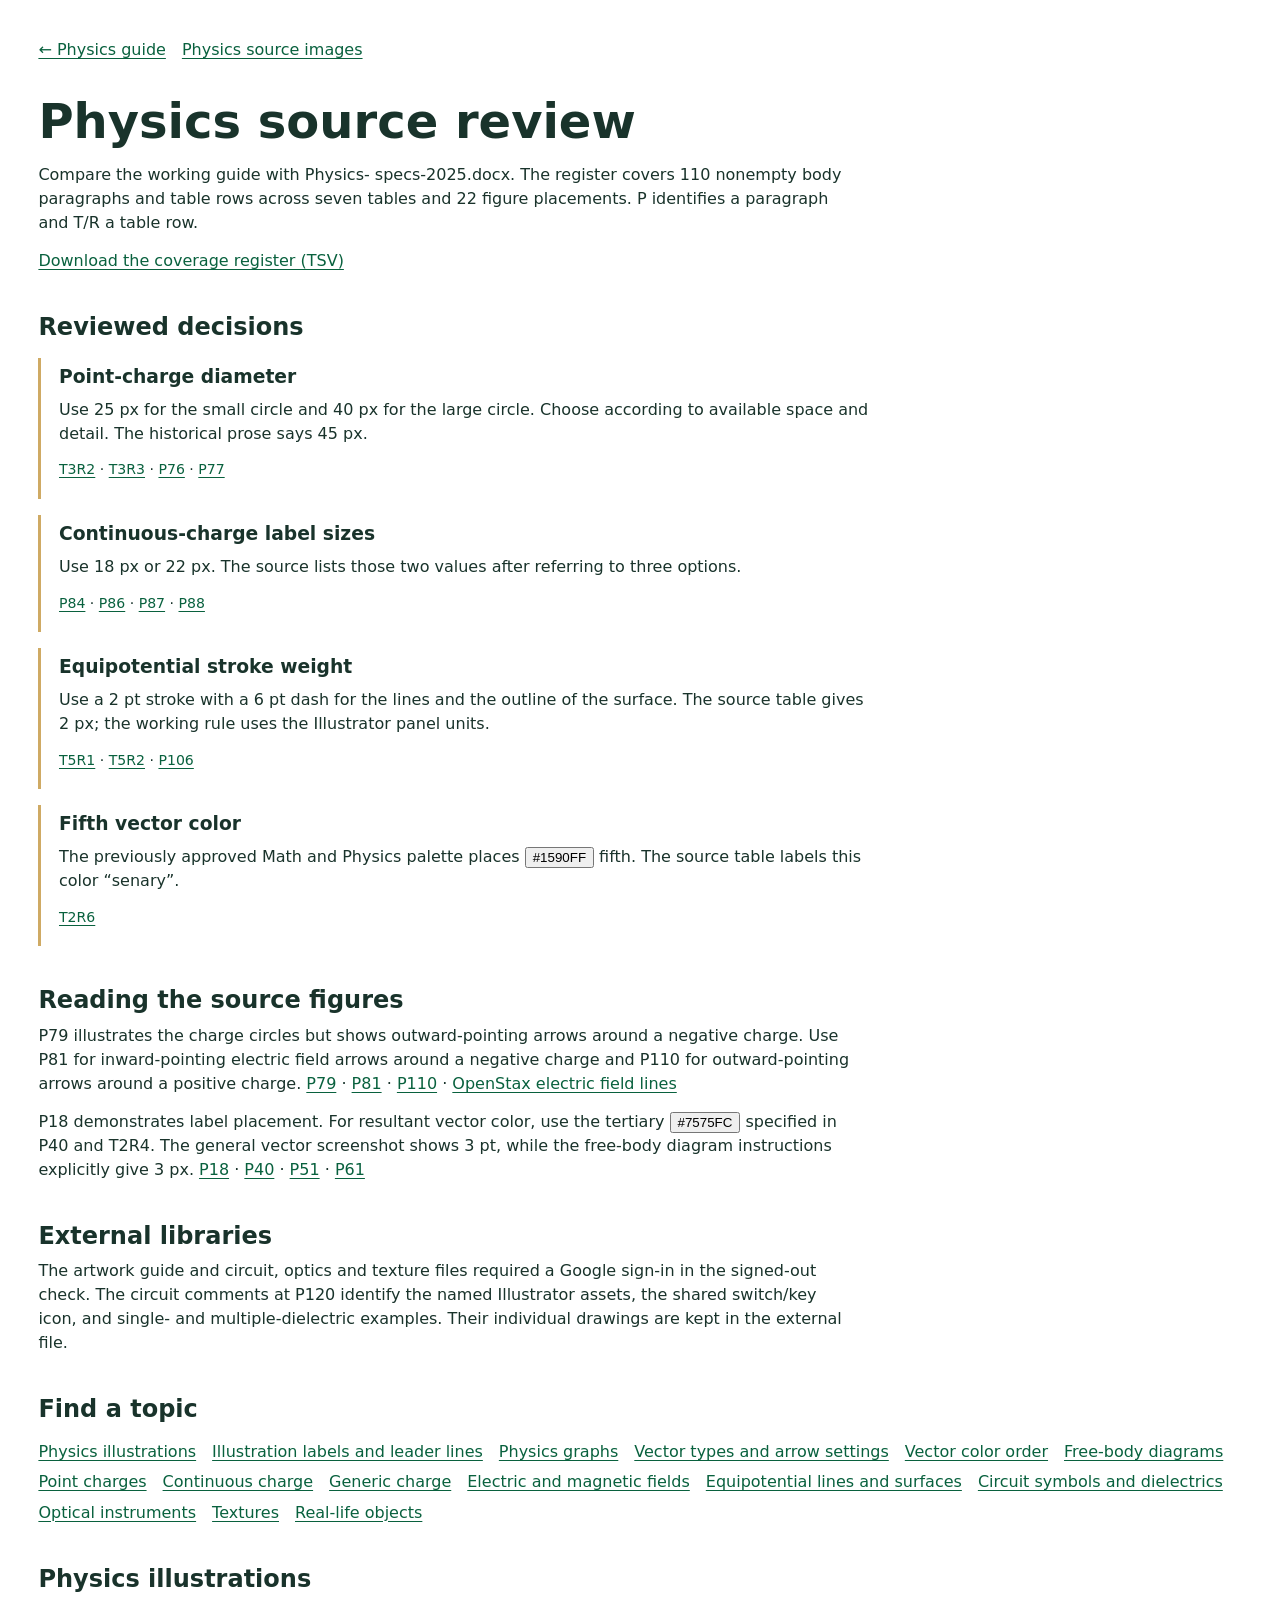
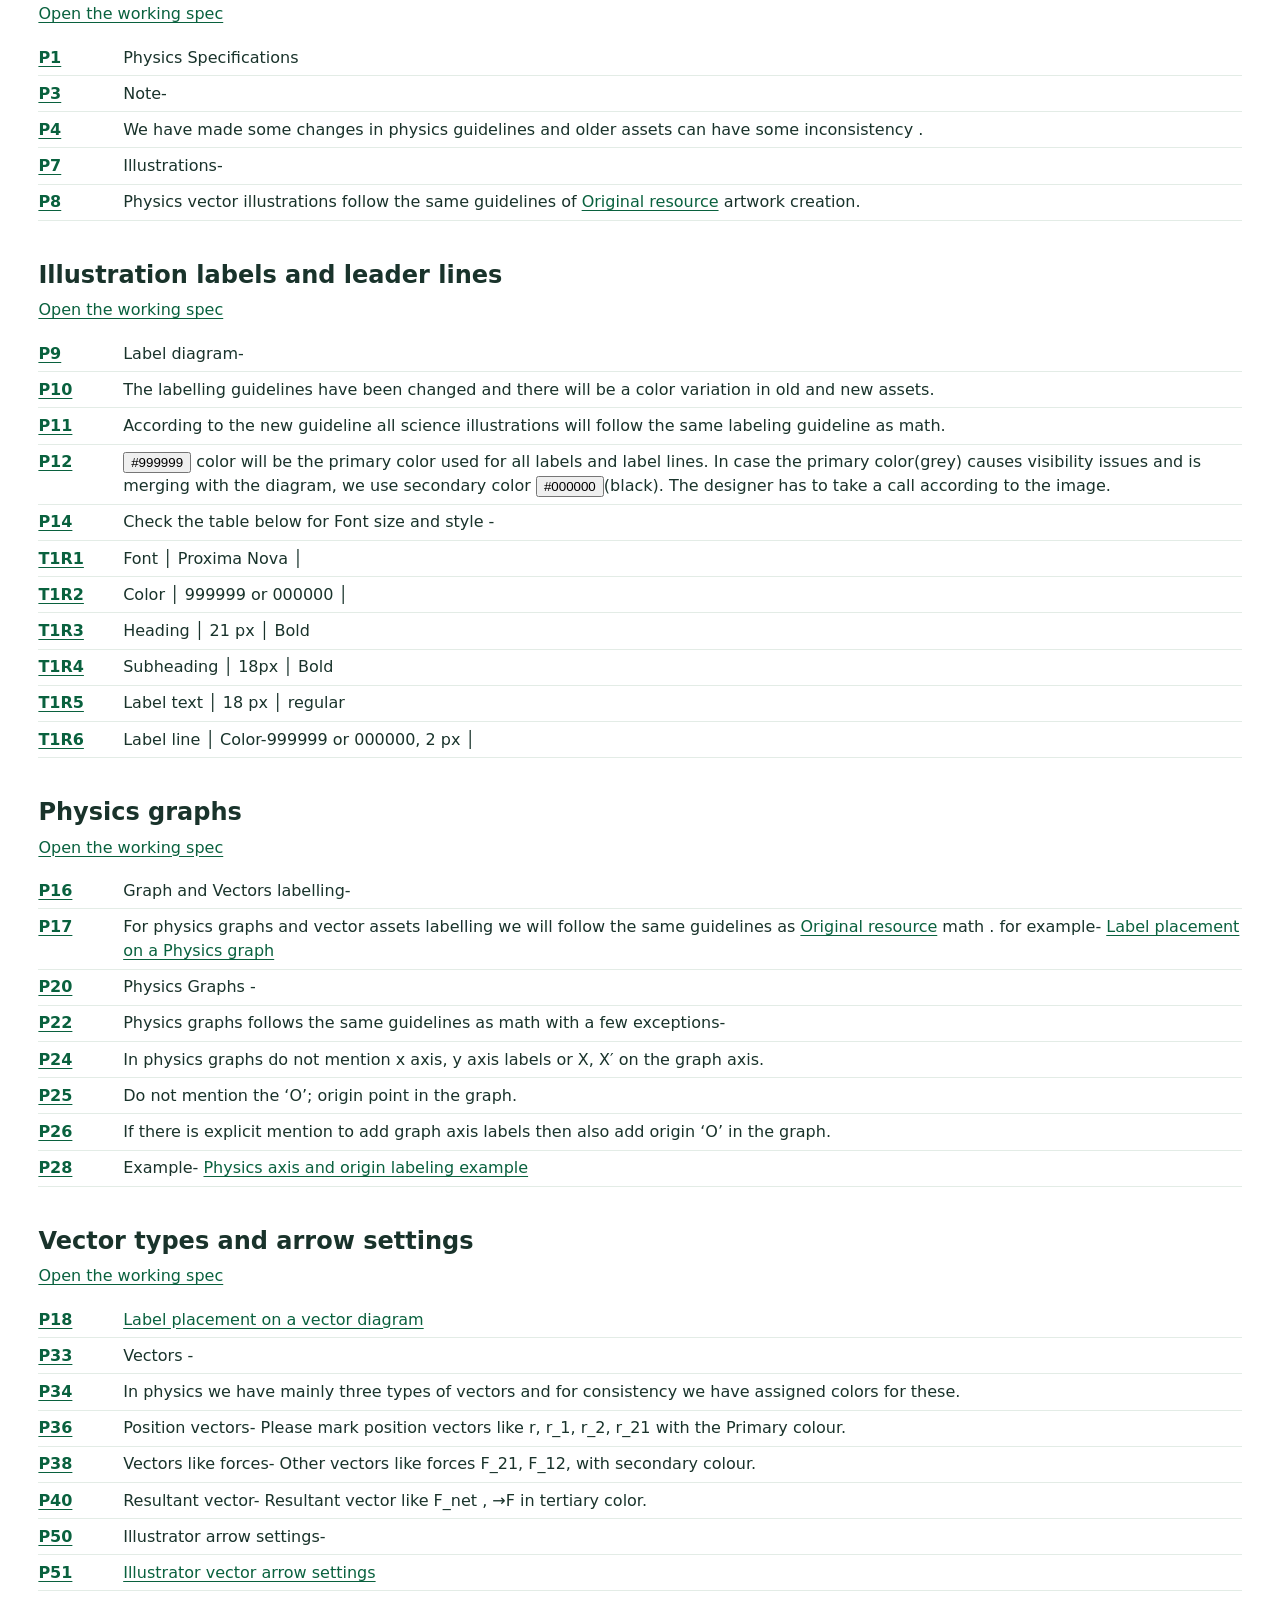
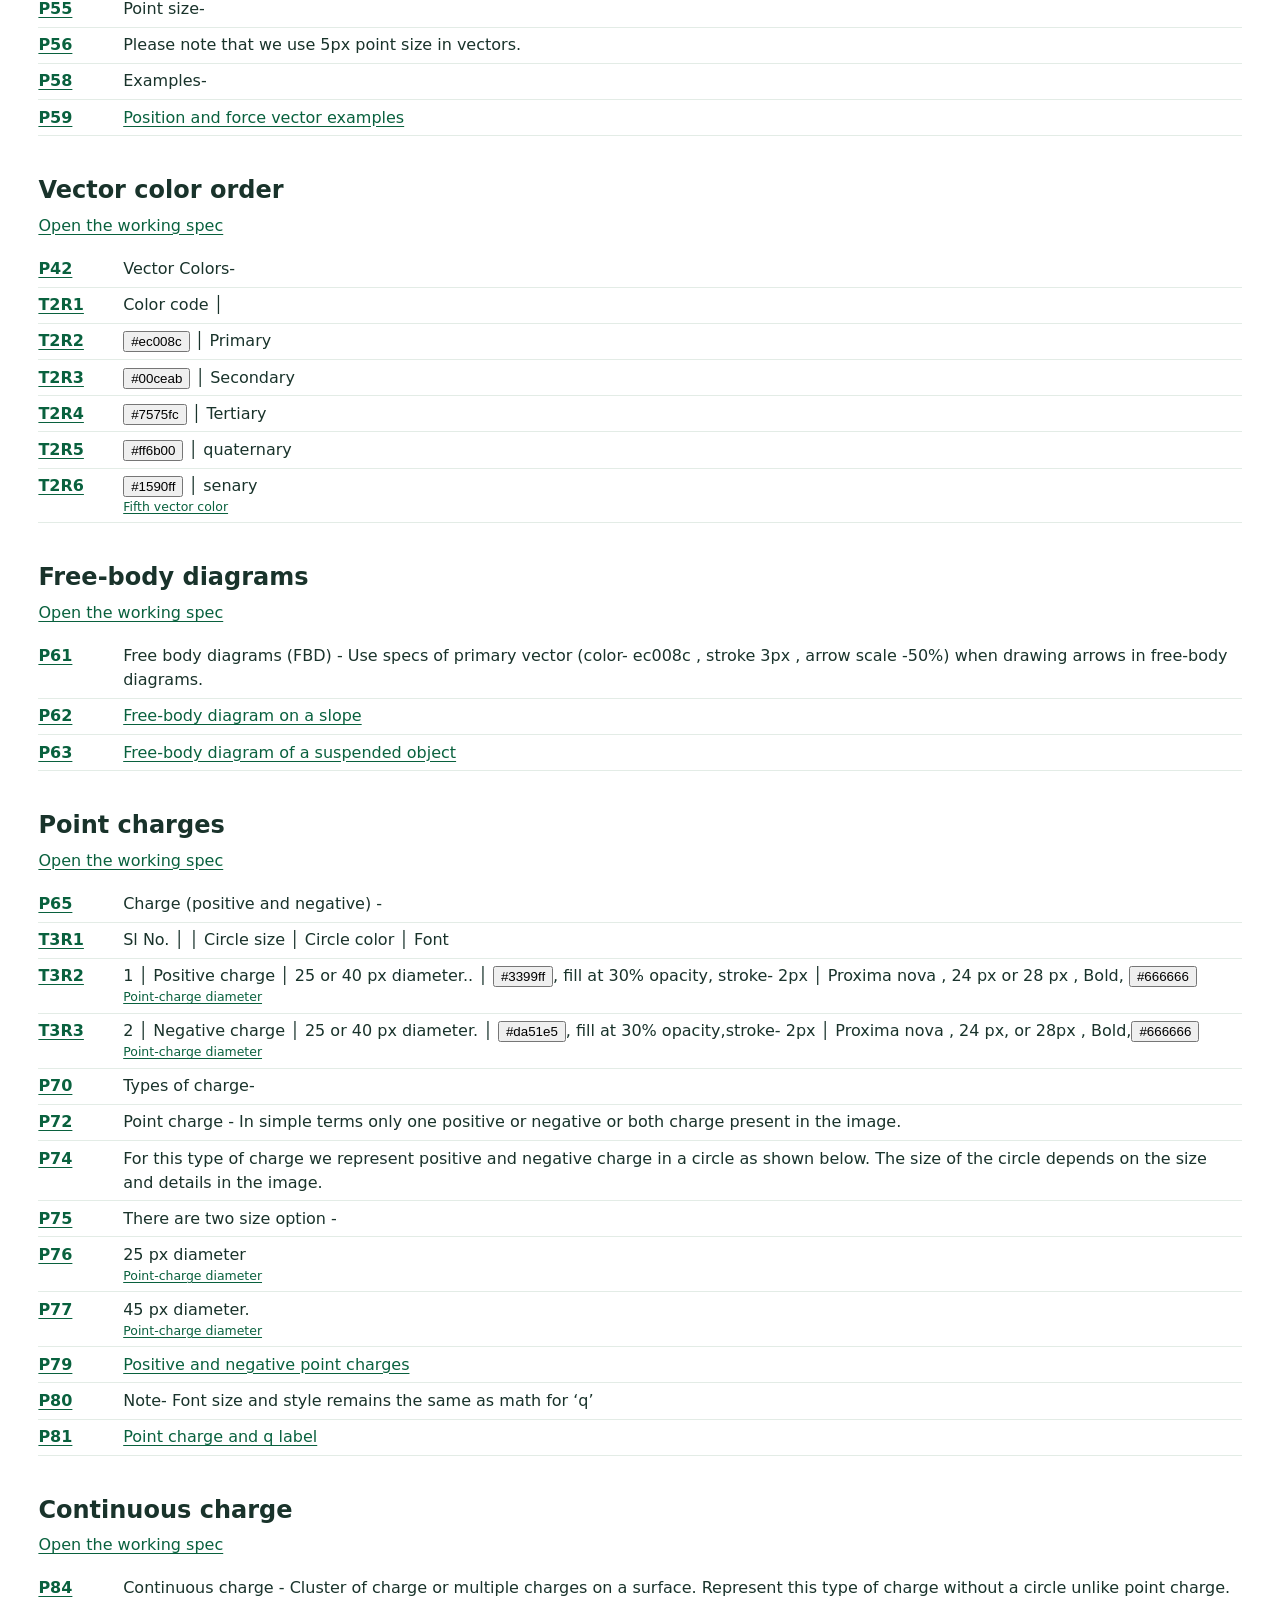
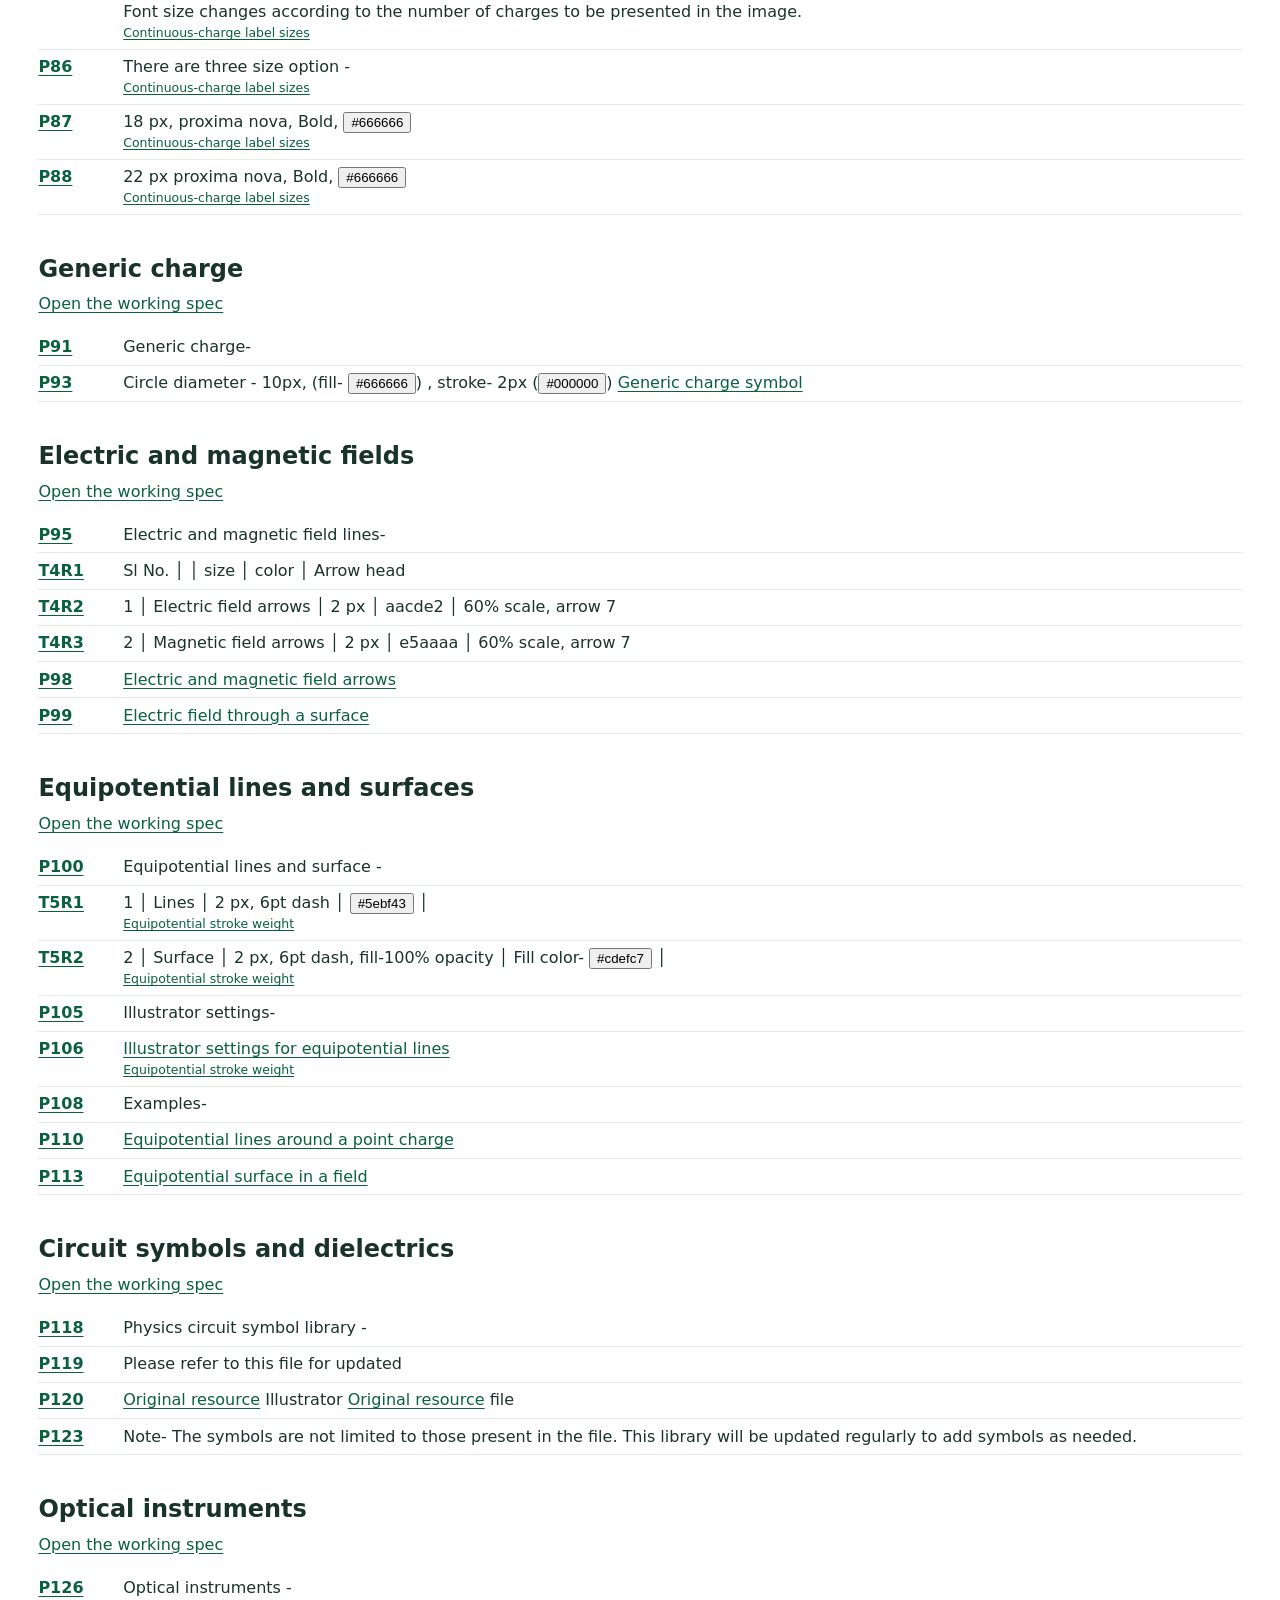
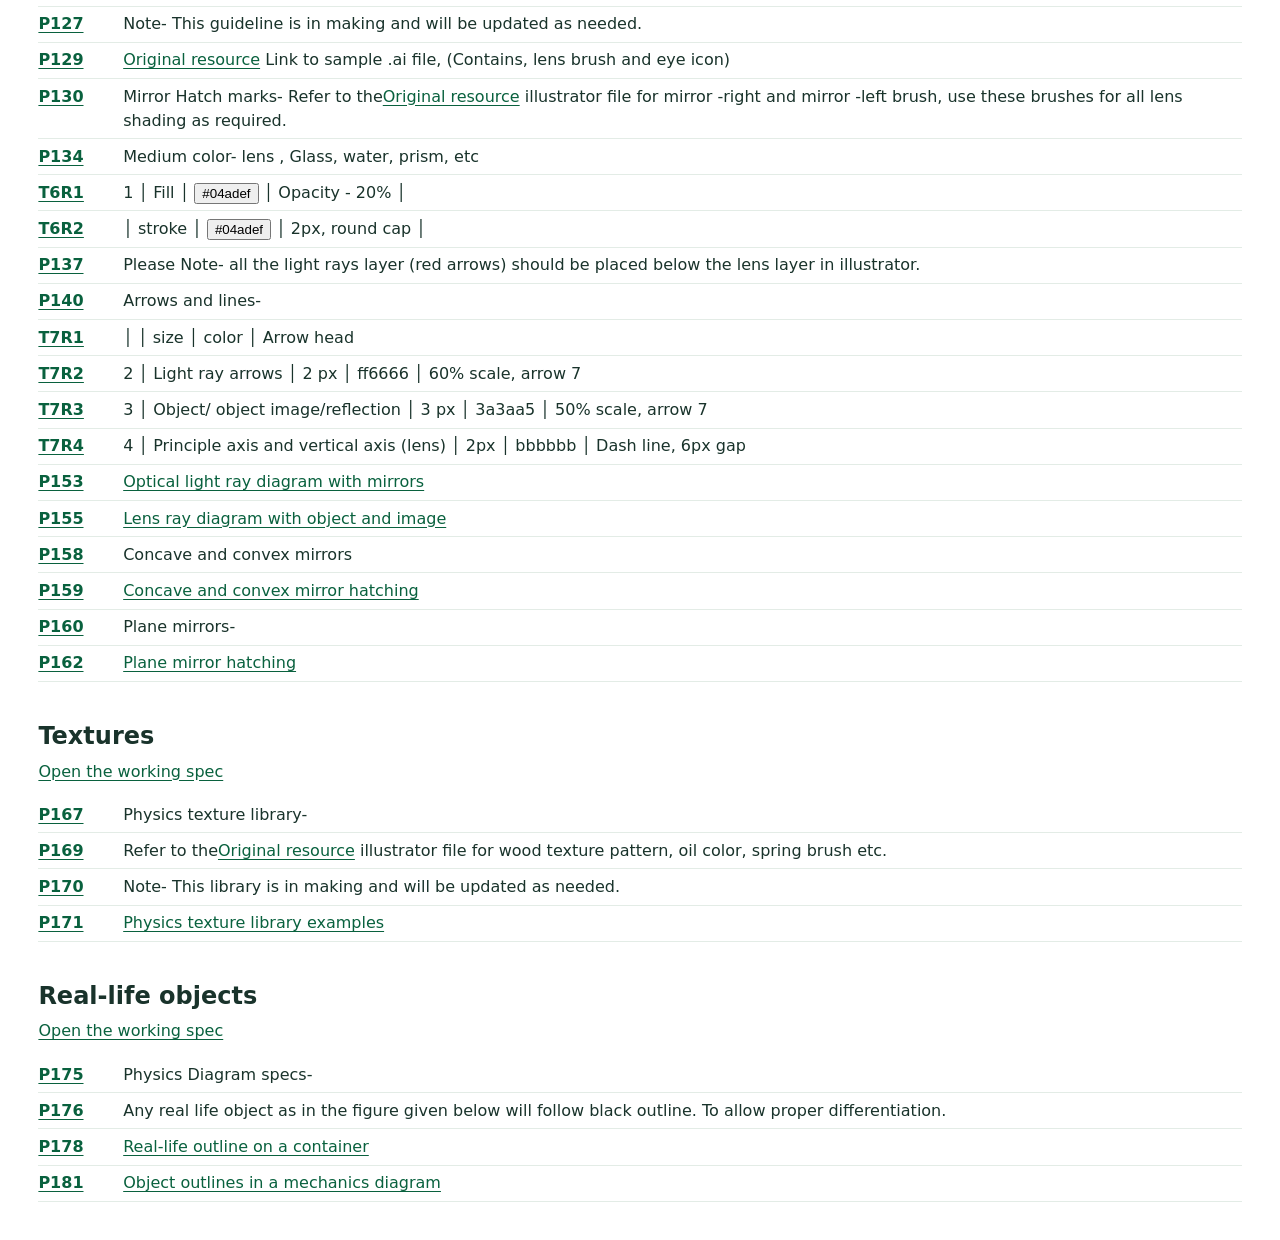
<file: physics-review/index.html>
<!doctype html><html lang="en"><meta charset="utf-8"><meta name="viewport" content="width=device-width, initial-scale=1"><title>Physics source review · CK-12</title><link rel="stylesheet" href="../math-review/review.css"><script defer src="../contribute/copy.js"></script><main><nav><a href="../?spec=phys-illus">← Physics guide</a>　<a href="../source-images/?subject=Physics">Physics source images</a></nav><h1>Physics source review</h1><p>Compare the working guide with Physics- specs-2025.docx. The register covers 110 nonempty body paragraphs and table rows across seven tables and 22 figure placements. P identifies a paragraph and T/R a table row.</p><p><a href="source-coverage.tsv">Download the coverage register (TSV)</a></p><h2 id="decisions">Reviewed decisions</h2>
<article id="decision-point-diameter"><h3>Point-charge diameter</h3><p>Use 25 px for the small circle and 40 px for the large circle. Choose according to available space and detail. The historical prose says 45 px.</p><p class="refs"><a href="#source-T3R2">T3R2</a> · <a href="#source-T3R3">T3R3</a> · <a href="#source-P76">P76</a> · <a href="#source-P77">P77</a></p></article>
<article id="decision-continuous-sizes"><h3>Continuous-charge label sizes</h3><p>Use 18 px or 22 px. The source lists those two values after referring to three options.</p><p class="refs"><a href="#source-P84">P84</a> · <a href="#source-P86">P86</a> · <a href="#source-P87">P87</a> · <a href="#source-P88">P88</a></p></article>
<article id="decision-equipotential-stroke"><h3>Equipotential stroke weight</h3><p>Use a 2 pt stroke with a 6 pt dash for the lines and the outline of the surface. The source table gives 2 px; the working rule uses the Illustrator panel units.</p><p class="refs"><a href="#source-T5R1">T5R1</a> · <a href="#source-T5R2">T5R2</a> · <a href="#source-P106">P106</a></p></article>
<article id="decision-fifth-vector"><h3>Fifth vector color</h3><p>The previously approved Math and Physics palette places #1590FF fifth. The source table labels this color “senary”.</p><p class="refs"><a href="#source-T2R6">T2R6</a></p></article>
<h2>Reading the source figures</h2><p>P79 illustrates the charge circles but shows outward-pointing arrows around a negative charge. Use P81 for inward-pointing electric field arrows around a negative charge and P110 for outward-pointing arrows around a positive charge. <a href="#source-P79">P79</a> · <a href="#source-P81">P81</a> · <a href="#source-P110">P110</a> · <a href="https://openstax.org/books/university-physics-volume-2/pages/5-6-electric-field-lines">OpenStax electric field lines</a></p>
<p>P18 demonstrates label placement. For resultant vector color, use the tertiary #7575FC specified in P40 and T2R4. The general vector screenshot shows 3 pt, while the free-body diagram instructions explicitly give 3 px. <a href="#source-P18">P18</a> · <a href="#source-P40">P40</a> · <a href="#source-P51">P51</a> · <a href="#source-P61">P61</a></p>
<h2>External libraries</h2><p>The artwork guide and circuit, optics and texture files required a Google sign-in in the signed-out check. The circuit comments at P120 identify the named Illustrator assets, the shared switch/key icon, and single- and multiple-dielectric examples. Their individual drawings are kept in the external file.</p>
<h2>Find a topic</h2><nav class="contents"><a href="#topic-phys-illus">Physics illustrations</a><a href="#topic-phys-general-labels">Illustration labels and leader lines</a><a href="#topic-phys-graph-rules">Physics graphs</a><a href="#topic-phys-vector-types">Vector types and arrow settings</a><a href="#topic-phys-vector-colors">Vector color order</a><a href="#topic-fbd-spec">Free-body diagrams</a><a href="#topic-charge-spec">Point charges</a><a href="#topic-continuous-charge">Continuous charge</a><a href="#topic-generic-charge">Generic charge</a><a href="#topic-field-lines">Electric and magnetic fields</a><a href="#topic-equipotential">Equipotential lines and surfaces</a><a href="#topic-circuit-symbols">Circuit symbols and dielectrics</a><a href="#topic-optics-spec">Optical instruments</a><a href="#topic-texture-library">Textures</a><a href="#topic-real-life-objects">Real-life objects</a></nav>
<section id="topic-phys-illus"><h2>Physics illustrations</h2><p><a href="../?spec=phys-illus">Open the working spec</a></p><div class="passage" id="source-P1"><b><a href="#source-P1">P1</a></b><div>Physics Specifications</div></div><div class="passage" id="source-P3"><b><a href="#source-P3">P3</a></b><div>Note-</div></div><div class="passage" id="source-P4"><b><a href="#source-P4">P4</a></b><div>We have made some changes in physics guidelines and older assets can have some inconsistency .</div></div><div class="passage" id="source-P7"><b><a href="#source-P7">P7</a></b><div>Illustrations-</div></div><div class="passage" id="source-P8"><b><a href="#source-P8">P8</a></b><div>Physics vector illustrations follow the same guidelines of <a href="https://docs.google.com/document/d/1Zd2j9117hieGSQTK3h3OicJoPJRUPu2ReIlF7ApoYFk/edit?tab=t.0">Original resource</a> artwork creation.</div></div></section>
<section id="topic-phys-general-labels"><h2>Illustration labels and leader lines</h2><p><a href="../?spec=phys-general-labels">Open the working spec</a></p><div class="passage" id="source-P9"><b><a href="#source-P9">P9</a></b><div>Label diagram-</div></div><div class="passage" id="source-P10"><b><a href="#source-P10">P10</a></b><div>The labelling guidelines have been changed and there will be a color variation in old and new assets.</div></div><div class="passage" id="source-P11"><b><a href="#source-P11">P11</a></b><div>According to the new guideline all science illustrations will follow the same labeling guideline as math.</div></div><div class="passage" id="source-P12"><b><a href="#source-P12">P12</a></b><div>#999999 color will be the primary color used for all labels and label lines. In case the primary color(grey) causes visibility issues and is merging with the diagram, we use secondary color #000000(black). The designer has to take a call according to the image.</div></div><div class="passage" id="source-P14"><b><a href="#source-P14">P14</a></b><div>Check the table below for Font size and style -</div></div><div class="passage" id="source-T1R1"><b><a href="#source-T1R1">T1R1</a></b><div>Font │ Proxima Nova │ </div></div><div class="passage" id="source-T1R2"><b><a href="#source-T1R2">T1R2</a></b><div>Color │ 999999 or 000000 │ </div></div><div class="passage" id="source-T1R3"><b><a href="#source-T1R3">T1R3</a></b><div>Heading │ 21 px │ Bold</div></div><div class="passage" id="source-T1R4"><b><a href="#source-T1R4">T1R4</a></b><div>Subheading │ 18px │ Bold</div></div><div class="passage" id="source-T1R5"><b><a href="#source-T1R5">T1R5</a></b><div>Label text │ 18 px │ regular</div></div><div class="passage" id="source-T1R6"><b><a href="#source-T1R6">T1R6</a></b><div>Label line │ Color-999999 or 000000,  2 px │ </div></div></section>
<section id="topic-phys-graph-rules"><h2>Physics graphs</h2><p><a href="../?spec=phys-graph-rules">Open the working spec</a></p><div class="passage" id="source-P16"><b><a href="#source-P16">P16</a></b><div>Graph and Vectors labelling-</div></div><div class="passage" id="source-P17"><b><a href="#source-P17">P17</a></b><div>For physics graphs and vector assets labelling we will follow the same guidelines as <a href="https://docs.google.com/document/d/1bOZEyqaG5Fw2TwqmT2MmaKfMtLjtctGzyLsSMvXDZOQ/edit?tab=t.0">Original resource</a> math . for example-  <a href="../source-images/#physics-2025-p17">Label placement on a Physics graph</a></div></div><div class="passage" id="source-P20"><b><a href="#source-P20">P20</a></b><div>Physics Graphs -</div></div><div class="passage" id="source-P22"><b><a href="#source-P22">P22</a></b><div>Physics graphs follows the same guidelines as math with a few exceptions-</div></div><div class="passage" id="source-P24"><b><a href="#source-P24">P24</a></b><div>In physics graphs do not mention x axis, y axis labels or X, X′ on the graph axis.</div></div><div class="passage" id="source-P25"><b><a href="#source-P25">P25</a></b><div>Do not mention the ‘O’; origin point in the graph.</div></div><div class="passage" id="source-P26"><b><a href="#source-P26">P26</a></b><div>If there is explicit mention to add graph axis labels then also add origin ‘O’ in the graph.</div></div><div class="passage" id="source-P28"><b><a href="#source-P28">P28</a></b><div>Example- <a href="../source-images/#physics-2025-p28">Physics axis and origin labeling example</a></div></div></section>
<section id="topic-phys-vector-types"><h2>Vector types and arrow settings</h2><p><a href="../?spec=phys-vector-types">Open the working spec</a></p><div class="passage" id="source-P18"><b><a href="#source-P18">P18</a></b><div><a href="../source-images/#physics-2025-p18">Label placement on a vector diagram</a></div></div><div class="passage" id="source-P33"><b><a href="#source-P33">P33</a></b><div>Vectors  -</div></div><div class="passage" id="source-P34"><b><a href="#source-P34">P34</a></b><div>In physics we have mainly  three types of vectors and for consistency we have assigned colors for these.</div></div><div class="passage" id="source-P36"><b><a href="#source-P36">P36</a></b><div>Position vectors- Please mark position vectors like r, r_1, r_2, r_21 with the Primary colour.</div></div><div class="passage" id="source-P38"><b><a href="#source-P38">P38</a></b><div>Vectors like forces- Other vectors like forces F_21, F_12, with secondary colour.</div></div><div class="passage" id="source-P40"><b><a href="#source-P40">P40</a></b><div>Resultant vector- Resultant vector like F_net ,  →F in tertiary color.</div></div><div class="passage" id="source-P50"><b><a href="#source-P50">P50</a></b><div>Illustrator arrow settings-</div></div><div class="passage" id="source-P51"><b><a href="#source-P51">P51</a></b><div><a href="../source-images/#physics-2025-p51">Illustrator vector arrow settings</a></div></div><div class="passage" id="source-P55"><b><a href="#source-P55">P55</a></b><div>Point size-</div></div><div class="passage" id="source-P56"><b><a href="#source-P56">P56</a></b><div>Please note that we use 5px point size in vectors.</div></div><div class="passage" id="source-P58"><b><a href="#source-P58">P58</a></b><div>Examples-</div></div><div class="passage" id="source-P59"><b><a href="#source-P59">P59</a></b><div><a href="../source-images/#physics-2025-p59">Position and force vector examples</a></div></div></section>
<section id="topic-phys-vector-colors"><h2>Vector color order</h2><p><a href="../?spec=phys-vector-colors">Open the working spec</a></p><div class="passage" id="source-P42"><b><a href="#source-P42">P42</a></b><div>Vector Colors-</div></div><div class="passage" id="source-T2R1"><b><a href="#source-T2R1">T2R1</a></b><div>Color code │ </div></div><div class="passage" id="source-T2R2"><b><a href="#source-T2R2">T2R2</a></b><div>#ec008c │ Primary</div></div><div class="passage" id="source-T2R3"><b><a href="#source-T2R3">T2R3</a></b><div>#00ceab │ Secondary</div></div><div class="passage" id="source-T2R4"><b><a href="#source-T2R4">T2R4</a></b><div>#7575fc │ Tertiary</div></div><div class="passage" id="source-T2R5"><b><a href="#source-T2R5">T2R5</a></b><div>#ff6b00 │ quaternary</div></div><div class="passage" id="source-T2R6"><b><a href="#source-T2R6">T2R6</a></b><div>#1590ff │ senary<small><a href="#decision-fifth-vector">Fifth vector color</a></small></div></div></section>
<section id="topic-fbd-spec"><h2>Free-body diagrams</h2><p><a href="../?spec=fbd-spec">Open the working spec</a></p><div class="passage" id="source-P61"><b><a href="#source-P61">P61</a></b><div>Free body diagrams (FBD)  - Use specs of  primary vector (color- ec008c , stroke 3px , arrow scale -50%) when drawing arrows in free-body diagrams.</div></div><div class="passage" id="source-P62"><b><a href="#source-P62">P62</a></b><div><a href="../source-images/#physics-2025-p62">Free-body diagram on a slope</a></div></div><div class="passage" id="source-P63"><b><a href="#source-P63">P63</a></b><div><a href="../source-images/#physics-2025-p63">Free-body diagram of a suspended object</a></div></div></section>
<section id="topic-charge-spec"><h2>Point charges</h2><p><a href="../?spec=charge-spec">Open the working spec</a></p><div class="passage" id="source-P65"><b><a href="#source-P65">P65</a></b><div>Charge (positive and negative) -</div></div><div class="passage" id="source-T3R1"><b><a href="#source-T3R1">T3R1</a></b><div>Sl No. │  │ Circle size │ Circle color │ Font</div></div><div class="passage" id="source-T3R2"><b><a href="#source-T3R2">T3R2</a></b><div>1 │ Positive charge │ 25 or 40 px diameter.. │ #3399ff, fill at 30% opacity, stroke- 2px │ Proxima nova , 24 px or 28 px , Bold, #666666<small><a href="#decision-point-diameter">Point-charge diameter</a></small></div></div><div class="passage" id="source-T3R3"><b><a href="#source-T3R3">T3R3</a></b><div>2 │ Negative charge │ 25 or 40 px diameter. │ #da51e5, fill at 30% opacity,stroke- 2px │ Proxima nova , 24 px, or 28px , Bold,#666666<small><a href="#decision-point-diameter">Point-charge diameter</a></small></div></div><div class="passage" id="source-P70"><b><a href="#source-P70">P70</a></b><div>Types of charge-</div></div><div class="passage" id="source-P72"><b><a href="#source-P72">P72</a></b><div>Point charge - In simple terms only one positive or negative or both charge present in the image.</div></div><div class="passage" id="source-P74"><b><a href="#source-P74">P74</a></b><div>For this type of charge we represent positive and negative charge in a circle as shown below. The size of the circle depends on the size and details in the image.</div></div><div class="passage" id="source-P75"><b><a href="#source-P75">P75</a></b><div>There are two size option -</div></div><div class="passage" id="source-P76"><b><a href="#source-P76">P76</a></b><div>25 px diameter<small><a href="#decision-point-diameter">Point-charge diameter</a></small></div></div><div class="passage" id="source-P77"><b><a href="#source-P77">P77</a></b><div>45 px diameter.<small><a href="#decision-point-diameter">Point-charge diameter</a></small></div></div><div class="passage" id="source-P79"><b><a href="#source-P79">P79</a></b><div><a href="../source-images/#physics-2025-p79">Positive and negative point charges</a></div></div><div class="passage" id="source-P80"><b><a href="#source-P80">P80</a></b><div>Note- Font size and style remains the same as math for ‘q’</div></div><div class="passage" id="source-P81"><b><a href="#source-P81">P81</a></b><div><a href="../source-images/#physics-2025-p81">Point charge and q label</a></div></div></section>
<section id="topic-continuous-charge"><h2>Continuous charge</h2><p><a href="../?spec=continuous-charge">Open the working spec</a></p><div class="passage" id="source-P84"><b><a href="#source-P84">P84</a></b><div>Continuous charge - Cluster of charge or multiple charges on a surface. Represent this type of charge without a circle unlike point charge. Font size changes according to the number of charges to be presented in the image.<small><a href="#decision-continuous-sizes">Continuous-charge label sizes</a></small></div></div><div class="passage" id="source-P86"><b><a href="#source-P86">P86</a></b><div>There are three size option -<small><a href="#decision-continuous-sizes">Continuous-charge label sizes</a></small></div></div><div class="passage" id="source-P87"><b><a href="#source-P87">P87</a></b><div>18 px, proxima nova, Bold, #666666<small><a href="#decision-continuous-sizes">Continuous-charge label sizes</a></small></div></div><div class="passage" id="source-P88"><b><a href="#source-P88">P88</a></b><div>22 px proxima nova, Bold, #666666<small><a href="#decision-continuous-sizes">Continuous-charge label sizes</a></small></div></div></section>
<section id="topic-generic-charge"><h2>Generic charge</h2><p><a href="../?spec=generic-charge">Open the working spec</a></p><div class="passage" id="source-P91"><b><a href="#source-P91">P91</a></b><div>Generic charge-</div></div><div class="passage" id="source-P93"><b><a href="#source-P93">P93</a></b><div>Circle diameter - 10px, (fill- #666666) , stroke- 2px (#000000)  <a href="../source-images/#physics-2025-p93">Generic charge symbol</a></div></div></section>
<section id="topic-field-lines"><h2>Electric and magnetic fields</h2><p><a href="../?spec=field-lines">Open the working spec</a></p><div class="passage" id="source-P95"><b><a href="#source-P95">P95</a></b><div>Electric and magnetic field lines-</div></div><div class="passage" id="source-T4R1"><b><a href="#source-T4R1">T4R1</a></b><div>Sl No. │  │ size │ color │ Arrow head</div></div><div class="passage" id="source-T4R2"><b><a href="#source-T4R2">T4R2</a></b><div>1 │ Electric field arrows │ 2 px │ aacde2 │ 60% scale, arrow 7</div></div><div class="passage" id="source-T4R3"><b><a href="#source-T4R3">T4R3</a></b><div>2 │ Magnetic  field arrows │ 2 px │ e5aaaa │ 60% scale, arrow 7</div></div><div class="passage" id="source-P98"><b><a href="#source-P98">P98</a></b><div><a href="../source-images/#physics-2025-p98">Electric and magnetic field arrows</a></div></div><div class="passage" id="source-P99"><b><a href="#source-P99">P99</a></b><div><a href="../source-images/#physics-2025-p99">Electric field through a surface</a></div></div></section>
<section id="topic-equipotential"><h2>Equipotential lines and surfaces</h2><p><a href="../?spec=equipotential">Open the working spec</a></p><div class="passage" id="source-P100"><b><a href="#source-P100">P100</a></b><div>Equipotential lines and surface -</div></div><div class="passage" id="source-T5R1"><b><a href="#source-T5R1">T5R1</a></b><div>1 │ Lines │ 2 px, 6pt dash │ #5ebf43 │ <small><a href="#decision-equipotential-stroke">Equipotential stroke weight</a></small></div></div><div class="passage" id="source-T5R2"><b><a href="#source-T5R2">T5R2</a></b><div>2 │ Surface │ 2 px, 6pt dash, fill-100% opacity │ Fill color- #cdefc7 │ <small><a href="#decision-equipotential-stroke">Equipotential stroke weight</a></small></div></div><div class="passage" id="source-P105"><b><a href="#source-P105">P105</a></b><div>Illustrator settings-</div></div><div class="passage" id="source-P106"><b><a href="#source-P106">P106</a></b><div><a href="../source-images/#physics-2025-p106">Illustrator settings for equipotential lines</a><small><a href="#decision-equipotential-stroke">Equipotential stroke weight</a></small></div></div><div class="passage" id="source-P108"><b><a href="#source-P108">P108</a></b><div>Examples-</div></div><div class="passage" id="source-P110"><b><a href="#source-P110">P110</a></b><div><a href="../source-images/#physics-2025-p110">Equipotential lines around a point charge</a></div></div><div class="passage" id="source-P113"><b><a href="#source-P113">P113</a></b><div><a href="../source-images/#physics-2025-p113">Equipotential surface in a field</a></div></div></section>
<section id="topic-circuit-symbols"><h2>Circuit symbols and dielectrics</h2><p><a href="../?spec=circuit-symbols">Open the working spec</a></p><div class="passage" id="source-P118"><b><a href="#source-P118">P118</a></b><div>Physics circuit symbol library -</div></div><div class="passage" id="source-P119"><b><a href="#source-P119">P119</a></b><div>Please refer to this file for updated</div></div><div class="passage" id="source-P120"><b><a href="#source-P120">P120</a></b><div><a href="https://drive.google.com/open?id=1bQQJJVUAFu2WFH4qrN1UFtPQUisBwd8y&amp;usp=drive_fs">Original resource</a> Illustrator <a href="https://drive.google.com/open?id=1bQQJJVUAFu2WFH4qrN1UFtPQUisBwd8y&amp;usp=drive_fs">Original resource</a> file</div></div><div class="passage" id="source-P123"><b><a href="#source-P123">P123</a></b><div>Note- The symbols are not limited to those present in the file. This library will be updated regularly to add symbols as needed.</div></div></section>
<section id="topic-optics-spec"><h2>Optical instruments</h2><p><a href="../?spec=optics-spec">Open the working spec</a></p><div class="passage" id="source-P126"><b><a href="#source-P126">P126</a></b><div>Optical instruments  -</div></div><div class="passage" id="source-P127"><b><a href="#source-P127">P127</a></b><div>Note- This guideline is in making and will be updated as needed.</div></div><div class="passage" id="source-P129"><b><a href="#source-P129">P129</a></b><div><a href="https://drive.google.com/open?id=1U3lhcPEHD4eOUQ6dBItvR40o1PETDtqN&amp;usp=drive_fs">Original resource</a> Link to sample .ai file, (Contains, lens brush and eye icon)</div></div><div class="passage" id="source-P130"><b><a href="#source-P130">P130</a></b><div>Mirror Hatch marks- Refer to the<a href="https://drive.google.com/open?id=1U3lhcPEHD4eOUQ6dBItvR40o1PETDtqN&amp;usp=drive_fs">Original resource</a>  illustrator file  for mirror -right and mirror -left brush, use these brushes for all lens shading as required.</div></div><div class="passage" id="source-P134"><b><a href="#source-P134">P134</a></b><div>Medium color-  lens , Glass, water, prism, etc</div></div><div class="passage" id="source-T6R1"><b><a href="#source-T6R1">T6R1</a></b><div>1 │ Fill │ #04adef │ Opacity - 20% │ </div></div><div class="passage" id="source-T6R2"><b><a href="#source-T6R2">T6R2</a></b><div> │ stroke │ #04adef │ 2px, round cap │ </div></div><div class="passage" id="source-P137"><b><a href="#source-P137">P137</a></b><div>Please Note- all the light rays layer (red arrows) should be placed below the lens layer in illustrator.</div></div><div class="passage" id="source-P140"><b><a href="#source-P140">P140</a></b><div>Arrows and lines-</div></div><div class="passage" id="source-T7R1"><b><a href="#source-T7R1">T7R1</a></b><div> │  │ size │ color │ Arrow head</div></div><div class="passage" id="source-T7R2"><b><a href="#source-T7R2">T7R2</a></b><div>2 │ Light ray arrows │ 2 px │ ff6666 │ 60% scale, arrow 7</div></div><div class="passage" id="source-T7R3"><b><a href="#source-T7R3">T7R3</a></b><div>3 │ Object/ object image/reflection │ 3 px │ 3a3aa5 │ 50% scale, arrow 7</div></div><div class="passage" id="source-T7R4"><b><a href="#source-T7R4">T7R4</a></b><div>4 │ Principle axis and vertical axis (lens) │ 2px │ bbbbbb │ Dash line, 6px gap</div></div><div class="passage" id="source-P153"><b><a href="#source-P153">P153</a></b><div><a href="../source-images/#physics-2025-p153">Optical light ray diagram with mirrors</a></div></div><div class="passage" id="source-P155"><b><a href="#source-P155">P155</a></b><div><a href="../source-images/#physics-2025-p155">Lens ray diagram with object and image</a></div></div><div class="passage" id="source-P158"><b><a href="#source-P158">P158</a></b><div>Concave and convex mirrors</div></div><div class="passage" id="source-P159"><b><a href="#source-P159">P159</a></b><div><a href="../source-images/#physics-2025-p159">Concave and convex mirror hatching</a></div></div><div class="passage" id="source-P160"><b><a href="#source-P160">P160</a></b><div>Plane mirrors-</div></div><div class="passage" id="source-P162"><b><a href="#source-P162">P162</a></b><div><a href="../source-images/#physics-2025-p162">Plane mirror hatching</a></div></div></section>
<section id="topic-texture-library"><h2>Textures</h2><p><a href="../?spec=texture-library">Open the working spec</a></p><div class="passage" id="source-P167"><b><a href="#source-P167">P167</a></b><div>Physics texture library-</div></div><div class="passage" id="source-P169"><b><a href="#source-P169">P169</a></b><div>Refer to the<a href="https://drive.google.com/open?id=1iU_0KGthFyy8HjP1_Kefb40mXL2hyoQk&amp;usp=drive_fs">Original resource</a>  illustrator file  for wood texture pattern, oil color, spring brush etc.</div></div><div class="passage" id="source-P170"><b><a href="#source-P170">P170</a></b><div>Note- This library is in making and will be updated as needed.</div></div><div class="passage" id="source-P171"><b><a href="#source-P171">P171</a></b><div><a href="../source-images/#physics-2025-p171">Physics texture library examples</a></div></div></section>
<section id="topic-real-life-objects"><h2>Real-life objects</h2><p><a href="../?spec=real-life-objects">Open the working spec</a></p><div class="passage" id="source-P175"><b><a href="#source-P175">P175</a></b><div>Physics Diagram specs-</div></div><div class="passage" id="source-P176"><b><a href="#source-P176">P176</a></b><div>Any real life object as in the figure given below will follow black outline. To allow proper differentiation.</div></div><div class="passage" id="source-P178"><b><a href="#source-P178">P178</a></b><div><a href="../source-images/#physics-2025-p178">Real-life outline on a container</a></div></div><div class="passage" id="source-P181"><b><a href="#source-P181">P181</a></b><div><a href="../source-images/#physics-2025-p181">Object outlines in a mechanics diagram</a></div></div></section>
</main></html>
</file>
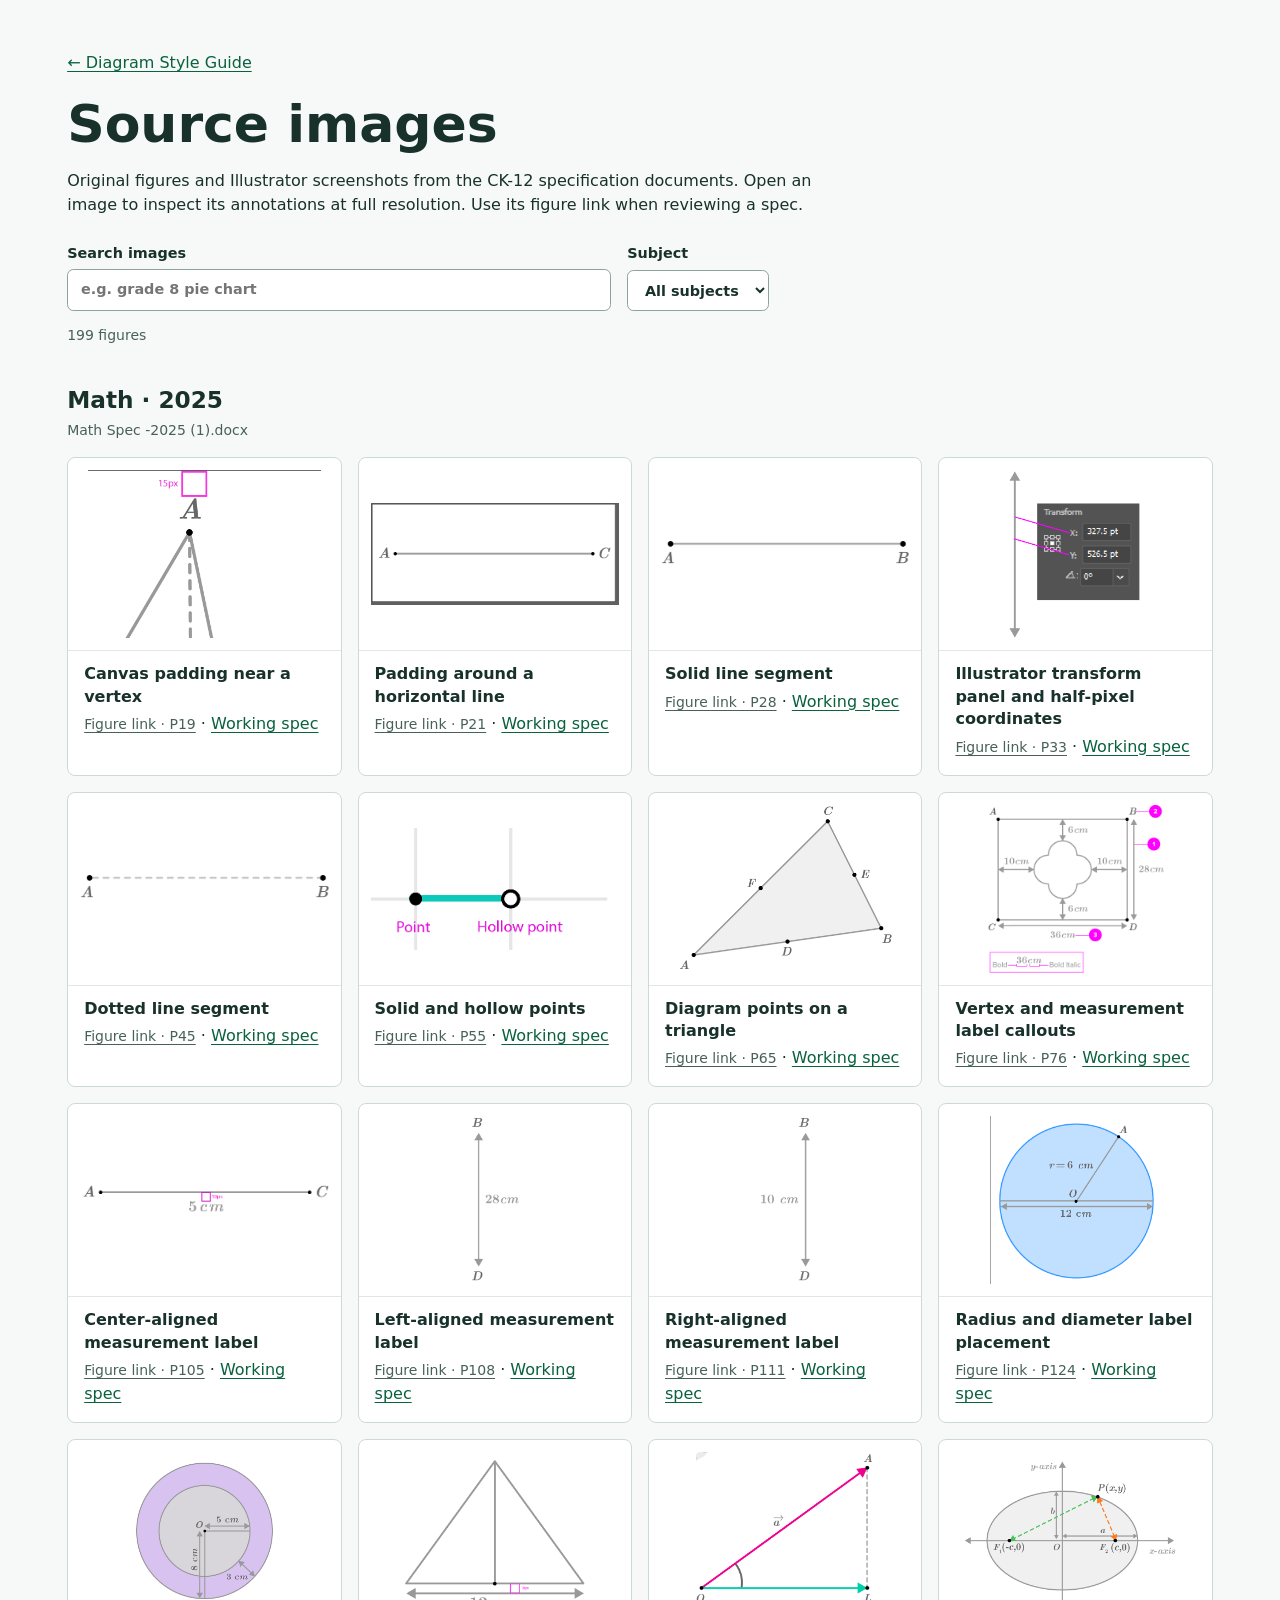
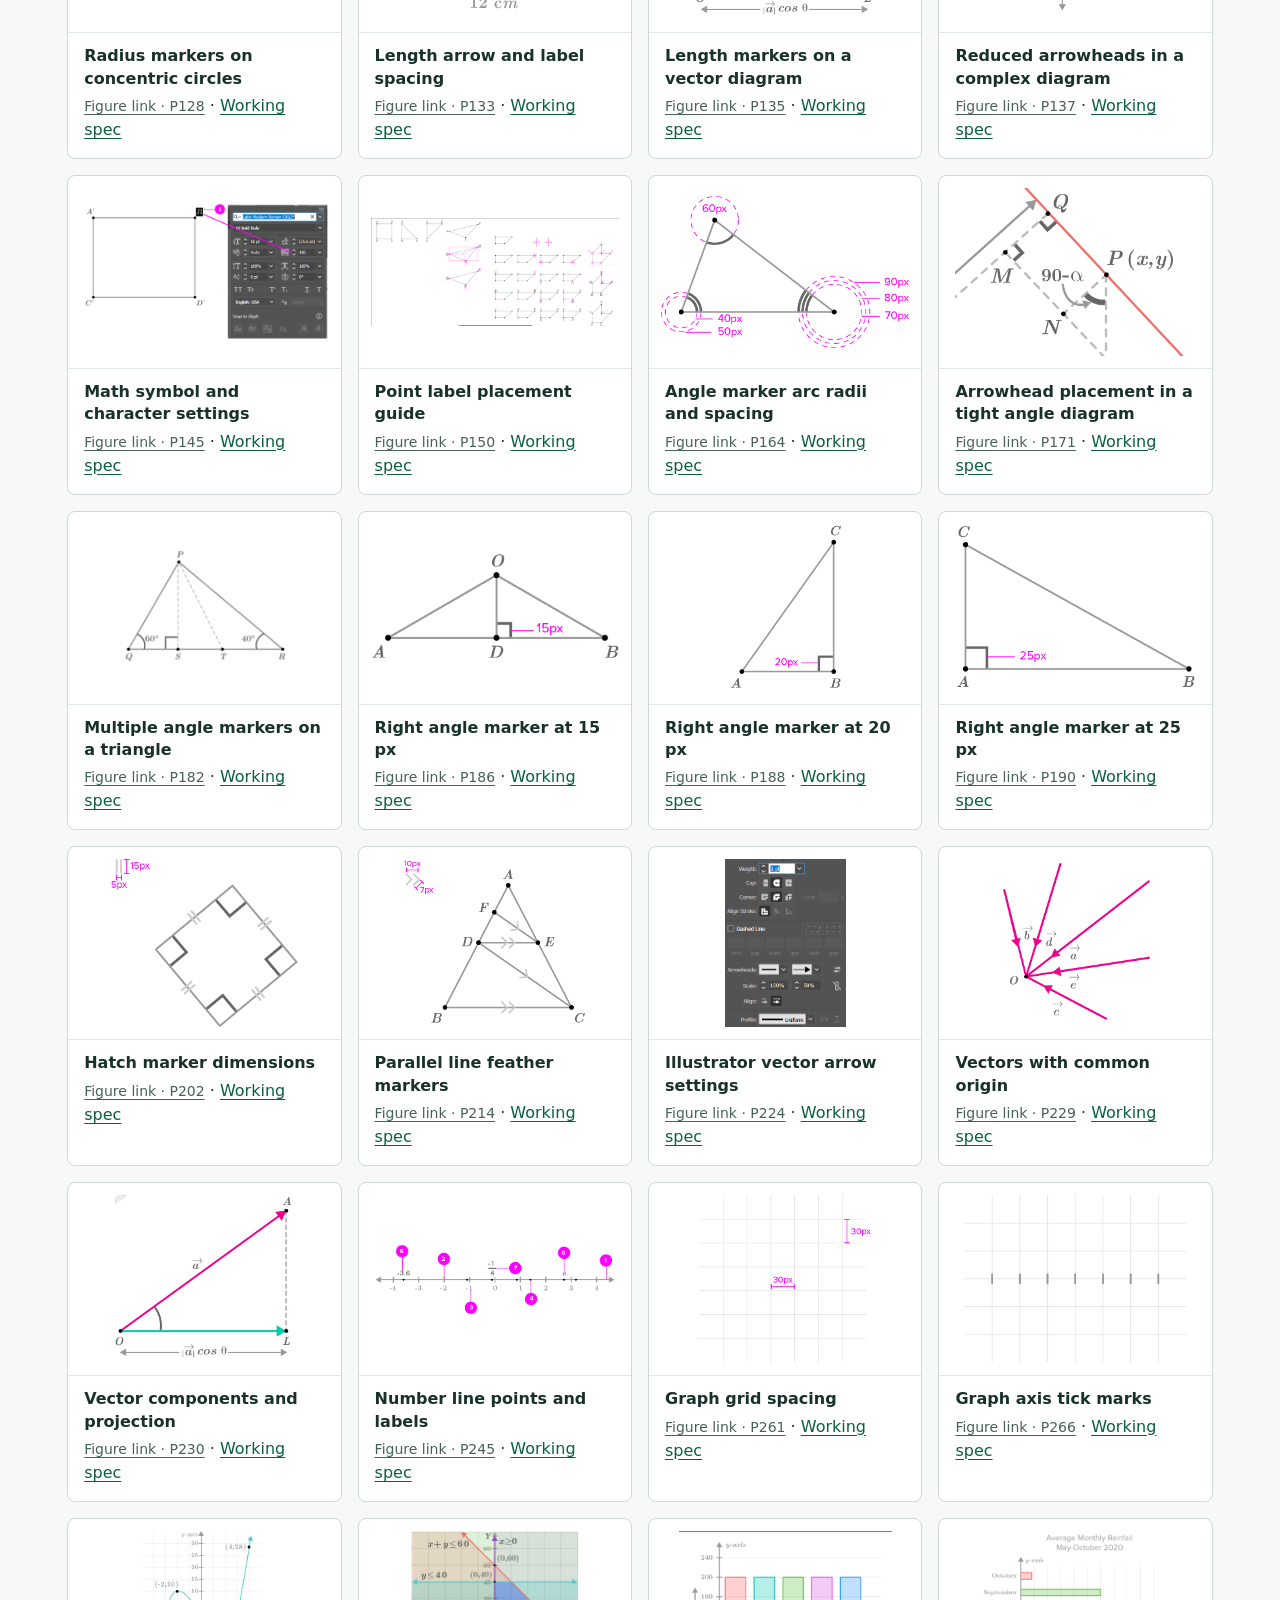
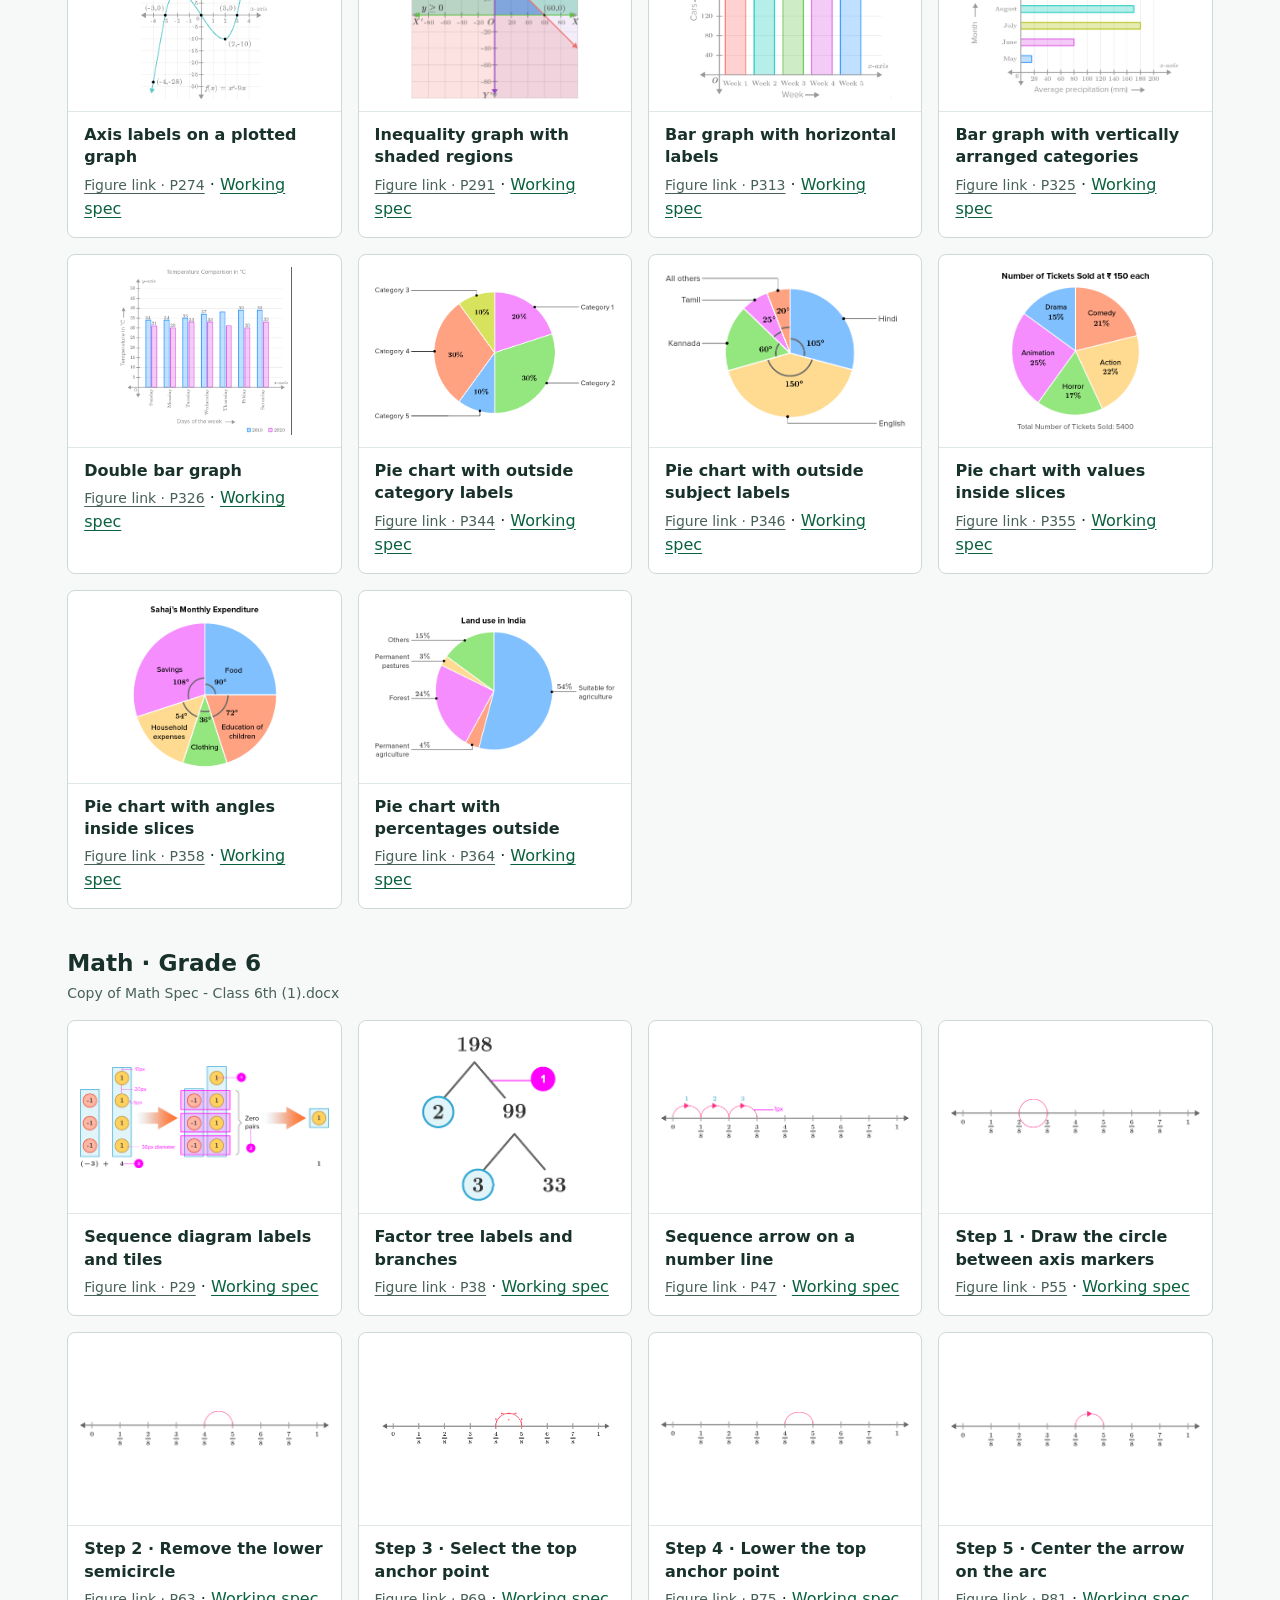
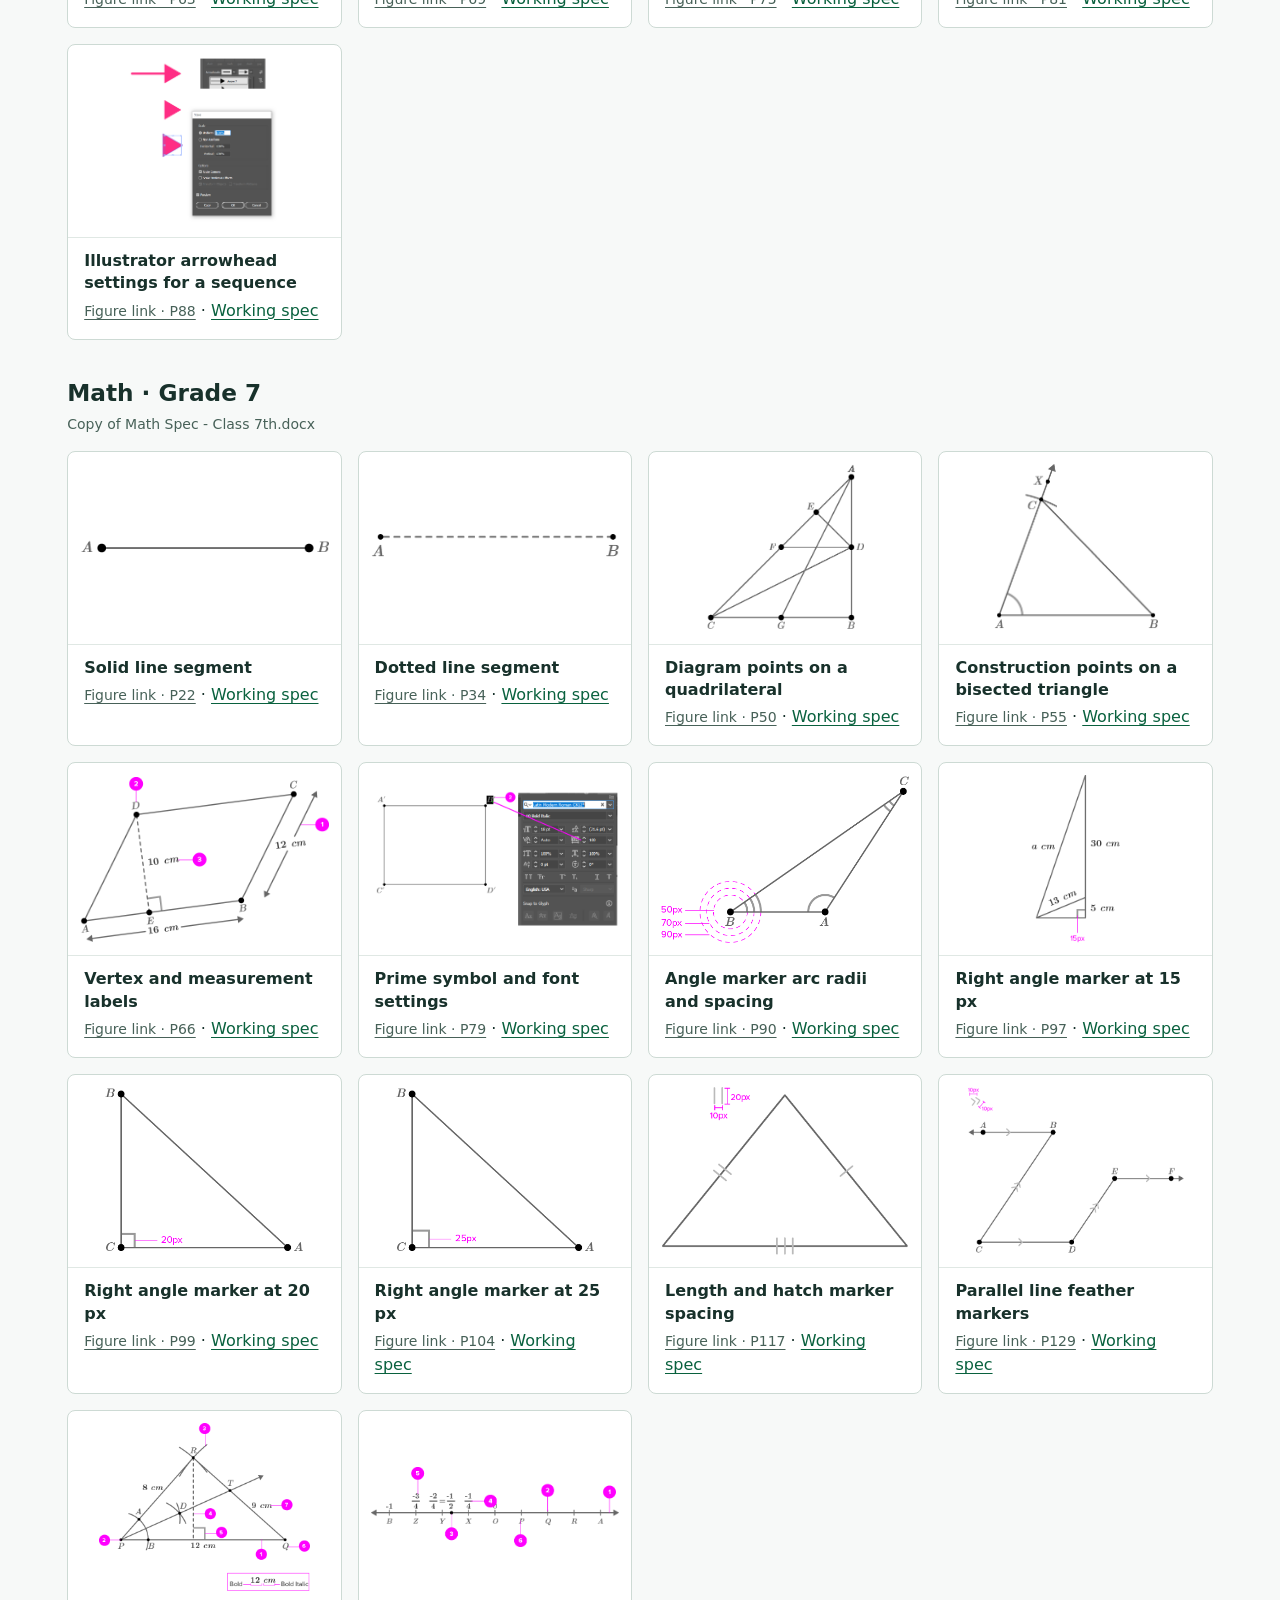
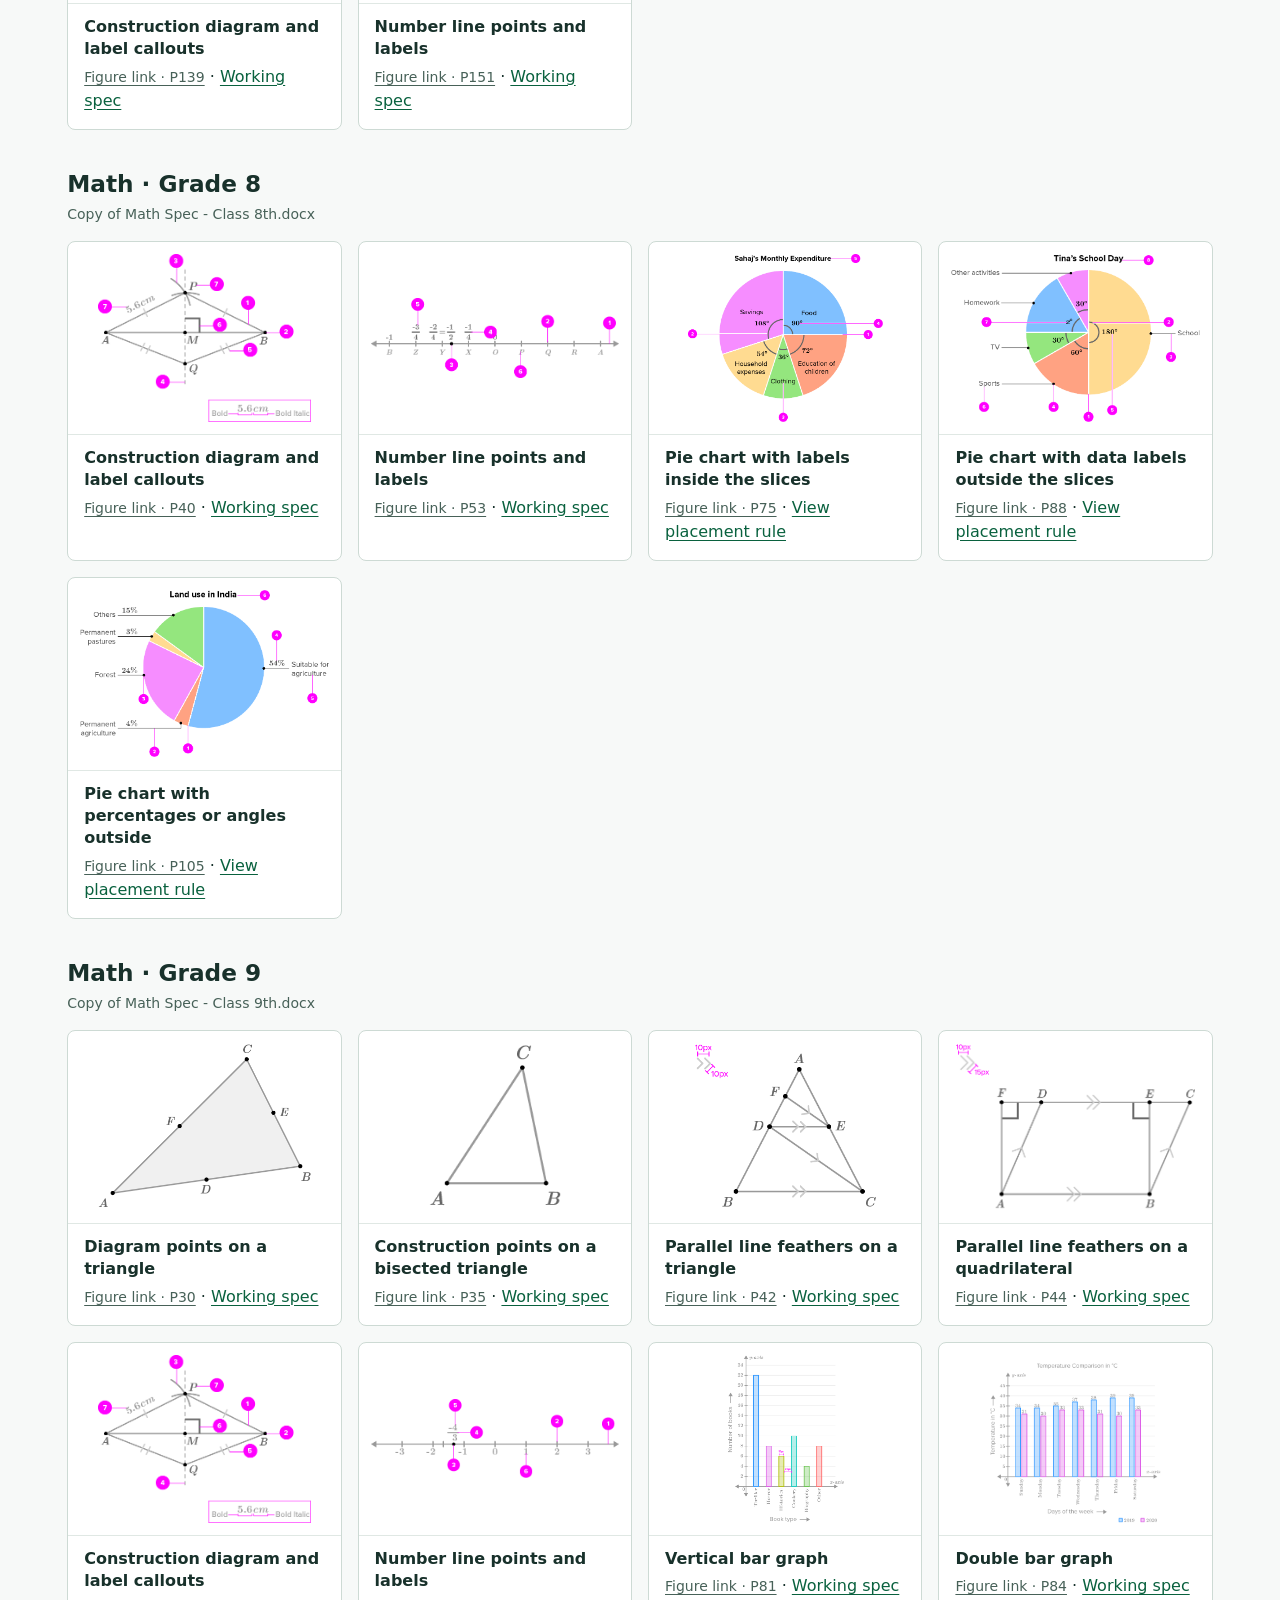
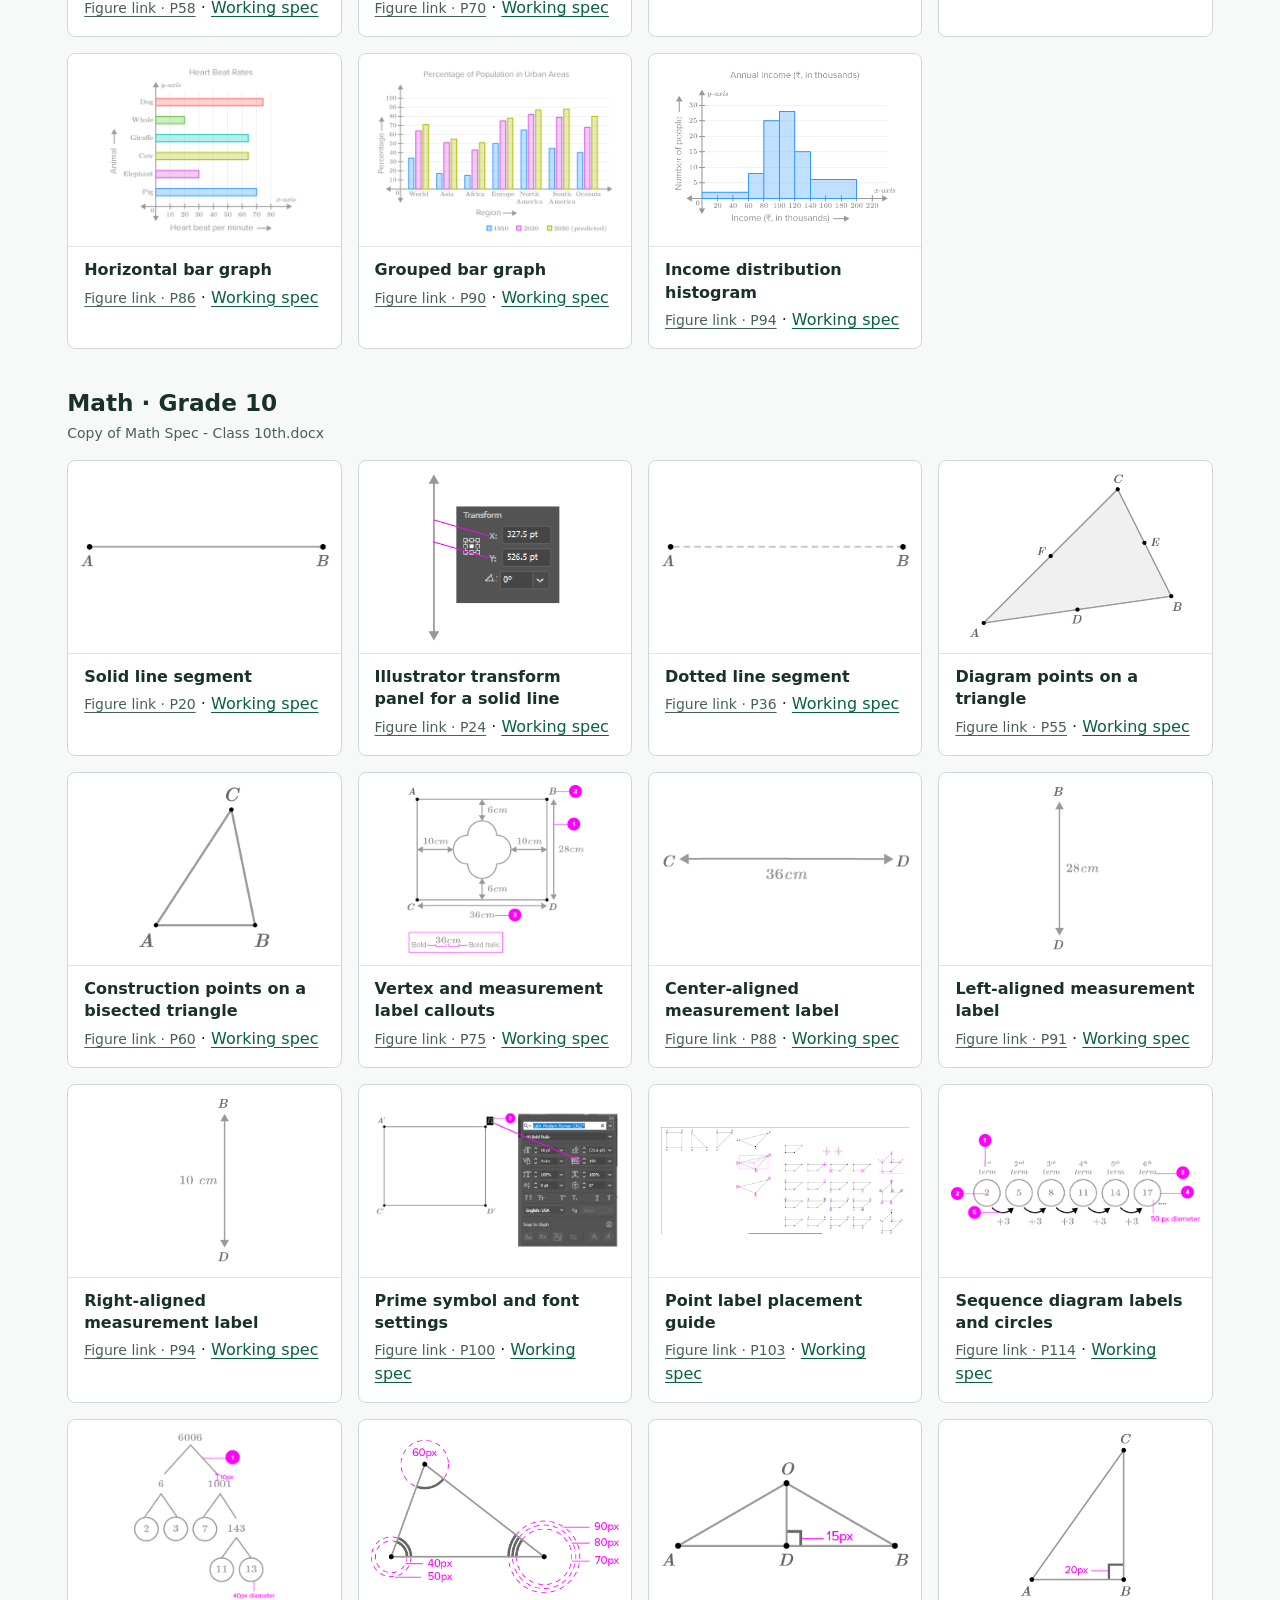
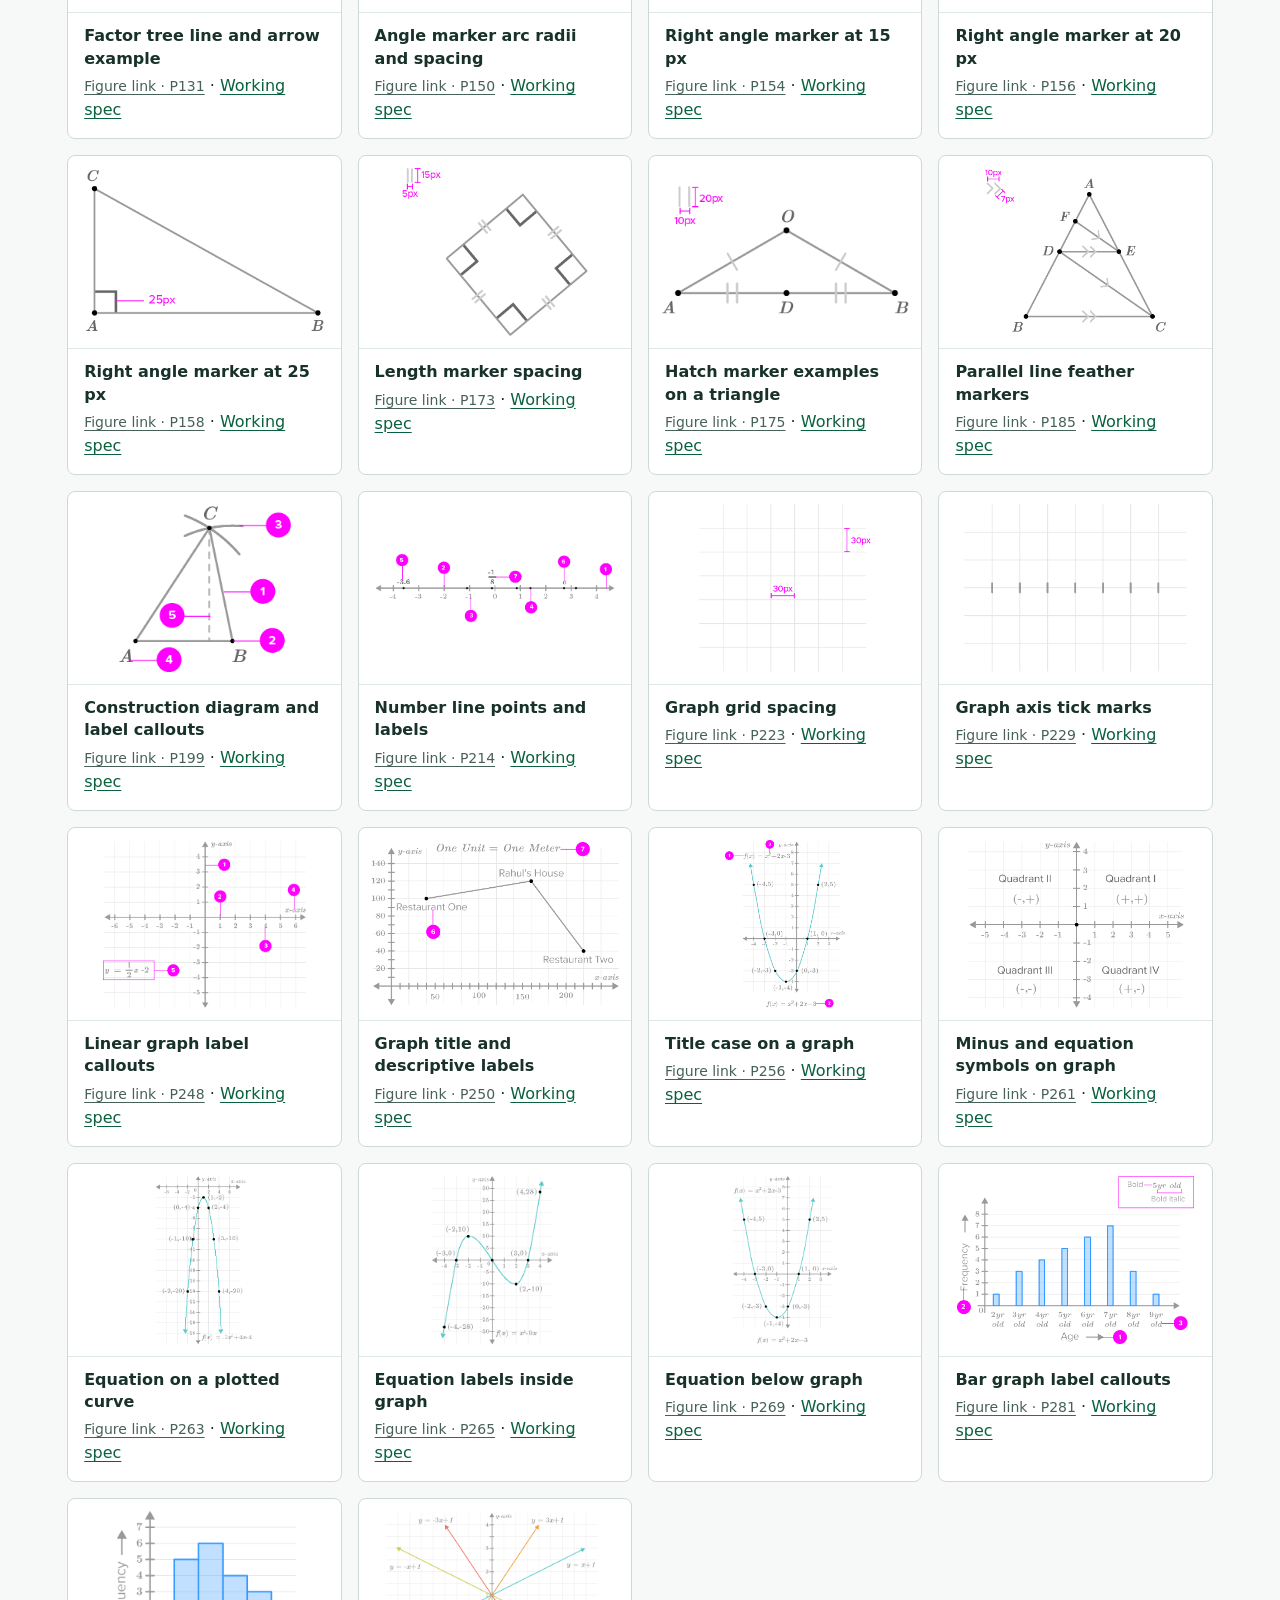
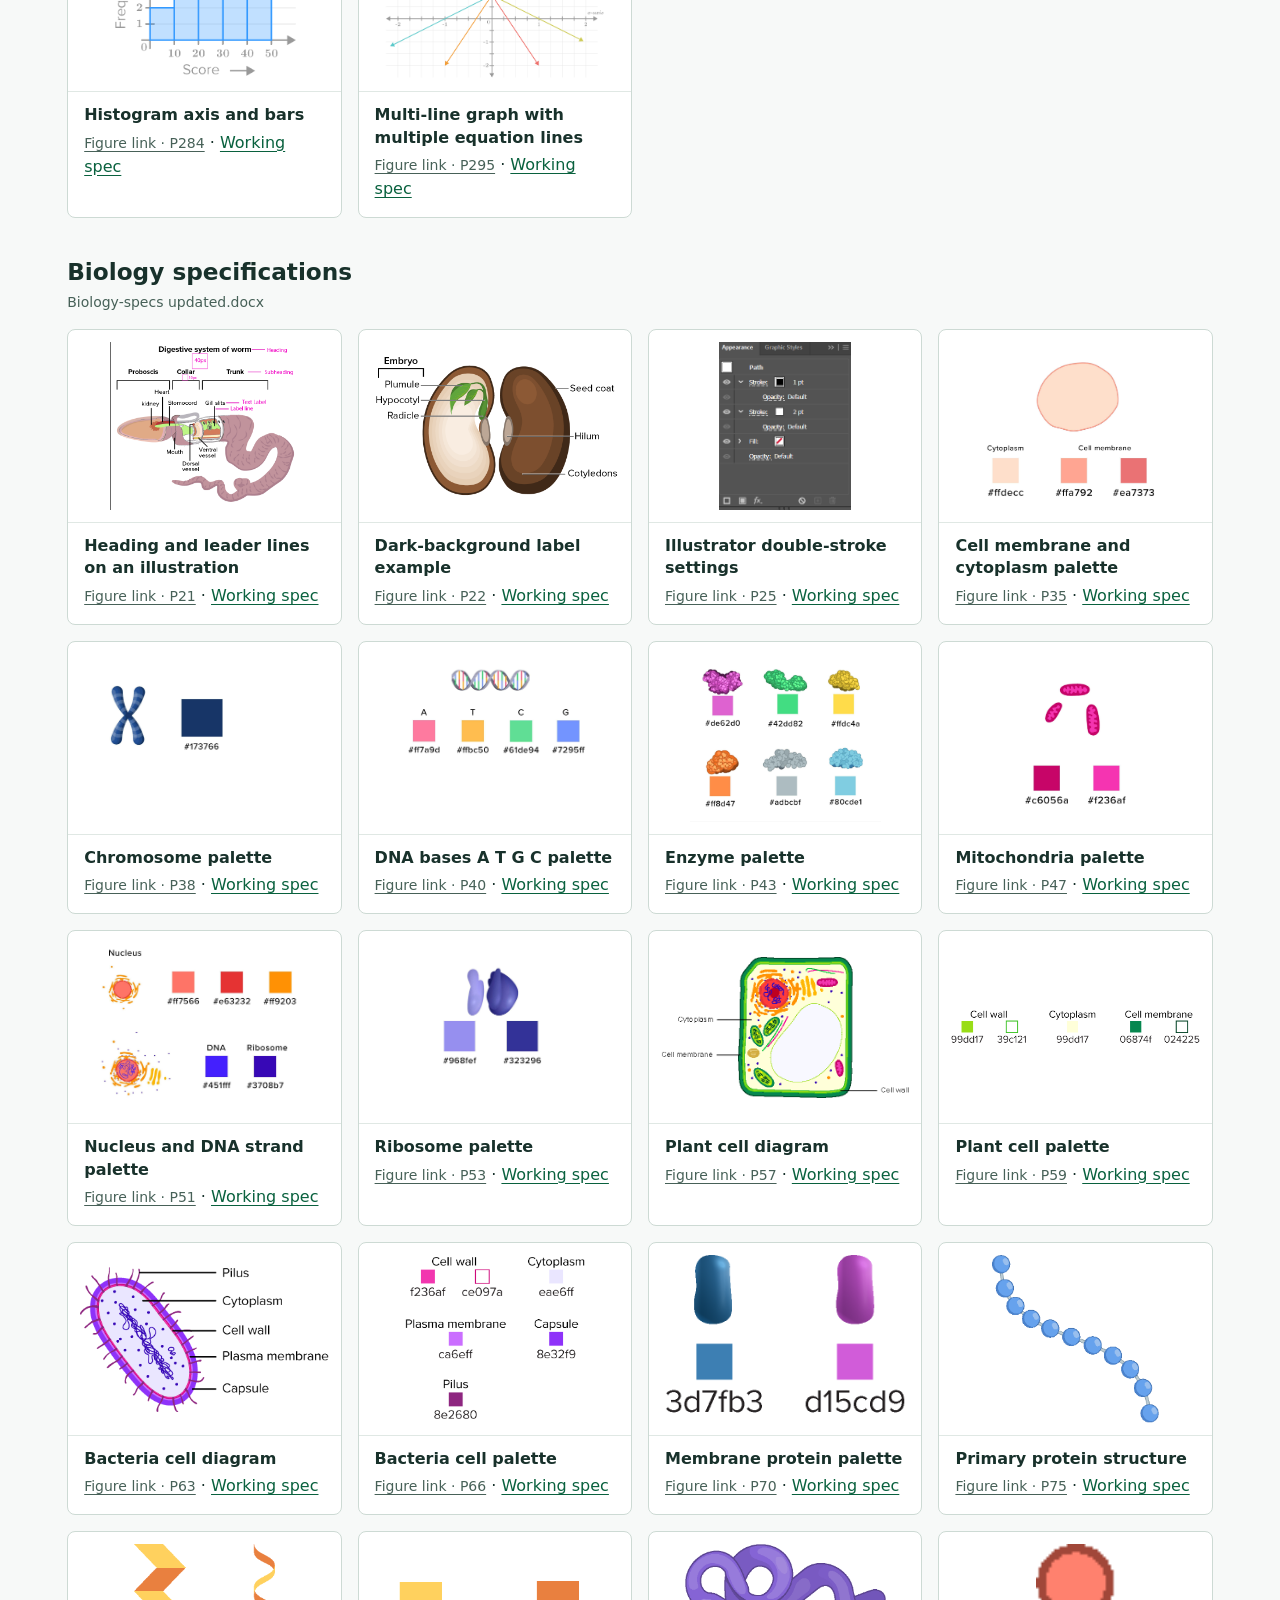
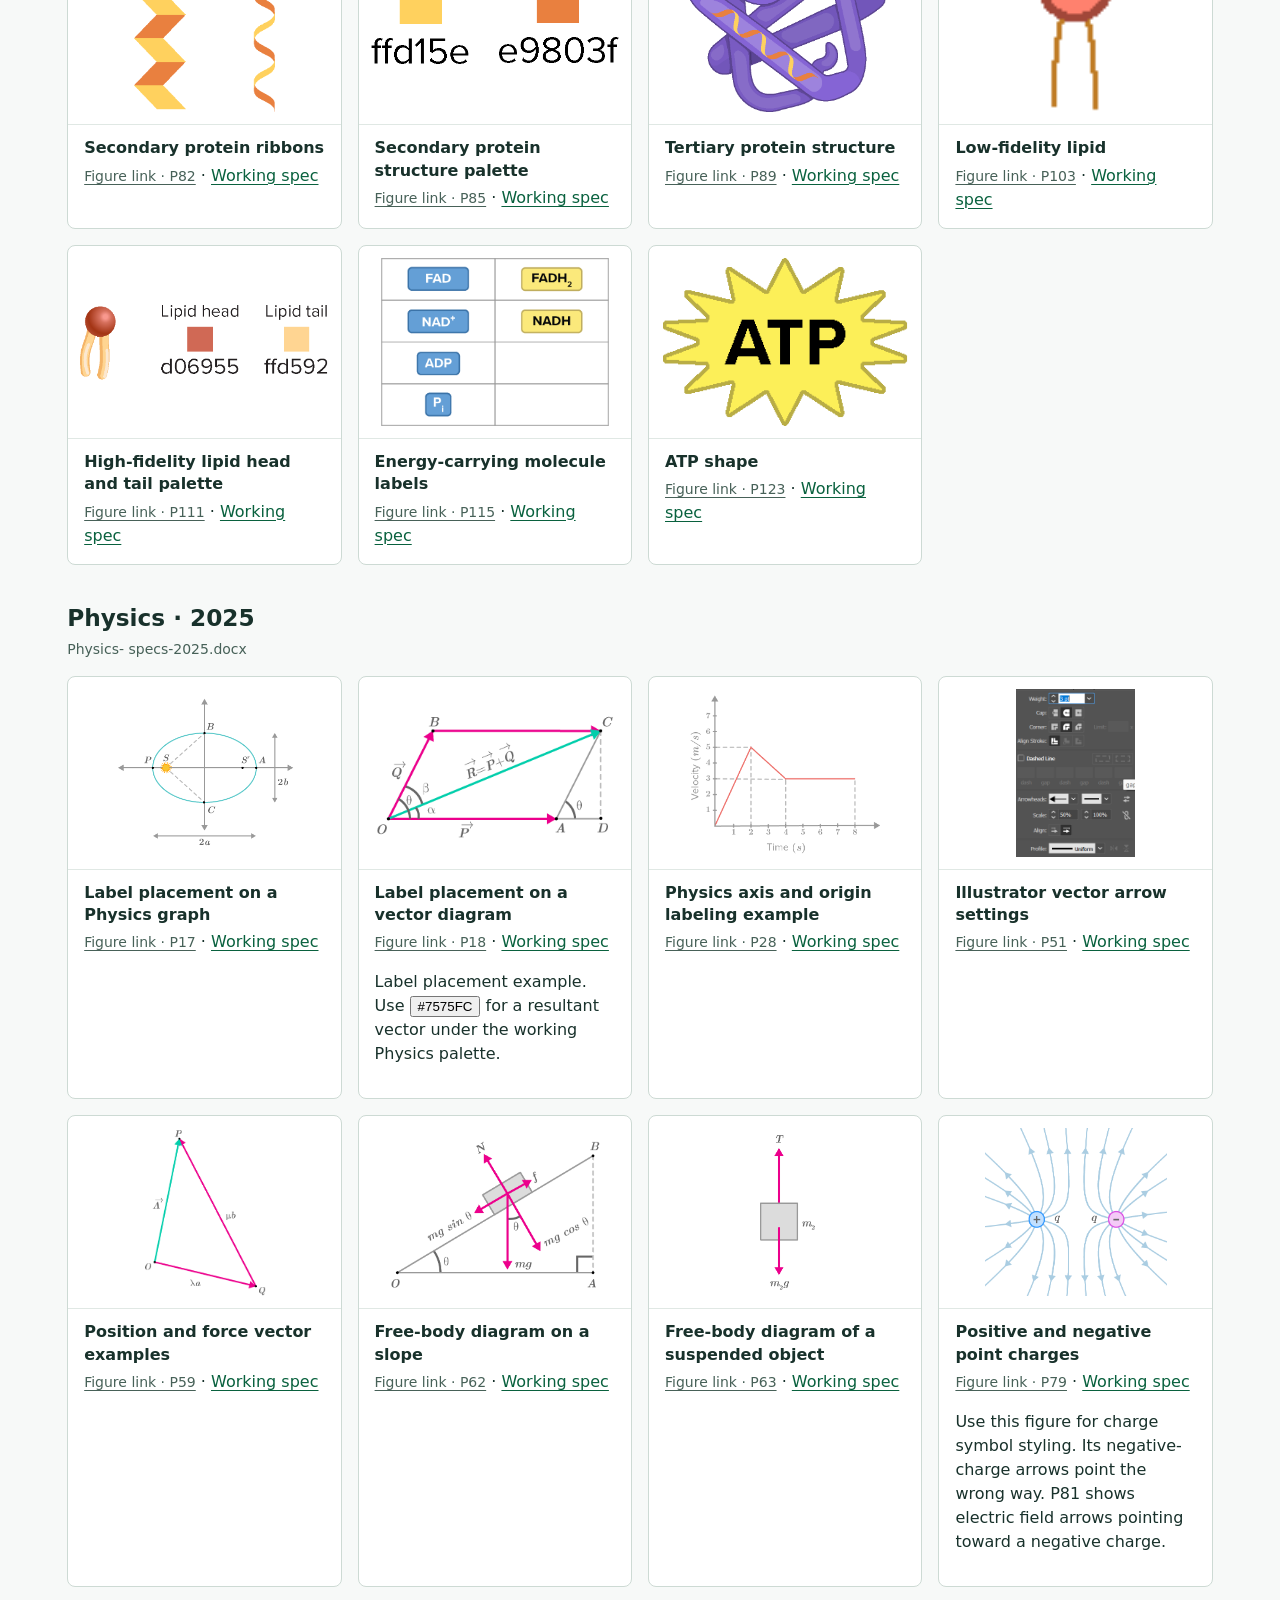
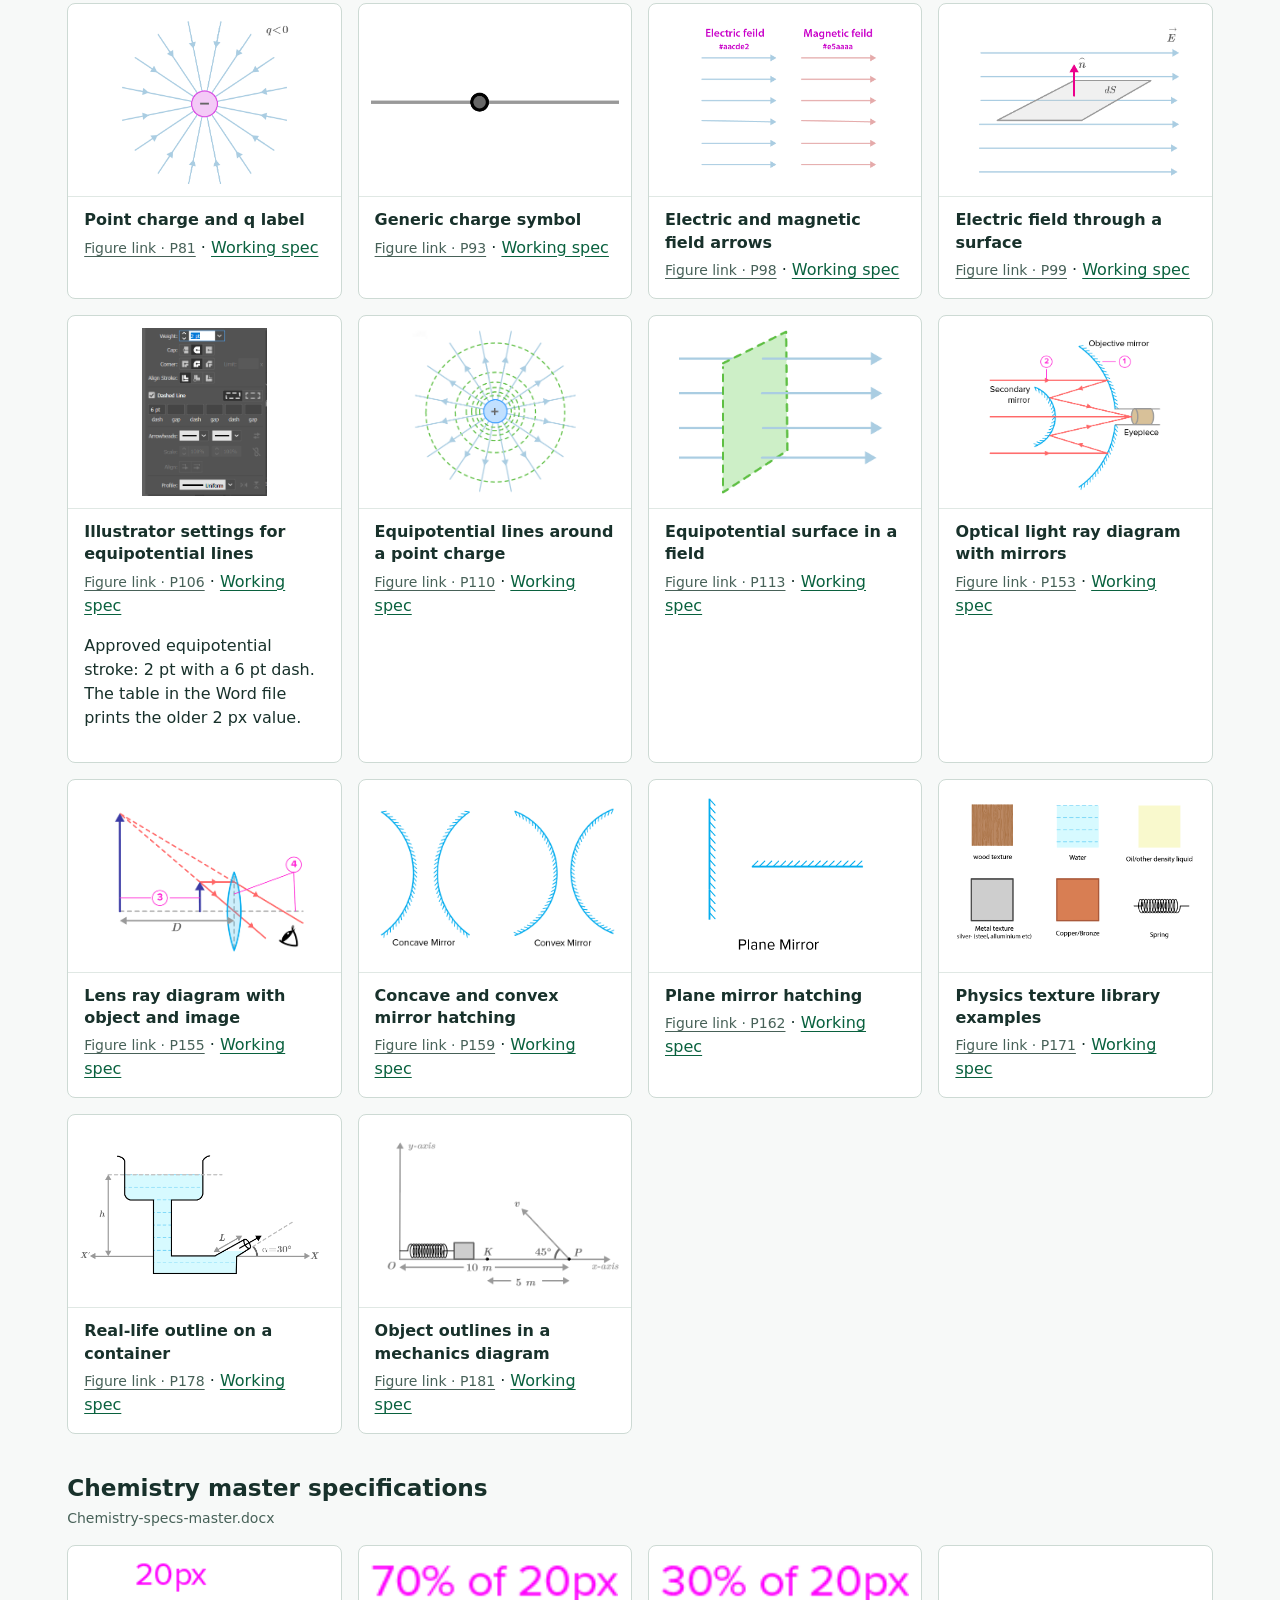
<file: source-images/index.html>
<!doctype html>
<html lang="en">
<head>
  <meta charset="utf-8">
  <meta name="viewport" content="width=device-width, initial-scale=1">
  <title>Source images · CK-12 Diagram Style Guide</title>
  <link rel="stylesheet" href="gallery.css">
  <script src="gallery.js?v=figure-return-links" defer></script>
<script defer src="../contribute/copy.js"></script></head>
<body>
  <main>
    <a href="../">← Diagram Style Guide</a>
    <h1>Source images</h1>
    <p>Original figures and Illustrator screenshots from the CK-12 specification documents. Open an image to inspect its annotations at full resolution. Use its figure link when reviewing a spec.</p>
    <form id="filters" role="search">
      <label>Search images<input type="search" id="query" placeholder="e.g. grade 8 pie chart" autocomplete="off"></label>
      <label>Subject<select id="subject"><option value="">All subjects</option></select></label>
    </form>
    <p id="status" role="status" aria-live="polite">Loading source images…</p>
    <div id="documents"></div>
    <noscript>Enable JavaScript to browse the image catalog.</noscript>
  </main>
  <template id="figure-template">
    <figure>
      <a class="original"><img loading="lazy" decoding="async"></a>
      <figcaption><h3></h3><a class="permalink"></a></figcaption>
    </figure>
  </template>
</body>
</html>
</file>
<file: math-review/review.css>
:root { font: 16px/1.5 "DM Sans", system-ui, sans-serif; color:#19332b; background:#fff; }
* { box-sizing:border-box; }
body { margin:0; }
main { max-width:94rem; margin:auto; padding:clamp(1rem,3vw,3rem); }
a { color:#09613e; text-underline-offset:.18em; }
h1 { font-size:clamp(2rem,4vw,3rem); line-height:1.1; margin-bottom:1rem; }
h2 { margin:2.5rem 0 .55rem; line-height:1.2; }
p { max-width:80ch; margin:.45rem 0 .85rem; }
article { border-left:3px solid #cfaa64; padding:.3rem 1.1rem; margin:1rem 0; }
article h3 { margin:0; }
nav.contents { display:flex; flex-wrap:wrap; gap:.4rem 1rem; margin:1rem 0; }
.scroll { overflow-x:auto; max-height:70vh; }
table { border-collapse:separate; border-spacing:0; min-width:64rem; width:100%; font-size:.87rem; }
th, td { padding:.55rem .65rem; text-align:left; vertical-align:top; border-bottom:1px solid #d4dfda; }
thead th { position:sticky; top:0; background:#e7f1ec; z-index:2; }
tbody th { min-width:11rem; position:sticky; left:0; background:#f3f7f4; }
small { display:block; color:#4d6157; font-size:.78rem; }
.muted { color:#626e66; }
.ref, .refs, .issues { font-size:.88rem; }
.issues a { margin-right:.7rem; }
details { padding:.65rem 0; }
summary { color:#17553d; font-weight:600; cursor:pointer; }
label { display:grid; gap:.3rem; max-width:35rem; }
input { font:inherit; padding:.55rem .75rem; border:1px solid #839b8e; border-radius:.3rem; }
.figures { display:grid; grid-template-columns:repeat(auto-fill,minmax(min(13rem,100%),1fr)); gap:1rem; margin-top:1rem; }
figure { margin:0; border:1px solid #d4dfda; padding:.6rem; }
img { width:100%; height:9rem; object-fit:contain; }
.passage { display:flex; gap:1rem; padding:.35rem 0; border-bottom:1px solid #e3ece6; overflow-wrap:anywhere; }
.passage b { min-width:4.3rem; }
:target { scroll-margin-top:1rem; }
.passage:target,article:target { background:#fff5d7; }
li { margin:.4rem 0; }
</file>
<file: contribute/form.css>
:root{font:16px/1.5 "DM Sans",system-ui,sans-serif;color:#19322a;background:#f7f9f8}
*{box-sizing:border-box}body{margin:0}main{max-width:52rem;margin:auto;padding:clamp(1.1rem,4vw,3.5rem)}a,.plain{color:#075c3b}h1{font-size:clamp(2rem,5vw,2.8rem);letter-spacing:-.035em;line-height:1.1;margin:1.6rem 0 .5rem}header p{margin:0 0 2rem;color:#496356}
fieldset,#preview{min-width:0;margin:1rem 0 1.4rem;padding:1.05rem 1.3rem 1.35rem;border:1px solid #c8d6cf;border-radius:.65rem;background:#fff}legend,h2{font-weight:650;font-size:1.2rem}legend{padding:0 .4rem}label{display:flex;flex-direction:column;gap:.3rem;font-weight:600;font-size:.91rem;margin:.65rem 0}.pair,.field-heading,.buttons,.prop-row{display:flex;align-items:center;gap:.8rem;flex-wrap:wrap}.pair label,.prop-row label{flex:1 1 11rem;min-width:0}.field-heading{justify-content:space-between;margin-top:1rem}.prop-row{padding-bottom:.4rem;border-bottom:1px solid #e3eae6}.prop-row button{align-self:center;margin-top:1.2rem}
input,textarea,select,button{font:inherit}input,textarea,select{width:100%;padding:.55rem .65rem;border:1px solid #91a79a;border-radius:.35rem;background:#fff;color:#173c2b}button{cursor:pointer}.primary,.plain{border-radius:.4rem;padding:.55rem .85rem;font-weight:650}.primary{background:#08623e;color:white;border:1px solid #08623e}.plain{border:1px solid #bdcec4;background:white}.hint,small{color:#4e6559;font-weight:400;font-size:.85rem}.error{color:#972d27}.chip{display:inline-flex;gap:.35rem;margin:.15rem .4rem .15rem 0;align-items:center}.chip button{border:0;color:#075c3b;background:transparent}a:focus-visible,button:focus-visible,input:focus-visible,select:focus-visible,textarea:focus-visible{outline:3px solid #197e55;outline-offset:2px}
#preview-body{overflow-wrap:anywhere}table{border-collapse:collapse;width:100%;margin:.8rem 0}td,th{padding:.45rem;text-align:left;border-bottom:1px solid #dce6df}td:first-child{width:45%}.palette{display:flex;gap:.4rem;flex-wrap:wrap}.swatch{display:grid;gap:.2rem;font:12px/1.4 ui-monospace,monospace}.swatch i{width:3.8rem;height:1.65rem;border:1px solid #52665c;border-radius:.2rem}.swatch.changed{font-weight:bold;outline:2px solid #08623e;outline-offset:2px}.evidence{max-width:100%;max-height:17rem;object-fit:contain}.buttons{margin-top:1rem}[hidden]{display:none!important}@media(max-width:520px){fieldset,#preview{padding:.7rem}.prop-row{gap:.4rem}.prop-row label{flex-basis:100%}.prop-row button{margin:0}}

.property-picker{display:flex;gap:12px;flex-basis:100%}.property-picker label{flex:1}
</file>
<file: contribute/property-groups.css>
.property-groups{display:grid;gap:24px}.property-group{margin:0!important;padding:20px!important;border:1px solid #cbd6d1!important;border-radius:8px;background:#fff;min-width:0}.property-group legend{font-size:18px;font-weight:650}.property-group label,.group-add label{display:grid!important;gap:6px!important;font-size:14px!important;font-weight:500}.property-group input,.property-group select,.group-add select{width:100%;min-width:0;min-height:42px;border:1px solid #a5b6ad;border-radius:5px;padding:8px 10px!important;font:inherit;background:#fff;color:#19322a;box-sizing:border-box}.group-fields{display:grid;grid-template-columns:repeat(2,minmax(0,1fr));gap:12px 20px;margin:16px 0}.group-fields label[hidden]{display:none!important}.group-add{display:flex;align-items:end;flex-wrap:wrap;gap:12px;margin-top:20px}.group-add label{flex:1;min-width:180px}.group-add button,.property-group button{min-height:42px;background:#fff;border:1px solid #a5b6ad;border-radius:5px;padding:8px 14px;cursor:pointer}.group-hint{font-size:14px;color:#53675d;line-height:1.6}.property-group :focus-visible,.group-add :focus-visible{outline:3px solid #197e55;outline-offset:2px}@media(max-width:600px){.group-fields{grid-template-columns:1fr}.property-group{padding:14px!important}}

.draft-bar{padding:14px 16px;background:#f2f7f4;border:1px solid #ccdcd2;border-radius:6px;font-size:14px;line-height:1.6}.draft-bar button{margin:10px 10px 0 0;padding:8px 12px;min-height:40px}.editor-preview{margin-top:24px;padding:20px;border:2px solid #008545;border-radius:8px;background:white;scroll-margin-top:70px;overflow-wrap:anywhere}.editor-preview table{width:100%;border-collapse:collapse;margin:16px 0}.editor-preview td,.editor-preview th{text-align:left;border-bottom:1px solid #dce6df;padding:10px;vertical-align:top}.editor-preview img{max-width:100%;max-height:220px;width:auto;height:auto}.editor-preview h2,.editor-preview h3{margin-bottom:12px}
</file>
<file: source-images/gallery.css>
:root { font: 16px/1.5 "DM Sans", system-ui, sans-serif; color: #18312b; background: #f7f9f8; }
* { box-sizing: border-box; }
body { margin: 0; }
main { max-width: 78rem; margin: auto; padding: clamp(1rem, 4vw, 3.5rem); }
a { color: #09613e; text-underline-offset: .18em; }
a:focus-visible, input:focus-visible, select:focus-visible { outline: 3px solid #176c50; outline-offset: 3px; }
h1 { margin: 1.25rem 0 .4rem; font-size: clamp(2rem, 5vw, 3.25rem); line-height: 1.12; }
main > p { max-width: 48rem; }
form { display: flex; flex-wrap: wrap; gap: 1rem; margin: 1.6rem 0 .6rem; }
label { display: grid; gap: .25rem; font-size: .9rem; font-weight: 600; }
label:first-child { flex: 1 1 18rem; max-width: 34rem; }
input, select { border: 1px solid #8da49b; background: white; border-radius: .4rem; padding: .6rem .8rem; font: inherit; color: inherit; }
#status, .source, .permalink { color: #476158; font-size: .875rem; }
section { margin: 2.3rem 0; }
h2 { margin: 0; font-size: 1.45rem; }
.source { margin: .15rem 0 1rem; overflow-wrap: anywhere; }
.grid { display: grid; grid-template-columns: repeat(auto-fill, minmax(min(100%, 16rem), 1fr)); gap: 1rem; }
figure { margin: 0; border: 1px solid #cddad4; background: white; border-radius: .5rem; overflow: hidden; scroll-margin: 1rem; }
figure:target { outline: 3px solid #16764e; }
.original { display: flex; align-items: center; justify-content: center; padding: .75rem; height: 12rem; cursor: zoom-in; }
.original:focus-visible { outline-offset: -4px; }
img { display: block; width: 100%; height: 100%; object-fit: contain; }
figcaption { border-top: 1px solid #e0e8e4; padding: .75rem 1rem 1rem; }
h3 { margin: 0 0 .25rem; font-size: 1rem; line-height: 1.4; }
</file>
